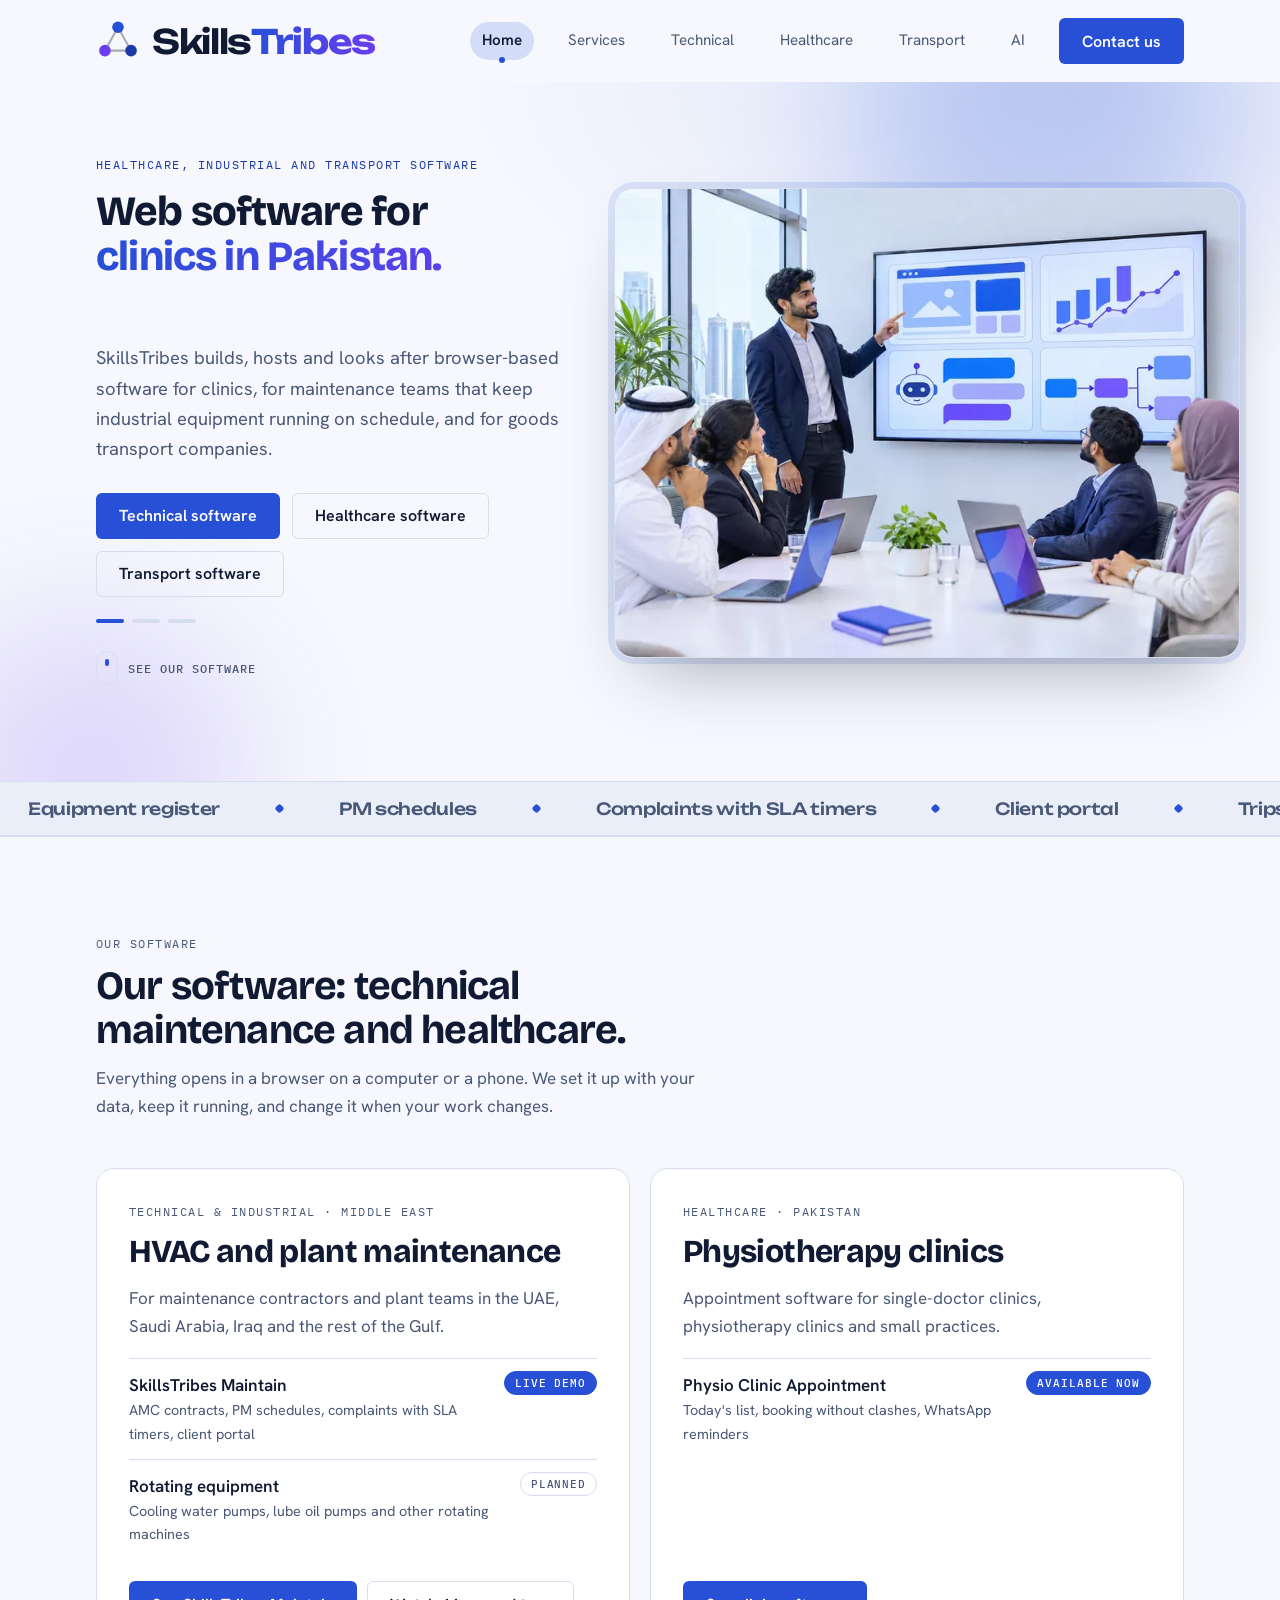
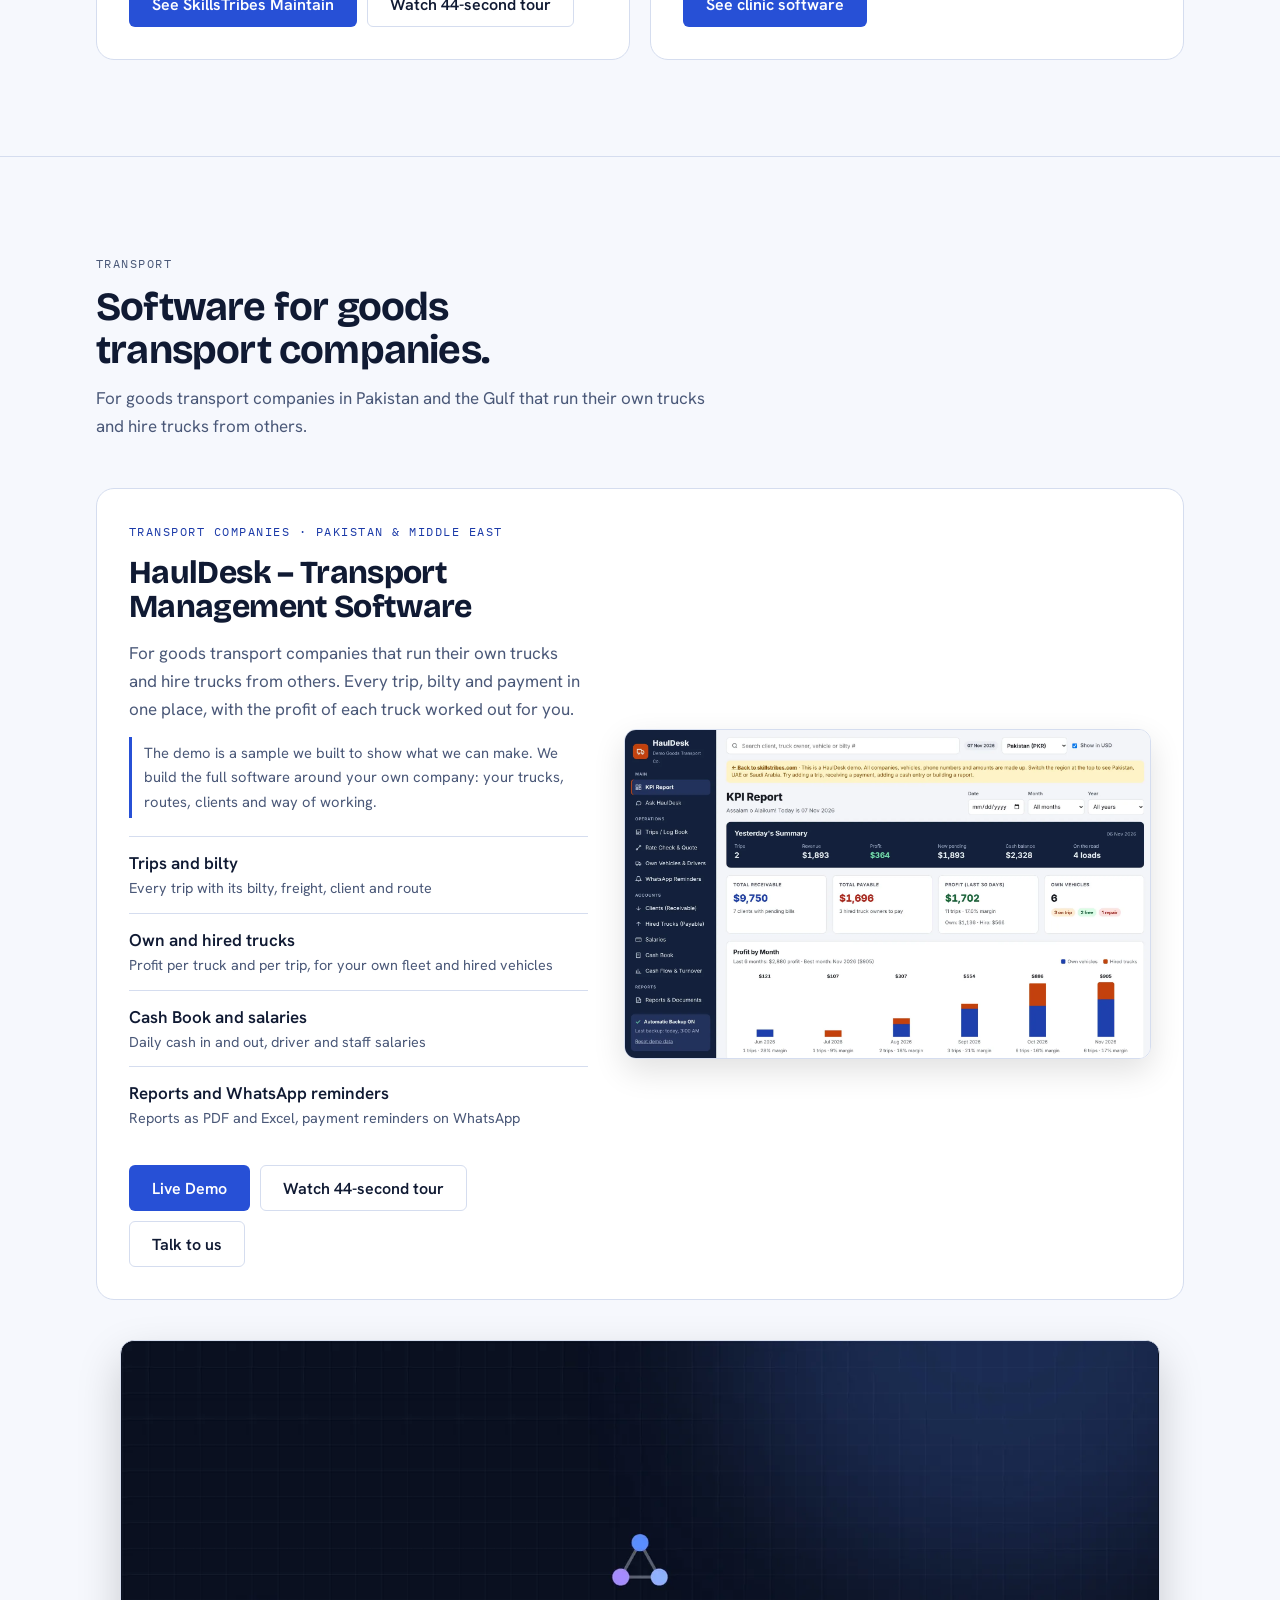
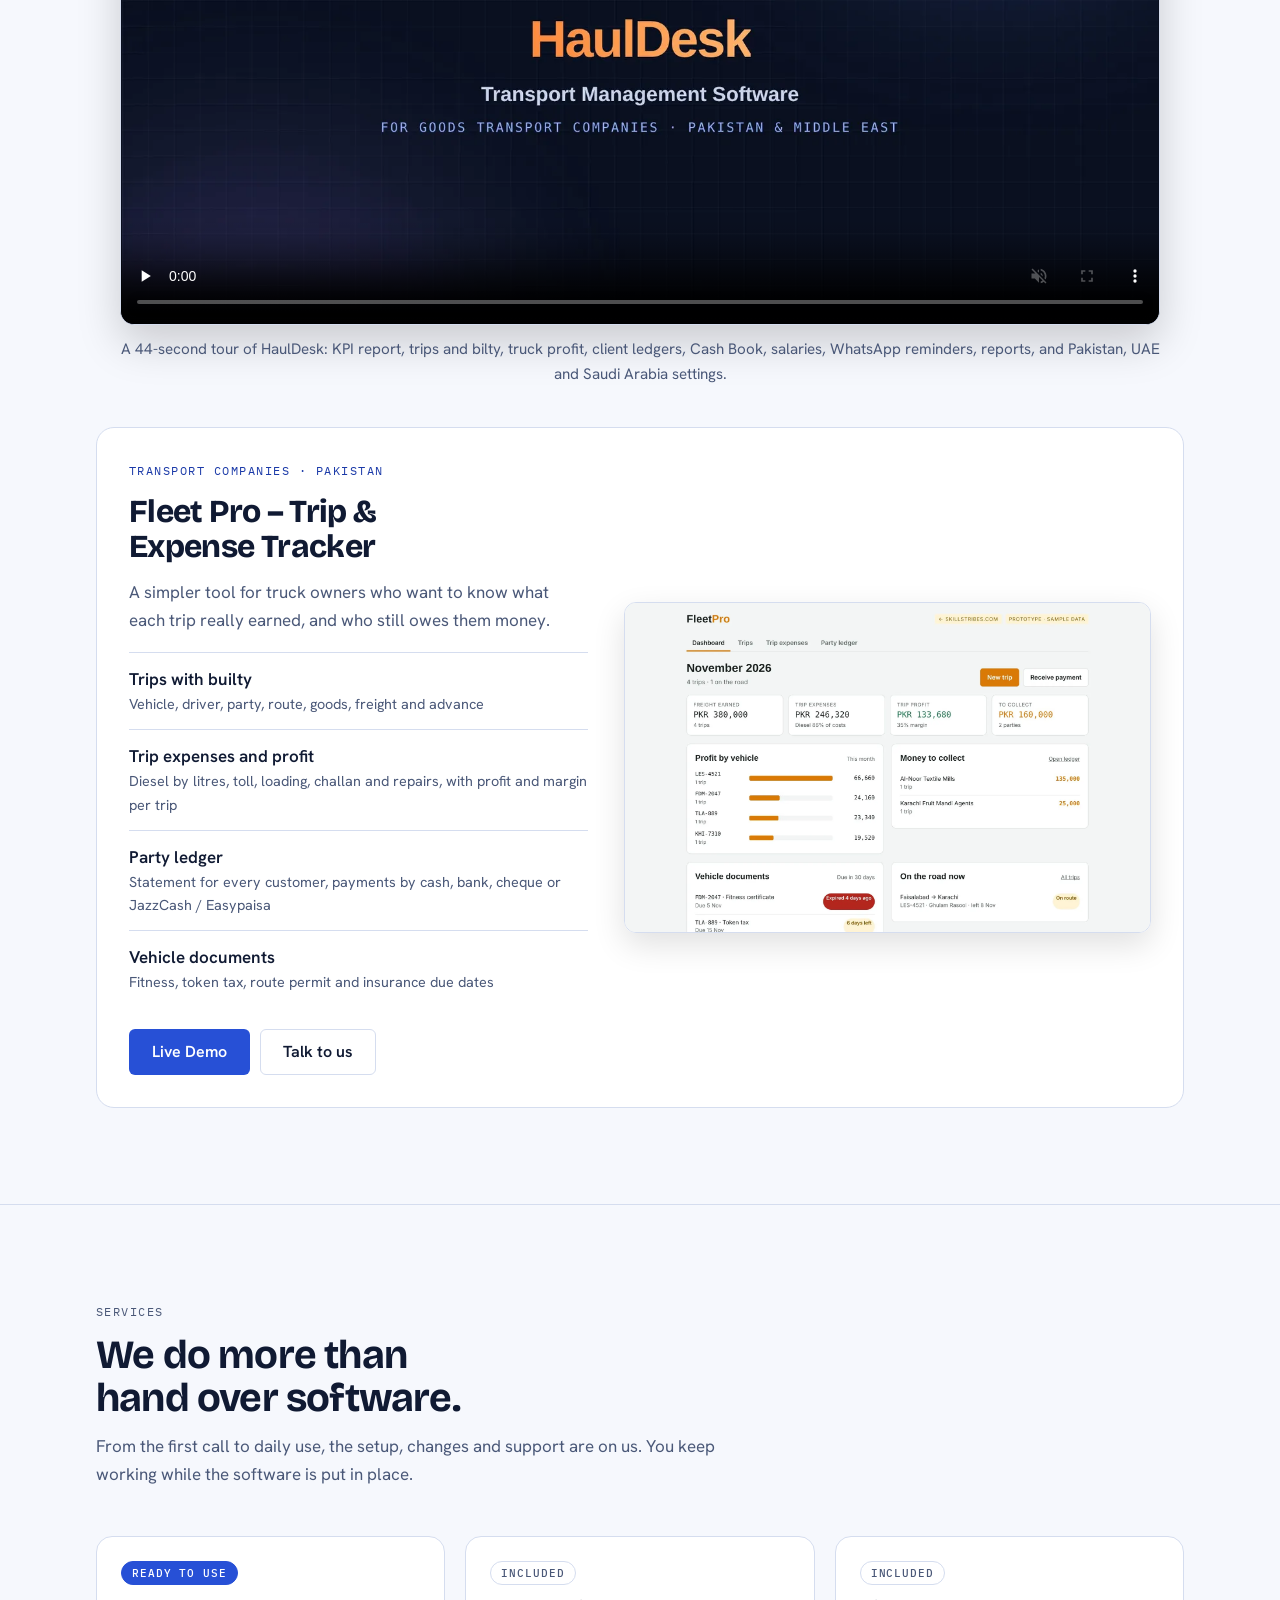
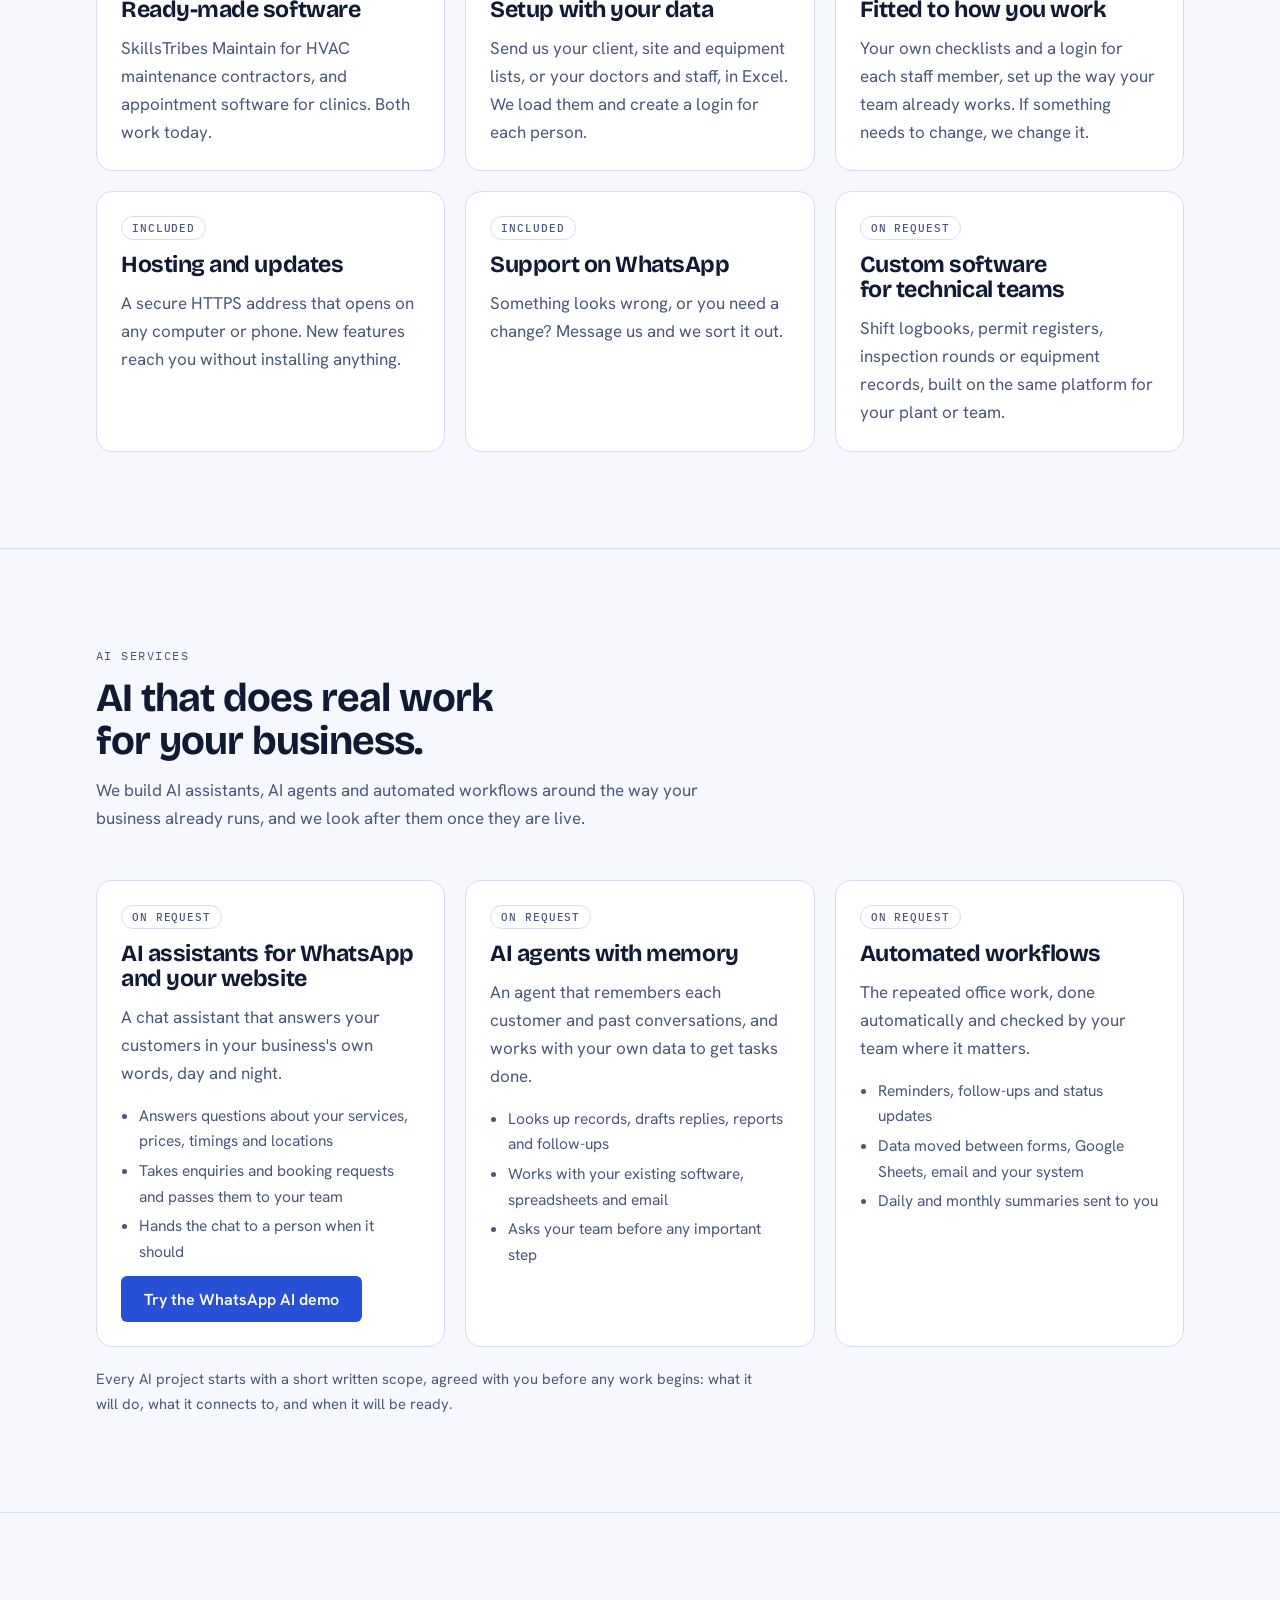
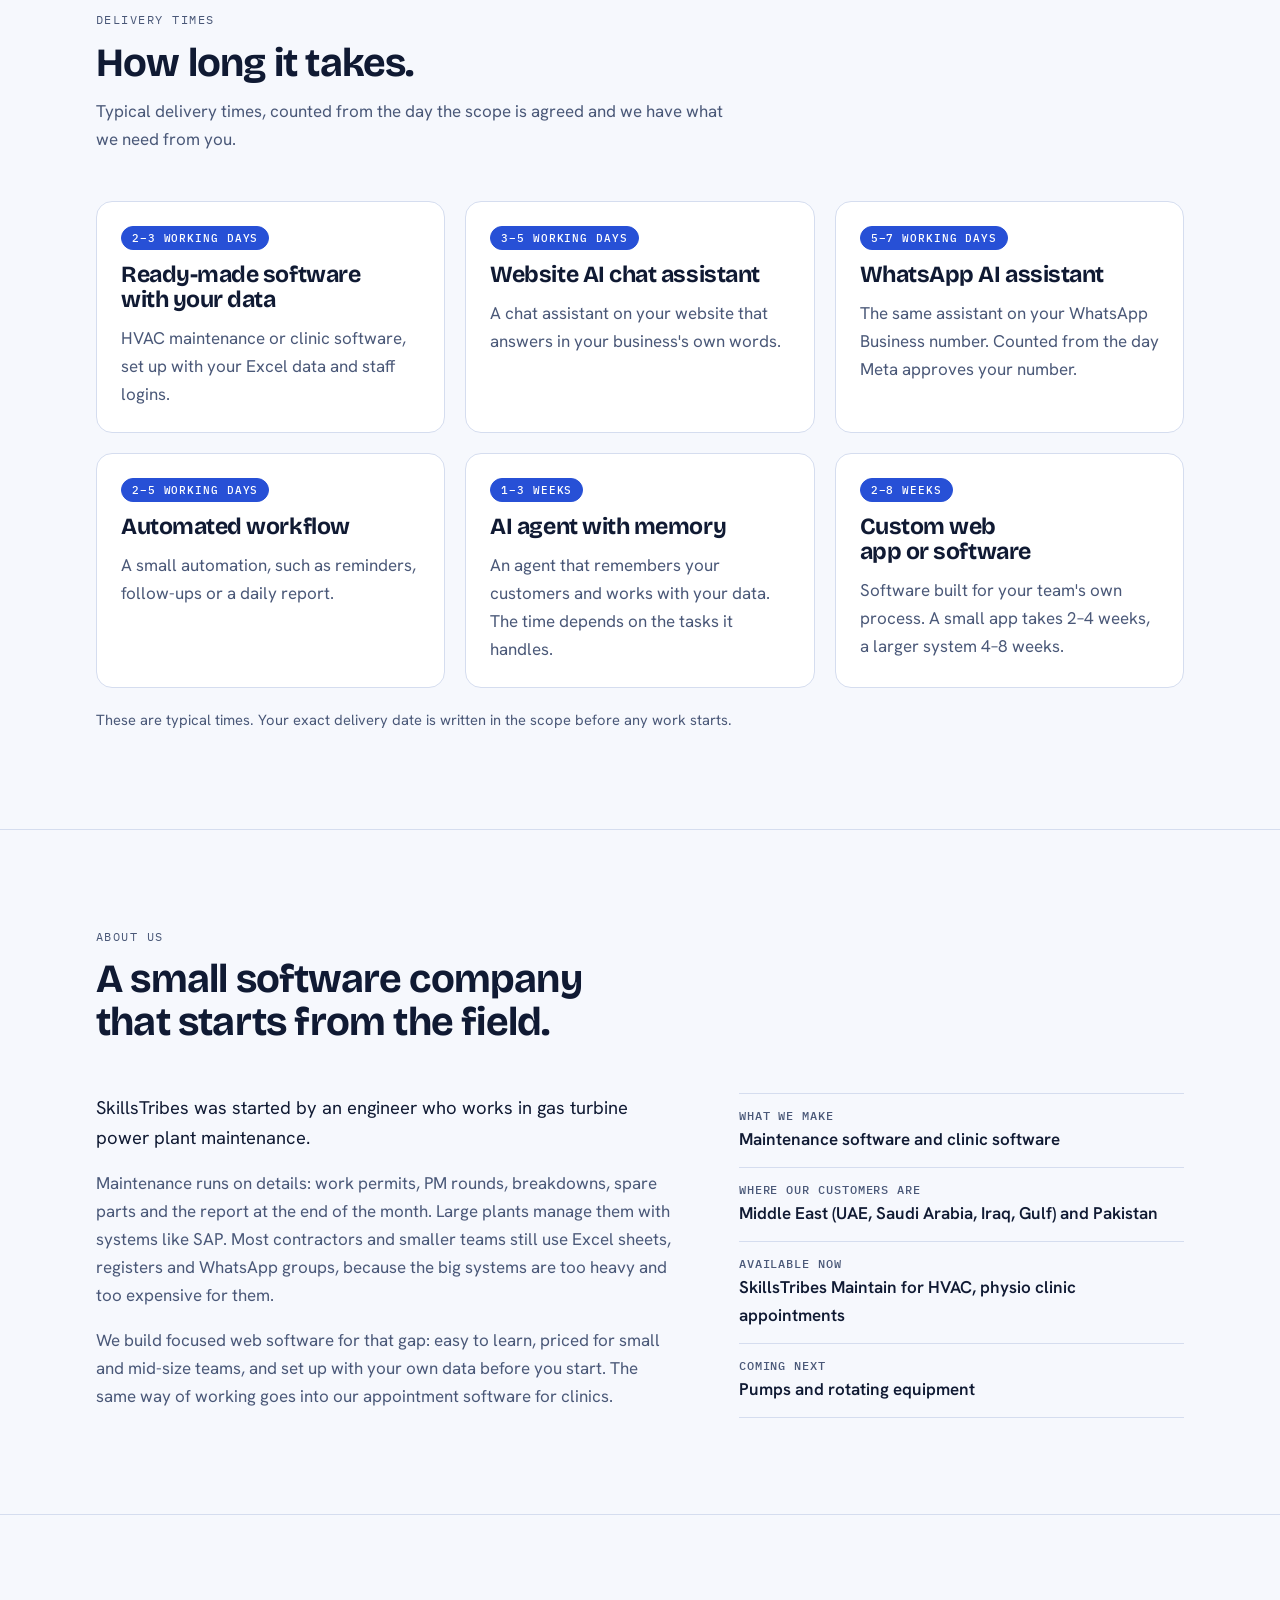
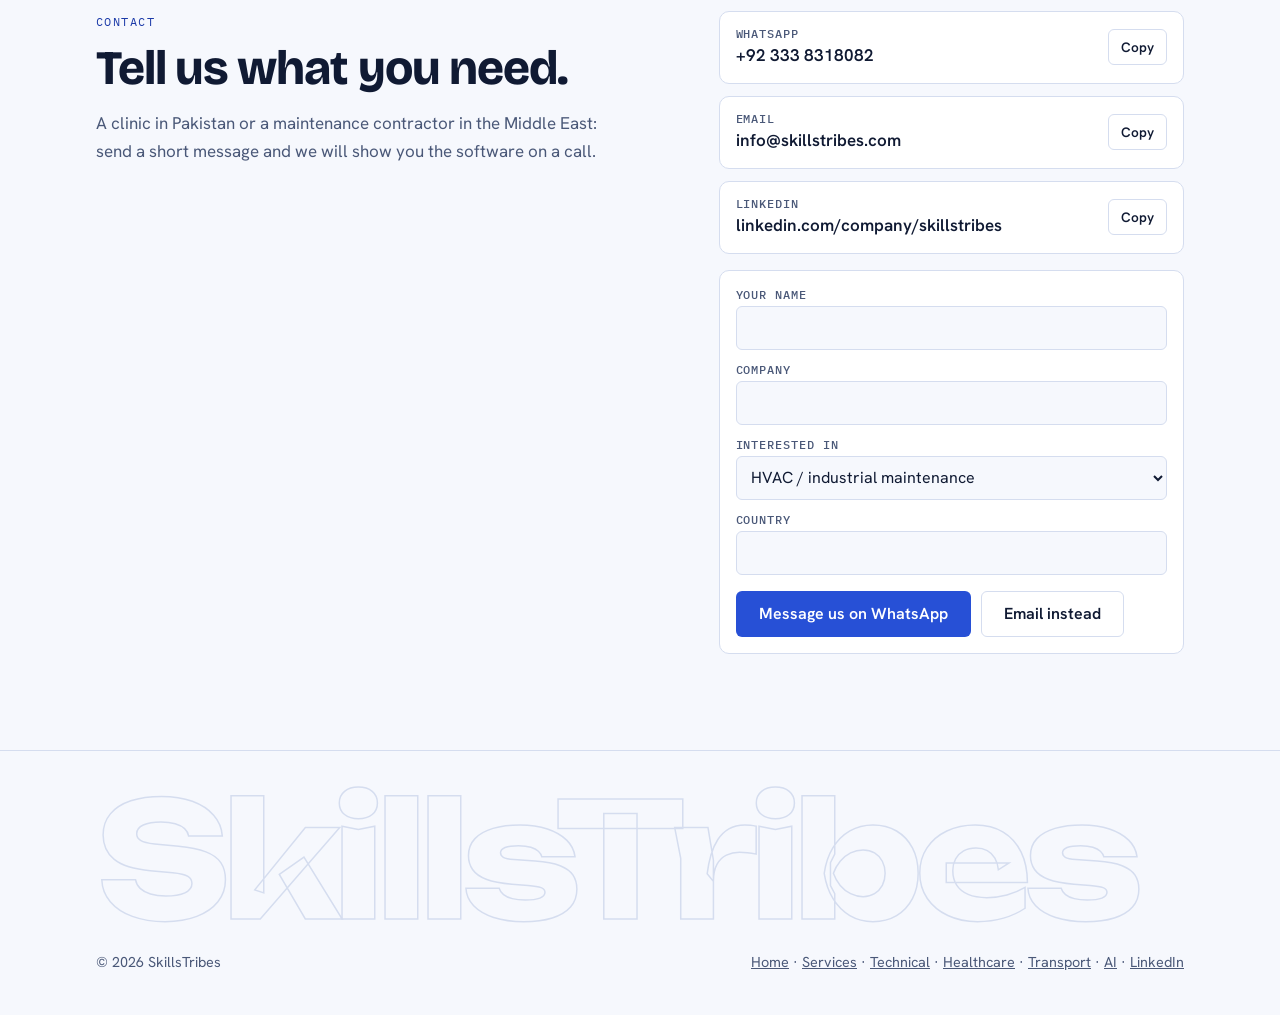
<file: index.html>
<!doctype html>
<html lang="en">
<head>
<meta charset="utf-8">
<meta name="viewport" content="width=device-width, initial-scale=1, viewport-fit=cover">
<title>SkillsTribes | HVAC Maintenance Software and Clinic Software</title>
<meta name="description" content="Maintenance management software (CMMS) for HVAC and industrial contractors in the UAE, Saudi Arabia, Iraq and the Gulf, and appointment software for physiotherapy clinics in Pakistan.">
<meta name="keywords" content="HVAC maintenance software, maintenance management software, CMMS Middle East, AMC software UAE, technical software, industrial maintenance software, clinic appointment software Pakistan, SkillsTribes">
<meta name="robots" content="index, follow, max-image-preview:large">
<meta name="theme-color" content="#0a1020">
<link rel="canonical" href="https://skillstribes.com/">
<link rel="icon" href="data:image/svg+xml,%3Csvg xmlns='http://www.w3.org/2000/svg' viewBox='0 0 32 32'%3E%3Crect width='32' height='32' rx='8' fill='%230a1020'/%3E%3Ccircle cx='16' cy='8' r='4.2' fill='%235b8cff'/%3E%3Ccircle cx='8' cy='23' r='4.2' fill='%23a58bff'/%3E%3Ccircle cx='24' cy='23' r='4.2' fill='%238fb0ff'/%3E%3C/svg%3E">
<meta property="og:type" content="website">
<meta property="og:site_name" content="SkillsTribes">
<meta property="og:title" content="SkillsTribes | HVAC Maintenance Software and Clinic Software">
<meta property="og:description" content="Web software for clinics in Pakistan and for HVAC and industrial maintenance contractors across the Middle East.">
<meta property="og:url" content="https://skillstribes.com/">
<meta name="twitter:card" content="summary">
<script type="application/ld+json">{"@context": "https://schema.org", "@graph": [{"@type": "Organization", "@id": "https://skillstribes.com/#org", "name": "SkillsTribes", "url": "https://skillstribes.com/", "email": "info@skillstribes.com", "sameAs": ["https://www.linkedin.com/company/skillstribes/"], "description": "We build, host and look after web software for physiotherapy clinics in Pakistan, and maintenance software for HVAC and industrial contractors in the Middle East, and transport management software for goods transport companies. We also build AI assistants for WhatsApp and websites, AI agents with memory, and automated workflows.", "areaServed": [{"@type": "Country", "name": "Pakistan"}, {"@type": "Place", "name": "Middle East"}]}, {"@type": "WebSite", "@id": "https://skillstribes.com/#site", "url": "https://skillstribes.com/", "name": "SkillsTribes", "inLanguage": "en", "publisher": {"@id": "https://skillstribes.com/#org"}}]}</script>
<link rel="preconnect" href="https://fonts.googleapis.com">
<link rel="preconnect" href="https://fonts.gstatic.com" crossorigin>
<link rel="stylesheet" href="https://fonts.googleapis.com/css2?family=Bricolage+Grotesque:opsz,wght@12..96,500..800&family=Hanken+Grotesk:wght@400..700&family=IBM+Plex+Mono:wght@400;500&family=Unbounded:wght@500..700&display=swap">
<link rel="stylesheet" href="/assets/site.css?v=20261120c">
</head>
<body>
<header>
  <div class="wrap">
    <a class="brand" href="/" aria-label="SkillsTribes home"><svg class="logo" viewBox="0 0 32 32" width="44" height="44" aria-hidden="true"><g class="orbit"><path d="M16 6 L6.5 23 L25.5 23 Z"/><circle class="c1" cx="16" cy="6" r="4.2"/><circle class="c2" cx="6.5" cy="23" r="4.2"/><circle class="c3" cx="25.5" cy="23" r="4.2"/></g></svg><span>Skills<b>Tribes</b></span></a>
    <nav aria-label="Main">
      <a class="nav-link on" href="/" aria-current="page">Home</a>
      <a class="nav-link" href="#services">Services</a>
      <a class="nav-link" href="/hvac/">Technical</a>
      <a class="nav-link" href="/clinics/">Healthcare</a>
      <a class="nav-link" href="#transport">Transport</a>
      <a class="nav-link" href="#ai">AI</a>
      <a class="btn btn-gold" href="#contact">Contact us</a>
    </nav>
  </div>
</header>

<main id="top">
  <section class="hero">
    <div class="orbs" aria-hidden="true"><i></i><i></i></div>
    <div class="wrap">
      <div class="hero-grid">
        <div class="hero-copy">
        <p class="eyebrow rise">Healthcare, industrial and transport software</p>
        <h1 class="rise d1" style="max-width: 18em;"><span class="vh">Web software for clinics in Pakistan, maintenance teams across the Middle East, and goods transport companies.</span><span aria-hidden="true">Web software for<br><span class="rotator"><span class="grad on">clinics in Pakistan.</span><span class="grad">maintenance teams across the Middle East.</span><span class="grad">goods transport companies.</span></span></span></h1>
        <p class="lead rise d2">SkillsTribes builds, hosts and looks after browser-based software for clinics, for maintenance teams that keep industrial equipment running on schedule, and for goods transport companies.</p>
        <div class="cta-row rise d3">
          <a class="btn btn-gold" href="/hvac/">Technical software</a>
          <a class="btn btn-line" href="/clinics/">Healthcare software</a>
          <a class="btn btn-line" href="#transport">Transport software</a>
        </div>
        <div class="slide-dots rise d3" aria-hidden="true"><button type="button" tabindex="-1" class="on"></button><button type="button" tabindex="-1"></button><button type="button" tabindex="-1"></button></div>
        <a class="scroll-cue rise d3" href="#divisions"><i aria-hidden="true"></i>See our software</a>
        </div>
        <figure class="hero-art hero-photo rise d2">
          <picture>
            <source type="image/webp" srcset="/assets/img/hero-meeting-760.webp 760w, /assets/img/hero-meeting-1200.webp 1200w" sizes="(max-width: 900px) 92vw, 560px">
            <img src="/assets/img/hero-meeting-1200.jpg" srcset="/assets/img/hero-meeting-760.jpg 760w, /assets/img/hero-meeting-1200.jpg 1200w" sizes="(max-width: 900px) 92vw, 560px" width="1200" height="900" alt="A team meeting where a presenter explains a website, a web app dashboard, an AI chat assistant and an automated workflow on a large screen" fetchpriority="high" decoding="async">
          </picture>
        </figure>
      </div>
    </div>
  </section>

  <div class="marquee feats" aria-hidden="true"><div class="track"><span>Equipment register</span><span>PM schedules</span><span>Complaints with SLA timers</span><span>Client portal</span><span>Trips and bilty</span><span>Truck profit</span><span>Cash Book</span><span>Salaries</span><span>Physio clinic appointments</span><span>WhatsApp reminders</span><span>PDF and Excel reports</span><span>Equipment register</span><span>PM schedules</span><span>Complaints with SLA timers</span><span>Client portal</span><span>Trips and bilty</span><span>Truck profit</span><span>Cash Book</span><span>Salaries</span><span>Physio clinic appointments</span><span>WhatsApp reminders</span><span>PDF and Excel reports</span></div></div>

  <section id="divisions">
    <div class="wrap">
      <div class="sec-head">
        <p class="eyebrow">Our software</p>
        <h2>Our software: technical maintenance and healthcare.</h2>
        <p>Everything opens in a browser on a computer or a phone. We set it up with your data, keep it running, and change it when your work changes.</p>
      </div>
      <div class="divisions">
        <article class="division">
          <p class="eyebrow">Technical &amp; industrial · Middle East</p>
          <h3>HVAC and plant maintenance</h3>
          <p>For maintenance contractors and plant teams in the UAE, Saudi Arabia, Iraq and the rest of the Gulf.</p>
          <ul class="products">
            <li><div><b>SkillsTribes Maintain</b><span class="sub">AMC contracts, PM schedules, complaints with SLA timers, client portal</span></div><span class="badge now">Live demo</span></li>
            <li><div><b>Rotating equipment</b><span class="sub">Cooling water pumps, lube oil pumps and other rotating machines</span></div><span class="badge">Planned</span></li>
          </ul>
          <div class="go"><a class="btn btn-gold" href="/hvac/">See SkillsTribes Maintain</a> <a class="btn btn-line" href="/hvac/#tour">Watch 44-second tour</a></div>
        </article>
        <article class="division">
          <p class="eyebrow">Healthcare · Pakistan</p>
          <h3>Physiotherapy clinics</h3>
          <p>Appointment software for single-doctor clinics, physiotherapy clinics and small practices.</p>
          <ul class="products">
            <li><div><b>Physio Clinic Appointment</b><span class="sub">Today's list, booking without clashes, WhatsApp reminders</span></div><span class="badge now">Available now</span></li>
          </ul>
          <div class="go"><a class="btn btn-gold" href="/clinics/">See clinic software</a></div>
        </article>
      </div>
    </div>
  </section>

  <section id="transport">
    <div class="wrap">
      <div class="sec-head">
        <p class="eyebrow">Transport</p>
        <h2>Software for goods transport companies.</h2>
        <p>For goods transport companies in Pakistan and the Gulf that run their own trucks and hire trucks from others.</p>
      </div>
      <div class="divisions">
    <article class="division haul" id="hauldesk">
      <div class="haul-text">
        <p class="eyebrow">Transport companies · Pakistan &amp; Middle East</p>
        <h3>HaulDesk – Transport Management Software</h3>
        <p>For goods transport companies that run their own trucks and hire trucks from others. Every trip, bilty and payment in one place, with the profit of each truck worked out for you.</p>
        <p class="haul-note">The demo is a sample we built to show what we can make. We build the full software around your own company: your trucks, routes, clients and way of working.</p>
        <ul class="products">
          <li><div><b>Trips and bilty</b><span class="sub">Every trip with its bilty, freight, client and route</span></div></li>
          <li><div><b>Own and hired trucks</b><span class="sub">Profit per truck and per trip, for your own fleet and hired vehicles</span></div></li>
          <li><div><b>Cash Book and salaries</b><span class="sub">Daily cash in and out, driver and staff salaries</span></div></li>
          <li><div><b>Reports and WhatsApp reminders</b><span class="sub">Reports as PDF and Excel, payment reminders on WhatsApp</span></div></li>
        </ul>
        <div class="go"><a class="btn btn-gold" href="/hauldesk/demo/" target="_blank" rel="noopener">Live Demo</a> <a class="btn btn-line" href="#hauldesk-tour">Watch 44-second tour</a> <a class="btn btn-line" href="/#contact">Talk to us</a></div>
      </div>
      <a class="haul-shot" href="/hauldesk/demo/" target="_blank" rel="noopener"><img src="/hauldesk/dashboard.webp" width="1800" height="1125" alt="HaulDesk dashboard with trips, truck profit and cash figures" loading="lazy"></a>
    </article>
      </div>
      <div class="tour" id="hauldesk-tour" style="margin-top: clamp(24px, 4vw, 40px); margin-bottom: 0;">
        <video controls muted playsinline preload="none" poster="/hauldesk/tour-poster.webp" width="1920" height="1080">
          <source src="/hauldesk/tour.mp4" type="video/mp4">
        </video>
        <p class="tour-cap">A 44-second tour of HaulDesk: KPI report, trips and bilty, truck profit, client ledgers, Cash Book, salaries, WhatsApp reminders, reports, and Pakistan, UAE and Saudi Arabia settings.</p>
      </div>
      <div class="divisions" style="margin-top: clamp(24px, 4vw, 40px);">
        <article class="division haul" id="fleetpro">
          <div class="haul-text">
            <p class="eyebrow">Transport companies · Pakistan</p>
            <h3>Fleet Pro – Trip &amp; Expense Tracker</h3>
            <p>A simpler tool for truck owners who want to know what each trip really earned, and who still owes them money.</p>
            <ul class="products">
              <li><div><b>Trips with builty</b><span class="sub">Vehicle, driver, party, route, goods, freight and advance</span></div></li>
              <li><div><b>Trip expenses and profit</b><span class="sub">Diesel by litres, toll, loading, challan and repairs, with profit and margin per trip</span></div></li>
              <li><div><b>Party ledger</b><span class="sub">Statement for every customer, payments by cash, bank, cheque or JazzCash / Easypaisa</span></div></li>
              <li><div><b>Vehicle documents</b><span class="sub">Fitness, token tax, route permit and insurance due dates</span></div></li>
            </ul>
            <div class="go"><a class="btn btn-gold" href="/fleetpro/demo/" target="_blank" rel="noopener">Live Demo</a> <a class="btn btn-line" href="/#contact">Talk to us</a></div>
          </div>
          <a class="haul-shot" href="/fleetpro/demo/" target="_blank" rel="noopener"><img src="/fleetpro/dashboard.webp" width="1800" height="1125" alt="Fleet Pro dashboard with freight, trip expenses, profit by vehicle and money to collect" loading="lazy"></a>
        </article>
      </div>
    </div>
  </section>

  <section id="services">
    <div class="wrap">
      <div class="sec-head">
        <p class="eyebrow">Services</p>
        <h2>We do more than hand over software.</h2>
        <p>From the first call to daily use, the setup, changes and support are on us. You keep working while the software is put in place.</p>
      </div>
      <div class="svc-grid svc-3">
        <article class="svc">
          <span class="badge now">Ready to use</span>
          <h3>Ready-made software</h3>
          <p>SkillsTribes Maintain for HVAC maintenance contractors, and appointment software for clinics. Both work today.</p>
        </article>
        <article class="svc">
          <span class="badge">Included</span>
          <h3>Setup with your data</h3>
          <p>Send us your client, site and equipment lists, or your doctors and staff, in Excel. We load them and create a login for each person.</p>
        </article>
        <article class="svc">
          <span class="badge">Included</span>
          <h3>Fitted to how you work</h3>
          <p>Your own checklists and a login for each staff member, set up the way your team already works. If something needs to change, we change it.</p>
        </article>
        <article class="svc">
          <span class="badge">Included</span>
          <h3>Hosting and updates</h3>
          <p>A secure HTTPS address that opens on any computer or phone. New features reach you without installing anything.</p>
        </article>
        <article class="svc">
          <span class="badge">Included</span>
          <h3>Support on WhatsApp</h3>
          <p>Something looks wrong, or you need a change? Message us and we sort it out.</p>
        </article>
        <article class="svc">
          <span class="badge">On request</span>
          <h3>Custom software for technical teams</h3>
          <p>Shift logbooks, permit registers, inspection rounds or equipment records, built on the same platform for your plant or team.</p>
        </article>
      </div>
    </div>
  </section>

  <section id="ai">
    <div class="wrap">
      <div class="sec-head">
        <p class="eyebrow">AI services</p>
        <h2>AI that does real work for your business.</h2>
        <p>We build AI assistants, AI agents and automated workflows around the way your business already runs, and we look after them once they are live.</p>
      </div>
      <div class="svc-grid svc-3">
        <article class="svc">
          <span class="badge">On request</span>
          <h3>AI assistants for WhatsApp and your website</h3>
          <p>A chat assistant that answers your customers in your business's own words, day and night.</p>
          <ul>
            <li>Answers questions about your services, prices, timings and locations</li>
            <li>Takes enquiries and booking requests and passes them to your team</li>
            <li>Hands the chat to a person when it should</li>
          </ul>
          <div class="go"><a class="btn btn-gold" href="/whatsapp-ai/">Try the WhatsApp AI demo</a></div>
        </article>
        <article class="svc">
          <span class="badge">On request</span>
          <h3>AI agents with memory</h3>
          <p>An agent that remembers each customer and past conversations, and works with your own data to get tasks done.</p>
          <ul>
            <li>Looks up records, drafts replies, reports and follow-ups</li>
            <li>Works with your existing software, spreadsheets and email</li>
            <li>Asks your team before any important step</li>
          </ul>
        </article>
        <article class="svc">
          <span class="badge">On request</span>
          <h3>Automated workflows</h3>
          <p>The repeated office work, done automatically and checked by your team where it matters.</p>
          <ul>
            <li>Reminders, follow-ups and status updates</li>
            <li>Data moved between forms, Google Sheets, email and your system</li>
            <li>Daily and monthly summaries sent to you</li>
          </ul>
        </article>
      </div>
      <p class="svc-note">Every AI project starts with a short written scope, agreed with you before any work begins: what it will do, what it connects to, and when it will be ready.</p>
    </div>
  </section>

  <section id="delivery">
    <div class="wrap">
      <div class="sec-head">
        <p class="eyebrow">Delivery times</p>
        <h2>How long it takes.</h2>
        <p>Typical delivery times, counted from the day the scope is agreed and we have what we need from you.</p>
      </div>
      <div class="svc-grid svc-3">
        <article class="svc">
          <span class="badge now">2–3 working days</span>
          <h3>Ready-made software with your data</h3>
          <p>HVAC maintenance or clinic software, set up with your Excel data and staff logins.</p>
        </article>
        <article class="svc">
          <span class="badge now">3–5 working days</span>
          <h3>Website AI chat assistant</h3>
          <p>A chat assistant on your website that answers in your business's own words.</p>
        </article>
        <article class="svc">
          <span class="badge now">5–7 working days</span>
          <h3>WhatsApp AI assistant</h3>
          <p>The same assistant on your WhatsApp Business number. Counted from the day Meta approves your number.</p>
        </article>
        <article class="svc">
          <span class="badge now">2–5 working days</span>
          <h3>Automated workflow</h3>
          <p>A small automation, such as reminders, follow-ups or a daily report.</p>
        </article>
        <article class="svc">
          <span class="badge now">1–3 weeks</span>
          <h3>AI agent with memory</h3>
          <p>An agent that remembers your customers and works with your data. The time depends on the tasks it handles.</p>
        </article>
        <article class="svc">
          <span class="badge now">2–8 weeks</span>
          <h3>Custom web app or software</h3>
          <p>Software built for your team's own process. A small app takes 2–4 weeks, a larger system 4–8 weeks.</p>
        </article>
      </div>
      <p class="svc-note">These are typical times. Your exact delivery date is written in the scope before any work starts.</p>
    </div>
  </section>

  <section id="about">
    <div class="wrap">
      <div class="sec-head">
        <p class="eyebrow">About us</p>
        <h2>A small software company that starts from the field.</h2>
      </div>
      <div class="about">
        <div class="text">
          <p>SkillsTribes was started by an engineer who works in gas turbine power plant maintenance.</p>
          <p>Maintenance runs on details: work permits, PM rounds, breakdowns, spare parts and the report at the end of the month. Large plants manage them with systems like SAP. Most contractors and smaller teams still use Excel sheets, registers and WhatsApp groups, because the big systems are too heavy and too expensive for them.</p>
          <p>We build focused web software for that gap: easy to learn, priced for small and mid-size teams, and set up with your own data before you start. The same way of working goes into our appointment software for clinics.</p>
        </div>
        <ul class="facts">
          <li><small>What we make</small><b>Maintenance software and clinic software</b></li>
          <li><small>Where our customers are</small><b>Middle East (UAE, Saudi Arabia, Iraq, Gulf) and Pakistan</b></li>
          <li><small>Available now</small><b>SkillsTribes Maintain for HVAC, physio clinic appointments</b></li>
          <li><small>Coming next</small><b>Pumps and rotating equipment</b></li>
        </ul>
      </div>
    </div>
  </section>


  <section id="contact">
    <div class="wrap contact">
      <div>
        <p class="eyebrow">Contact</p>
        <h2 style="margin-top: 12px;">Tell us what you need.</h2>
        <p class="lead">A clinic in Pakistan or a maintenance contractor in the Middle East: send a short message and we will show you the software on a call.</p>
      </div>
      <div>
        <div class="reach" id="reach"></div>
        <form class="wa-form" id="wa-form" onsubmit="return false" data-intro="Hello SkillsTribes, I would like to know more about your software." data-subject="Software enquiry">
          <label for="c-name">Your name<input id="c-name" name="name" data-label="Name" autocomplete="name"></label>
          <label for="c-company">Company<input id="c-company" name="company" data-label="Company"></label>
          <label for="c-field">Interested in
            <select id="c-field" name="field" data-label="Interested in">
              <option>HVAC / industrial maintenance</option>
              <option>Physio clinic appointments</option>
              <option>Transport management (HaulDesk)</option>
              <option>Something else</option>
            </select>
          </label>
          <label for="c-country">Country<input id="c-country" name="country" data-label="Country" autocomplete="country-name"></label>
          <div class="btn-row">
            <a class="btn btn-gold" id="wa-go" href="#contact" target="_blank" rel="noopener">Message us on WhatsApp</a>
            <a class="btn btn-line" id="mail-go" href="#contact">Email instead</a>
          </div>
        </form>
      </div>
    </div>
  </section>
</main>

<footer>
  <div class="wrap"><div class="wm-big" aria-hidden="true">SkillsTribes</div></div>
  <div class="wrap">
    <span>&copy; 2026 SkillsTribes</span>
    <span><a href="/">Home</a> · <a href="#services">Services</a> · <a href="/hvac/">Technical</a> · <a href="/clinics/">Healthcare</a> · <a href="#transport">Transport</a> · <a href="#ai">AI</a> · <a href="https://www.linkedin.com/company/skillstribes/" target="_blank" rel="noopener">LinkedIn</a></span>
  </div>
</footer>

<a class="wa-fab" id="wa-fab" href="#contact" target="_blank" rel="noopener">WhatsApp us</a>
<script src="/assets/contact.js?v=20261109"></script>
<script src="/assets/motion.js?v=20261109"></script>
<!-- Cloudflare Web Analytics --><script type='module' src='https://static.cloudflareinsights.com/beacon.min.js' data-cf-beacon='{"token": "8590a0bbf29c44c5a4ed90fbe47d9633"}'></script><!-- End Cloudflare Web Analytics -->
</body>
</html>
</file>
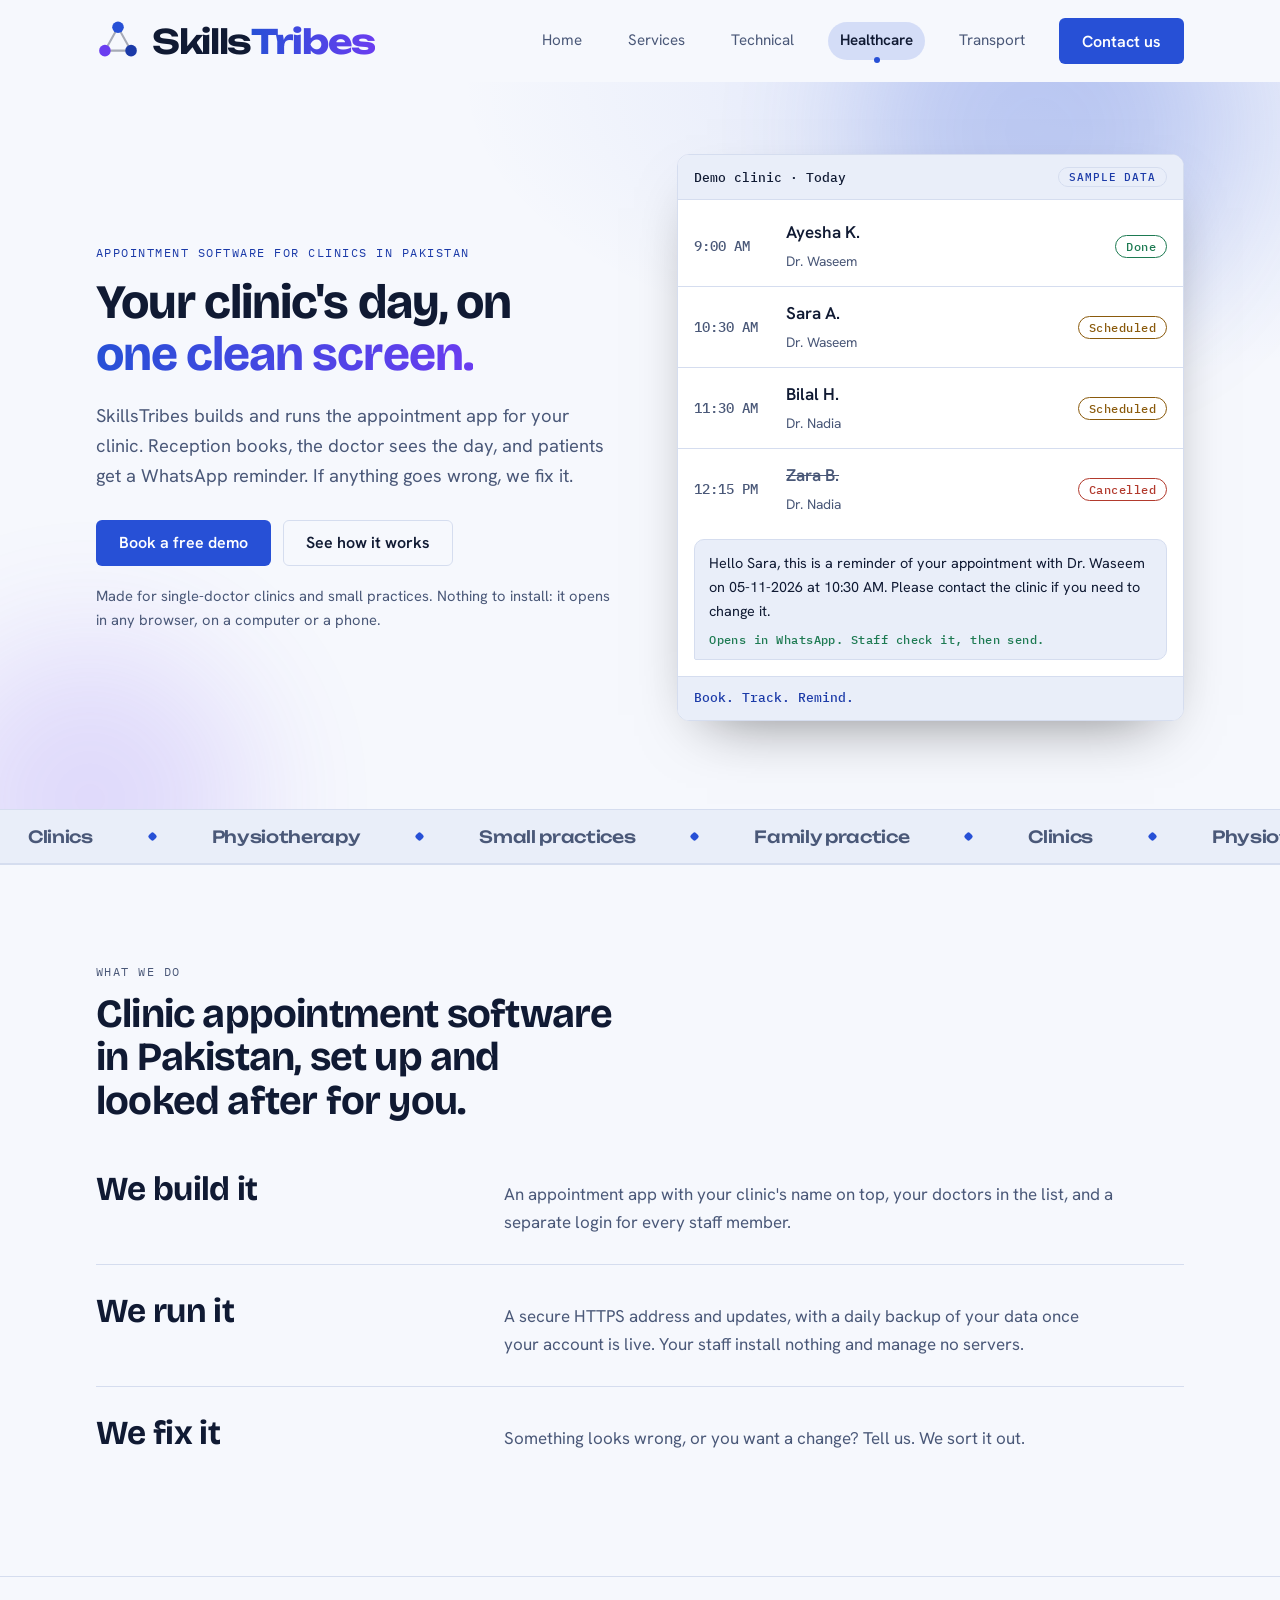
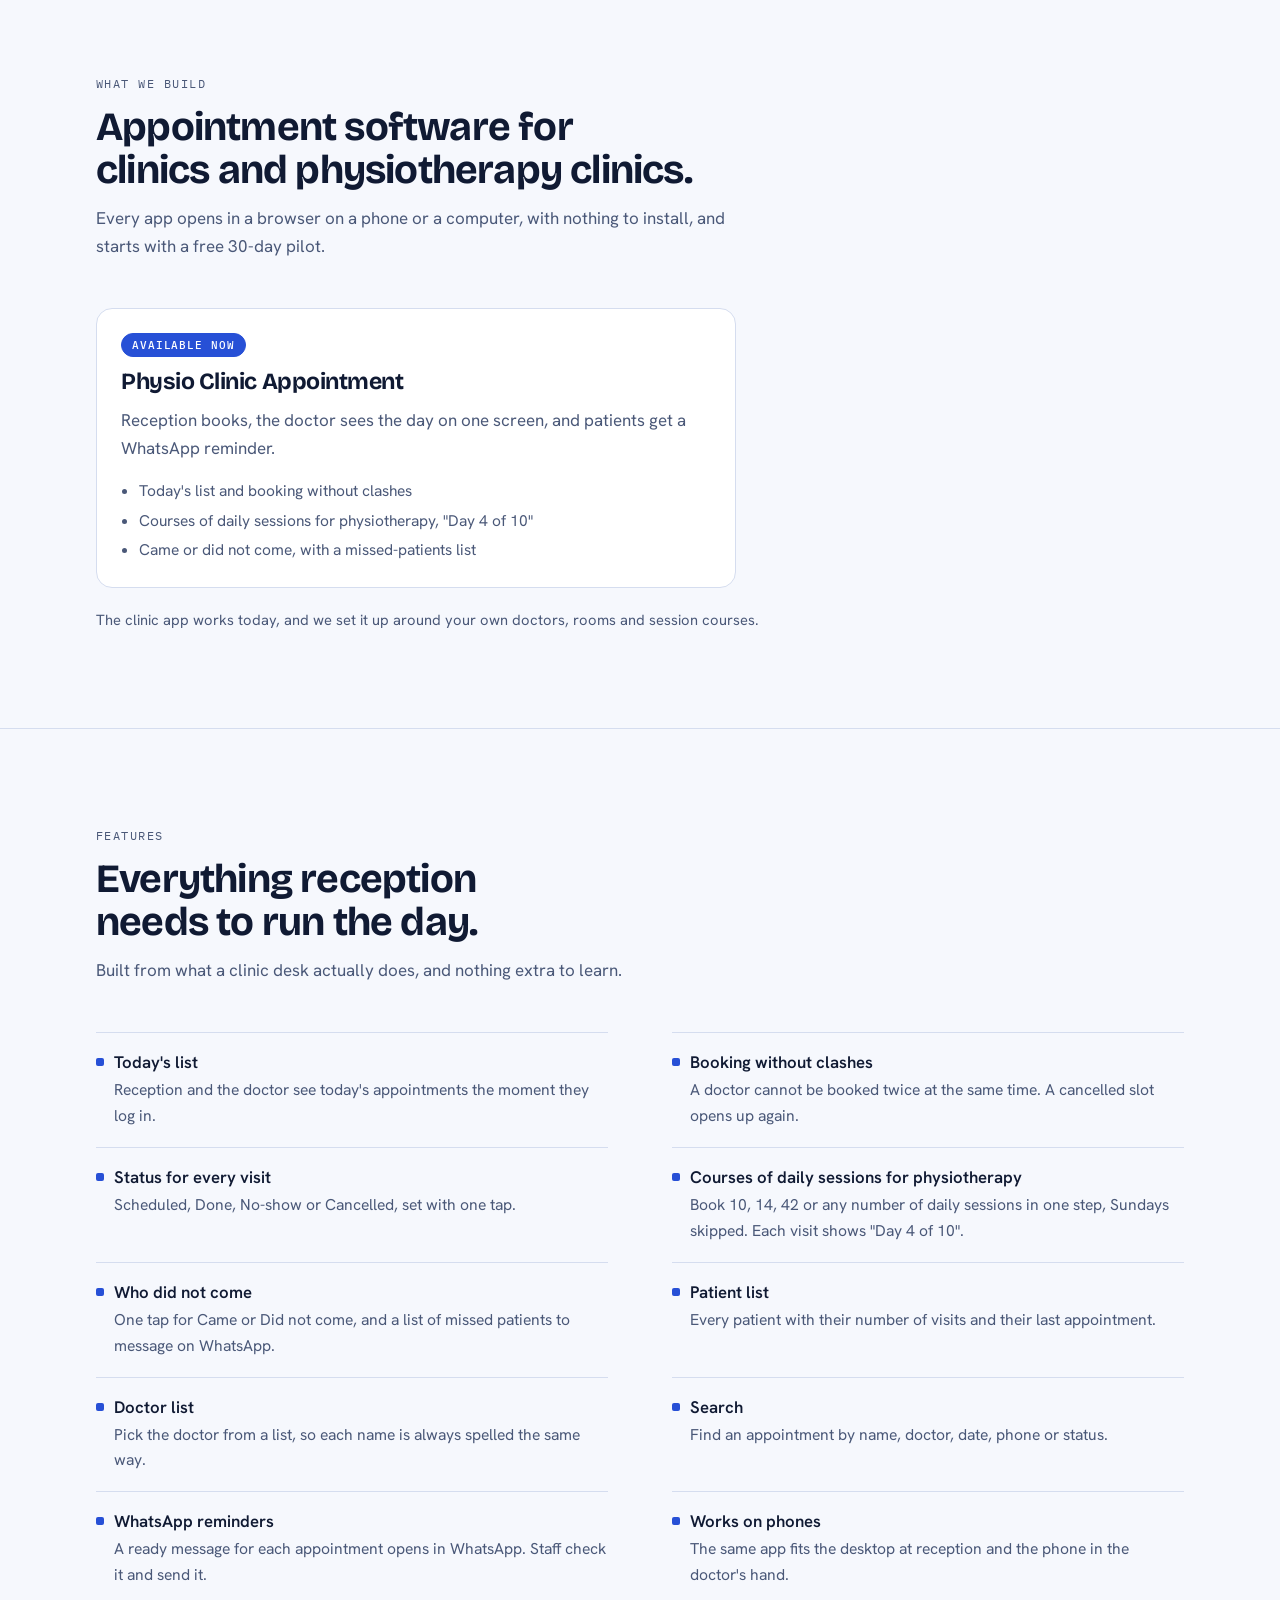
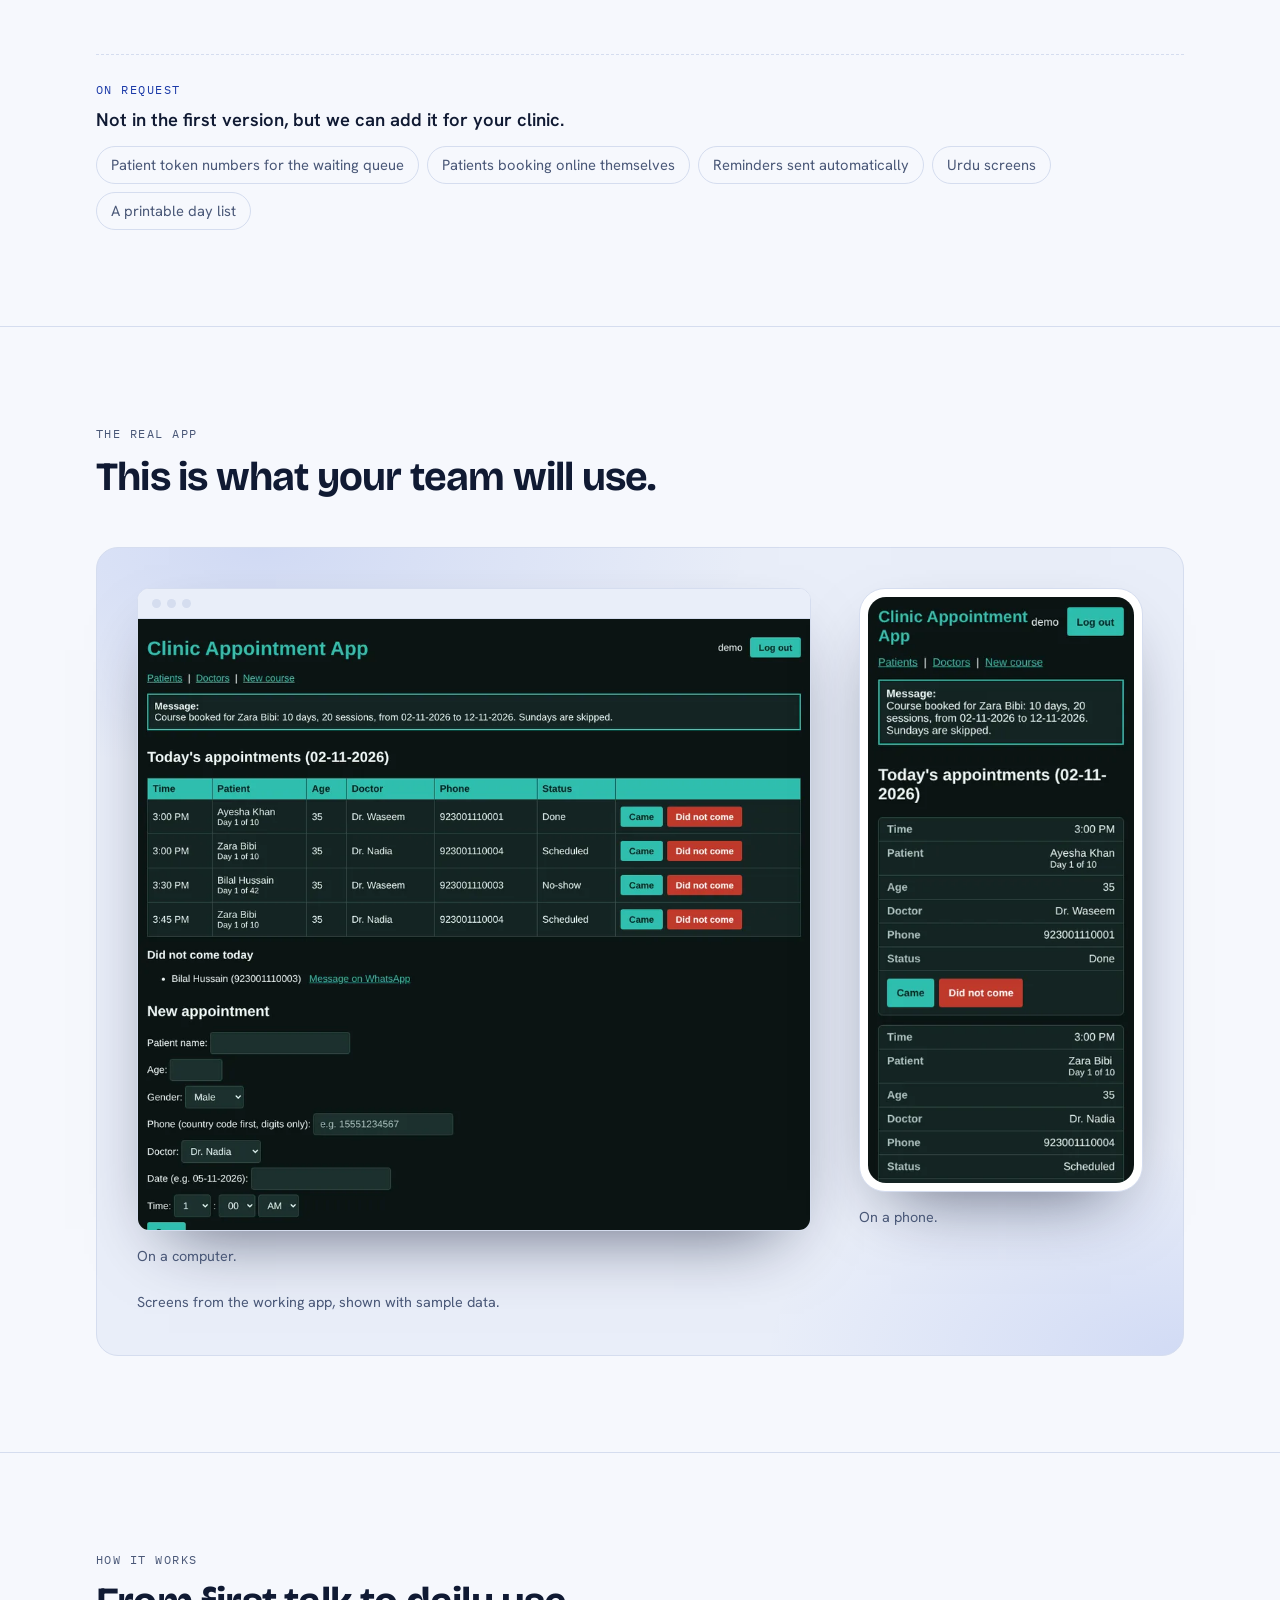
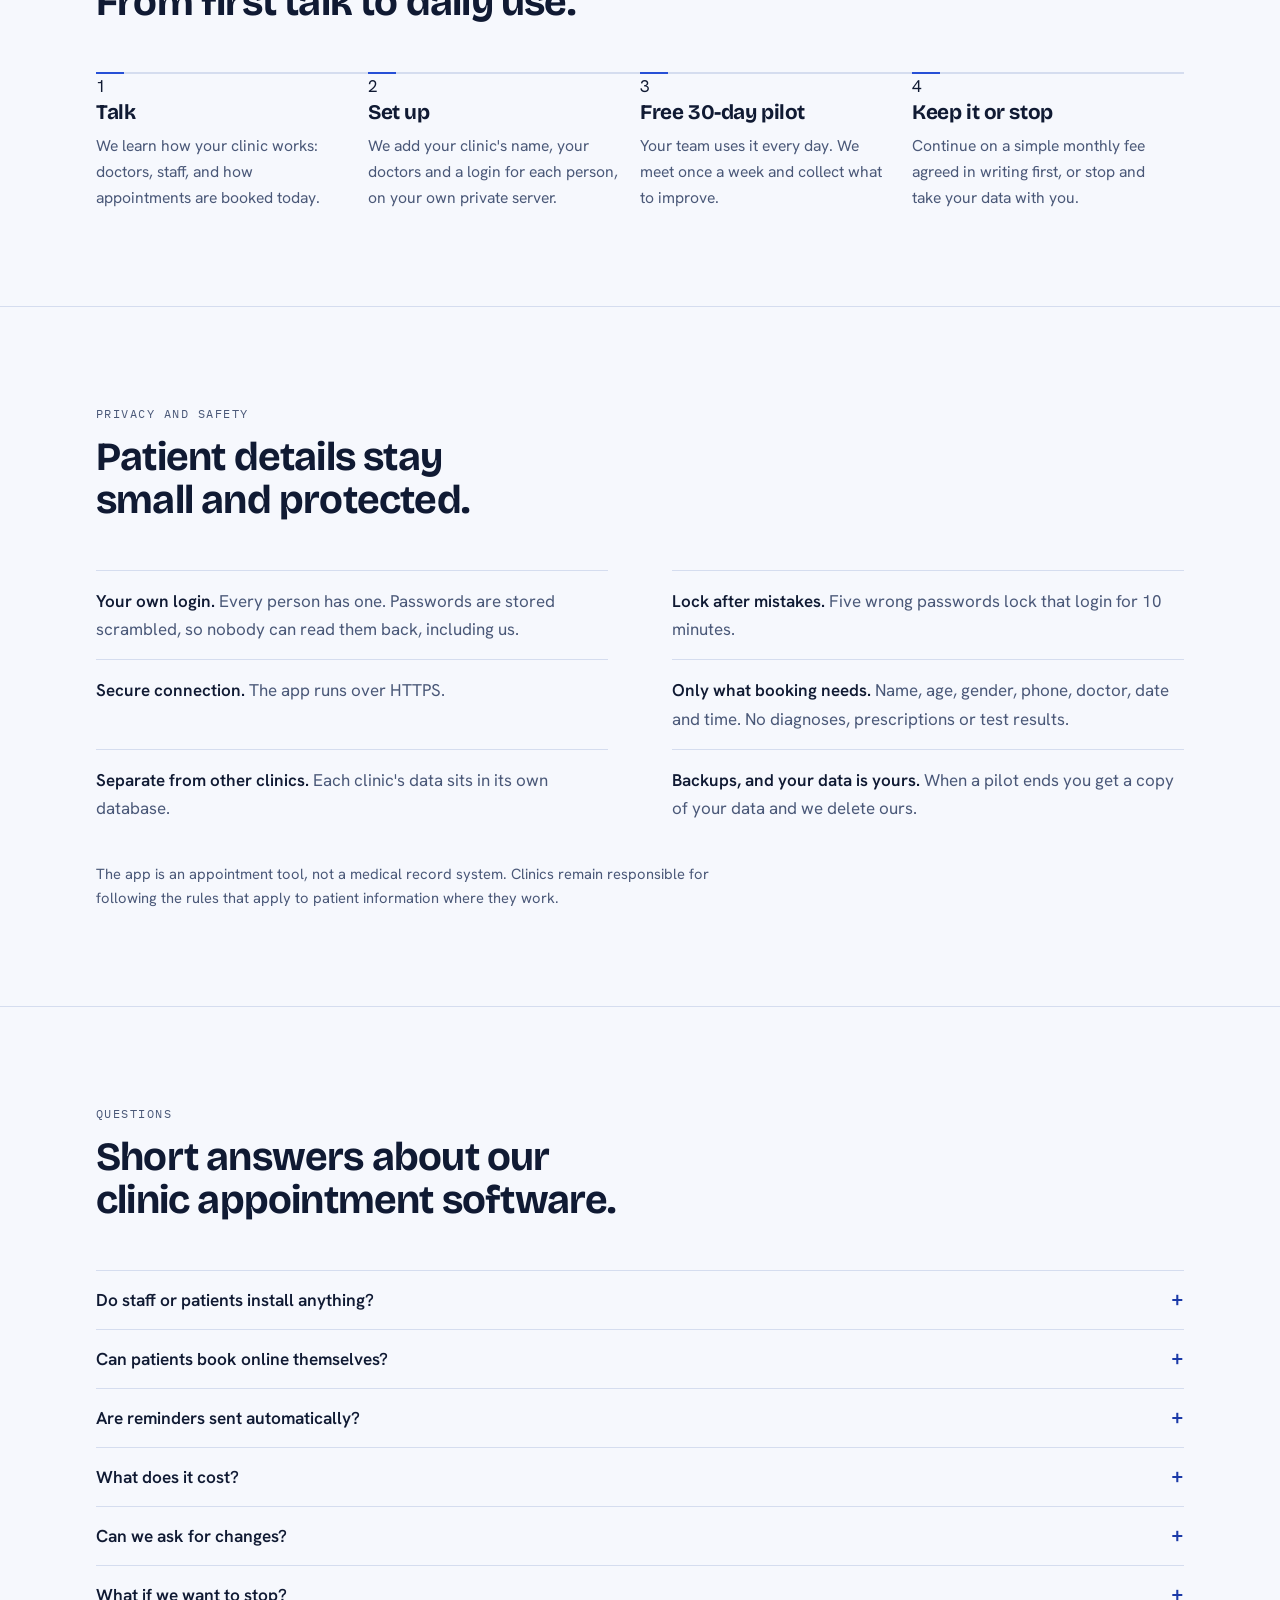
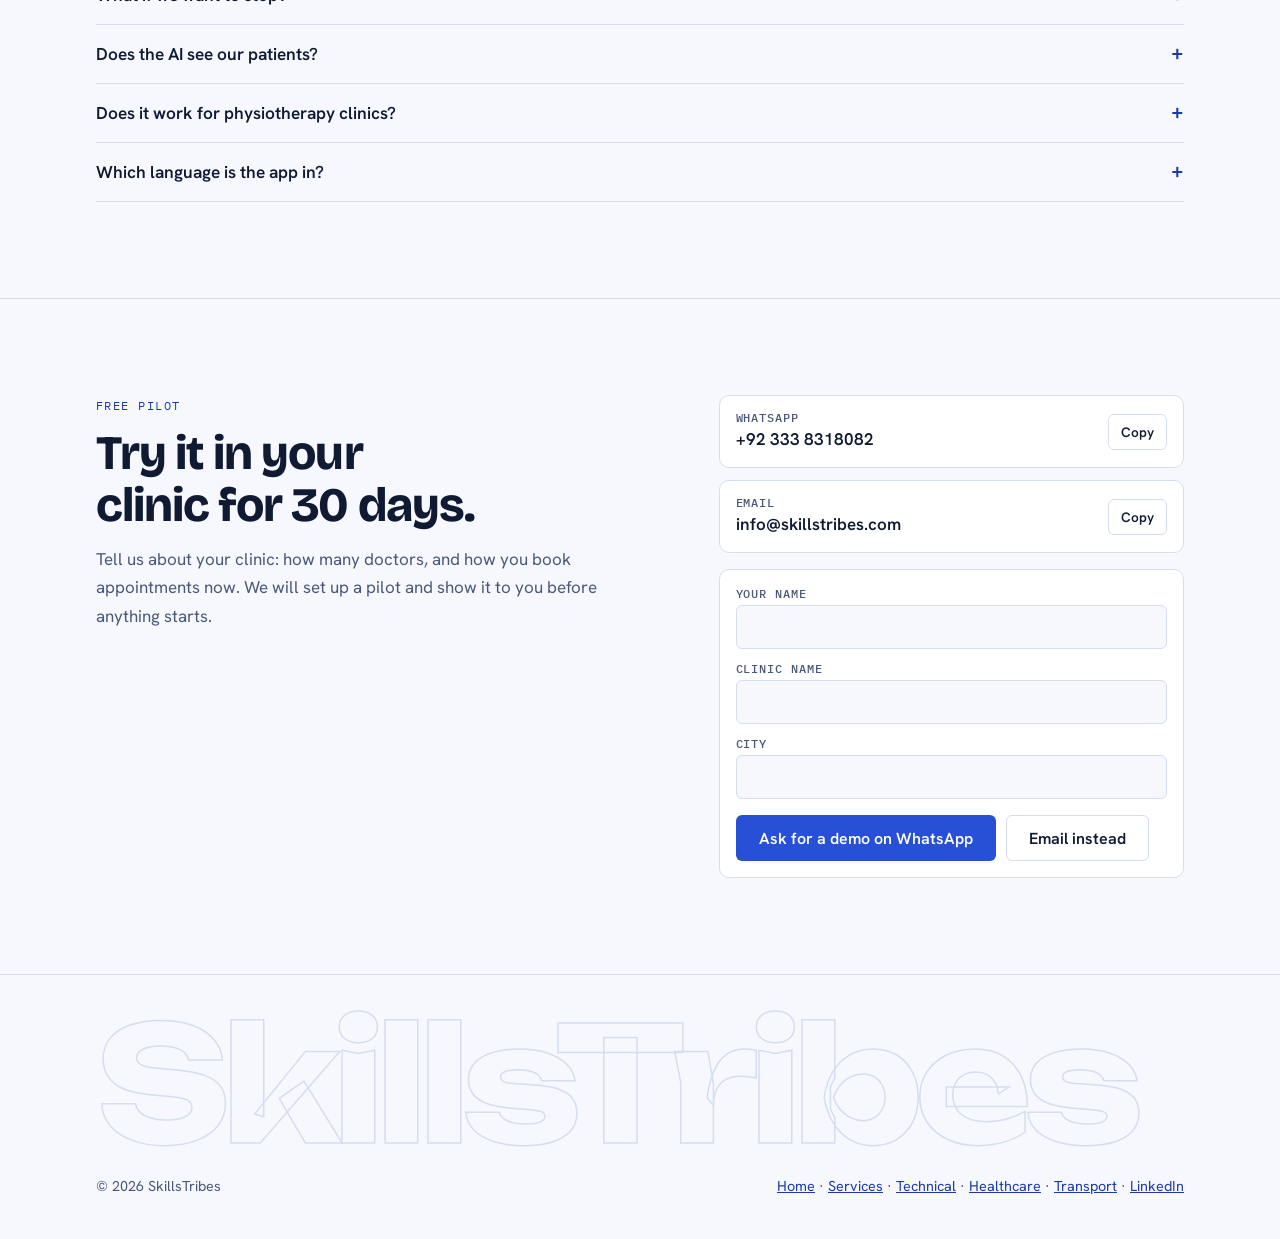
<file: clinics/index.html>
<!doctype html>
<html lang="en">
<head>
<meta charset="utf-8">
<meta name="viewport" content="width=device-width, initial-scale=1">
<title>Clinic Appointment Software in Pakistan | SkillsTribes</title>
<meta name="description" content="Appointment software for clinics and physiotherapy clinics in Pakistan. Daily session courses. Free 30-day trial.">
<meta name="keywords" content="clinic appointment software Pakistan, clinic management software Pakistan, physiotherapy appointment software, physio clinic software Pakistan, WhatsApp appointment reminder, patient appointment app Pakistan, SkillsTribes">
<meta name="robots" content="index, follow, max-image-preview:large">
<meta name="theme-color" content="#0a1020">
<link rel="canonical" href="https://skillstribes.com/clinics/">
<link rel="icon" href="data:image/svg+xml,%3Csvg xmlns='http://www.w3.org/2000/svg' viewBox='0 0 32 32'%3E%3Crect width='32' height='32' rx='8' fill='%230a1020'/%3E%3Ccircle cx='16' cy='8' r='4.2' fill='%235b8cff'/%3E%3Ccircle cx='8' cy='23' r='4.2' fill='%23a58bff'/%3E%3Ccircle cx='24' cy='23' r='4.2' fill='%238fb0ff'/%3E%3C/svg%3E">
<meta property="og:type" content="website">
<meta property="og:site_name" content="SkillsTribes">
<meta property="og:title" content="Clinic Appointment Software in Pakistan | SkillsTribes">
<meta property="og:description" content="Appointment software for clinics and physiotherapy clinics in Pakistan. Daily session courses. Free 30-day trial.">
<meta property="og:url" content="https://skillstribes.com/clinics/">
<meta property="og:locale" content="en_PK">
<meta name="twitter:card" content="summary">
<meta name="twitter:title" content="Clinic Appointment Software in Pakistan | SkillsTribes">
<meta name="twitter:description" content="Appointment software for clinics and physiotherapy clinics in Pakistan. Daily session courses. Free 30-day trial.">
<script type="application/ld+json">{"@context": "https://schema.org", "@graph": [{"@type": "Organization", "@id": "https://skillstribes.com/#org", "name": "SkillsTribes", "url": "https://skillstribes.com/", "email": "info@skillstribes.com", "areaServed": {"@type": "Country", "name": "Pakistan"}, "description": "We build, set up and look after appointment software for clinics and physiotherapy clinics in Pakistan."}, {"@type": "WebSite", "@id": "https://skillstribes.com/#site", "url": "https://skillstribes.com/", "name": "SkillsTribes", "inLanguage": "en", "publisher": {"@id": "https://skillstribes.com/#org"}}, {"@type": "Service", "name": "Clinic appointment software", "serviceType": "Appointment management software", "provider": {"@id": "https://skillstribes.com/#org"}, "areaServed": {"@type": "Country", "name": "Pakistan"}, "audience": {"@type": "Audience", "audienceType": "Clinics, physiotherapy clinics"}}, {"@type": "FAQPage", "@id": "https://skillstribes.com/#faq", "mainEntity": [{"@type": "Question", "name": "Do staff or patients install anything?", "acceptedAnswer": {"@type": "Answer", "text": "No. The app opens in any browser, on a computer or a phone."}}, {"@type": "Question", "name": "Can patients book online themselves?", "acceptedAnswer": {"@type": "Answer", "text": "Not in the first version. Reception books, as it does today. If you want patient self-booking, tell us and we will plan it with you."}}, {"@type": "Question", "name": "Are reminders sent automatically?", "acceptedAnswer": {"@type": "Answer", "text": "The app prepares each reminder and opens it in WhatsApp, and your staff press send, so you stay in control. Automatic sending can be added on request."}}, {"@type": "Question", "name": "What does it cost?", "acceptedAnswer": {"@type": "Answer", "text": "The first 30 days are a free pilot. After that there is a simple monthly fee, which we agree with you in writing before it starts."}}, {"@type": "Question", "name": "Can we ask for changes?", "acceptedAnswer": {"@type": "Answer", "text": "Yes. During the pilot we meet once a week to collect what your team needs, and afterwards you can still ask."}}, {"@type": "Question", "name": "What if we want to stop?", "acceptedAnswer": {"@type": "Answer", "text": "You can stop at any time. You receive a copy of your data and we delete ours."}}, {"@type": "Question", "name": "Does the AI see our patients?", "acceptedAnswer": {"@type": "Answer", "text": "Only if you ask us to switch it on, and even then it never receives patient names or phone numbers. By default it is off."}}, {"@type": "Question", "name": "Does it work for physiotherapy clinics?", "acceptedAnswer": {"@type": "Answer", "text": "Yes. You can book a course of daily sessions in one step, for example 10, 14 or 42 sessions with Sundays skipped, and each visit shows \"Day 4 of 10\". The app does not store diagnoses, medicines or exercises."}}, {"@type": "Question", "name": "Which language is the app in?", "acceptedAnswer": {"@type": "Answer", "text": "English today."}}]}]}</script>
<link rel="preconnect" href="https://fonts.googleapis.com">
<link rel="preconnect" href="https://fonts.gstatic.com" crossorigin>
<link rel="stylesheet" href="https://fonts.googleapis.com/css2?family=Bricolage+Grotesque:opsz,wght@12..96,500..800&family=Hanken+Grotesk:wght@400..700&family=IBM+Plex+Mono:wght@400;500&family=Unbounded:wght@500..700&display=swap">
<style>
  /* Concept: a clinic's day sheet. Black and gold like the app itself, mono for times and statuses. */
  :root {
    color-scheme: dark;
    --bg: #0a1020;
    --bg-2: #0f1830;
    --surface: #131f3b;
    --line: #243357;
    --fg: #eef2fb;
    --muted: #a0acc6;
    --gold: #5b8cff;
    --gold-ink: #8fb0ff;
    --on-gold: #07122e;
    --ok: #62c295;
    --warn: #e6b062;
    --bad: #ec8579;
    --glow: rgba(91, 140, 255, 0.16);
    --accent2: #a58bff;
    --display: "Bricolage Grotesque", "Segoe UI", system-ui, sans-serif;
    --body: "Hanken Grotesk", "Segoe UI", system-ui, sans-serif;
    --mono: "IBM Plex Mono", ui-monospace, "SFMono-Regular", Menlo, Consolas, monospace;
    --brand: "Unbounded", "Bricolage Grotesque", "Segoe UI", system-ui, sans-serif;
  }
  @media (prefers-color-scheme: light) {
    :root:not([data-theme="dark"]) {
      color-scheme: light;
      --bg: #f6f8fd;
      --bg-2: #e9eef9;
      --surface: #ffffff;
      --line: #d5ddef;
      --fg: #101a33;
      --muted: #4a5878;
      --gold: #2750d6;
      --gold-ink: #1b3aa8;
      --on-gold: #ffffff;
      --ok: #1d7a52;
      --warn: #8a5a0c;
      --bad: #b23a2d;
      --glow: rgba(39, 80, 214, 0.12);
      --accent2: #6a3df0;
    }
  }
  :root[data-theme="light"] {
    color-scheme: light;
    --bg: #f6f8fd;
    --bg-2: #e9eef9;
    --surface: #ffffff;
    --line: #d5ddef;
    --fg: #101a33;
    --muted: #4a5878;
    --gold: #2750d6;
    --gold-ink: #1b3aa8;
    --on-gold: #ffffff;
    --ok: #1d7a52;
    --warn: #8a5a0c;
    --bad: #b23a2d;
    --glow: rgba(39, 80, 214, 0.12);
      --accent2: #6a3df0;
  }

  * { box-sizing: border-box; }
  html { scroll-behavior: smooth; }
  body {
    margin: 0;
    background: var(--bg);
    color: var(--fg);
    font-family: var(--body);
    font-size: 1.0625rem;
    line-height: 1.65;
    -webkit-font-smoothing: antialiased;
  }
  a { color: var(--gold-ink); }
  img { display: block; max-width: 100%; height: auto; }
  h1, h2, h3 { font-family: var(--display); line-height: 1.08; letter-spacing: -0.02em; text-wrap: balance; margin: 0; }
  p { margin: 0; }
  :focus-visible { outline: 2px solid var(--gold); outline-offset: 3px; border-radius: 4px; }

  .wrap {
    max-width: 1120px;
    margin: 0 auto;
    padding-left: max(16px, env(safe-area-inset-left, 0px));
    padding-right: max(16px, env(safe-area-inset-right, 0px));
  }
  .eyebrow {
    font-family: var(--mono);
    font-size: 0.78rem;
    letter-spacing: 0.12em;
    text-transform: uppercase;
    color: var(--gold-ink);
  }
  section { padding-block: clamp(48px, 8vw, 96px); border-top: 1px solid var(--line); }
  .sec-head { display: grid; gap: 12px; max-width: 640px; margin-bottom: clamp(28px, 4vw, 48px); }
  .sec-head h2 { font-size: clamp(1.7rem, 3.4vw, 2.5rem); font-weight: 700; }
  .sec-head p { color: var(--muted); }

  /* buttons */
  .btn {
    display: inline-flex; align-items: center; justify-content: center;
    min-height: 46px; padding: 0 22px; border-radius: 6px;
    font: 600 1rem var(--body); text-decoration: none; cursor: pointer;
    border: 1px solid transparent;
    transition: transform 0.15s ease, background 0.15s ease, border-color 0.15s ease;
  }
  .btn-gold { background: var(--gold); color: var(--on-gold); }
  .btn-gold:hover { background: var(--gold-ink); transform: translateY(-1px); }
  .btn-line { border-color: var(--line); color: var(--fg); background: transparent; }
  .btn-line:hover { border-color: var(--gold); }

  /* header */
  header .wrap { display: flex; align-items: center; justify-content: space-between; gap: 16px; padding-block: 18px; }
  .brand { display: inline-flex; align-items: center; gap: 12px; font: 600 2.1rem var(--brand); letter-spacing: -0.04em; color: var(--fg); text-decoration: none; }
  .brand b { font-weight: 700; background: linear-gradient(90deg, var(--gold), var(--accent2)); -webkit-background-clip: text; background-clip: text; color: transparent; }
  .brand-mark { width: 26px; height: 26px; border-radius: 6px; background: var(--gold); display: grid; place-items: center; color: var(--on-gold); font: 700 0.9rem var(--display); }
  nav { display: flex; align-items: center; gap: 22px; }
  nav a.nav-link { color: var(--muted); text-decoration: none; font-size: 0.95rem; }
  nav a.nav-link:hover { color: var(--fg); }
  header { position: sticky; top: 0; z-index: 30; transition: background 0.3s ease, box-shadow 0.3s ease; }
  header.scrolled { background: color-mix(in srgb, var(--bg) 84%, transparent); -webkit-backdrop-filter: blur(12px); backdrop-filter: blur(12px); box-shadow: 0 1px 0 var(--line), 0 10px 30px rgb(0 0 0 / 0.12); }
  header .wrap { transition: padding 0.3s ease; }
  header.scrolled .wrap { padding-block: 12px; }
  nav a.nav-link { position: relative; border-radius: 999px; padding: 6px 12px; }
  nav a.nav-link.on { color: var(--fg); font-weight: 600; background: color-mix(in srgb, var(--gold) 16%, transparent); }
  nav a.nav-link.on::after { content: ""; position: absolute; left: 50%; bottom: -3px; width: 6px; height: 6px; margin-left: -3px; border-radius: 50%; background: var(--gold); animation: navpulse 2.4s ease-in-out infinite; }
  @keyframes navpulse { 0%, 100% { opacity: 1; transform: scale(1); } 50% { opacity: 0.35; transform: scale(0.7); } }
  @media (prefers-reduced-motion: reduce) { nav a.nav-link.on::after { animation: none; } }

  /* hero */
  .hero { border-top: 0; padding-block: clamp(32px, 6vw, 72px) clamp(48px, 7vw, 88px); background: radial-gradient(900px 420px at 85% 0%, var(--glow), transparent 70%); }
  .hero-grid { display: grid; grid-template-columns: minmax(0, 1.02fr) minmax(0, 1fr); gap: clamp(28px, 5vw, 64px); align-items: center; }
  .hero h1 { font-size: clamp(1.9rem, 3.8vw, 3rem); font-weight: 750; margin: 14px 0 20px; }
  .hero .lead { font-size: 1.15rem; color: var(--muted); max-width: 34em; }
  .cta-row { display: flex; flex-wrap: wrap; gap: 12px; margin-top: 28px; }
  .hero-note { margin-top: 18px; font-size: 0.92rem; color: var(--muted); }

  .rise { animation: rise 0.7s cubic-bezier(0.2, 0.7, 0.2, 1) both; }
  .rise.d1 { animation-delay: 0.08s; }
  .rise.d2 { animation-delay: 0.16s; }
  .rise.d3 { animation-delay: 0.24s; }
  @keyframes rise { from { opacity: 0; transform: translateY(10px); } to { opacity: 1; transform: none; } }

  /* demo sheet */
  .sheet { background: var(--surface); border: 1px solid var(--line); border-radius: 12px; overflow: hidden; box-shadow: 0 24px 60px -30px rgba(0, 0, 0, 0.55); }
  .sheet-top { display: flex; align-items: center; justify-content: space-between; gap: 12px; padding: 12px 16px; background: var(--bg-2); border-bottom: 1px solid var(--line); }
  .sheet-title { font: 500 0.82rem var(--mono); color: var(--fg); }
  .sheet-tag { font: 500 0.7rem var(--mono); letter-spacing: 0.08em; text-transform: uppercase; color: var(--gold-ink); border: 1px solid var(--line); border-radius: 999px; padding: 2px 10px; }
  .rows { list-style: none; margin: 0; padding: 6px 0; }
  .row { display: grid; grid-template-columns: 78px minmax(0, 1fr) auto; gap: 14px; align-items: center; padding: 12px 16px; border-bottom: 1px solid var(--line); transition: opacity 0.4s ease, background 1.2s ease; }
  .row:last-child { border-bottom: 0; }
  .row.absent { visibility: hidden; opacity: 0; }
  .row.flash { background: var(--glow); }
  .row .t { font: 500 0.85rem var(--mono); color: var(--muted); white-space: nowrap; }
  .row .who { min-width: 0; }
  .row .who b { display: block; font-weight: 600; overflow-wrap: anywhere; }
  .row .who span { font-size: 0.86rem; color: var(--muted); }
  .row.cancelled .who b { text-decoration: line-through; text-decoration-thickness: 1px; color: var(--muted); }
  .chip { font: 500 0.72rem var(--mono); letter-spacing: 0.04em; border: 1px solid currentColor; border-radius: 999px; padding: 3px 10px; white-space: nowrap; transition: color 0.3s ease; }
  .chip.Scheduled { color: var(--warn); }
  .chip.Done { color: var(--ok); }
  .chip.Cancelled { color: var(--bad); }
  .bubble { margin: 4px 16px 16px; padding: 12px 14px; border-radius: 10px 10px 10px 2px; background: var(--bg-2); border: 1px solid var(--line); font-size: 0.9rem; color: var(--fg); transition: opacity 0.4s ease, transform 0.4s ease; }
  .bubble small { display: block; margin-top: 8px; font: 500 0.72rem var(--mono); color: var(--ok); letter-spacing: 0.04em; }
  .bubble.absent { visibility: hidden; opacity: 0; transform: translateY(6px); }
  .sheet-cap { padding: 12px 16px; border-top: 1px solid var(--line); background: var(--bg-2); font: 500 0.82rem var(--mono); color: var(--gold-ink); min-height: 44px; }

  /* what we do */
  .do-list { display: grid; }
  .do { display: grid; grid-template-columns: minmax(0, 0.8fr) minmax(0, 1.4fr); gap: 20px; padding-block: 28px; border-top: 1px solid var(--line); align-items: baseline; }
  .do:first-child { border-top: 0; padding-top: 0; }
  .do h3 { font-size: clamp(1.5rem, 3vw, 2.1rem); font-weight: 700; }
  .do p { color: var(--muted); max-width: 36em; }

  /* services */
  .svc-grid { display: grid; grid-template-columns: minmax(0, 1fr); gap: 20px; max-width: 640px; }
  .svc { background: var(--surface); border: 1px solid var(--line); border-radius: 16px; padding: 24px; display: flex; flex-direction: column; gap: 12px; min-width: 0; }
  .svc h3 { font-size: 1.45rem; font-weight: 700; }
  .svc p { color: var(--muted); }
  .svc ul { margin: 0; padding-left: 18px; color: var(--muted); font-size: 0.97rem; }
  .svc li { margin-top: 4px; }
  .badge { align-self: flex-start; font: 500 0.7rem var(--mono); letter-spacing: 0.08em; text-transform: uppercase; padding: 4px 10px; border-radius: 999px; border: 1px solid var(--line); color: var(--muted); }
  .badge.now { background: var(--gold); border-color: var(--gold); color: var(--on-gold); }
  .svc-note { margin-top: 20px; font-size: 0.92rem; color: var(--muted); max-width: 46em; }

  /* features */
  .feat { display: grid; grid-template-columns: repeat(2, minmax(0, 1fr)); column-gap: clamp(24px, 5vw, 64px); }
  .feat div { padding-block: 18px; border-top: 1px solid var(--line); min-width: 0; }
  .feat h3 { font: 600 1.05rem var(--body); letter-spacing: 0; display: flex; align-items: center; gap: 10px; }
  .feat h3::before { content: ""; width: 8px; height: 8px; background: var(--gold); border-radius: 2px; flex: none; }
  .feat p { margin-top: 4px; color: var(--muted); font-size: 0.98rem; padding-left: 18px; }

  /* screens */
  .screens { display: grid; grid-template-columns: minmax(0, 1.9fr) minmax(0, 0.8fr); gap: clamp(20px, 4vw, 48px); align-items: start; }
  .stage { position: relative; border: 1px solid var(--line); border-radius: 22px; padding: clamp(16px, 3.5vw, 40px); background:
      radial-gradient(700px 320px at 15% 0%, var(--glow), transparent 70%),
      radial-gradient(600px 300px at 100% 100%, var(--glow), transparent 70%),
      var(--bg-2); }
  .stage .frame, .stage .phone { box-shadow: 0 30px 70px -32px rgba(5, 12, 40, 0.65); }
  .stage .caption { color: var(--muted); }
  .frame { border: 1px solid var(--line); border-radius: 12px; overflow: hidden; background: var(--surface); }
  .frame-bar { display: flex; gap: 6px; padding: 10px 14px; background: var(--bg-2); border-bottom: 1px solid var(--line); }
  .frame-bar i { width: 9px; height: 9px; border-radius: 50%; background: var(--line); }
  .phone { border: 1px solid var(--line); border-radius: 26px; overflow: hidden; background: var(--surface); padding: 8px; }
  .phone img { border-radius: 18px; }
  .caption { margin-top: 14px; font-size: 0.9rem; color: var(--muted); }

  /* how */
  .steps { list-style: none; margin: 0; padding: 0; display: grid; grid-template-columns: repeat(4, minmax(0, 1fr)); gap: 0; counter-reset: step; }
  .steps li { counter-increment: step; padding: 22px 22px 0 0; border-top: 2px solid var(--line); position: relative; min-width: 0; }
  .steps li::before { content: counter(step); position: absolute; top: -2px; left: 0; width: 28px; height: 2px; background: var(--gold); }
  .steps h3 { font-size: 1.3rem; font-weight: 700; margin: 6px 0 8px; }
  .steps p { color: var(--muted); font-size: 0.98rem; }

  /* safety */
  .safe { display: grid; grid-template-columns: repeat(2, minmax(0, 1fr)); gap: 0 clamp(24px, 5vw, 64px); list-style: none; padding: 0; margin: 0; }
  .safe li { padding-block: 16px; border-top: 1px solid var(--line); color: var(--muted); min-width: 0; }
  .safe li b { color: var(--fg); font-weight: 600; }
  .fine { margin-top: 24px; font-size: 0.92rem; color: var(--muted); max-width: 46em; }

  /* faq */
  details { border-top: 1px solid var(--line); padding-block: 18px; }
  details:last-of-type { border-bottom: 1px solid var(--line); }
  summary { cursor: pointer; font: 600 1.08rem var(--body); list-style: none; display: flex; justify-content: space-between; gap: 16px; }
  summary::-webkit-details-marker { display: none; }
  summary::after { content: "+"; font: 500 1.3rem var(--mono); color: var(--gold-ink); line-height: 1; }
  details[open] summary::after { content: "\2212"; }
  details p { margin-top: 10px; color: var(--muted); max-width: 44em; }

  /* contact */
  .contact { display: grid; grid-template-columns: minmax(0, 1.2fr) minmax(0, 1fr); gap: clamp(24px, 5vw, 64px); align-items: start; }
  .contact h2 { font-size: clamp(1.9rem, 4vw, 3rem); font-weight: 750; }
  .contact .lead { margin-top: 14px; color: var(--muted); max-width: 30em; }
  .reach { display: grid; gap: 12px; }
  .reach-row { display: flex; align-items: center; justify-content: space-between; gap: 12px; border: 1px solid var(--line); border-radius: 10px; padding: 14px 16px; background: var(--surface); min-width: 0; }
  .reach-row small { display: block; font: 500 0.72rem var(--mono); letter-spacing: 0.08em; text-transform: uppercase; color: var(--muted); }
  .reach-row span.val { display: block; font-weight: 600; overflow-wrap: anywhere; user-select: all; }
  .reach-row .todo { color: var(--muted); font-weight: 400; font-style: italic; user-select: none; }
  .copy { font: 600 0.85rem var(--body); border: 1px solid var(--line); background: transparent; color: var(--fg); border-radius: 6px; min-height: 36px; padding: 0 12px; cursor: pointer; }
  .copy:hover { border-color: var(--gold); }

  .more { margin-top: clamp(28px, 4vw, 48px); padding-top: 24px; border-top: 1px dashed var(--line); }
  .more h3 { font: 600 1.15rem var(--body); letter-spacing: 0; margin: 8px 0 14px; max-width: 34em; }
  .more ul { list-style: none; margin: 0; padding: 0; display: flex; flex-wrap: wrap; gap: 8px; }
  .more li { border: 1px solid var(--line); border-radius: 999px; padding: 6px 14px; font-size: 0.92rem; color: var(--muted); }
  .wa-form { margin-top: 16px; display: grid; gap: 12px; border: 1px solid var(--line); border-radius: 10px; padding: 16px; background: var(--surface); }
  .wa-form label { display: grid; gap: 4px; font: 500 0.72rem var(--mono); letter-spacing: 0.08em; text-transform: uppercase; color: var(--muted); }
  .wa-form input { font: 400 1rem var(--body); min-height: 44px; padding: 0 12px; border-radius: 6px; border: 1px solid var(--line); background: var(--bg); color: var(--fg); text-transform: none; letter-spacing: 0; min-width: 0; }
  .wa-form .btn-row { display: flex; flex-wrap: wrap; gap: 10px; margin-top: 4px; }
  .wa-fab { display: none; position: fixed; right: max(16px, env(safe-area-inset-right, 0px)); bottom: max(16px, env(safe-area-inset-bottom, 0px)); z-index: 20; min-height: 46px; padding: 0 18px; align-items: center; border-radius: 999px; background: var(--gold); color: var(--on-gold); font: 600 0.95rem var(--body); text-decoration: none; box-shadow: 0 8px 24px -8px rgba(0, 0, 0, 0.5); }
  @media (max-width: 640px) { .wa-fab { display: inline-flex; } main + footer { padding-bottom: 88px; } }
  /* motion and style */
  .logo { flex: none; }
  .logo .orbit { transform-box: view-box; transform-origin: 16px 16px; animation: spin 16s linear infinite; }
  .logo .c1 { fill: var(--gold); } .logo .c2 { fill: var(--accent2); } .logo .c3 { fill: var(--gold-ink); }
  .logo path { stroke: var(--fg); stroke-opacity: 0.35; stroke-width: 1.5; fill: none; }
  @keyframes spin { to { transform: rotate(360deg); } }
  .hero { position: relative; overflow: hidden; }
  .hero .wrap { position: relative; z-index: 1; }
  .orbs i { position: absolute; border-radius: 50%; filter: blur(70px); pointer-events: none; }
  .orbs i:nth-child(1) { width: 380px; height: 380px; background: var(--gold); opacity: 0.2; top: -140px; right: 4%; animation: drift1 18s ease-in-out infinite alternate; }
  .orbs i:nth-child(2) { width: 320px; height: 320px; background: var(--accent2); opacity: 0.16; bottom: -150px; left: -70px; animation: drift2 22s ease-in-out infinite alternate; }
  @keyframes drift1 { to { transform: translate(-70px, 60px) scale(1.18); } }
  @keyframes drift2 { to { transform: translate(90px, -40px) scale(1.2); } }
  .grad { background: linear-gradient(90deg, var(--gold), var(--accent2), var(--gold)); background-size: 200% 100%; -webkit-background-clip: text; background-clip: text; color: transparent; animation: shine 7s linear infinite; }
  @keyframes shine { to { background-position: -200% 0; } }
  .marquee { overflow: hidden; border-block: 1px solid var(--line); background: var(--bg-2); padding-block: 16px; }
  .marquee .track { display: flex; width: max-content; animation: slide 32s linear infinite; }
  .marquee:hover .track { animation-play-state: paused; }
  .marquee span { font: 500 1.05rem var(--brand); letter-spacing: -0.02em; color: var(--muted); padding-inline: 28px; white-space: nowrap; display: inline-flex; align-items: center; gap: 56px; }
  .marquee span::after { content: ""; width: 7px; height: 7px; border-radius: 2px; background: var(--gold); transform: rotate(45deg); }
  @keyframes slide { to { transform: translateX(-50%); } }
  .js .reveal { opacity: 0; transform: translateY(20px); transition: opacity 0.7s cubic-bezier(0.2, 0.7, 0.2, 1), transform 0.7s cubic-bezier(0.2, 0.7, 0.2, 1); }
  .js .reveal.in { opacity: 1; transform: none; }
  .svc, .feat div, .steps li { transition: opacity 0.7s cubic-bezier(0.2, 0.7, 0.2, 1), transform 0.7s cubic-bezier(0.2, 0.7, 0.2, 1), border-color 0.2s ease; }
  .svc:hover { border-color: var(--gold); }
  .wm-big { font: 700 clamp(2.6rem, 12.5vw, 10rem) var(--brand); letter-spacing: -0.05em; line-height: 1; color: transparent; -webkit-text-stroke: 1.5px var(--line); padding-bottom: 12px; width: 100%; overflow: hidden; }
  @media (prefers-reduced-motion: reduce) { .orbs i, .logo .orbit, .marquee .track, .grad { animation: none; } .js .reveal { opacity: 1; transform: none; transition: none; } }
  @media (max-width: 640px) { header .btn, nav .btn { white-space: nowrap; padding-inline: 14px; font-size: 0.9rem; } .brand { font-size: 1.35rem; gap: 9px; } .logo { width: 32px; height: 32px; } }
  footer { border-top: 1px solid var(--line); padding-block: 28px 40px; color: var(--muted); font-size: 0.9rem; }
  footer .wrap { display: flex; flex-wrap: wrap; justify-content: space-between; gap: 8px 24px; }

  @media (max-width: 900px) {
    .svc-grid { grid-template-columns: minmax(0, 1fr); }
    .hero-grid, .contact, .screens { grid-template-columns: minmax(0, 1fr); }
    .steps { grid-template-columns: repeat(2, minmax(0, 1fr)); row-gap: 28px; }
    .screens .phone-col { max-width: 320px; }
  }
  @media (max-width: 640px) {
    nav a.nav-link { display: none; }
    .do { grid-template-columns: minmax(0, 1fr); gap: 8px; }
    .feat, .safe { grid-template-columns: minmax(0, 1fr); }
    .steps { grid-template-columns: minmax(0, 1fr); }
    .row { grid-template-columns: 66px minmax(0, 1fr) auto; gap: 10px; padding: 12px; }
    .cta-row .btn { flex: 1 1 100%; }
  }
  @media (prefers-reduced-motion: reduce) {
    html { scroll-behavior: auto; }
    .rise { animation: none; }
    .row, .bubble, .chip, .btn { transition: none; }
  }

/* phones: keep the menu visible as a scrollable row under the logo */
@media (max-width: 640px) {
  header .wrap { flex-wrap: wrap; row-gap: 10px; }
  header nav { order: 3; width: 100%; overflow-x: auto; gap: 18px; padding-bottom: 4px; scrollbar-width: none; }
  header nav::-webkit-scrollbar { display: none; }
  header nav a.nav-link { display: inline-block; white-space: nowrap; font-size: 0.95rem; }
  header nav .btn { display: none; }
}
</style>
<script>if ("IntersectionObserver" in window && !(window.matchMedia && matchMedia("(prefers-reduced-motion: reduce)").matches)) { document.documentElement.classList.add("js"); }</script>

</head>
<body>
<header>
  <div class="wrap">
    <a class="brand" href="/" aria-label="SkillsTribes home"><svg class="logo" viewBox="0 0 32 32" width="44" height="44" aria-hidden="true"><g class="orbit"><path d="M16 6 L6.5 23 L25.5 23 Z"/><circle class="c1" cx="16" cy="6" r="4.2"/><circle class="c2" cx="6.5" cy="23" r="4.2"/><circle class="c3" cx="25.5" cy="23" r="4.2"/></g></svg><span>Skills<b>Tribes</b></span></a>
    <nav aria-label="Main">
      <a class="nav-link" href="/">Home</a>
      <a class="nav-link" href="/#services">Services</a>
      <a class="nav-link" href="/hvac/">Technical</a>
      <a class="nav-link on" href="/clinics/" aria-current="page">Healthcare</a>
      <a class="nav-link" href="/#transport">Transport</a>
      <a class="btn btn-gold" href="#contact">Contact us</a>
    </nav>
  </div>
</header>

<main id="top">
  <section class="hero">
    <div class="orbs" aria-hidden="true"><i></i><i></i></div>
    <div class="wrap hero-grid">
      <div>
        <p class="eyebrow rise">Appointment software for clinics in Pakistan</p>
        <h1 class="rise d1">Your clinic's day, on <span class="grad">one clean screen.</span></h1>
        <p class="lead rise d2">SkillsTribes builds and runs the appointment app for your clinic. Reception books, the doctor sees the day, and patients get a WhatsApp reminder. If anything goes wrong, we fix it.</p>
        <div class="cta-row rise d3">
          <a class="btn btn-gold" href="#contact">Book a free demo</a>
          <a class="btn btn-line" href="#how">See how it works</a>
        </div>
        <p class="hero-note rise d3">Made for single-doctor clinics and small practices. Nothing to install: it opens in any browser, on a computer or a phone.</p>
      </div>

      <div class="rise d2">
        <div class="sheet" role="img" aria-label="Animated sample of the appointment app: a booking appears, a visit is marked done, and a WhatsApp reminder is prepared.">
          <div class="sheet-top">
            <span class="sheet-title">Demo clinic &middot; Today</span>
            <span class="sheet-tag">Sample data</span>
          </div>
          <ul class="rows" id="rows" aria-hidden="true"></ul>
          <div class="bubble" id="bubble" aria-hidden="true">
            Hello Sara, this is a reminder of your appointment with Dr. Waseem on 05-11-2026 at 10:30 AM. Please contact the clinic if you need to change it.
            <small>Opens in WhatsApp. Staff check it, then send.</small>
          </div>
          <div class="sheet-cap" id="cap" aria-hidden="true">Book. Track. Remind.</div>
        </div>
      </div>
    </div>
  </section>

  <div class="marquee" aria-hidden="true"><div class="track">
    <span>Clinics</span><span>Physiotherapy</span><span>Small practices</span><span>Family practice</span>
    <span>Clinics</span><span>Physiotherapy</span><span>Small practices</span><span>Family practice</span>
    <span>Clinics</span><span>Physiotherapy</span><span>Small practices</span><span>Family practice</span>
    <span>Clinics</span><span>Physiotherapy</span><span>Small practices</span><span>Family practice</span>
  </div></div>

  <section id="what">
    <div class="wrap">
      <div class="sec-head">
        <p class="eyebrow">What we do</p>
        <h2>Clinic appointment software in Pakistan, set up and looked after for you.</h2>
      </div>
      <div class="do-list">
        <div class="do">
          <h3>We build it</h3>
          <p>An appointment app with your clinic's name on top, your doctors in the list, and a separate login for every staff member.</p>
        </div>
        <div class="do">
          <h3>We run it</h3>
          <p>A secure HTTPS address and updates, with a daily backup of your data once your account is live. Your staff install nothing and manage no servers.</p>
        </div>
        <div class="do">
          <h3>We fix it</h3>
          <p>Something looks wrong, or you want a change? Tell us. We sort it out.</p>
        </div>
      </div>
    </div>
  </section>

  <section id="services">
    <div class="wrap">
      <div class="sec-head">
        <p class="eyebrow">What we build</p>
        <h2>Appointment software for clinics and physiotherapy clinics.</h2>
        <p>Every app opens in a browser on a phone or a computer, with nothing to install, and starts with a free 30-day pilot.</p>
      </div>
      <div class="svc-grid">
        <article class="svc">
          <span class="badge now">Available now</span>
          <h3>Physio Clinic Appointment</h3>
          <p>Reception books, the doctor sees the day on one screen, and patients get a WhatsApp reminder.</p>
          <ul>
            <li>Today's list and booking without clashes</li>
            <li>Courses of daily sessions for physiotherapy, "Day 4 of 10"</li>
            <li>Came or did not come, with a missed-patients list</li>
          </ul>
        </article>
      </div>
      <p class="svc-note">The clinic app works today, and we set it up around your own doctors, rooms and session courses.</p>
    </div>
  </section>

  <section id="features">
    <div class="wrap">
      <div class="sec-head">
        <p class="eyebrow">Features</p>
        <h2>Everything reception needs to run the day.</h2>
        <p>Built from what a clinic desk actually does, and nothing extra to learn.</p>
      </div>
      <div class="feat">
        <div><h3>Today's list</h3><p>Reception and the doctor see today's appointments the moment they log in.</p></div>
        <div><h3>Booking without clashes</h3><p>A doctor cannot be booked twice at the same time. A cancelled slot opens up again.</p></div>
        <div><h3>Status for every visit</h3><p>Scheduled, Done, No-show or Cancelled, set with one tap.</p></div>
        <div><h3>Courses of daily sessions for physiotherapy</h3><p>Book 10, 14, 42 or any number of daily sessions in one step, Sundays skipped. Each visit shows "Day 4 of 10".</p></div>
        <div><h3>Who did not come</h3><p>One tap for Came or Did not come, and a list of missed patients to message on WhatsApp.</p></div>
        <div><h3>Patient list</h3><p>Every patient with their number of visits and their last appointment.</p></div>
        <div><h3>Doctor list</h3><p>Pick the doctor from a list, so each name is always spelled the same way.</p></div>
        <div><h3>Search</h3><p>Find an appointment by name, doctor, date, phone or status.</p></div>
        <div><h3>WhatsApp reminders</h3><p>A ready message for each appointment opens in WhatsApp. Staff check it and send it.</p></div>
        <div><h3>Works on phones</h3><p>The same app fits the desktop at reception and the phone in the doctor's hand.</p></div>
      </div>
      <div class="more">
        <p class="eyebrow">On request</p>
        <h3>Not in the first version, but we can add it for your clinic.</h3>
        <ul>
          <li>Patient token numbers for the waiting queue</li>
          <li>Patients booking online themselves</li>
          <li>Reminders sent automatically</li>
          <li>Urdu screens</li>
          <li>A printable day list</li>
        </ul>
      </div>
    </div>
  </section>

  <section id="screens">
    <div class="wrap">
      <div class="sec-head">
        <p class="eyebrow">The real app</p>
        <h2>This is what your team will use.</h2>
      </div>
      <div class="stage">
      <div class="screens">
        <div>
          <div class="frame">
            <div class="frame-bar" aria-hidden="true"><i></i><i></i><i></i></div>
            <img src="[data-uri]" width="1000" height="909" alt="The appointment app on a computer: today's appointments with Day 1 of 10 labels, Came and Did not come buttons, and a list of patients who did not come." loading="lazy">
          </div>
          <p class="caption">On a computer.</p>
        </div>
        <div class="phone-col">
          <div class="phone">
            <img src="[data-uri]" width="360" height="794" alt="The same app on a phone, with each appointment shown as a card." loading="lazy">
          </div>
          <p class="caption">On a phone.</p>
        </div>
      </div>
      <p class="caption" style="margin-top: 22px;">Screens from the working app, shown with sample data.</p>
      </div>
    </div>
  </section>

  <section id="how">
    <div class="wrap">
      <div class="sec-head">
        <p class="eyebrow">How it works</p>
        <h2>From first talk to daily use.</h2>
      </div>
      <ol class="steps">
        <li><h3>Talk</h3><p>We learn how your clinic works: doctors, staff, and how appointments are booked today.</p></li>
        <li><h3>Set up</h3><p>We add your clinic's name, your doctors and a login for each person, on your own private server.</p></li>
        <li><h3>Free 30-day pilot</h3><p>Your team uses it every day. We meet once a week and collect what to improve.</p></li>
        <li><h3>Keep it or stop</h3><p>Continue on a simple monthly fee agreed in writing first, or stop and take your data with you.</p></li>
      </ol>
    </div>
  </section>

  <section id="safety">
    <div class="wrap">
      <div class="sec-head">
        <p class="eyebrow">Privacy and safety</p>
        <h2>Patient details stay small and protected.</h2>
      </div>
      <ul class="safe">
        <li><b>Your own login.</b> Every person has one. Passwords are stored scrambled, so nobody can read them back, including us.</li>
        <li><b>Lock after mistakes.</b> Five wrong passwords lock that login for 10 minutes.</li>
        <li><b>Secure connection.</b> The app runs over HTTPS.</li>
        <li><b>Only what booking needs.</b> Name, age, gender, phone, doctor, date and time. No diagnoses, prescriptions or test results.</li>
        <li><b>Separate from other clinics.</b> Each clinic's data sits in its own database.</li>
        <li><b>Backups, and your data is yours.</b> When a pilot ends you get a copy of your data and we delete ours.</li>
      </ul>
      <p class="fine">The app is an appointment tool, not a medical record system. Clinics remain responsible for following the rules that apply to patient information where they work.</p>
    </div>
  </section>

  <section id="faq">
    <div class="wrap">
      <div class="sec-head">
        <p class="eyebrow">Questions</p>
        <h2>Short answers about our clinic appointment software.</h2>
      </div>
      <div>
        <details><summary>Do staff or patients install anything?</summary><p>No. The app opens in any browser, on a computer or a phone.</p></details>
        <details><summary>Can patients book online themselves?</summary><p>Not in the first version. Reception books, as it does today. If you want patient self-booking, tell us and we will plan it with you.</p></details>
        <details><summary>Are reminders sent automatically?</summary><p>The app prepares each reminder and opens it in WhatsApp, and your staff press send, so you stay in control. Automatic sending can be added on request.</p></details>
        <details><summary>What does it cost?</summary><p>The first 30 days are a free pilot. After that there is a simple monthly fee, which we agree with you in writing before it starts.</p></details>
        <details><summary>Can we ask for changes?</summary><p>Yes. During the pilot we meet once a week to collect what your team needs, and afterwards you can still ask.</p></details>
        <details><summary>What if we want to stop?</summary><p>You can stop at any time. You receive a copy of your data and we delete ours.</p></details>
        <details><summary>Does the AI see our patients?</summary><p>Only if you ask us to switch it on, and even then it never receives patient names or phone numbers. By default it is off.</p></details>
        <details><summary>Does it work for physiotherapy clinics?</summary><p>Yes. You can book a course of daily sessions in one step, for example 10, 14 or 42 sessions with Sundays skipped, and each visit shows "Day 4 of 10". The app does not store diagnoses, medicines or exercises.</p></details>
        <details><summary>Which language is the app in?</summary><p>English today.</p></details>
      </div>
    </div>
  </section>

  <section id="contact">
    <div class="wrap contact">
      <div>
        <p class="eyebrow">Free pilot</p>
        <h2 style="margin-top: 12px;">Try it in your clinic for 30 days.</h2>
        <p class="lead">Tell us about your clinic: how many doctors, and how you book appointments now. We will set up a pilot and show it to you before anything starts.</p>
      </div>
      <div>
        <div class="reach" id="reach"></div>
        <form class="wa-form" id="wa-form" onsubmit="return false">
          <label>Your name<input name="name" autocomplete="name"></label>
          <label>Clinic name<input name="clinic"></label>
          <label>City<input name="city" autocomplete="address-level2"></label>
          <div class="btn-row">
            <a class="btn btn-gold" id="wa-go" href="#contact" target="_blank" rel="noopener">Ask for a demo on WhatsApp</a>
            <a class="btn btn-line" id="mail-go" href="#contact">Email instead</a>
          </div>
        </form>
      </div>
    </div>
  </section>
</main>

<footer>
  <div class="wrap"><div class="wm-big" aria-hidden="true">SkillsTribes</div></div>
  <div class="wrap">
    <span>&copy; 2026 SkillsTribes</span>
    <span><a href="/">Home</a> · <a href="/#services">Services</a> · <a href="/hvac/">Technical</a> · <a href="/clinics/">Healthcare</a> · <a href="/#transport">Transport</a> · <a href="https://www.linkedin.com/company/skillstribes/" target="_blank" rel="noopener">LinkedIn</a></span>
  </div>
</footer>

<a class="wa-fab" id="wa-fab" href="#contact" target="_blank" rel="noopener">WhatsApp us</a>

<script>
(function () {
  if (!document.documentElement.classList.contains("js")) { return; }
  var els = document.querySelectorAll(".sec-head, .svc, .feat > div, .steps li, .safe li, .stage, details, .contact > *, .more");
  var io = new IntersectionObserver(function (entries) {
    entries.forEach(function (e) {
      if (e.isIntersecting) { e.target.classList.add("in"); io.unobserve(e.target); }
    });
  }, { threshold: 0.12, rootMargin: "0px 0px -6% 0px" });
  els.forEach(function (el) {
    el.classList.add("reveal");
    var n = Array.prototype.indexOf.call(el.parentNode.children, el);
    el.style.transitionDelay = (Math.min(n, 5) * 70) + "ms";
    io.observe(el);
  });
})();
</script>

<script>
(function () {
  // ---- Contact details: fill these two values in, the page does the rest. ----
  var CONTACT = [
    { label: "WhatsApp", value: "+92 333 8318082" },
    { label: "Email", value: "info@skillstribes.com" }
  ];

  var reach = document.getElementById("reach");
  CONTACT.forEach(function (c) {
    var row = document.createElement("div");
    row.className = "reach-row";
    var left = document.createElement("div");
    var small = document.createElement("small");
    small.textContent = c.label;
    var val = document.createElement("span");
    val.className = c.value ? "val" : "val todo";
    val.textContent = c.value || "To be added";
    left.appendChild(small);
    left.appendChild(val);
    row.appendChild(left);
    if (c.value) {
      var btn = document.createElement("button");
      btn.type = "button";
      btn.className = "copy";
      btn.textContent = "Copy";
      btn.addEventListener("click", function () {
        function done() { btn.textContent = "Copied"; setTimeout(function () { btn.textContent = "Copy"; }, 1500); }
        try {
          navigator.clipboard.writeText(c.value).then(done, function () {
            var r = document.createRange(); r.selectNodeContents(val);
            var s = window.getSelection(); s.removeAllRanges(); s.addRange(r);
          });
        } catch (e) {
          var r = document.createRange(); r.selectNodeContents(val);
          var s = window.getSelection(); s.removeAllRanges(); s.addRange(r);
        }
      });
      row.appendChild(btn);
    }
    reach.appendChild(row);
  });

  // ---- Demo request: builds a ready WhatsApp / email message from the form. ----
  var wa = (CONTACT[0].value || "").replace(/\D/g, "");
  var mail = CONTACT[1].value || "";
  var form = document.getElementById("wa-form");
  var goWa = document.getElementById("wa-go");
  var goMail = document.getElementById("mail-go");
  var fab = document.getElementById("wa-fab");
  var LABELS = { name: "Name", clinic: "Clinic", city: "City" };
  function compose() {
    var f = new FormData(form);
    var msg = "Hello SkillsTribes, I would like a free demo of the clinic appointment app.";
    Object.keys(LABELS).forEach(function (k) {
      var v = (f.get(k) || "").toString().trim();
      if (v) { msg += "\n" + LABELS[k] + ": " + v; }
    });
    if (wa) { goWa.href = "https://wa.me/" + wa + "?text=" + encodeURIComponent(msg); fab.href = "https://wa.me/" + wa; }
    if (mail) { goMail.href = "mailto:" + mail + "?subject=" + encodeURIComponent("Free demo request") + "&body=" + encodeURIComponent(msg); }
  }
  form.addEventListener("input", compose);
  compose();

  // ---- Hero demo: a short loop of a clinic's morning. Sample data only. ----
  var ROWS = [
    { t: "9:00 AM",  n: "Ayesha K.", d: "Dr. Waseem" },
    { t: "10:30 AM", n: "Sara A.",   d: "Dr. Waseem" },
    { t: "11:30 AM", n: "Bilal H.",  d: "Dr. Nadia" },
    { t: "12:15 PM", n: "Zara B.",   d: "Dr. Nadia" }
  ];
  var rowsEl = document.getElementById("rows");
  var bubble = document.getElementById("bubble");
  var cap = document.getElementById("cap");
  var els = [];

  ROWS.forEach(function (r) {
    var li = document.createElement("li");
    li.className = "row";
    li.innerHTML = '<span class="t"></span><span class="who"><b></b><span></span></span><span class="chip"></span>';
    li.querySelector(".t").textContent = r.t;
    li.querySelector("b").textContent = r.n;
    li.querySelector(".who span").textContent = r.d;
    rowsEl.appendChild(li);
    els.push(li);
  });

  function setRow(i, present, status, flash) {
    var li = els[i];
    li.classList.toggle("absent", !present);
    li.classList.toggle("cancelled", status === "Cancelled");
    var chip = li.querySelector(".chip");
    chip.className = "chip " + status;
    chip.textContent = status;
    li.classList.toggle("flash", !!flash);
  }
  function setBubble(show) { bubble.classList.toggle("absent", !show); }
  function setCap(text) { cap.textContent = text; }

  function finalState() {
    setRow(0, true, "Done");
    setRow(1, true, "Scheduled");
    setRow(2, true, "Scheduled");
    setRow(3, true, "Cancelled");
    setBubble(true);
    setCap("Book. Track. Remind.");
  }
  function startState() {
    setRow(0, true, "Scheduled");
    setRow(1, true, "Scheduled");
    setRow(2, false, "Scheduled");
    setRow(3, true, "Scheduled");
    setBubble(false);
    setCap("Reception books the day");
  }

  finalState();

  var reduce = window.matchMedia && window.matchMedia("(prefers-reduced-motion: reduce)").matches;
  if (reduce) { return; }

  var timers = [];
  function at(ms, fn) { timers.push(setTimeout(fn, ms)); }
  function play() {
    startState();
    at(1800, function () { setRow(2, true, "Scheduled", true); setCap("A new appointment is booked"); });
    at(3000, function () { els[2].classList.remove("flash"); });
    at(3800, function () { setRow(0, true, "Done"); setCap("The doctor marks the visit done"); });
    at(5600, function () { setBubble(true); setCap("One tap prepares a WhatsApp reminder"); });
    at(8400, function () { setBubble(false); setRow(3, true, "Cancelled"); setCap("A cancelled slot opens up again"); });
    at(11000, function () { finalState(); });
    at(13500, play);
  }
  at(3500, play);
})();
</script>
<script>(function(){var a=document.querySelector('nav a.nav-link.on'),n=a&&a.parentNode;if(n&&n.scrollWidth>n.clientWidth){n.scrollLeft=a.offsetLeft-(n.clientWidth-a.offsetWidth)/2;}})();</script>
<script>(function(){var h=document.querySelector("header");if(!h)return;var f=function(){h.classList.toggle("scrolled",window.scrollY>12)};window.addEventListener("scroll",f,{passive:true});f();})();</script>
<!-- Cloudflare Web Analytics --><script type='module' src='https://static.cloudflareinsights.com/beacon.min.js' data-cf-beacon='{"token": "8590a0bbf29c44c5a4ed90fbe47d9633"}'></script><!-- End Cloudflare Web Analytics -->
</body>
</html>
</file>
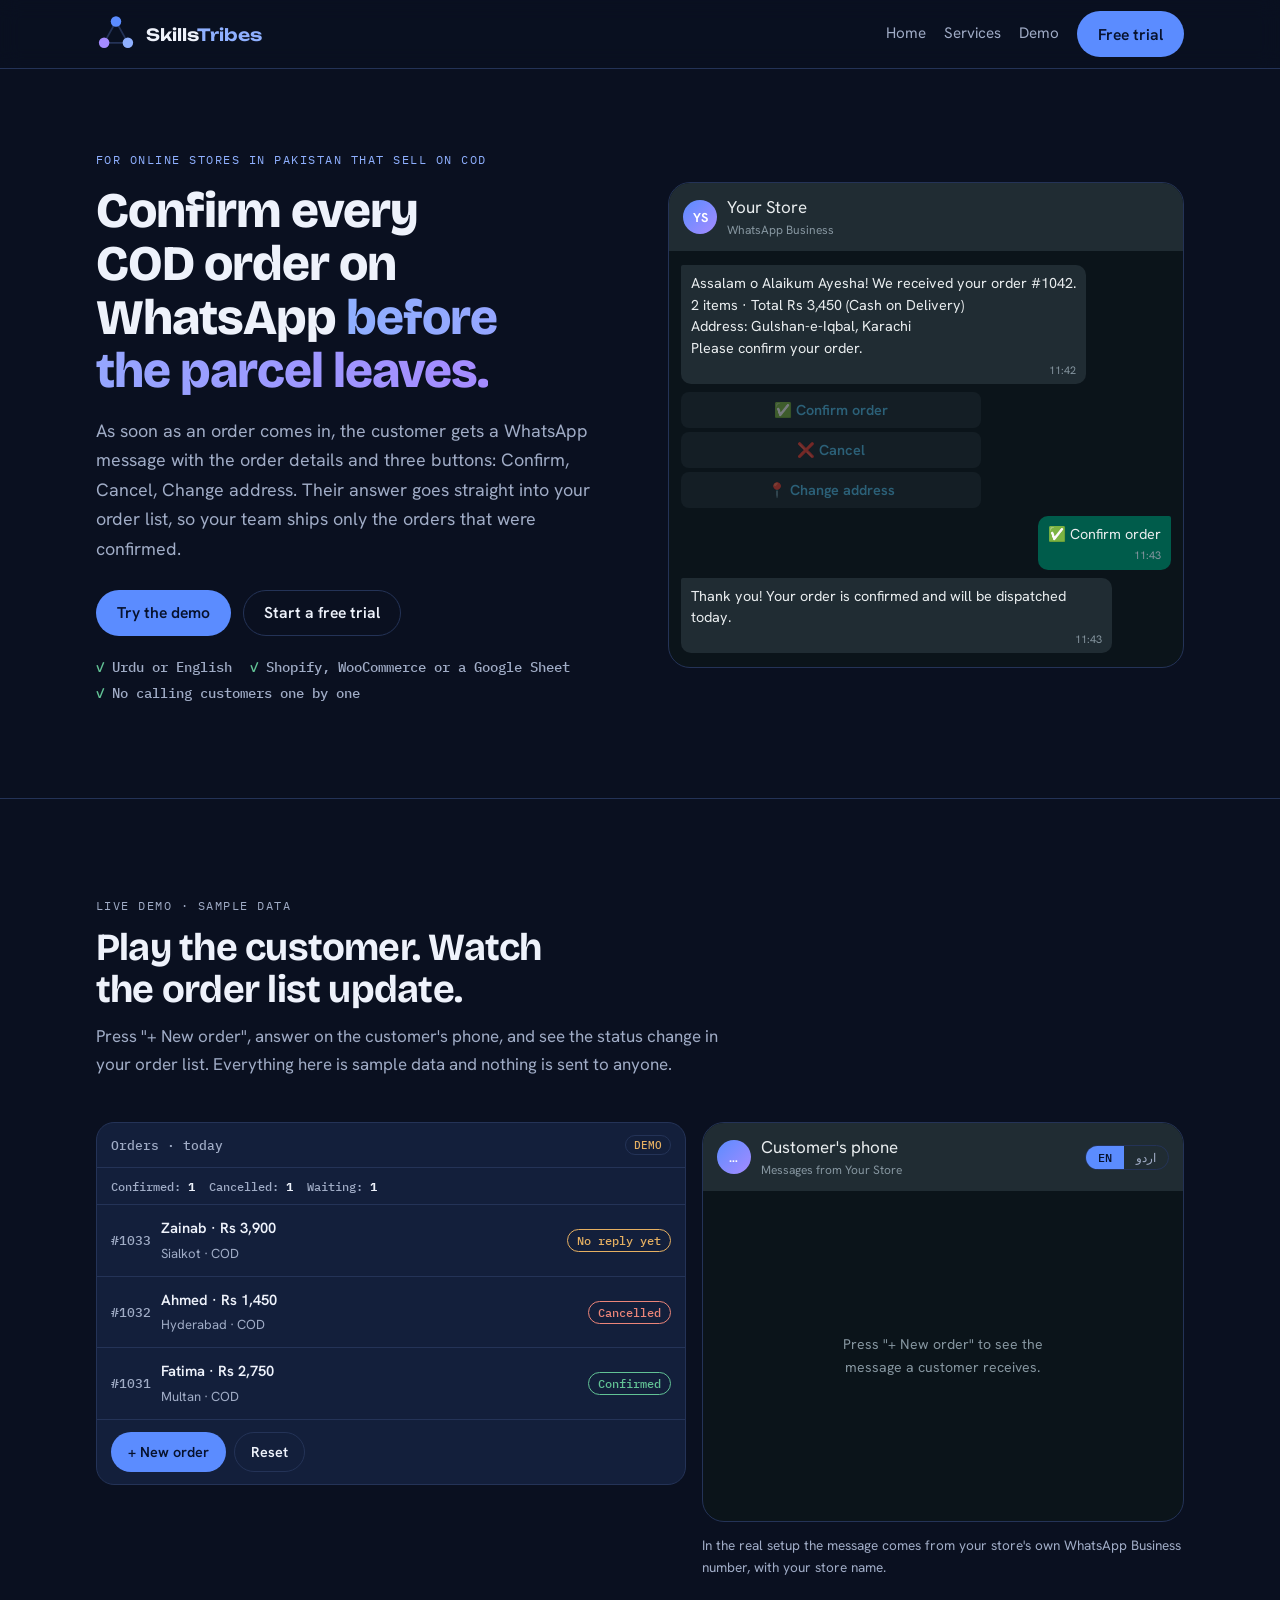
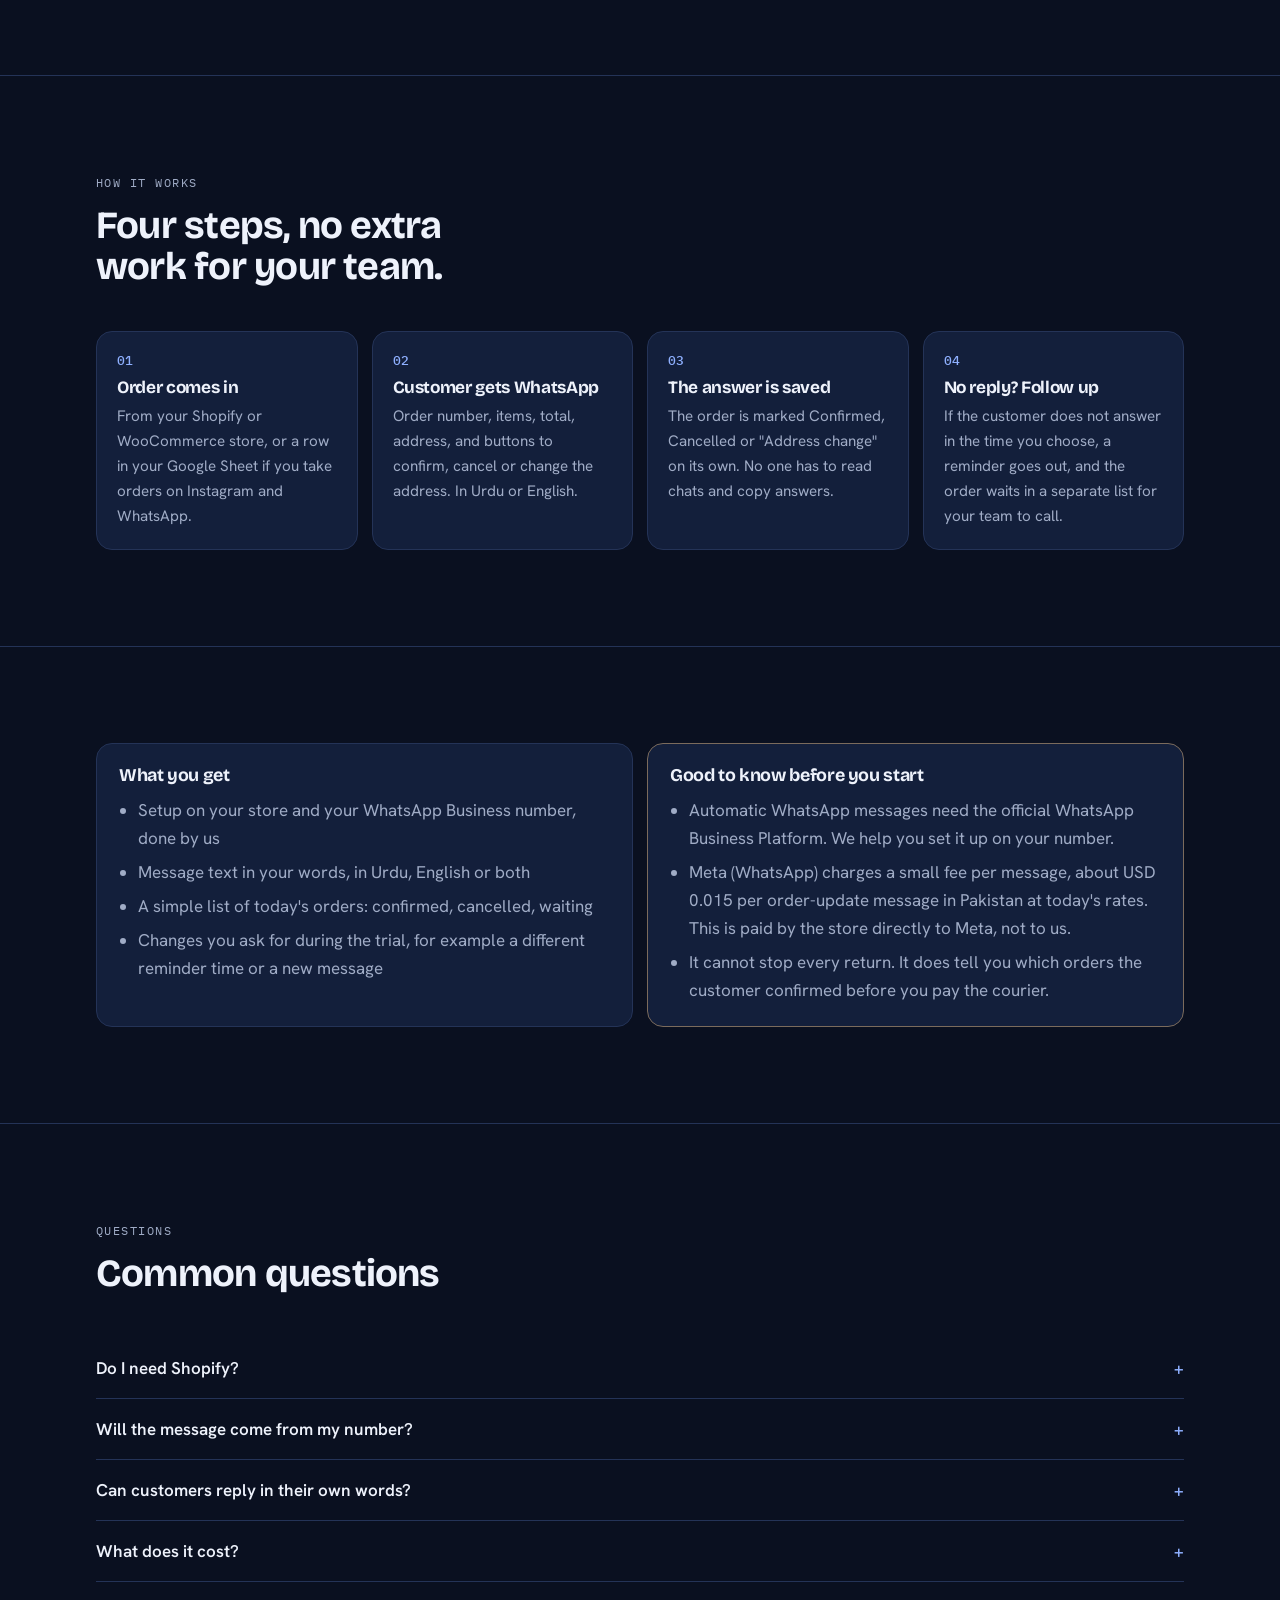
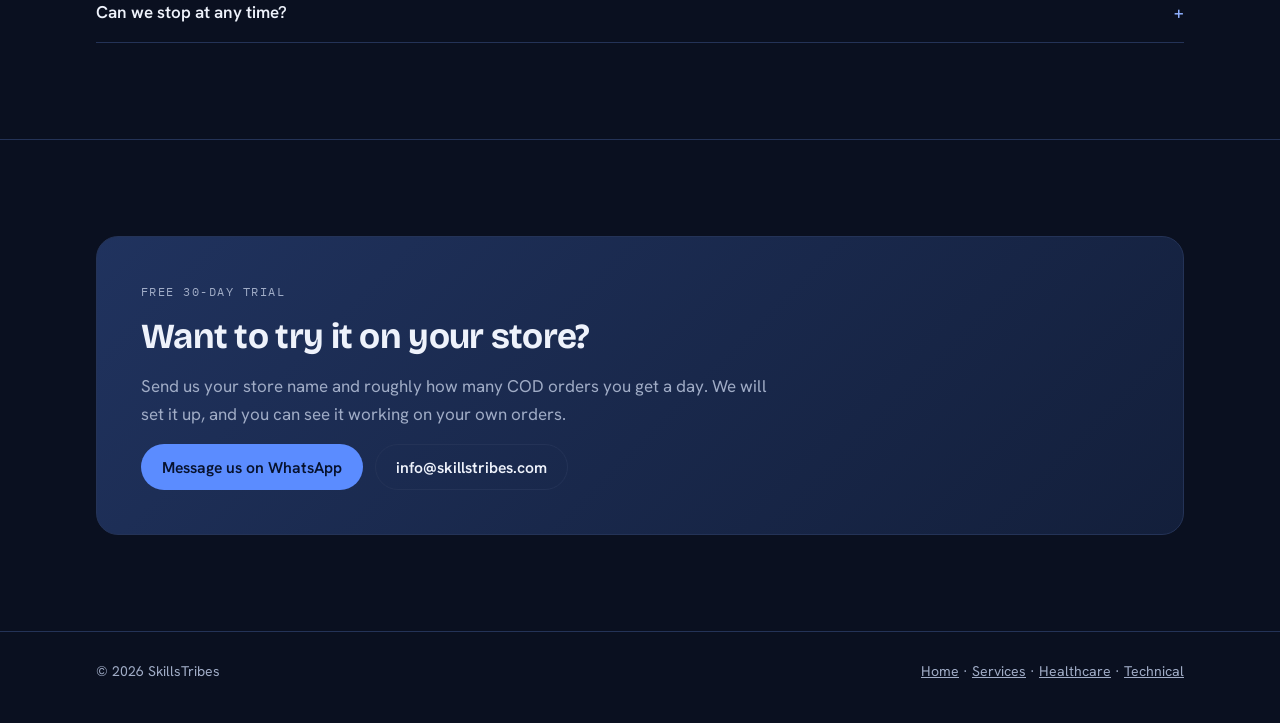
<file: cod/index.html>
<!doctype html>
<html lang="en">
<head>
<meta charset="utf-8">
<meta name="viewport" content="width=device-width, initial-scale=1">
<title>WhatsApp COD Order Confirmation for Online Stores in Pakistan | SkillsTribes</title>
<meta name="description" content="Every cash-on-delivery order gets a WhatsApp message with Confirm and Cancel buttons, in Urdu or English. The answer goes straight into your order list. Free 30-day trial.">
<meta name="robots" content="index, follow">
<meta name="theme-color" content="#0a1020">
<link rel="canonical" href="https://skillstribes.com/cod/">
<link rel="icon" href="data:image/svg+xml,%3Csvg xmlns='http://www.w3.org/2000/svg' viewBox='0 0 32 32'%3E%3Crect width='32' height='32' rx='8' fill='%230a1020'/%3E%3Ccircle cx='16' cy='8' r='4.2' fill='%235b8cff'/%3E%3Ccircle cx='8' cy='23' r='4.2' fill='%23a58bff'/%3E%3Ccircle cx='24' cy='23' r='4.2' fill='%238fb0ff'/%3E%3C/svg%3E">
<meta property="og:type" content="website">
<meta property="og:site_name" content="SkillsTribes">
<meta property="og:title" content="WhatsApp COD order confirmation for online stores | SkillsTribes">
<meta property="og:description" content="Every COD order gets a WhatsApp message with Confirm and Cancel buttons. Try the demo.">
<meta property="og:url" content="https://skillstribes.com/cod/">
<link rel="preconnect" href="https://fonts.googleapis.com">
<link rel="preconnect" href="https://fonts.gstatic.com" crossorigin>
<link rel="stylesheet" href="https://fonts.googleapis.com/css2?family=Bricolage+Grotesque:opsz,wght@12..96,500..800&family=Hanken+Grotesk:wght@400..700&family=IBM+Plex+Mono:wght@400;500&family=Noto+Nastaliq+Urdu:wght@400;600&family=Unbounded:wght@500..700&display=swap">
<style>
  :root {
    color-scheme: dark;
    --bg: #0a1020; --bg-2: #0f1830; --surface: #131f3b; --line: #243357;
    --fg: #eef2fb; --muted: #a0acc6; --gold: #5b8cff; --gold-ink: #8fb0ff; --on-gold: #07122e;
    --ok: #62c295; --warn: #e6b062; --bad: #ec8579; --accent2: #a58bff;
    --wa-bg: #0b141a; --wa-in: #202c33; --wa-out: #005c4b; --wa-ink: #e9edef; --wa-btn: #53bdeb;
    --display: "Bricolage Grotesque", "Segoe UI", system-ui, sans-serif;
    --body: "Hanken Grotesk", "Segoe UI", system-ui, sans-serif;
    --mono: "IBM Plex Mono", ui-monospace, Menlo, Consolas, monospace;
    --brand: "Unbounded", "Bricolage Grotesque", system-ui, sans-serif;
    --urdu: "Noto Nastaliq Urdu", "Jameel Noori Nastaleeq", serif;
  }
  * { box-sizing: border-box; }
  html { scroll-behavior: smooth; }
  body { margin: 0; background: var(--bg); color: var(--fg); font-family: var(--body); font-size: 1.0625rem; line-height: 1.65; -webkit-font-smoothing: antialiased; }
  a { color: var(--gold-ink); }
  h1, h2, h3 { font-family: var(--display); line-height: 1.08; letter-spacing: -0.02em; text-wrap: balance; margin: 0; }
  p { margin: 0; }
  :focus-visible { outline: 2px solid var(--gold); outline-offset: 3px; border-radius: 4px; }
  .wrap { max-width: 1120px; margin: 0 auto; padding-inline: max(16px, env(safe-area-inset-left, 0px)); }
  .eyebrow { font-family: var(--mono); font-size: 0.78rem; letter-spacing: 0.12em; text-transform: uppercase; color: var(--gold-ink); }
  section { padding-block: clamp(48px, 8vw, 96px); border-top: 1px solid var(--line); }
  .sec-head { display: grid; gap: 12px; max-width: 660px; margin-bottom: clamp(28px, 4vw, 44px); }
  .sec-head h2 { font-size: clamp(1.7rem, 3.4vw, 2.4rem); font-weight: 700; }
  .sec-head p { color: var(--muted); }

  header { position: sticky; top: 0; z-index: 10; background: color-mix(in srgb, var(--bg) 88%, transparent); backdrop-filter: blur(10px); border-bottom: 1px solid var(--line); }
  header .wrap { display: flex; align-items: center; justify-content: space-between; gap: 16px; min-height: 68px; }
  .brand { display: inline-flex; align-items: center; gap: 10px; text-decoration: none; color: var(--fg); font: 600 1.05rem var(--brand); }
  .brand b { color: var(--gold-ink); font-weight: 600; }
  .logo path { fill: none; stroke: var(--line); stroke-width: 1.4; }
  .logo .c1 { fill: var(--gold); } .logo .c2 { fill: var(--accent2); } .logo .c3 { fill: var(--gold-ink); }
  nav { display: flex; align-items: center; gap: 18px; }
  nav a.nav-link { color: var(--muted); text-decoration: none; font-size: 0.95rem; }
  nav a.nav-link:hover { color: var(--fg); }
  .btn { display: inline-flex; align-items: center; justify-content: center; min-height: 46px; padding: 0 20px; border-radius: 999px; font: 600 0.98rem var(--body); text-decoration: none; cursor: pointer; border: 1px solid transparent; }
  .btn-gold { background: var(--gold); color: var(--on-gold); }
  .btn-line { border-color: var(--line); color: var(--fg); background: transparent; }
  @media (max-width: 760px) { nav a.nav-link:not(.keep) { display: none; } }

  .hero { border-top: 0; padding-top: clamp(40px, 7vw, 80px); }
  .hero-grid { display: grid; gap: clamp(32px, 5vw, 56px); align-items: center; }
  @media (min-width: 920px) { .hero-grid { grid-template-columns: 1fr 1fr; } }
  .hero h1 { font-size: clamp(2rem, 4.4vw, 3.1rem); font-weight: 800; margin-top: 14px; }
  .grad { background: linear-gradient(90deg, var(--gold-ink), var(--accent2)); -webkit-background-clip: text; background-clip: text; color: transparent; }
  .lead { color: var(--muted); font-size: 1.12rem; margin-top: 18px; max-width: 34rem; }
  .cta-row { display: flex; flex-wrap: wrap; gap: 12px; margin-top: 26px; }
  .facts { display: flex; flex-wrap: wrap; gap: 8px 18px; margin-top: 22px; font: 500 0.85rem var(--mono); color: var(--muted); }
  .facts span::before { content: "✓ "; color: var(--ok); }

  /* ---- Demo ---- */
  .demo { display: grid; gap: 16px; }
  @media (min-width: 720px) { .demo { grid-template-columns: 1.1fr 0.9fr; align-items: start; } }
  .panel { background: var(--surface); border: 1px solid var(--line); border-radius: 18px; overflow: hidden; }
  .panel-top { display: flex; justify-content: space-between; align-items: center; gap: 8px; padding: 12px 14px; border-bottom: 1px solid var(--line); font: 500 0.8rem var(--mono); color: var(--muted); }
  .tag { font: 500 0.7rem var(--mono); padding: 2px 8px; border-radius: 999px; border: 1px solid var(--line); color: var(--warn); }
  .orders { list-style: none; margin: 0; padding: 0; }
  .orders li { display: grid; grid-template-columns: auto 1fr auto; gap: 10px; align-items: center; padding: 11px 14px; border-bottom: 1px solid var(--line); font-size: 0.92rem; transition: background .4s; }
  .orders li:last-child { border-bottom: 0; }
  .orders li.flash { background: color-mix(in srgb, var(--gold) 14%, transparent); }
  .orders .id { font: 500 0.8rem var(--mono); color: var(--muted); }
  .orders .who b { display: block; font-weight: 600; }
  .orders .who span { color: var(--muted); font-size: 0.82rem; }
  .chip { font: 500 0.72rem var(--mono); padding: 3px 9px; border-radius: 999px; white-space: nowrap; border: 1px solid currentColor; }
  .chip.wait { color: var(--warn); } .chip.ok { color: var(--ok); } .chip.bad { color: var(--bad); } .chip.new { color: var(--gold-ink); } .chip.addr { color: var(--accent2); }
  .panel-foot { display: flex; flex-wrap: wrap; gap: 8px; padding: 12px 14px; border-top: 1px solid var(--line); }
  .panel-foot .btn { min-height: 40px; font-size: 0.9rem; padding: 0 16px; }
  .counts { display: flex; gap: 14px; padding: 10px 14px; font: 500 0.78rem var(--mono); color: var(--muted); border-bottom: 1px solid var(--line); flex-wrap: wrap; }
  .counts b { color: var(--fg); }

  .phone { background: var(--wa-bg); border-radius: 22px; border: 1px solid var(--line); overflow: hidden; color: var(--wa-ink); }
  .phone-top { display: flex; align-items: center; gap: 10px; padding: 10px 14px; background: #202c33; }
  .avatar { width: 34px; height: 34px; border-radius: 50%; background: linear-gradient(135deg, var(--gold), var(--accent2)); display: grid; place-items: center; font: 700 0.8rem var(--body); color: #fff; }
  .phone-top small { display: block; color: #8696a0; font-size: 0.75rem; }
  .chat { min-height: 330px; padding: 14px 12px; display: flex; flex-direction: column; gap: 8px; }
  .msg { max-width: 88%; padding: 8px 10px 6px; border-radius: 10px; font-size: 0.9rem; line-height: 1.5; white-space: pre-line; }
  .msg.in { background: var(--wa-in); align-self: flex-start; border-top-left-radius: 2px; }
  .msg.out { background: var(--wa-out); align-self: flex-end; border-top-right-radius: 2px; }
  .msg.ur { font-family: var(--urdu); direction: rtl; text-align: right; line-height: 2.1; font-size: 0.95rem; }
  .msg time { display: block; text-align: right; font-size: 0.68rem; color: #8696a0; margin-top: 2px; direction: ltr; }
  .qr { display: grid; gap: 4px; align-self: flex-start; width: min(88%, 300px); }
  .qr button { background: var(--wa-in); color: var(--wa-btn); border: 0; border-radius: 8px; padding: 9px; font: 600 0.9rem var(--body); cursor: pointer; }
  .qr.ur button { font-family: var(--urdu); font-weight: 600; }
  .qr button:disabled { opacity: .45; cursor: default; }
  .qr-hint { font: 500 0.72rem var(--mono); color: #8696a0; align-self: flex-start; }
  .empty { margin: auto; text-align: center; color: #8696a0; font-size: 0.88rem; max-width: 240px; }
  .lang { display: inline-flex; border: 1px solid var(--line); border-radius: 999px; overflow: hidden; }
  .lang button { background: transparent; color: var(--muted); border: 0; padding: 4px 12px; font: 500 0.75rem var(--mono); cursor: pointer; }
  .lang button[aria-pressed="true"] { background: var(--gold); color: var(--on-gold); }
  .demo-note { color: var(--muted); font-size: 0.85rem; margin-top: 12px; }

  /* ---- Content ---- */
  .steps { list-style: none; margin: 0; padding: 0; display: grid; gap: 14px; counter-reset: s; }
  @media (min-width: 760px) { .steps { grid-template-columns: repeat(4, 1fr); } }
  .steps li { background: var(--surface); border: 1px solid var(--line); border-radius: 16px; padding: 20px; counter-increment: s; }
  .steps li::before { content: "0" counter(s); font: 500 0.8rem var(--mono); color: var(--gold-ink); display: block; margin-bottom: 10px; }
  .steps h3 { font-size: 1.08rem; margin-bottom: 6px; }
  .steps p { color: var(--muted); font-size: 0.95rem; }
  .grid2 { display: grid; gap: 14px; }
  @media (min-width: 760px) { .grid2 { grid-template-columns: 1fr 1fr; } }
  .card { background: var(--surface); border: 1px solid var(--line); border-radius: 16px; padding: 22px; }
  .card h3 { font-size: 1.12rem; margin-bottom: 10px; }
  .card ul { margin: 0; padding-left: 1.1em; color: var(--muted); }
  .card li + li { margin-top: 6px; }
  .card.honest { border-color: color-mix(in srgb, var(--warn) 45%, var(--line)); }
  details { border-bottom: 1px solid var(--line); padding: 16px 0; }
  details summary { cursor: pointer; font-weight: 600; list-style: none; }
  details summary::after { content: "+"; float: right; color: var(--gold-ink); }
  details[open] summary::after { content: "–"; }
  details p { color: var(--muted); margin-top: 8px; }
  .contact-box { background: linear-gradient(135deg, color-mix(in srgb, var(--gold) 18%, var(--surface)), var(--surface)); border: 1px solid var(--line); border-radius: 22px; padding: clamp(24px, 4vw, 44px); display: grid; gap: 16px; }
  .contact-box h2 { font-size: clamp(1.6rem, 3vw, 2.2rem); }
  .contact-box p { color: var(--muted); max-width: 40rem; }
  footer { border-top: 1px solid var(--line); padding: 28px 0 40px; color: var(--muted); font-size: 0.88rem; }
  footer .wrap { display: flex; flex-wrap: wrap; justify-content: space-between; gap: 12px; }
  footer a { color: var(--muted); }
</style>
</head>
<body>
<header>
  <div class="wrap">
    <a class="brand" href="/" aria-label="SkillsTribes home"><svg class="logo" viewBox="0 0 32 32" width="40" height="40" aria-hidden="true"><path d="M16 6 L6.5 23 L25.5 23 Z"/><circle class="c1" cx="16" cy="6" r="4.2"/><circle class="c2" cx="6.5" cy="23" r="4.2"/><circle class="c3" cx="25.5" cy="23" r="4.2"/></svg><span>Skills<b>Tribes</b></span></a>
    <nav aria-label="Main">
      <a class="nav-link" href="/">Home</a>
      <a class="nav-link" href="/#services">Services</a>
      <a class="nav-link keep" href="#demo">Demo</a>
      <a class="btn btn-gold" href="#contact">Free trial</a>
    </nav>
  </div>
</header>

<main>
  <section class="hero">
    <div class="wrap hero-grid">
      <div>
        <p class="eyebrow">For online stores in Pakistan that sell on COD</p>
        <h1>Confirm every COD order on WhatsApp <span class="grad">before the parcel leaves.</span></h1>
        <p class="lead">As soon as an order comes in, the customer gets a WhatsApp message with the order details and three buttons: Confirm, Cancel, Change address. Their answer goes straight into your order list, so your team ships only the orders that were confirmed.</p>
        <div class="cta-row">
          <a class="btn btn-gold" href="#demo">Try the demo</a>
          <a class="btn btn-line" href="#contact">Start a free trial</a>
        </div>
        <div class="facts"><span>Urdu or English</span><span>Shopify, WooCommerce or a Google Sheet</span><span>No calling customers one by one</span></div>
      </div>
      <div class="phone" aria-hidden="true">
        <div class="phone-top"><div class="avatar">YS</div><div>Your Store<small>WhatsApp Business</small></div></div>
        <div class="chat">
          <div class="msg in">Assalam o Alaikum Ayesha! We received your order #1042.
2 items · Total Rs 3,450 (Cash on Delivery)
Address: Gulshan-e-Iqbal, Karachi
Please confirm your order.<time>11:42</time></div>
          <div class="qr"><button disabled>✅ Confirm order</button><button disabled>❌ Cancel</button><button disabled>📍 Change address</button></div>
          <div class="msg out">✅ Confirm order<time>11:43</time></div>
          <div class="msg in">Thank you! Your order is confirmed and will be dispatched today.<time>11:43</time></div>
        </div>
      </div>
    </div>
  </section>

  <section id="demo">
    <div class="wrap">
      <div class="sec-head">
        <p class="eyebrow">Live demo · sample data</p>
        <h2>Play the customer. Watch the order list update.</h2>
        <p>Press "+ New order", answer on the customer's phone, and see the status change in your order list. Everything here is sample data and nothing is sent to anyone.</p>
      </div>
      <div class="demo">
        <div class="panel">
          <div class="panel-top"><span>Orders · today</span><span class="tag">DEMO</span></div>
          <div class="counts" id="counts"></div>
          <ul class="orders" id="orders"></ul>
          <div class="panel-foot">
            <button class="btn btn-gold" id="new-order" type="button">+ New order</button>
            <button class="btn btn-line" id="reset" type="button">Reset</button>
          </div>
        </div>
        <div>
          <div class="phone">
            <div class="phone-top"><div class="avatar" id="cust-av">…</div><div><span id="cust-name">Customer's phone</span><small>Messages from Your Store</small></div>
              <div class="lang" style="margin-left:auto" role="group" aria-label="Message language">
                <button type="button" data-lang="en" aria-pressed="true">EN</button><button type="button" data-lang="ur" aria-pressed="false">اردو</button>
              </div>
            </div>
            <div class="chat" id="chat"><p class="empty">Press "+ New order" to see the message a customer receives.</p></div>
          </div>
          <p class="demo-note">In the real setup the message comes from your store's own WhatsApp Business number, with your store name.</p>
        </div>
      </div>
    </div>
  </section>

  <section>
    <div class="wrap">
      <div class="sec-head">
        <p class="eyebrow">How it works</p>
        <h2>Four steps, no extra work for your team.</h2>
      </div>
      <ol class="steps">
        <li><h3>Order comes in</h3><p>From your Shopify or WooCommerce store, or a row in your Google Sheet if you take orders on Instagram and WhatsApp.</p></li>
        <li><h3>Customer gets WhatsApp</h3><p>Order number, items, total, address, and buttons to confirm, cancel or change the address. In Urdu or English.</p></li>
        <li><h3>The answer is saved</h3><p>The order is marked Confirmed, Cancelled or "Address change" on its own. No one has to read chats and copy answers.</p></li>
        <li><h3>No reply? Follow up</h3><p>If the customer does not answer in the time you choose, a reminder goes out, and the order waits in a separate list for your team to call.</p></li>
      </ol>
    </div>
  </section>

  <section>
    <div class="wrap grid2">
      <div class="card">
        <h3>What you get</h3>
        <ul>
          <li>Setup on your store and your WhatsApp Business number, done by us</li>
          <li>Message text in your words, in Urdu, English or both</li>
          <li>A simple list of today's orders: confirmed, cancelled, waiting</li>
          <li>Changes you ask for during the trial, for example a different reminder time or a new message</li>
        </ul>
      </div>
      <div class="card honest">
        <h3>Good to know before you start</h3>
        <ul>
          <li>Automatic WhatsApp messages need the official WhatsApp Business Platform. We help you set it up on your number.</li>
          <li>Meta (WhatsApp) charges a small fee per message, about USD 0.015 per order-update message in Pakistan at today's rates. This is paid by the store directly to Meta, not to us.</li>
          <li>It cannot stop every return. It does tell you which orders the customer confirmed before you pay the courier.</li>
        </ul>
      </div>
    </div>
  </section>

  <section>
    <div class="wrap">
      <div class="sec-head"><p class="eyebrow">Questions</p><h2>Common questions</h2></div>
      <details><summary>Do I need Shopify?</summary><p>No. It works with Shopify, WooCommerce, or a Google Sheet where your team writes the orders.</p></details>
      <details><summary>Will the message come from my number?</summary><p>Yes. It comes from your store's WhatsApp Business number, with your store's name.</p></details>
      <details><summary>Can customers reply in their own words?</summary><p>Yes. Button answers are saved on their own. Any other reply stays in your WhatsApp for your team to read.</p></details>
      <details><summary>What does it cost?</summary><p>The first 30 days are a free trial, and nothing is charged by us. After that there is a monthly fee, which we agree with you in writing before the trial ends. WhatsApp's own per-message fee is paid by the store to Meta.</p></details>
      <details><summary>Can we stop at any time?</summary><p>Yes. You keep your orders and your WhatsApp number.</p></details>
    </div>
  </section>

  <section id="contact">
    <div class="wrap">
      <div class="contact-box">
        <p class="eyebrow">Free 30-day trial</p>
        <h2>Want to try it on your store?</h2>
        <p>Send us your store name and roughly how many COD orders you get a day. We will set it up, and you can see it working on your own orders.</p>
        <div class="cta-row" style="margin-top:0">
          <a class="btn btn-gold" id="wa-go" href="https://wa.me/923338318082?text=Hello%20SkillsTribes%2C%20I%20would%20like%20a%20free%20trial%20of%20WhatsApp%20COD%20order%20confirmation.%0AStore%3A%20%0ACOD%20orders%20per%20day%3A%20" target="_blank" rel="noopener">Message us on WhatsApp</a>
          <a class="btn btn-line" href="mailto:info@skillstribes.com?subject=COD%20order%20confirmation%20trial">info@skillstribes.com</a>
        </div>
      </div>
    </div>
  </section>
</main>

<footer>
  <div class="wrap">
    <span>&copy; 2026 SkillsTribes</span>
    <span><a href="/">Home</a> · <a href="/#services">Services</a> · <a href="/clinics/">Healthcare</a> · <a href="/hvac/">Technical</a></span>
  </div>
</footer>

<script>
(function () {
  // Sample data only. Nothing is sent anywhere.
  var PEOPLE = [
    { n: "Ayesha", city: "Gulshan-e-Iqbal, Karachi", cityUr: "گلشن اقبال، کراچی", items: 2, total: 3450 },
    { n: "Bilal", city: "Johar Town, Lahore", cityUr: "جوہر ٹاؤن، لاہور", items: 1, total: 1890 },
    { n: "Sana", city: "G-11, Islamabad", cityUr: "جی الیون، اسلام آباد", items: 3, total: 5200 },
    { n: "Usman", city: "Satellite Town, Rawalpindi", cityUr: "سیٹلائٹ ٹاؤن، راولپنڈی", items: 1, total: 2499 },
    { n: "Hira", city: "Madina Town, Faisalabad", cityUr: "مدینہ ٹاؤن، فیصل آباد", items: 2, total: 4150 },
    { n: "Kamran", city: "Hayatabad, Peshawar", cityUr: "حیات آباد، پشاور", items: 4, total: 6780 }
  ];
  var NAMES_UR = { Ayesha: "عائشہ", Bilal: "بلال", Sana: "ثنا", Usman: "عثمان", Hira: "حرا", Kamran: "کامران" };
  var START = [
    { id: 1031, n: "Fatima", city: "Multan", total: 2750, s: "ok" },
    { id: 1032, n: "Ahmed", city: "Hyderabad", total: 1450, s: "bad" },
    { id: 1033, n: "Zainab", city: "Sialkot", total: 3900, s: "wait" }
  ];
  var LABEL = { ok: "Confirmed", bad: "Cancelled", wait: "No reply yet", new: "Message sent", addr: "Address change" };
  var orders, nextId, pi, lang = "en", current = null;
  var list = document.getElementById("orders"), chat = document.getElementById("chat"), counts = document.getElementById("counts");

  function rs(n) { return "Rs " + n.toLocaleString("en-PK"); }
  function now() { var d = new Date(); return ("0" + d.getHours()).slice(-2) + ":" + ("0" + d.getMinutes()).slice(-2); }

  function render(flashId) {
    list.innerHTML = "";
    orders.slice().reverse().forEach(function (o) {
      var li = document.createElement("li");
      if (o.id === flashId) { li.className = "flash"; setTimeout(function () { li.className = ""; }, 900); }
      var id = document.createElement("span"); id.className = "id"; id.textContent = "#" + o.id;
      var who = document.createElement("span"); who.className = "who";
      var b = document.createElement("b"); b.textContent = o.n + " · " + rs(o.total);
      var c = document.createElement("span"); c.textContent = o.city + " · COD";
      who.appendChild(b); who.appendChild(c);
      var chip = document.createElement("span"); chip.className = "chip " + o.s; chip.textContent = LABEL[o.s];
      li.appendChild(id); li.appendChild(who); li.appendChild(chip);
      list.appendChild(li);
    });
    var t = { ok: 0, bad: 0, wait: 0 };
    orders.forEach(function (o) { if (o.s === "ok") t.ok++; else if (o.s === "bad") t.bad++; else t.wait++; });
    counts.innerHTML = "";
    [["Confirmed", t.ok], ["Cancelled", t.bad], ["Waiting", t.wait]].forEach(function (p) {
      var s = document.createElement("span"); s.innerHTML = p[0] + ": <b></b>"; s.querySelector("b").textContent = p[1]; counts.appendChild(s);
    });
  }

  function bubble(text, side, ur) {
    var d = document.createElement("div"); d.className = "msg " + side + (ur ? " ur" : "");
    d.textContent = text; var tm = document.createElement("time"); tm.textContent = now(); d.appendChild(tm);
    chat.appendChild(d); return d;
  }

  function orderText(o, p) {
    if (lang === "ur") {
      return "السلام علیکم " + NAMES_UR[p.n] + "!\nآپ کا آرڈر #" + o.id + " ہمیں مل گیا ہے۔\n" + p.items + " اشیاء · کل رقم: " + rs(o.total) + " (کیش آن ڈیلیوری)\nپتہ: " + p.cityUr + "\nبراہِ کرم اپنے آرڈر کی تصدیق کریں۔";
    }
    return "Assalam o Alaikum " + p.n + "! We received your order #" + o.id + ".\n" + p.items + (p.items > 1 ? " items" : " item") + " · Total " + rs(o.total) + " (Cash on Delivery)\nAddress: " + p.city + "\nPlease confirm your order.";
  }
  var BTN = { en: ["✅ Confirm order", "❌ Cancel", "📍 Change address"], ur: ["✅ آرڈر کی تصدیق", "❌ منسوخ کریں", "📍 پتہ تبدیل کریں"] };
  var REPLY = {
    en: { ok: "Thank you! Your order is confirmed and will be dispatched soon.", bad: "Your order has been cancelled. We hope to see you again.", addr: "Please send your full new address here. Our team will update the order." },
    ur: { ok: "شکریہ! آپ کا آرڈر کنفرم ہو گیا ہے اور جلد روانہ کر دیا جائے گا۔", bad: "آپ کا آرڈر منسوخ کر دیا گیا ہے۔", addr: "براہِ کرم اپنا نیا مکمل پتہ یہاں بھیجیں۔ ہماری ٹیم آرڈر اپ ڈیٹ کر دے گی۔" }
  };

  function newOrder() {
    var p = PEOPLE[pi % PEOPLE.length]; pi++;
    var o = { id: nextId++, n: p.n, city: p.city.split(", ").pop(), total: p.total, s: "new" };
    orders.push(o); render(o.id);
    current = { o: o, p: p };
    showChat();
    if (window.innerWidth < 720) { chat.parentNode.scrollIntoView({ behavior: "smooth", block: "center" }); }
  }

  function showChat() {
    var o = current.o, p = current.p;
    document.getElementById("cust-name").textContent = p.n + " (customer)";
    document.getElementById("cust-av").textContent = p.n.charAt(0);
    chat.innerHTML = "";
    var ur = lang === "ur";
    bubble(orderText(o, p), "in", ur);
    var qr = document.createElement("div"); qr.className = "qr" + (ur ? " ur" : "");
    ["ok", "bad", "addr"].forEach(function (k, i) {
      var b = document.createElement("button"); b.type = "button"; b.textContent = BTN[lang][i];
      b.addEventListener("click", function () { answer(k, b.textContent, qr, ur); });
      qr.appendChild(b);
    });
    chat.appendChild(qr);
    var hint = document.createElement("span"); hint.className = "qr-hint"; hint.textContent = "Tap a button as the customer ↑"; chat.appendChild(hint);
  }

  function answer(k, label, qr, ur) {
    Array.prototype.forEach.call(qr.querySelectorAll("button"), function (b) { b.disabled = true; });
    var h = chat.querySelector(".qr-hint"); if (h) h.remove();
    bubble(label, "out", ur);
    setTimeout(function () {
      bubble(REPLY[ur ? "ur" : "en"][k], "in", ur);
      current.o.s = k; render(current.o.id);
    }, 600);
  }

  function reset() {
    orders = START.map(function (o) { return Object.assign({}, o); }); nextId = 1042; pi = 0; current = null;
    chat.innerHTML = '<p class="empty">Press "+ New order" to see the message a customer receives.</p>';
    document.getElementById("cust-name").textContent = "Customer's phone";
    document.getElementById("cust-av").textContent = "…";
    render();
  }

  Array.prototype.forEach.call(document.querySelectorAll(".lang button"), function (b) {
    b.addEventListener("click", function () {
      lang = b.getAttribute("data-lang");
      Array.prototype.forEach.call(document.querySelectorAll(".lang button"), function (x) { x.setAttribute("aria-pressed", x === b ? "true" : "false"); });
      if (current && current.o.s === "new") { showChat(); }
    });
  });
  document.getElementById("new-order").addEventListener("click", newOrder);
  document.getElementById("reset").addEventListener("click", reset);
  reset();
})();
</script>
<!-- Cloudflare Web Analytics --><script type='module' src='https://static.cloudflareinsights.com/beacon.min.js' data-cf-beacon='{"token": "8590a0bbf29c44c5a4ed90fbe47d9633"}'></script><!-- End Cloudflare Web Analytics -->
</body>
</html>
</file>
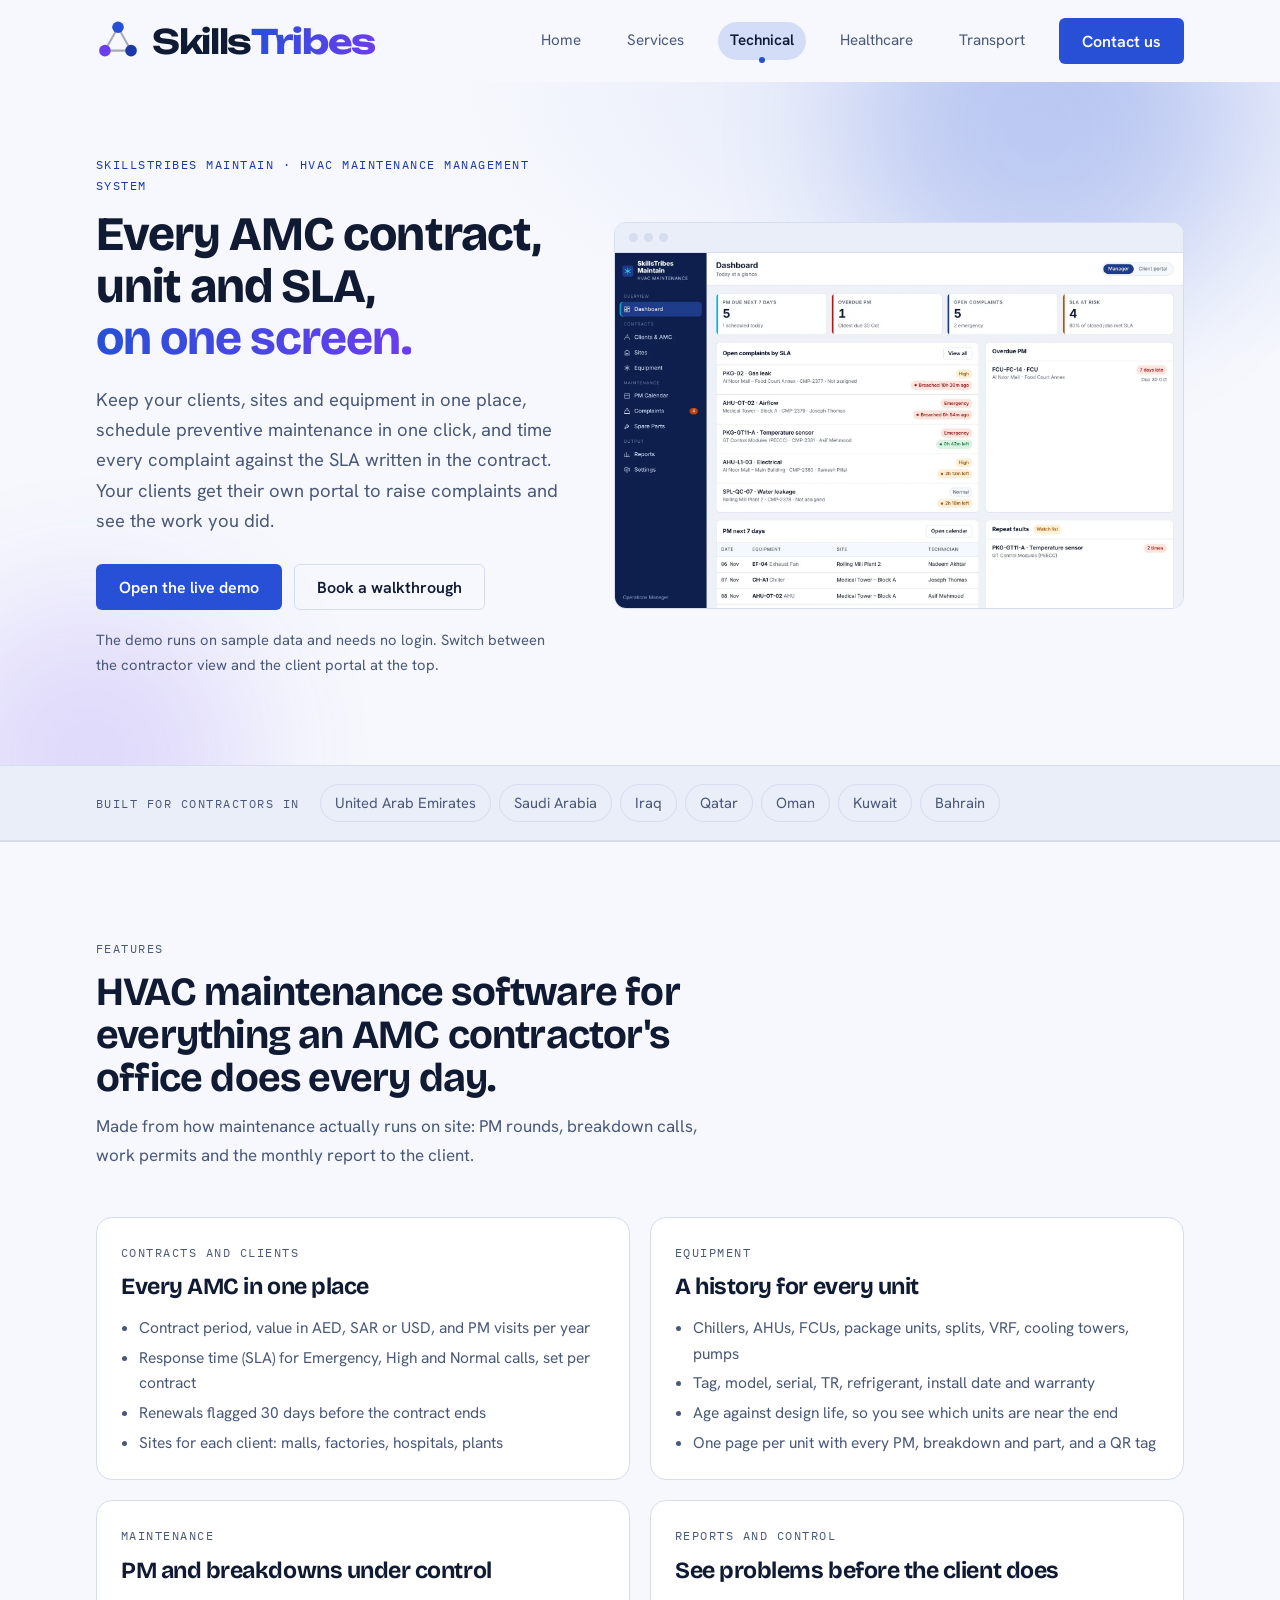
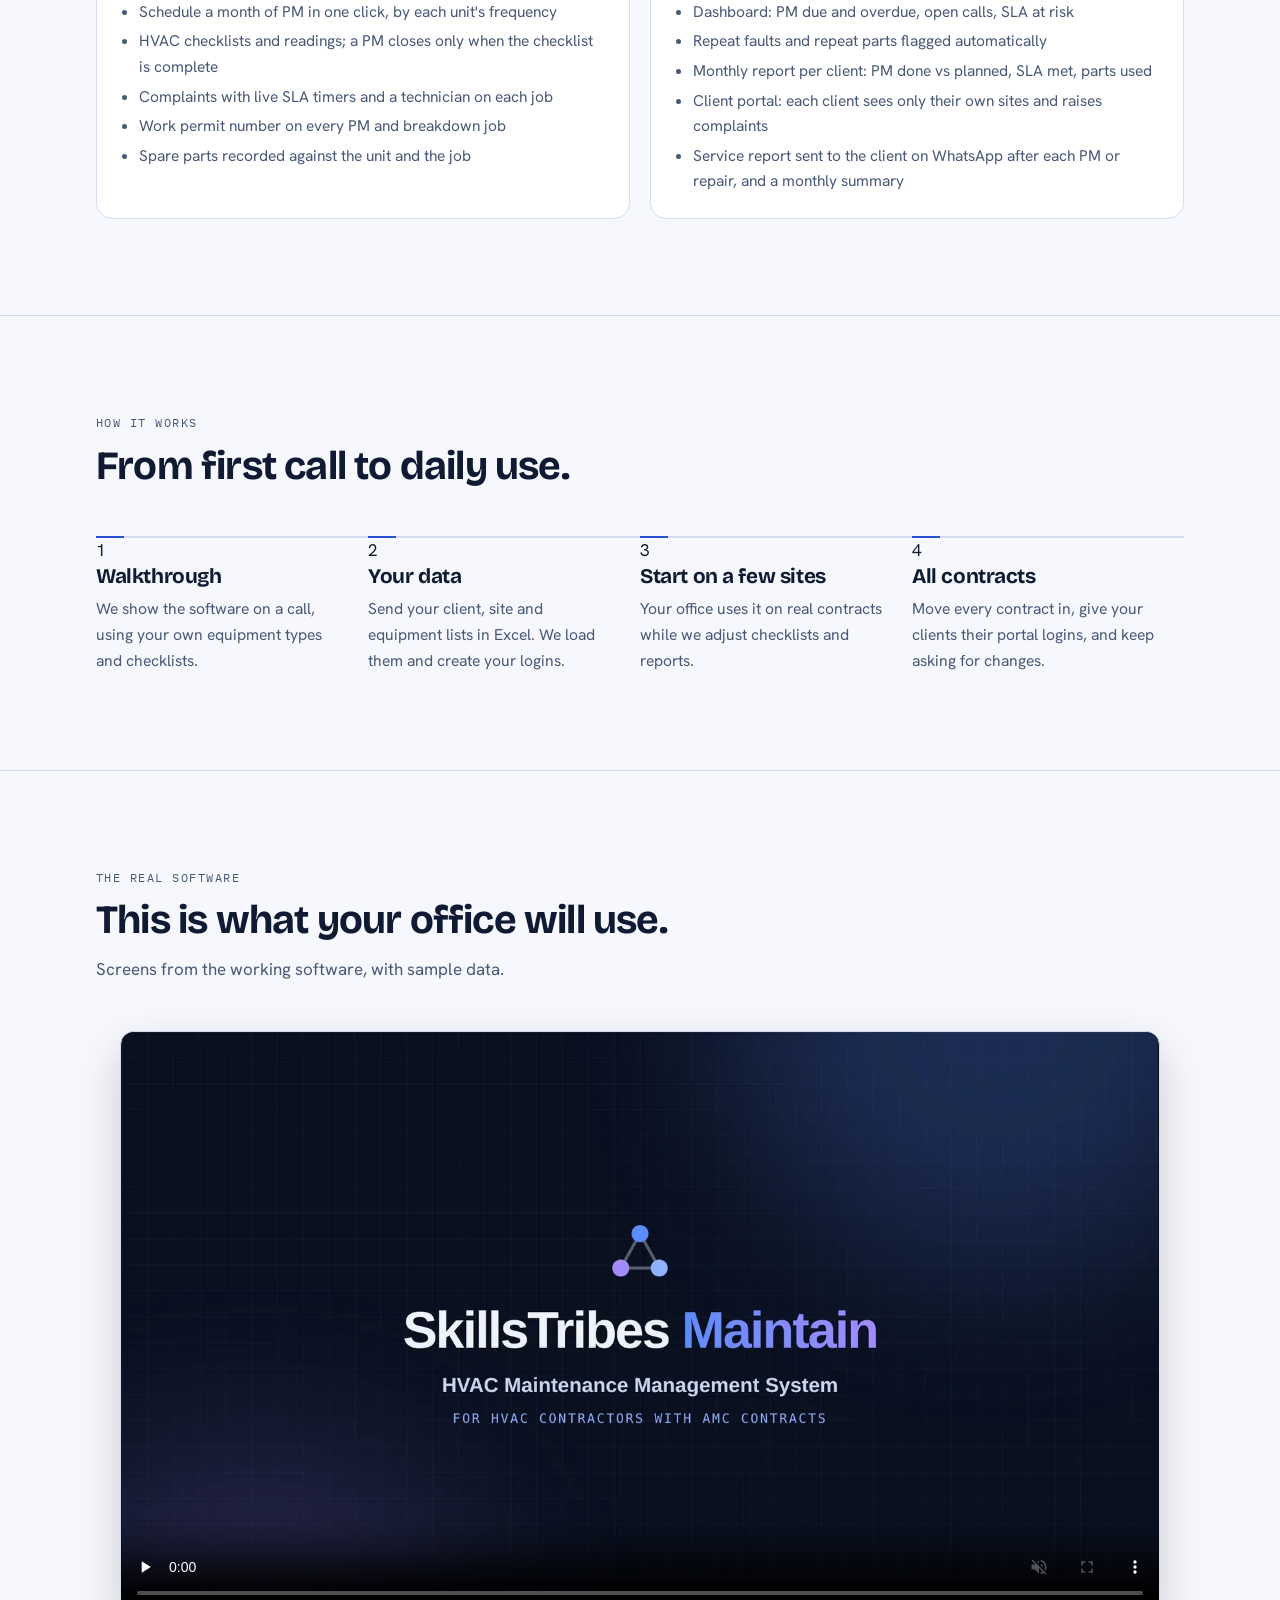
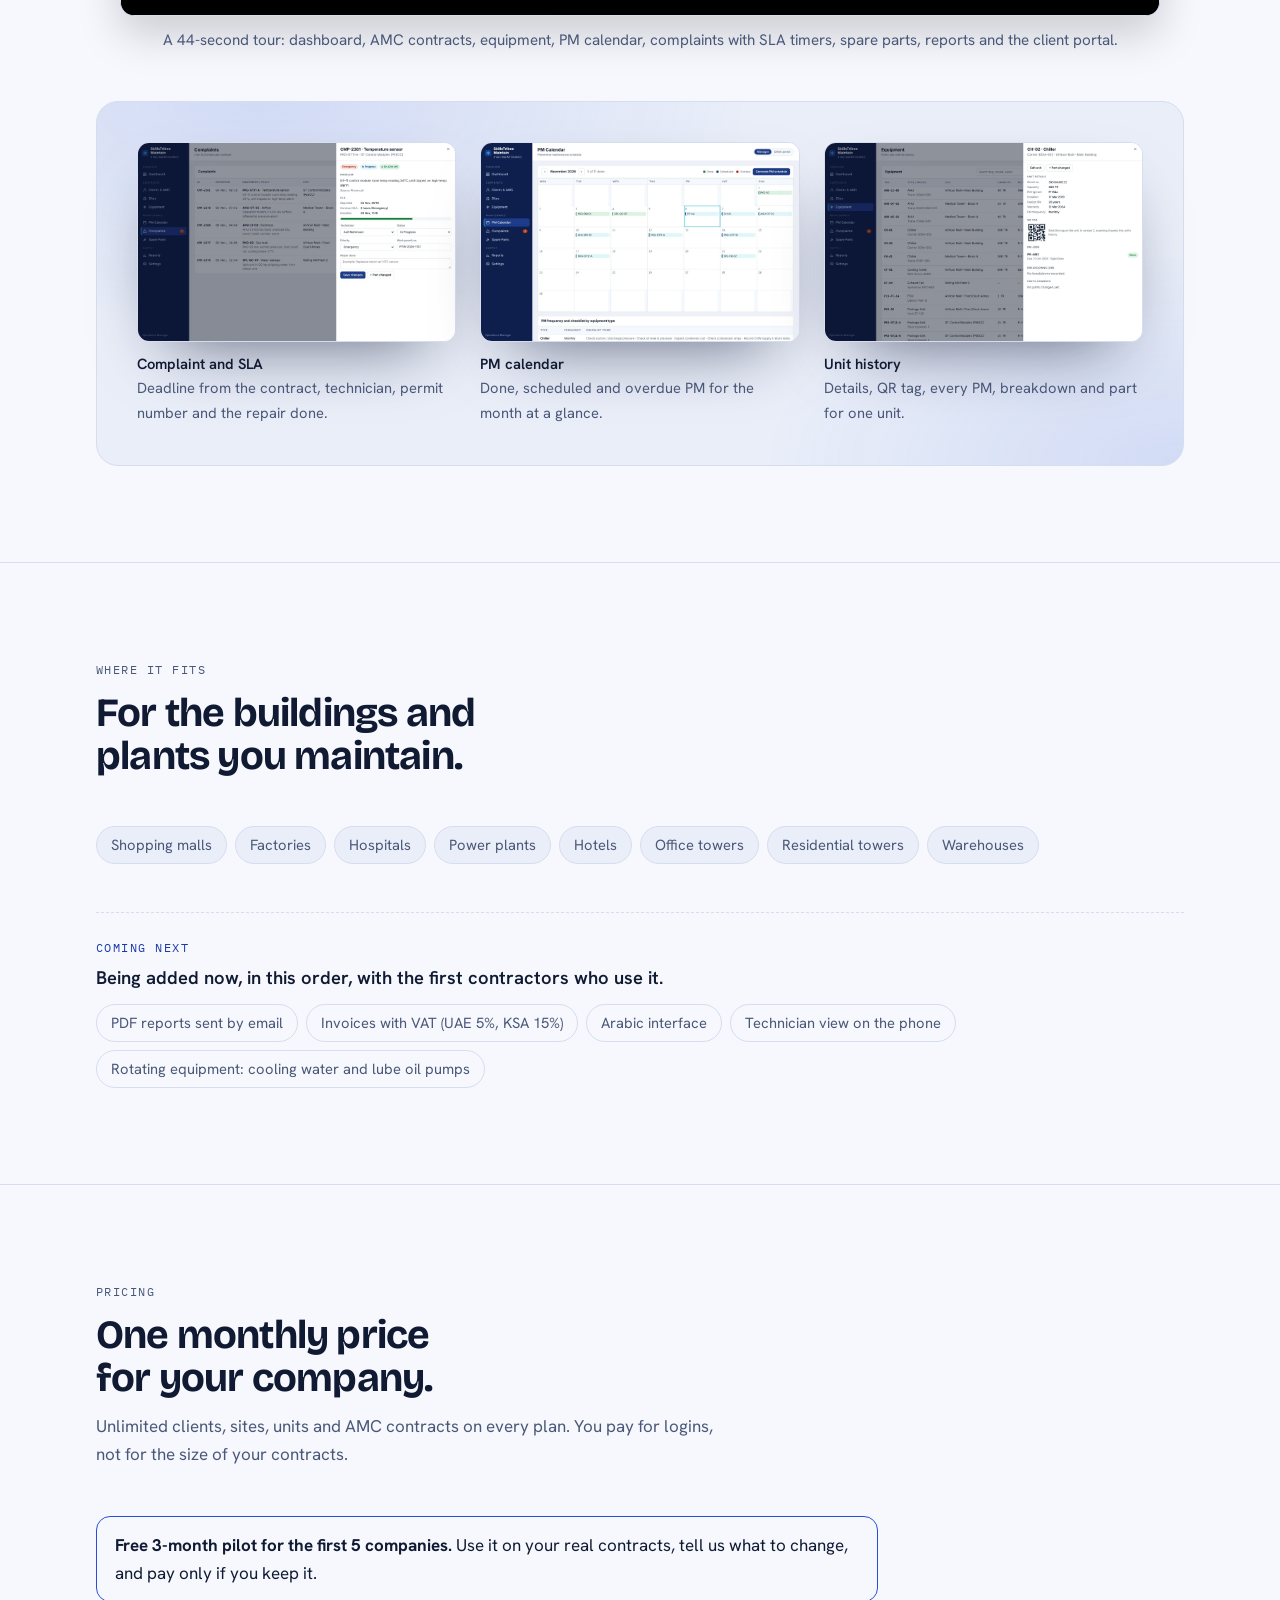
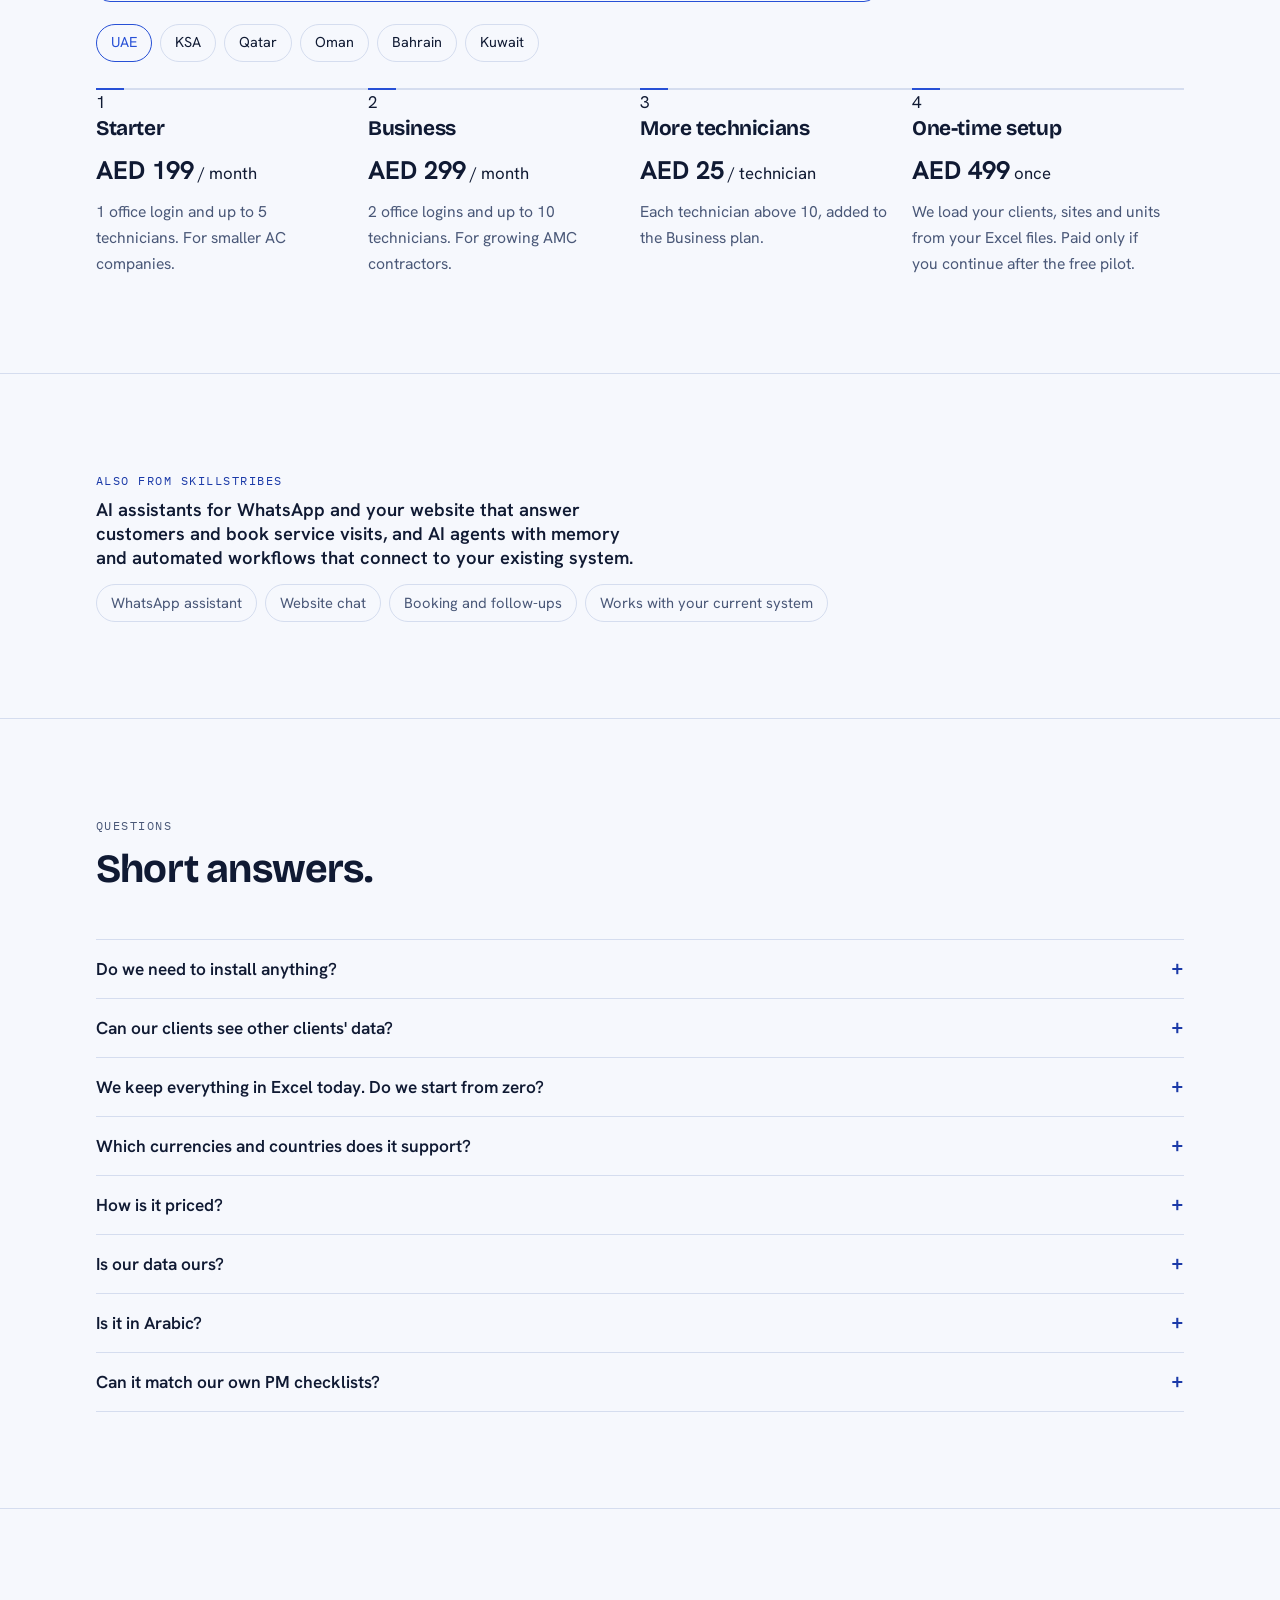
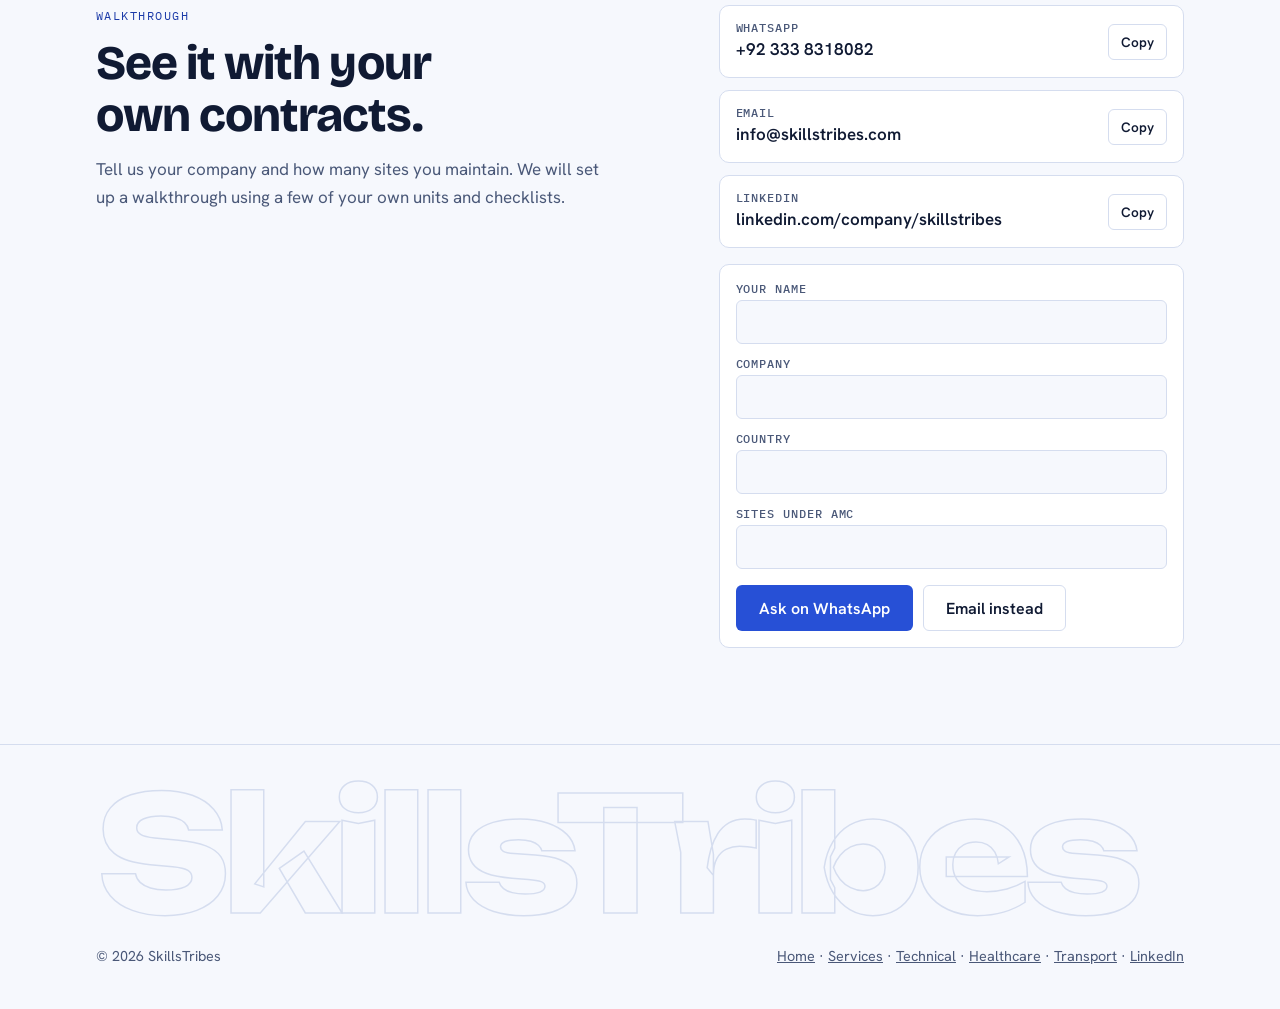
<file: hvac/index.html>
<!doctype html>
<html lang="en">
<head>
<meta charset="utf-8">
<meta name="viewport" content="width=device-width, initial-scale=1, viewport-fit=cover">
<title>HVAC Maintenance Software for UAE, Saudi Arabia &amp; Iraq | SkillsTribes</title>
<meta name="description" content="SkillsTribes Maintain, the HVAC maintenance management system: AMC contracts, equipment register, PM calendar with HVAC checklists, complaints with live SLA timers, work permits, spare parts and a client portal. For HVAC contractors in the UAE, Saudi Arabia, Iraq and across the Middle East.">
<meta name="keywords" content="HVAC maintenance software, HVAC CMMS, AMC management software, AMC software UAE, HVAC software Dubai, HVAC maintenance software Saudi Arabia, HVAC software Iraq, preventive maintenance software, PM scheduling software, SLA tracking software, facility maintenance software Middle East, chiller maintenance software, SkillsTribes">
<meta name="robots" content="index, follow, max-image-preview:large">
<meta name="theme-color" content="#0a1020">
<link rel="canonical" href="https://skillstribes.com/hvac/">
<link rel="icon" href="data:image/svg+xml,%3Csvg xmlns='http://www.w3.org/2000/svg' viewBox='0 0 32 32'%3E%3Crect width='32' height='32' rx='8' fill='%230a1020'/%3E%3Ccircle cx='16' cy='8' r='4.2' fill='%235b8cff'/%3E%3Ccircle cx='8' cy='23' r='4.2' fill='%23a58bff'/%3E%3Ccircle cx='24' cy='23' r='4.2' fill='%238fb0ff'/%3E%3C/svg%3E">
<meta property="og:type" content="website">
<meta property="og:site_name" content="SkillsTribes">
<meta property="og:title" content="HVAC Maintenance Software for AMC Contractors | SkillsTribes">
<meta property="og:description" content="AMC contracts, PM schedules and complaints with live SLA timers for HVAC contractors across the Middle East.">
<meta property="og:url" content="https://skillstribes.com/hvac/">
<meta property="og:image" content="https://skillstribes.com/hvac/dashboard.webp">
<meta name="twitter:card" content="summary_large_image">
<script type="application/ld+json">{"@context": "https://schema.org", "@type": "SoftwareApplication", "name": "SkillsTribes Maintain", "applicationCategory": "BusinessApplication", "operatingSystem": "Web browser", "url": "https://skillstribes.com/hvac/", "description": "Maintenance management software for HVAC contractors with annual maintenance contracts: equipment register, preventive maintenance, complaints with SLA timers, spare parts, reports and a client portal.", "provider": {"@type": "Organization", "@id": "https://skillstribes.com/#org", "name": "SkillsTribes", "url": "https://skillstribes.com/"}, "areaServed": ["United Arab Emirates", "Saudi Arabia", "Iraq", "Qatar", "Oman", "Kuwait", "Bahrain"]}</script>
<script type="application/ld+json">{"@context": "https://schema.org", "@type": "FAQPage", "mainEntity": [{"@type": "Question", "name": "Do we need to install anything?", "acceptedAnswer": {"@type": "Answer", "text": "No. It opens in any browser on a computer, tablet or phone. We host it on a secure HTTPS address, and once your account is live we back up your data every day."}}, {"@type": "Question", "name": "Can our clients see other clients' data?", "acceptedAnswer": {"@type": "Answer", "text": "No. Each client login sees only that client's sites, equipment, complaints and reports. This is enforced in the database, not only on the screen."}}, {"@type": "Question", "name": "We keep everything in Excel today. Do we start from zero?", "acceptedAnswer": {"@type": "Answer", "text": "No. Send us your client list, sites and equipment list in Excel, and we load them before you start."}}, {"@type": "Question", "name": "Which currencies and countries does it support?", "acceptedAnswer": {"@type": "Answer", "text": "Contracts and parts can be in AED, SAR, USD, QAR, OMR, KWD or BHD. It is built for contractors across the Gulf and Iraq."}}, {"@type": "Question", "name": "How is it priced?", "acceptedAnswer": {"@type": "Answer", "text": "Starter is AED 199 a month (1 office login, up to 5 technicians) and Business is AED 299 a month (2 office logins, up to 10 technicians), with the same prices in SAR and QAR and local prices in OMR, BHD and KWD. Clients, sites and contracts are unlimited. Setup from your Excel files is a one-time AED 499 (SAR/QAR 499, OMR/BHD 50, KWD 40), paid only if you continue after the pilot. The first 5 companies get a free 3-month pilot."}}, {"@type": "Question", "name": "Is our data ours?", "acceptedAnswer": {"@type": "Answer", "text": "Yes. On request we give you a full copy of your data in Excel, at any time, including if you decide to stop."}}, {"@type": "Question", "name": "Is it in Arabic?", "acceptedAnswer": {"@type": "Answer", "text": "English today. An Arabic interface is on the list above."}}, {"@type": "Question", "name": "Can it match our own PM checklists?", "acceptedAnswer": {"@type": "Answer", "text": "Yes. Each equipment type comes with a standard HVAC checklist, and we change it to match the checklists in your contracts."}}]}</script>
<link rel="preconnect" href="https://fonts.googleapis.com">
<link rel="preconnect" href="https://fonts.gstatic.com" crossorigin>
<link rel="stylesheet" href="https://fonts.googleapis.com/css2?family=Bricolage+Grotesque:opsz,wght@12..96,500..800&family=Hanken+Grotesk:wght@400..700&family=IBM+Plex+Mono:wght@400;500&family=Unbounded:wght@500..700&display=swap">
<link rel="stylesheet" href="/assets/site.css?v=20261109">
<style>
#pricing .pilot{border:1px solid var(--gold);border-radius:14px;padding:14px 18px;margin:0 0 22px;max-width:46em}
#pricing .cur{display:flex;flex-wrap:wrap;gap:8px;margin:0 0 26px}
#pricing .cur button{font:inherit;font-size:.9rem;border:1px solid var(--line);background:transparent;color:inherit;border-radius:999px;padding:6px 14px;cursor:pointer}
#pricing .cur button[aria-pressed="true"]{border-color:var(--gold);color:var(--gold)}
#pricing .price{color:inherit!important;font-size:1.05rem;margin:0 0 8px}#pricing .price span{font-size:1.6rem;font-weight:700}
@media(max-width:820px){#pricing .plans{grid-template-columns:1fr 1fr;row-gap:22px}}
</style>
</head>
<body>
<header>
  <div class="wrap">
    <a class="brand" href="/" aria-label="SkillsTribes home"><svg class="logo" viewBox="0 0 32 32" width="44" height="44" aria-hidden="true"><g class="orbit"><path d="M16 6 L6.5 23 L25.5 23 Z"/><circle class="c1" cx="16" cy="6" r="4.2"/><circle class="c2" cx="6.5" cy="23" r="4.2"/><circle class="c3" cx="25.5" cy="23" r="4.2"/></g></svg><span>Skills<b>Tribes</b></span></a>
    <nav aria-label="Main">
      <a class="nav-link" href="/">Home</a>
      <a class="nav-link" href="/#services">Services</a>
      <a class="nav-link on" href="/hvac/" aria-current="page">Technical</a>
      <a class="nav-link" href="/clinics/">Healthcare</a>
      <a class="nav-link" href="/#transport">Transport</a>
      <a class="btn btn-gold" href="#contact">Contact us</a>
    </nav>
  </div>
</header>

<main id="top">
  <section class="hero">
    <div class="orbs" aria-hidden="true"><i></i><i></i></div>
    <div class="wrap hero-grid">
      <div>
        <p class="eyebrow rise">SkillsTribes Maintain · HVAC Maintenance Management System</p>
        <h1 class="rise d1">Every AMC contract, unit and SLA, <span class="grad">on one screen.</span></h1>
        <p class="lead rise d2">Keep your clients, sites and equipment in one place, schedule preventive maintenance in one click, and time every complaint against the SLA written in the contract. Your clients get their own portal to raise complaints and see the work you did.</p>
        <div class="cta-row rise d3">
          <a class="btn btn-gold" href="https://demo.skillstribes.com" target="_blank" rel="noopener">Open the live demo</a>
          <a class="btn btn-line" href="#contact">Book a walkthrough</a>
        </div>
        <p class="hero-note rise d3">The demo runs on sample data and needs no login. Switch between the contractor view and the client portal at the top.</p>
      </div>
      <div class="rise d2">
        <div class="frame">
          <div class="frame-bar" aria-hidden="true"><i></i><i></i><i></i></div>
          <img src="dashboard.webp" width="1800" height="1125" alt="SkillsTribes Maintain dashboard: PM due this week, overdue PM, open complaints sorted by SLA, and repeat faults.">
        </div>
      </div>
    </div>
  </section>

  <div class="strip">
    <div class="wrap">
      <span class="eyebrow">Built for contractors in</span>
      <ul class="region">
        <li>United Arab Emirates</li><li>Saudi Arabia</li><li>Iraq</li><li>Qatar</li><li>Oman</li><li>Kuwait</li><li>Bahrain</li>
      </ul>
    </div>
  </div>

  <section id="features">
    <div class="wrap">
      <div class="sec-head">
        <p class="eyebrow">Features</p>
        <h2>HVAC maintenance software for everything an AMC contractor's office does every day.</h2>
        <p>Made from how maintenance actually runs on site: PM rounds, breakdown calls, work permits and the monthly report to the client.</p>
      </div>
      <div class="svc-grid">
        <article class="svc">
          <p class="eyebrow">Contracts and clients</p>
          <h3>Every AMC in one place</h3>
          <ul>
            <li>Contract period, value in AED, SAR or USD, and PM visits per year</li>
            <li>Response time (SLA) for Emergency, High and Normal calls, set per contract</li>
            <li>Renewals flagged 30 days before the contract ends</li>
            <li>Sites for each client: malls, factories, hospitals, plants</li>
          </ul>
        </article>
        <article class="svc">
          <p class="eyebrow">Equipment</p>
          <h3>A history for every unit</h3>
          <ul>
            <li>Chillers, AHUs, FCUs, package units, splits, VRF, cooling towers, pumps</li>
            <li>Tag, model, serial, TR, refrigerant, install date and warranty</li>
            <li>Age against design life, so you see which units are near the end</li>
            <li>One page per unit with every PM, breakdown and part, and a QR tag</li>
          </ul>
        </article>
        <article class="svc">
          <p class="eyebrow">Maintenance</p>
          <h3>PM and breakdowns under control</h3>
          <ul>
            <li>Schedule a month of PM in one click, by each unit's frequency</li>
            <li>HVAC checklists and readings; a PM closes only when the checklist is complete</li>
            <li>Complaints with live SLA timers and a technician on each job</li>
            <li>Work permit number on every PM and breakdown job</li>
            <li>Spare parts recorded against the unit and the job</li>
          </ul>
        </article>
        <article class="svc">
          <p class="eyebrow">Reports and control</p>
          <h3>See problems before the client does</h3>
          <ul>
            <li>Dashboard: PM due and overdue, open calls, SLA at risk</li>
            <li>Repeat faults and repeat parts flagged automatically</li>
            <li>Monthly report per client: PM done vs planned, SLA met, parts used</li>
            <li>Client portal: each client sees only their own sites and raises complaints</li>
            <li>Service report sent to the client on WhatsApp after each PM or repair, and a monthly summary</li>
          </ul>
        </article>
      </div>
    </div>
  </section>

  <section id="how">
    <div class="wrap">
      <div class="sec-head">
        <p class="eyebrow">How it works</p>
        <h2>From first call to daily use.</h2>
      </div>
      <ol class="steps">
        <li><h3>Walkthrough</h3><p>We show the software on a call, using your own equipment types and checklists.</p></li>
        <li><h3>Your data</h3><p>Send your client, site and equipment lists in Excel. We load them and create your logins.</p></li>
        <li><h3>Start on a few sites</h3><p>Your office uses it on real contracts while we adjust checklists and reports.</p></li>
        <li><h3>All contracts</h3><p>Move every contract in, give your clients their portal logins, and keep asking for changes.</p></li>
      </ol>
    </div>
  </section>

  <section id="screens">
    <div class="wrap">
      <div class="sec-head">
        <p class="eyebrow">The real software</p>
        <h2>This is what your office will use.</h2>
        <p>Screens from the working software, with sample data.</p>
      </div>
      <div class="tour" id="tour">
        <video controls muted playsinline preload="none" poster="tour-poster.webp" width="1920" height="1080">
          <source src="tour.mp4" type="video/mp4">
        </video>
        <p class="tour-cap">A 44-second tour: dashboard, AMC contracts, equipment, PM calendar, complaints with SLA timers, spare parts, reports and the client portal.</p>
      </div>
      <div class="stage">
        <div class="shots">
          <figure>
            <div class="frame"><img src="complaint.webp" width="1800" height="1125" loading="lazy" alt="A complaint with its SLA deadline, technician, status and work permit number."></div>
            <figcaption><b>Complaint and SLA</b>Deadline from the contract, technician, permit number and the repair done.</figcaption>
          </figure>
          <figure>
            <div class="frame"><img src="pm.webp" width="1800" height="1125" loading="lazy" alt="Monthly PM calendar with done, scheduled and overdue jobs."></div>
            <figcaption><b>PM calendar</b>Done, scheduled and overdue PM for the month at a glance.</figcaption>
          </figure>
          <figure>
            <div class="frame"><img src="equipment.webp" width="1800" height="1125" loading="lazy" alt="Equipment history: unit details, QR tag, PM jobs, breakdowns and parts changed."></div>
            <figcaption><b>Unit history</b>Details, QR tag, every PM, breakdown and part for one unit.</figcaption>
          </figure>
        </div>
      </div>
    </div>
  </section>

  <section id="sites">
    <div class="wrap">
      <div class="sec-head">
        <p class="eyebrow">Where it fits</p>
        <h2>For the buildings and plants you maintain.</h2>
      </div>
      <ul class="region">
        <li>Shopping malls</li><li>Factories</li><li>Hospitals</li><li>Power plants</li><li>Hotels</li><li>Office towers</li><li>Residential towers</li><li>Warehouses</li>
      </ul>
      <div class="more">
        <p class="eyebrow">Coming next</p>
        <h3>Being added now, in this order, with the first contractors who use it.</h3>
        <ul>
          <li>PDF reports sent by email</li>
          <li>Invoices with VAT (UAE 5%, KSA 15%)</li>
          <li>Arabic interface</li>
          <li>Technician view on the phone</li>
          <li>Rotating equipment: cooling water and lube oil pumps</li>
        </ul>
      </div>
    </div>
  </section>

  <section id="pricing">
    <div class="wrap">
      <div class="sec-head">
        <p class="eyebrow">Pricing</p>
        <h2>One monthly price for your company.</h2>
        <p>Unlimited clients, sites, units and AMC contracts on every plan. You pay for logins, not for the size of your contracts.</p>
      </div>
      <div class="pilot">
        <b>Free 3-month pilot for the first 5 companies.</b> Use it on your real contracts, tell us what to change, and pay only if you keep it.
      </div>
      <div class="cur" role="group" aria-label="Currency">
        <button type="button" data-c="AED" aria-pressed="true">UAE</button><button type="button" data-c="SAR">KSA</button><button type="button" data-c="QAR">Qatar</button><button type="button" data-c="OMR">Oman</button><button type="button" data-c="BHD">Bahrain</button><button type="button" data-c="KWD">Kuwait</button>
      </div>
      <ol class="steps plans">
        <li><h3>Starter</h3><p class="price" data-plan="s"><span>AED 199</span> / month</p><p>1 office login and up to 5 technicians. For smaller AC companies.</p></li>
        <li><h3>Business</h3><p class="price" data-plan="b"><span>AED 299</span> / month</p><p>2 office logins and up to 10 technicians. For growing AMC contractors.</p></li>
        <li><h3>More technicians</h3><p class="price" data-plan="x"><span>AED 25</span> / technician</p><p>Each technician above 10, added to the Business plan.</p></li>
        <li><h3>One-time setup</h3><p class="price" data-plan="u"><span>AED 499</span> once</p><p>We load your clients, sites and units from your Excel files. Paid only if you continue after the free pilot.</p></li>
      </ol>
    </div>
  </section>

  <section id="ai">
    <div class="wrap">
      <div class="more" style="margin-top:0;border-top:0;padding-top:0">
        <p class="eyebrow">Also from SkillsTribes</p>
        <h3>AI assistants for WhatsApp and your website that answer customers and book service visits, and AI agents with memory and automated workflows that connect to your existing system.</h3>
        <ul><li>WhatsApp assistant</li><li>Website chat</li><li>Booking and follow-ups</li><li>Works with your current system</li></ul>
      </div>
    </div>
  </section>

  <section id="faq">
    <div class="wrap">
      <div class="sec-head">
        <p class="eyebrow">Questions</p>
        <h2>Short answers.</h2>
      </div>
      <div>
        <details><summary>Do we need to install anything?</summary><p>No. It opens in any browser on a computer, tablet or phone. We host it on a secure HTTPS address, and once your account is live we back up your data every day.</p></details>
        <details><summary>Can our clients see other clients' data?</summary><p>No. Each client login sees only that client's sites, equipment, complaints and reports. This is enforced in the database, not only on the screen.</p></details>
        <details><summary>We keep everything in Excel today. Do we start from zero?</summary><p>No. Send us your client list, sites and equipment list in Excel, and we load them before you start.</p></details>
        <details><summary>Which currencies and countries does it support?</summary><p>Contracts and parts can be in AED, SAR, USD, QAR, OMR, KWD or BHD. It is built for contractors across the Gulf and Iraq.</p></details>
        <details><summary>How is it priced?</summary><p>Starter is AED 199 a month (1 office login, up to 5 technicians) and Business is AED 299 a month (2 office logins, up to 10 technicians), with the same prices in SAR and QAR and local prices in OMR, BHD and KWD. Clients, sites and contracts are unlimited. Setup from your Excel files is a one-time AED 499 (SAR/QAR 499, OMR/BHD 50, KWD 40), paid only if you continue after the pilot. The first 5 companies get a free 3-month pilot.</p></details>
        <details><summary>Is our data ours?</summary><p>Yes. On request we give you a full copy of your data in Excel, at any time, including if you decide to stop.</p></details>
        <details><summary>Is it in Arabic?</summary><p>English today. An Arabic interface is on the list above.</p></details>
        <details><summary>Can it match our own PM checklists?</summary><p>Yes. Each equipment type comes with a standard HVAC checklist, and we change it to match the checklists in your contracts.</p></details>
      </div>
    </div>
  </section>

  <section id="contact">
    <div class="wrap contact">
      <div>
        <p class="eyebrow">Walkthrough</p>
        <h2 style="margin-top: 12px;">See it with your own contracts.</h2>
        <p class="lead">Tell us your company and how many sites you maintain. We will set up a walkthrough using a few of your own units and checklists.</p>
      </div>
      <div>
        <div class="reach" id="reach"></div>
        <form class="wa-form" id="wa-form" onsubmit="return false" data-intro="Hello SkillsTribes, I would like a walkthrough of SkillsTribes Maintain." data-subject="SkillsTribes Maintain walkthrough">
          <label for="h-name">Your name<input id="h-name" name="name" data-label="Name" autocomplete="name"></label>
          <label for="h-company">Company<input id="h-company" name="company" data-label="Company" autocomplete="organization"></label>
          <label for="h-country">Country<input id="h-country" name="country" data-label="Country" autocomplete="country-name"></label>
          <label for="h-sites">Sites under AMC<input id="h-sites" name="sites" data-label="Sites under AMC" inputmode="numeric"></label>
          <div class="btn-row">
            <a class="btn btn-gold" id="wa-go" href="#contact" target="_blank" rel="noopener">Ask on WhatsApp</a>
            <a class="btn btn-line" id="mail-go" href="#contact">Email instead</a>
          </div>
        </form>
      </div>
    </div>
  </section>
</main>

<footer>
  <div class="wrap"><div class="wm-big" aria-hidden="true">SkillsTribes</div></div>
  <div class="wrap">
    <span>&copy; 2026 SkillsTribes</span>
    <span><a href="/">Home</a> · <a href="/#services">Services</a> · <a href="/hvac/">Technical</a> · <a href="/clinics/">Healthcare</a> · <a href="/#transport">Transport</a> · <a href="https://www.linkedin.com/company/skillstribes/" target="_blank" rel="noopener">LinkedIn</a></span>
  </div>
</footer>

<a class="wa-fab" id="wa-fab" href="#contact" target="_blank" rel="noopener">WhatsApp us</a>
<script src="/assets/contact.js?v=20261109"></script>
<script src="/assets/motion.js?v=20261109"></script>
<script>
(function(){var P={AED:[199,299,25,499],SAR:[199,299,25,499],QAR:[199,299,25,499],OMR:[20,30,2.5,50],BHD:[20,30,2.5,50],KWD:[17,25,2,40]};
var bs=document.querySelectorAll('#pricing .cur button');bs.forEach(function(b){b.addEventListener('click',function(){var c=b.dataset.c,v=P[c];
bs.forEach(function(x){x.setAttribute('aria-pressed',x===b?'true':'false')});
['s','b','x','u'].forEach(function(k,i){var el=document.querySelector('#pricing [data-plan="'+k+'"] span');if(el)el.textContent=c+' '+v[i]})})})})();
</script>
<!-- Cloudflare Web Analytics --><script type='module' src='https://static.cloudflareinsights.com/beacon.min.js' data-cf-beacon='{"token": "8590a0bbf29c44c5a4ed90fbe47d9633"}'></script><!-- End Cloudflare Web Analytics -->
</body>
</html>
</file>
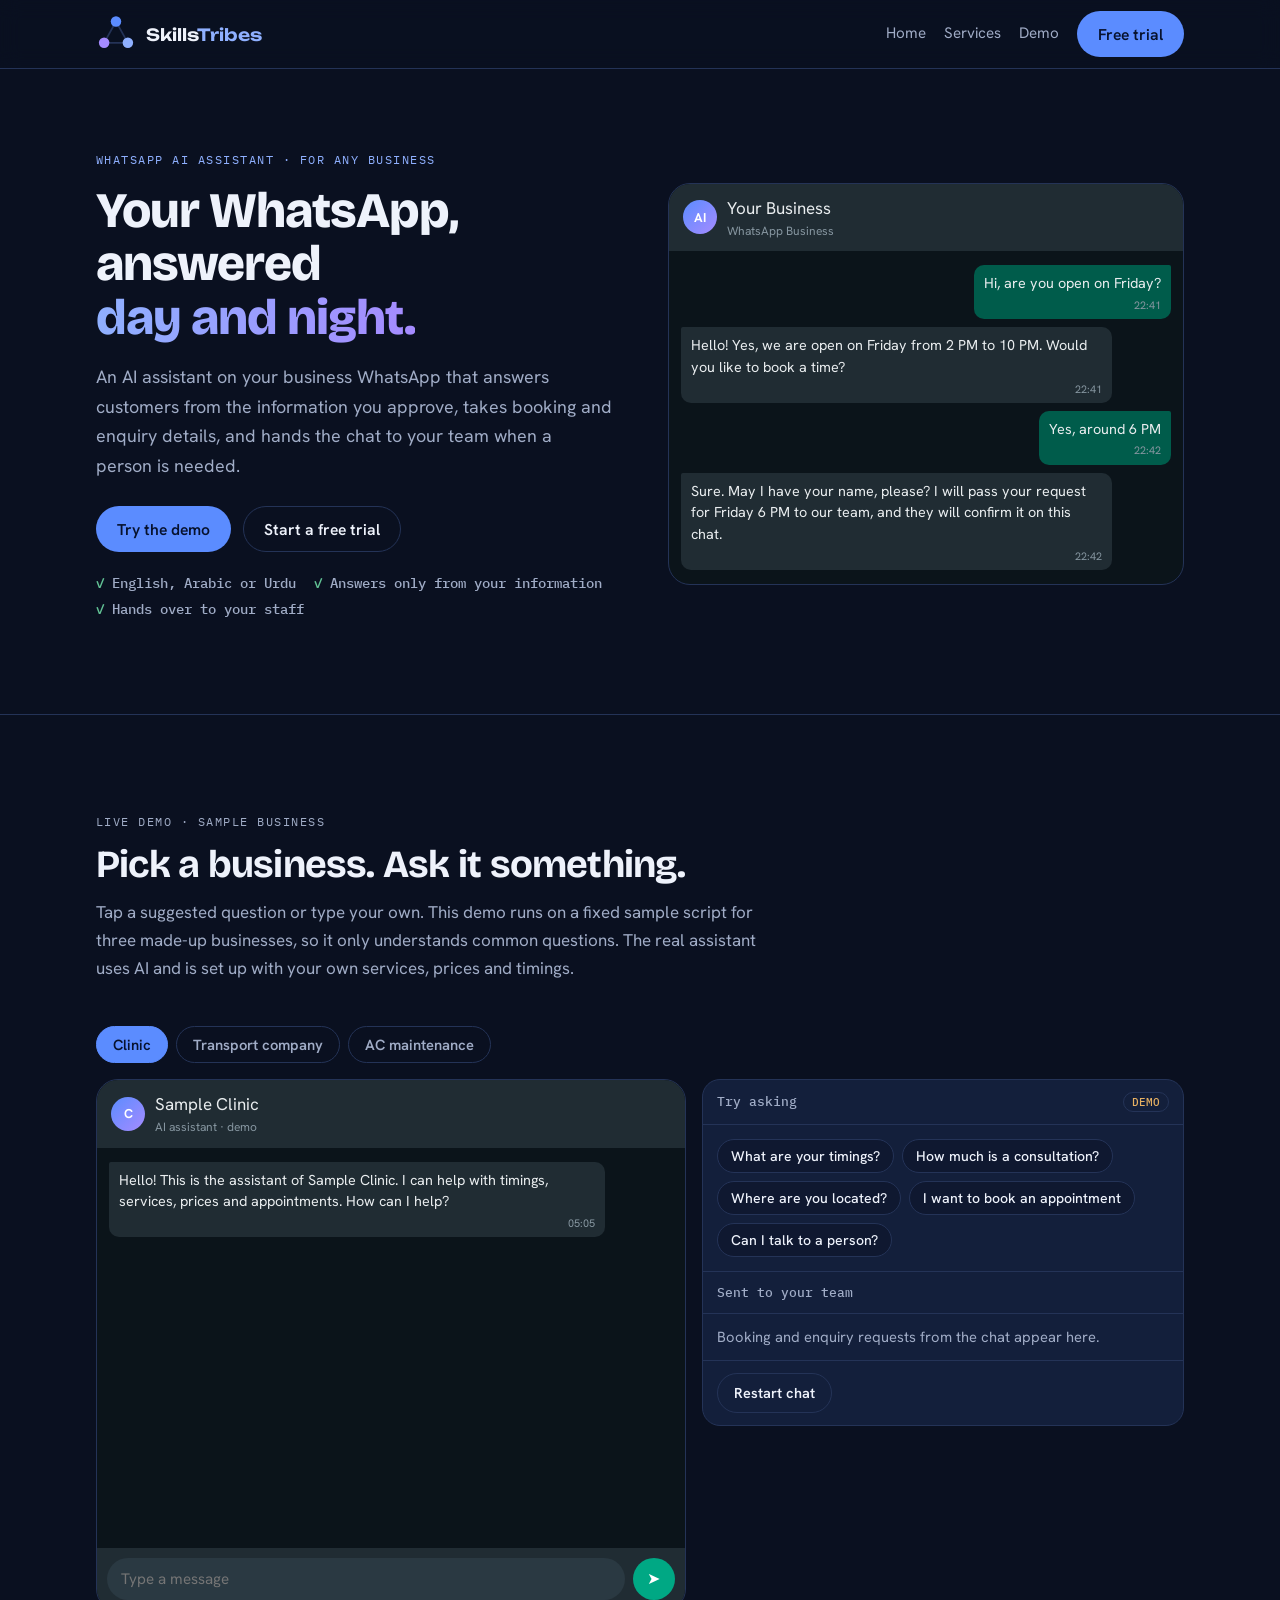
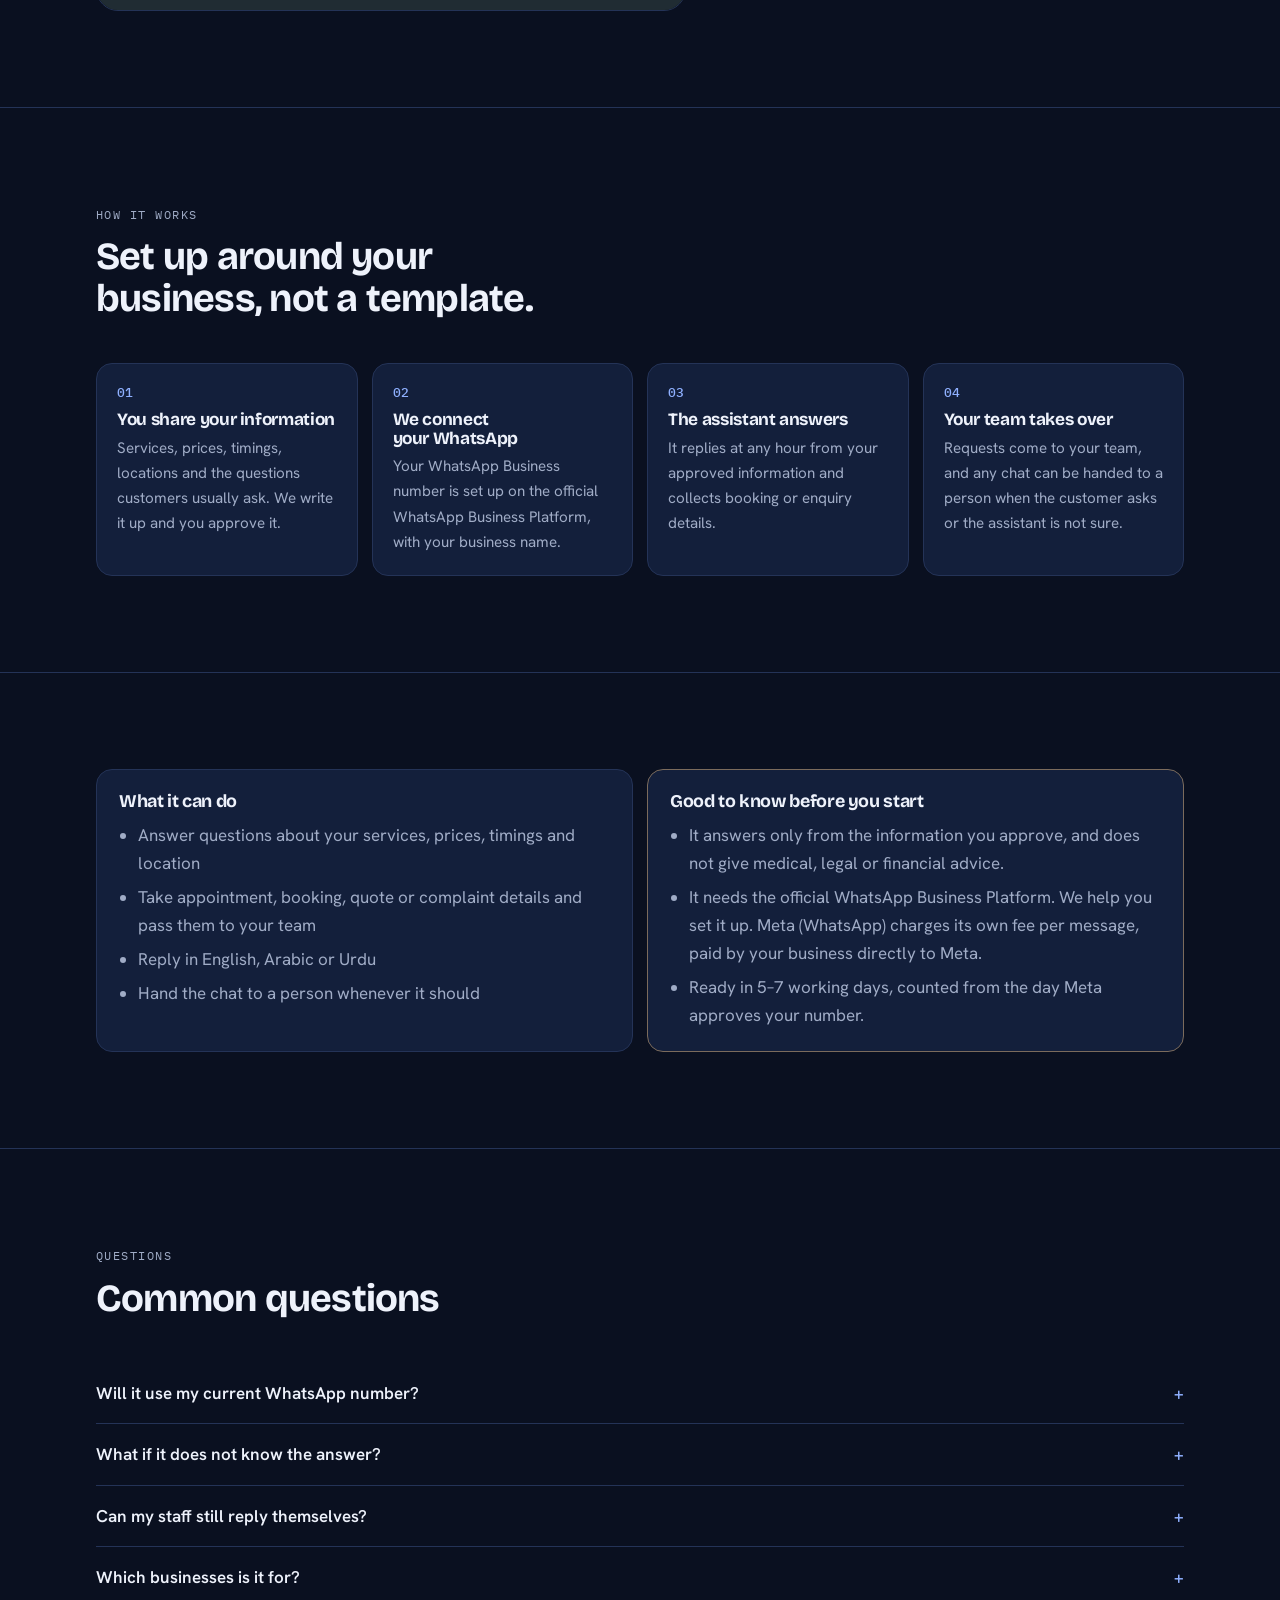
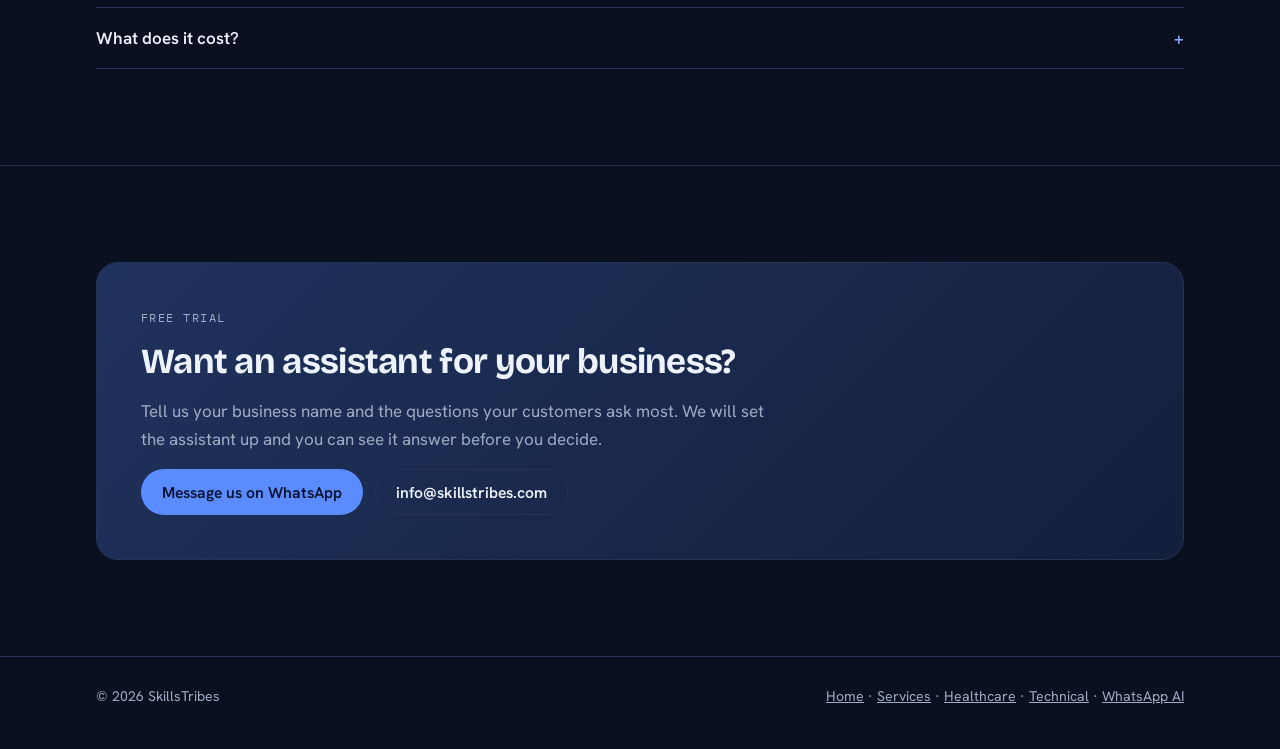
<file: whatsapp-ai/index.html>
<!doctype html>
<html lang="en">
<head>
<meta charset="utf-8">
<meta name="viewport" content="width=device-width, initial-scale=1">
<title>WhatsApp AI Assistant for Your Business | SkillsTribes</title>
<meta name="description" content="An AI assistant on your business WhatsApp that answers customers from your approved information, takes bookings and enquiries, and hands over to your team. Try the demo. Free trial.">
<meta name="robots" content="index, follow">
<meta name="theme-color" content="#0a1020">
<link rel="canonical" href="https://skillstribes.com/whatsapp-ai/">
<link rel="icon" href="data:image/svg+xml,%3Csvg xmlns='http://www.w3.org/2000/svg' viewBox='0 0 32 32'%3E%3Crect width='32' height='32' rx='8' fill='%230a1020'/%3E%3Ccircle cx='16' cy='8' r='4.2' fill='%235b8cff'/%3E%3Ccircle cx='8' cy='23' r='4.2' fill='%23a58bff'/%3E%3Ccircle cx='24' cy='23' r='4.2' fill='%238fb0ff'/%3E%3C/svg%3E">
<meta property="og:type" content="website">
<meta property="og:site_name" content="SkillsTribes">
<meta property="og:title" content="WhatsApp AI assistant for your business | SkillsTribes">
<meta property="og:description" content="Answers customers day and night from your information, takes bookings, hands over to your team. Try the demo.">
<meta property="og:url" content="https://skillstribes.com/whatsapp-ai/">
<link rel="preconnect" href="https://fonts.googleapis.com">
<link rel="preconnect" href="https://fonts.gstatic.com" crossorigin>
<link rel="stylesheet" href="https://fonts.googleapis.com/css2?family=Bricolage+Grotesque:opsz,wght@12..96,500..800&family=Hanken+Grotesk:wght@400..700&family=IBM+Plex+Mono:wght@400;500&family=Unbounded:wght@500..700&display=swap">
<style>
  :root {
    color-scheme: dark;
    --bg: #0a1020; --bg-2: #0f1830; --surface: #131f3b; --line: #243357;
    --fg: #eef2fb; --muted: #a0acc6; --gold: #5b8cff; --gold-ink: #8fb0ff; --on-gold: #07122e;
    --ok: #62c295; --warn: #e6b062; --bad: #ec8579; --accent2: #a58bff;
    --wa-bg: #0b141a; --wa-in: #202c33; --wa-out: #005c4b; --wa-ink: #e9edef; --wa-btn: #53bdeb;
    --display: "Bricolage Grotesque", "Segoe UI", system-ui, sans-serif;
    --body: "Hanken Grotesk", "Segoe UI", system-ui, sans-serif;
    --mono: "IBM Plex Mono", ui-monospace, Menlo, Consolas, monospace;
    --brand: "Unbounded", "Bricolage Grotesque", system-ui, sans-serif;
    --urdu: "Noto Nastaliq Urdu", "Jameel Noori Nastaleeq", serif;
  }
  * { box-sizing: border-box; }
  html { scroll-behavior: smooth; }
  body { margin: 0; background: var(--bg); color: var(--fg); font-family: var(--body); font-size: 1.0625rem; line-height: 1.65; -webkit-font-smoothing: antialiased; }
  a { color: var(--gold-ink); }
  h1, h2, h3 { font-family: var(--display); line-height: 1.08; letter-spacing: -0.02em; text-wrap: balance; margin: 0; }
  p { margin: 0; }
  :focus-visible { outline: 2px solid var(--gold); outline-offset: 3px; border-radius: 4px; }
  .wrap { max-width: 1120px; margin: 0 auto; padding-inline: max(16px, env(safe-area-inset-left, 0px)); }
  .eyebrow { font-family: var(--mono); font-size: 0.78rem; letter-spacing: 0.12em; text-transform: uppercase; color: var(--gold-ink); }
  section { padding-block: clamp(48px, 8vw, 96px); border-top: 1px solid var(--line); }
  .sec-head { display: grid; gap: 12px; max-width: 660px; margin-bottom: clamp(28px, 4vw, 44px); }
  .sec-head h2 { font-size: clamp(1.7rem, 3.4vw, 2.4rem); font-weight: 700; }
  .sec-head p { color: var(--muted); }

  header { position: sticky; top: 0; z-index: 10; background: color-mix(in srgb, var(--bg) 88%, transparent); backdrop-filter: blur(10px); border-bottom: 1px solid var(--line); }
  header .wrap { display: flex; align-items: center; justify-content: space-between; gap: 16px; min-height: 68px; }
  .brand { display: inline-flex; align-items: center; gap: 10px; text-decoration: none; color: var(--fg); font: 600 1.05rem var(--brand); }
  .brand b { color: var(--gold-ink); font-weight: 600; }
  .logo path { fill: none; stroke: var(--line); stroke-width: 1.4; }
  .logo .c1 { fill: var(--gold); } .logo .c2 { fill: var(--accent2); } .logo .c3 { fill: var(--gold-ink); }
  nav { display: flex; align-items: center; gap: 18px; }
  nav a.nav-link { color: var(--muted); text-decoration: none; font-size: 0.95rem; }
  nav a.nav-link:hover { color: var(--fg); }
  .btn { display: inline-flex; align-items: center; justify-content: center; min-height: 46px; padding: 0 20px; border-radius: 999px; font: 600 0.98rem var(--body); text-decoration: none; cursor: pointer; border: 1px solid transparent; }
  .btn-gold { background: var(--gold); color: var(--on-gold); }
  .btn-line { border-color: var(--line); color: var(--fg); background: transparent; }
  @media (max-width: 760px) { nav a.nav-link:not(.keep) { display: none; } }

  .hero { border-top: 0; padding-top: clamp(40px, 7vw, 80px); }
  .hero-grid { display: grid; gap: clamp(32px, 5vw, 56px); align-items: center; }
  @media (min-width: 920px) { .hero-grid { grid-template-columns: 1fr 1fr; } }
  .hero h1 { font-size: clamp(2rem, 4.4vw, 3.1rem); font-weight: 800; margin-top: 14px; }
  .grad { background: linear-gradient(90deg, var(--gold-ink), var(--accent2)); -webkit-background-clip: text; background-clip: text; color: transparent; }
  .lead { color: var(--muted); font-size: 1.12rem; margin-top: 18px; max-width: 34rem; }
  .cta-row { display: flex; flex-wrap: wrap; gap: 12px; margin-top: 26px; }
  .facts { display: flex; flex-wrap: wrap; gap: 8px 18px; margin-top: 22px; font: 500 0.85rem var(--mono); color: var(--muted); }
  .facts span::before { content: "✓ "; color: var(--ok); }

  /* ---- Demo ---- */
  .demo { display: grid; gap: 16px; }
  @media (min-width: 720px) { .demo { grid-template-columns: 1.1fr 0.9fr; align-items: start; } }
  .panel { background: var(--surface); border: 1px solid var(--line); border-radius: 18px; overflow: hidden; }
  .panel-top { display: flex; justify-content: space-between; align-items: center; gap: 8px; padding: 12px 14px; border-bottom: 1px solid var(--line); font: 500 0.8rem var(--mono); color: var(--muted); }
  .tag { font: 500 0.7rem var(--mono); padding: 2px 8px; border-radius: 999px; border: 1px solid var(--line); color: var(--warn); }
  .orders { list-style: none; margin: 0; padding: 0; }
  .orders li { display: grid; grid-template-columns: auto 1fr auto; gap: 10px; align-items: center; padding: 11px 14px; border-bottom: 1px solid var(--line); font-size: 0.92rem; transition: background .4s; }
  .orders li:last-child { border-bottom: 0; }
  .orders li.flash { background: color-mix(in srgb, var(--gold) 14%, transparent); }
  .orders .id { font: 500 0.8rem var(--mono); color: var(--muted); }
  .orders .who b { display: block; font-weight: 600; }
  .orders .who span { color: var(--muted); font-size: 0.82rem; }
  .chip { font: 500 0.72rem var(--mono); padding: 3px 9px; border-radius: 999px; white-space: nowrap; border: 1px solid currentColor; }
  .chip.wait { color: var(--warn); } .chip.ok { color: var(--ok); } .chip.bad { color: var(--bad); } .chip.new { color: var(--gold-ink); } .chip.addr { color: var(--accent2); }
  .panel-foot { display: flex; flex-wrap: wrap; gap: 8px; padding: 12px 14px; border-top: 1px solid var(--line); }
  .panel-foot .btn { min-height: 40px; font-size: 0.9rem; padding: 0 16px; }
  .counts { display: flex; gap: 14px; padding: 10px 14px; font: 500 0.78rem var(--mono); color: var(--muted); border-bottom: 1px solid var(--line); flex-wrap: wrap; }
  .counts b { color: var(--fg); }

  .phone { background: var(--wa-bg); border-radius: 22px; border: 1px solid var(--line); overflow: hidden; color: var(--wa-ink); }
  .phone-top { display: flex; align-items: center; gap: 10px; padding: 10px 14px; background: #202c33; }
  .avatar { width: 34px; height: 34px; border-radius: 50%; background: linear-gradient(135deg, var(--gold), var(--accent2)); display: grid; place-items: center; font: 700 0.8rem var(--body); color: #fff; }
  .phone-top small { display: block; color: #8696a0; font-size: 0.75rem; }
  .chat { min-height: 330px; padding: 14px 12px; display: flex; flex-direction: column; gap: 8px; }
  .msg { max-width: 88%; padding: 8px 10px 6px; border-radius: 10px; font-size: 0.9rem; line-height: 1.5; white-space: pre-line; }
  .msg.in { background: var(--wa-in); align-self: flex-start; border-top-left-radius: 2px; }
  .msg.out { background: var(--wa-out); align-self: flex-end; border-top-right-radius: 2px; }
  .msg.ur { font-family: var(--urdu); direction: rtl; text-align: right; line-height: 2.1; font-size: 0.95rem; }
  .msg time { display: block; text-align: right; font-size: 0.68rem; color: #8696a0; margin-top: 2px; direction: ltr; }
  .qr { display: grid; gap: 4px; align-self: flex-start; width: min(88%, 300px); }
  .qr button { background: var(--wa-in); color: var(--wa-btn); border: 0; border-radius: 8px; padding: 9px; font: 600 0.9rem var(--body); cursor: pointer; }
  .qr.ur button { font-family: var(--urdu); font-weight: 600; }
  .qr button:disabled { opacity: .45; cursor: default; }
  .qr-hint { font: 500 0.72rem var(--mono); color: #8696a0; align-self: flex-start; }
  .empty { margin: auto; text-align: center; color: #8696a0; font-size: 0.88rem; max-width: 240px; }
  .lang { display: inline-flex; border: 1px solid var(--line); border-radius: 999px; overflow: hidden; }
  .lang button { background: transparent; color: var(--muted); border: 0; padding: 4px 12px; font: 500 0.75rem var(--mono); cursor: pointer; }
  .lang button[aria-pressed="true"] { background: var(--gold); color: var(--on-gold); }
  .demo-note { color: var(--muted); font-size: 0.85rem; margin-top: 12px; }

  /* ---- Content ---- */
  .steps { list-style: none; margin: 0; padding: 0; display: grid; gap: 14px; counter-reset: s; }
  @media (min-width: 760px) { .steps { grid-template-columns: repeat(4, 1fr); } }
  .steps li { background: var(--surface); border: 1px solid var(--line); border-radius: 16px; padding: 20px; counter-increment: s; }
  .steps li::before { content: "0" counter(s); font: 500 0.8rem var(--mono); color: var(--gold-ink); display: block; margin-bottom: 10px; }
  .steps h3 { font-size: 1.08rem; margin-bottom: 6px; }
  .steps p { color: var(--muted); font-size: 0.95rem; }
  .grid2 { display: grid; gap: 14px; }
  @media (min-width: 760px) { .grid2 { grid-template-columns: 1fr 1fr; } }
  .card { background: var(--surface); border: 1px solid var(--line); border-radius: 16px; padding: 22px; }
  .card h3 { font-size: 1.12rem; margin-bottom: 10px; }
  .card ul { margin: 0; padding-left: 1.1em; color: var(--muted); }
  .card li + li { margin-top: 6px; }
  .card.honest { border-color: color-mix(in srgb, var(--warn) 45%, var(--line)); }
  details { border-bottom: 1px solid var(--line); padding: 16px 0; }
  details summary { cursor: pointer; font-weight: 600; list-style: none; }
  details summary::after { content: "+"; float: right; color: var(--gold-ink); }
  details[open] summary::after { content: "–"; }
  details p { color: var(--muted); margin-top: 8px; }
  .contact-box { background: linear-gradient(135deg, color-mix(in srgb, var(--gold) 18%, var(--surface)), var(--surface)); border: 1px solid var(--line); border-radius: 22px; padding: clamp(24px, 4vw, 44px); display: grid; gap: 16px; }
  .contact-box h2 { font-size: clamp(1.6rem, 3vw, 2.2rem); }
  .contact-box p { color: var(--muted); max-width: 40rem; }
  footer { border-top: 1px solid var(--line); padding: 28px 0 40px; color: var(--muted); font-size: 0.88rem; }
  footer .wrap { display: flex; flex-wrap: wrap; justify-content: space-between; gap: 12px; }
  footer a { color: var(--muted); }

  .biz-tabs { display: flex; flex-wrap: wrap; gap: 8px; margin-bottom: 16px; }
  .biz-tabs button { background: transparent; border: 1px solid var(--line); color: var(--muted); border-radius: 999px; padding: 8px 16px; font: 600 0.92rem var(--body); cursor: pointer; }
  .biz-tabs button[aria-selected="true"] { background: var(--gold); color: var(--on-gold); border-color: var(--gold); }
  #chat { height: 400px; overflow-y: auto; min-height: 0; }
  .msg.typing { color: #8696a0; font-style: italic; }
  .composer { display: flex; gap: 8px; padding: 10px; background: #202c33; }
  .composer input { flex: 1; min-width: 0; background: #2a3942; border: 0; border-radius: 999px; padding: 10px 14px; color: var(--wa-ink); font: 400 0.95rem var(--body); }
  .composer button { width: 42px; height: 42px; border-radius: 50%; border: 0; background: #00a884; color: #fff; font-size: 1rem; cursor: pointer; }
  .chips { display: flex; flex-wrap: wrap; gap: 8px; padding: 14px; }
  .chips button { background: var(--bg-2); border: 1px solid var(--line); color: var(--fg); border-radius: 999px; padding: 7px 13px; font: 500 0.88rem var(--body); cursor: pointer; text-align: left; }
  .chips button:hover { border-color: var(--gold); }
  .empty-row { display: block !important; color: var(--muted); font-size: 0.88rem; }
</style>
</head>
<body>
<header>
  <div class="wrap">
    <a class="brand" href="/" aria-label="SkillsTribes home"><svg class="logo" viewBox="0 0 32 32" width="40" height="40" aria-hidden="true"><path d="M16 6 L6.5 23 L25.5 23 Z"/><circle class="c1" cx="16" cy="6" r="4.2"/><circle class="c2" cx="6.5" cy="23" r="4.2"/><circle class="c3" cx="25.5" cy="23" r="4.2"/></svg><span>Skills<b>Tribes</b></span></a>
    <nav aria-label="Main">
      <a class="nav-link" href="/">Home</a>
      <a class="nav-link" href="/#services">Services</a>
      <a class="nav-link keep" href="#demo">Demo</a>
      <a class="btn btn-gold" href="#contact">Free trial</a>
    </nav>
  </div>
</header>

<main>
  <section class="hero">
    <div class="wrap hero-grid">
      <div>
        <p class="eyebrow">WhatsApp AI assistant · for any business</p>
        <h1>Your WhatsApp, answered <span class="grad">day and night.</span></h1>
        <p class="lead">An AI assistant on your business WhatsApp that answers customers from the information you approve, takes booking and enquiry details, and hands the chat to your team when a person is needed.</p>
        <div class="cta-row">
          <a class="btn btn-gold" href="#demo">Try the demo</a>
          <a class="btn btn-line" href="#contact">Start a free trial</a>
        </div>
        <div class="facts"><span>English, Arabic or Urdu</span><span>Answers only from your information</span><span>Hands over to your staff</span></div>
      </div>
      <div class="phone" aria-hidden="true">
        <div class="phone-top"><div class="avatar">AI</div><div>Your Business<small>WhatsApp Business</small></div></div>
        <div class="chat">
          <div class="msg out">Hi, are you open on Friday?<time>22:41</time></div>
          <div class="msg in">Hello! Yes, we are open on Friday from 2 PM to 10 PM. Would you like to book a time?<time>22:41</time></div>
          <div class="msg out">Yes, around 6 PM<time>22:42</time></div>
          <div class="msg in">Sure. May I have your name, please? I will pass your request for Friday 6 PM to our team, and they will confirm it on this chat.<time>22:42</time></div>
        </div>
      </div>
    </div>
  </section>

  <section id="demo">
    <div class="wrap">
      <div class="sec-head">
        <p class="eyebrow">Live demo · sample business</p>
        <h2>Pick a business. Ask it something.</h2>
        <p>Tap a suggested question or type your own. This demo runs on a fixed sample script for three made-up businesses, so it only understands common questions. The real assistant uses AI and is set up with your own services, prices and timings.</p>
      </div>
      <div class="biz-tabs" role="tablist" aria-label="Sample business">
        <button type="button" role="tab" data-biz="clinic" aria-selected="true">Clinic</button>
        <button type="button" role="tab" data-biz="transport" aria-selected="false">Transport company</button>
        <button type="button" role="tab" data-biz="ac" aria-selected="false">AC maintenance</button>
      </div>
      <div class="demo">
        <div>
          <div class="phone">
            <div class="phone-top"><div class="avatar" id="biz-av">C</div><div><span id="biz-name">Sample Clinic</span><small id="biz-sub">AI assistant · demo</small></div></div>
            <div class="chat" id="chat" aria-live="polite"></div>
            <form class="composer" id="composer" autocomplete="off">
              <input id="msg" type="text" placeholder="Type a message" aria-label="Type a message" maxlength="200">
              <button type="submit" aria-label="Send">➤</button>
            </form>
          </div>
        </div>
        <div class="panel">
          <div class="panel-top"><span>Try asking</span><span class="tag">DEMO</span></div>
          <div class="chips" id="chips"></div>
          <div class="panel-top" style="border-top:1px solid var(--line)"><span>Sent to your team</span></div>
          <ul class="orders" id="inbox"><li class="empty-row">Booking and enquiry requests from the chat appear here.</li></ul>
          <div class="panel-foot"><button class="btn btn-line" id="reset" type="button">Restart chat</button></div>
        </div>
      </div>
    </div>
  </section>

  <section>
    <div class="wrap">
      <div class="sec-head">
        <p class="eyebrow">How it works</p>
        <h2>Set up around your business, not a template.</h2>
      </div>
      <ol class="steps">
        <li><h3>You share your information</h3><p>Services, prices, timings, locations and the questions customers usually ask. We write it up and you approve it.</p></li>
        <li><h3>We connect your WhatsApp</h3><p>Your WhatsApp Business number is set up on the official WhatsApp Business Platform, with your business name.</p></li>
        <li><h3>The assistant answers</h3><p>It replies at any hour from your approved information and collects booking or enquiry details.</p></li>
        <li><h3>Your team takes over</h3><p>Requests come to your team, and any chat can be handed to a person when the customer asks or the assistant is not sure.</p></li>
      </ol>
    </div>
  </section>

  <section>
    <div class="wrap grid2">
      <div class="card">
        <h3>What it can do</h3>
        <ul>
          <li>Answer questions about your services, prices, timings and location</li>
          <li>Take appointment, booking, quote or complaint details and pass them to your team</li>
          <li>Reply in English, Arabic or Urdu</li>
          <li>Hand the chat to a person whenever it should</li>
        </ul>
      </div>
      <div class="card honest">
        <h3>Good to know before you start</h3>
        <ul>
          <li>It answers only from the information you approve, and does not give medical, legal or financial advice.</li>
          <li>It needs the official WhatsApp Business Platform. We help you set it up. Meta (WhatsApp) charges its own fee per message, paid by your business directly to Meta.</li>
          <li>Ready in 5–7 working days, counted from the day Meta approves your number.</li>
        </ul>
      </div>
    </div>
  </section>

  <section>
    <div class="wrap">
      <div class="sec-head"><p class="eyebrow">Questions</p><h2>Common questions</h2></div>
      <details><summary>Will it use my current WhatsApp number?</summary><p>Yes, your WhatsApp Business number is connected to the official WhatsApp Business Platform. We check with you before any change, so your customers keep messaging the same number.</p></details>
      <details><summary>What if it does not know the answer?</summary><p>It says so politely and passes the chat to your team. It does not make up prices or promises.</p></details>
      <details><summary>Can my staff still reply themselves?</summary><p>Yes. Your team can take over any chat at any time.</p></details>
      <details><summary>Which businesses is it for?</summary><p>Any business that gets questions on WhatsApp: clinics, transport and logistics, maintenance companies, shops, schools, real estate and more.</p></details>
      <details><summary>What does it cost?</summary><p>We start with a free trial. The monthly fee depends on what the assistant needs to do, and we agree it with you in writing before the trial ends. WhatsApp's own per-message fee is paid by your business to Meta.</p></details>
    </div>
  </section>

  <section id="contact">
    <div class="wrap">
      <div class="contact-box">
        <p class="eyebrow">Free trial</p>
        <h2>Want an assistant for your business?</h2>
        <p>Tell us your business name and the questions your customers ask most. We will set the assistant up and you can see it answer before you decide.</p>
        <div class="cta-row" style="margin-top:0">
          <a class="btn btn-gold" href="https://wa.me/923338318082?text=Hello%20SkillsTribes%2C%20I%20would%20like%20a%20free%20trial%20of%20the%20WhatsApp%20AI%20assistant.%0ABusiness%3A%20" target="_blank" rel="noopener">Message us on WhatsApp</a>
          <a class="btn btn-line" href="mailto:info@skillstribes.com?subject=WhatsApp%20AI%20assistant%20trial">info@skillstribes.com</a>
        </div>
      </div>
    </div>
  </section>
</main>


<footer>
  <div class="wrap">
    <span>&copy; 2026 SkillsTribes</span>
    <span><a href="/">Home</a> · <a href="/#services">Services</a> · <a href="/clinics/">Healthcare</a> · <a href="/hvac/">Technical</a> · <a href="/whatsapp-ai/">WhatsApp AI</a></span>
  </div>
</footer>

<script>
(function () {
  // Fixed sample script. Nothing is sent anywhere.
  var BIZ = {
    clinic: {
      name: "Sample Clinic", av: "C",
      hello: "Hello! This is the assistant of Sample Clinic. I can help with timings, services, prices and appointments. How can I help?",
      chips: ["What are your timings?", "How much is a consultation?", "Where are you located?", "I want to book an appointment", "Can I talk to a person?"],
      intents: [
        { k: ["timing", "time", "open", "close", "hour", "friday", "sunday", "today"], a: "We are open Saturday to Thursday, 9 AM to 9 PM, and Friday 2 PM to 10 PM. Would you like to book a time?" },
        { k: ["price", "fee", "cost", "charge", "how much", "consult"], a: "A general consultation is AED 150 (sample price). Prices for treatments depend on the doctor's assessment. Shall I book a consultation for you?" },
        { k: ["where", "location", "address", "map", "parking"], a: "We are on Sample Street, near the City Mall, with free parking at the back. Here is the map pin: (sample link)." },
        { k: ["service", "treat", "offer", "do you do", "doctor", "specialist"], a: "We offer general medicine, physiotherapy, dermatology and dental care (sample list). Which one are you interested in?" }
      ],
      book: { trigger: ["book", "appointment", "visit", "slot", "reserve"], steps: ["Sure. May I have your name, please?", "Thank you, {name}. Which service, and what day and time suit you?"], done: "Thank you, {name}. I have passed your request ({detail}) to our front desk. They will confirm your appointment on this chat.", label: "Appointment request" }
    },
    transport: {
      name: "Sample Transport LLC", av: "T",
      hello: "Hello! This is the assistant of Sample Transport. I can help with truck types, routes and quotes. How can I help?",
      chips: ["What trucks do you have?", "Do you go to Saudi Arabia?", "I need a quote", "Where is my shipment?", "Can I talk to a person?"],
      intents: [
        { k: ["truck", "trailer", "flatbed", "lowbed", "type", "fleet", "vehicle", "chiller"], a: "We run 3-ton and 7-ton trucks, 40 ft flatbed trailers and lowbed trailers (sample fleet). What would you like to move?" },
        { k: ["saudi", "oman", "qatar", "kuwait", "bahrain", "gcc", "cross", "border", "route"], a: "Yes, we cover all UAE emirates and run trips to Saudi Arabia, Oman and Qatar (sample routes). I can take your quote request now." },
        { k: ["where is", "track", "status", "shipment", "delivered", "driver"], a: "I can't see live trip status in this demo. Please send your waybill number and I will pass it to our operations team to update you." },
        { k: ["time", "open", "hour", "office"], a: "Our office is open Saturday to Thursday, 8 AM to 6 PM. Trips run every day." }
      ],
      book: { trigger: ["quote", "price", "rate", "cost", "how much", "book", "need a truck"], steps: ["Sure. From where to where, and what is the cargo?", "Thank you. What truck type and which date do you need?"], done: "Thank you. I have passed your quote request ({detail}) to our operations team. They will send you the rate on this chat.", label: "Quote request" }
    },
    ac: {
      name: "Sample AC Services", av: "A",
      hello: "Hello! This is the assistant of Sample AC Services. I can help with AC repair, maintenance contracts and visits. How can I help?",
      chips: ["My AC is not cooling", "Do you have yearly contracts?", "How much is AC cleaning?", "What areas do you cover?", "Can I talk to a person?"],
      intents: [
        { k: ["contract", "amc", "yearly", "annual", "maintenance plan"], a: "Yes, we offer yearly maintenance contracts with 4 planned visits and priority breakdown calls (sample plan). Would you like a quote for your units?" },
        { k: ["clean", "service", "price", "cost", "how much"], a: "AC cleaning is AED 120 per split unit (sample price), including filter and coil cleaning. Shall I book a visit?" },
        { k: ["area", "cover", "where", "location", "emirate"], a: "We cover Dubai, Sharjah and Ajman (sample areas). Which area are you in?" },
        { k: ["time", "open", "hour", "emergency", "24"], a: "Our team works every day from 8 AM to 10 PM, and we take emergency calls at night (sample timings)." }
      ],
      book: { trigger: ["not cooling", "leak", "noise", "broken", "repair", "visit", "complaint", "book"], steps: ["Sorry to hear that. May I have your name and area, please?", "Thank you, {name}. How many units, and what day and time suit you for a technician visit?"], done: "Thank you, {name}. I have logged your request ({detail}) and passed it to our team. A coordinator will confirm the technician's time on this chat.", label: "Service request" }
    }
  };
  var HUMAN = ["person", "human", "agent", "staff", "talk to", "call me", "speak"];
  var biz = "clinic", flow = null, chat = document.getElementById("chat"), chipsEl = document.getElementById("chips"), inbox = document.getElementById("inbox"), input = document.getElementById("msg");

  function now() { var d = new Date(); return ("0" + d.getHours()).slice(-2) + ":" + ("0" + d.getMinutes()).slice(-2); }
  function bubble(text, side) {
    var d = document.createElement("div"); d.className = "msg " + side; d.textContent = text;
    var t = document.createElement("time"); t.textContent = now(); d.appendChild(t);
    chat.appendChild(d); chat.scrollTop = chat.scrollHeight;
  }
  function typing(cb) {
    var d = document.createElement("div"); d.className = "msg in typing"; d.textContent = "typing…"; chat.appendChild(d); chat.scrollTop = chat.scrollHeight;
    setTimeout(function () { d.remove(); cb(); }, 650);
  }
  function has(t, list) { return list.some(function (k) { return t.indexOf(k) !== -1; }); }
  function addInbox(label, detail) {
    var e = inbox.querySelector(".empty-row"); if (e) e.remove();
    var li = document.createElement("li");
    var tag = document.createElement("span"); tag.className = "chip new"; tag.textContent = label;
    var w = document.createElement("span"); w.className = "who"; var b = document.createElement("b"); b.textContent = BIZ[biz].name; var s = document.createElement("span"); s.textContent = detail;
    w.appendChild(b); w.appendChild(s);
    var tm = document.createElement("span"); tm.className = "id"; tm.textContent = now();
    li.appendChild(tm); li.appendChild(w); li.appendChild(tag); inbox.insertBefore(li, inbox.firstChild);
    li.className = "flash"; setTimeout(function () { li.className = ""; }, 900);
  }
  function reply(text) {
    var B = BIZ[biz], t = text.toLowerCase();
    if (flow) {
      flow.answers.push(text);
      if (flow.step === 0) flow.name = text.split(/[ ,]/)[0];
      flow.step++;
      if (flow.step < B.book.steps.length) return B.book.steps[flow.step].replace("{name}", flow.name || "");
      var detail = flow.answers.join(" · ");
      addInbox(B.book.label, detail);
      var done = B.book.done.replace("{name}", flow.name || "").replace("{detail}", detail);
      flow = null; return done;
    }
    if (has(t, HUMAN)) { addInbox("Handover", "Customer asked for a person"); return "Of course. I have asked a member of our team to reply to you here. They usually reply within working hours."; }
    if (has(t, B.book.trigger)) { flow = { step: 0, answers: [], name: "" }; return B.book.steps[0]; }
    for (var i = 0; i < B.intents.length; i++) if (has(t, B.intents[i].k)) return B.intents[i].a;
    if (has(t, ["hi", "hello", "salam", "hey", "assalam"])) return "Hello! How can I help you today?";
    if (has(t, ["thank", "shukria", "ok", "great"])) return "You're welcome! Is there anything else I can help with?";
    return "I'm not sure about that one, and I don't want to guess. I can pass your question to our team, or you can ask about our timings, services, prices or bookings.";
  }
  function send(text) {
    text = (text || "").trim(); if (!text) return;
    bubble(text, "out"); input.value = "";
    if (window.innerWidth < 720) { chat.parentNode.scrollIntoView({ behavior: "smooth", block: "center" }); }
    typing(function () { bubble(reply(text), "in"); });
  }
  function start(b) {
    biz = b; flow = null; var B = BIZ[b];
    document.getElementById("biz-name").textContent = B.name;
    document.getElementById("biz-av").textContent = B.av;
    chat.innerHTML = ""; bubble(B.hello, "in");
    chipsEl.innerHTML = "";
    B.chips.forEach(function (c) { var x = document.createElement("button"); x.type = "button"; x.textContent = c; x.addEventListener("click", function () { send(c); }); chipsEl.appendChild(x); });
    Array.prototype.forEach.call(document.querySelectorAll(".biz-tabs button"), function (x) { x.setAttribute("aria-selected", x.getAttribute("data-biz") === b ? "true" : "false"); });
  }
  document.getElementById("composer").addEventListener("submit", function (e) { e.preventDefault(); send(input.value); });
  Array.prototype.forEach.call(document.querySelectorAll(".biz-tabs button"), function (x) { x.addEventListener("click", function () { start(x.getAttribute("data-biz")); }); });
  document.getElementById("reset").addEventListener("click", function () { inbox.innerHTML = '<li class="empty-row">Booking and enquiry requests from the chat appear here.</li>'; start(biz); });
  start("clinic");
})();
</script>

<!-- Cloudflare Web Analytics --><script type='module' src='https://static.cloudflareinsights.com/beacon.min.js' data-cf-beacon='{"token": "8590a0bbf29c44c5a4ed90fbe47d9633"}'></script><!-- End Cloudflare Web Analytics -->
</body>
</html>
</file>
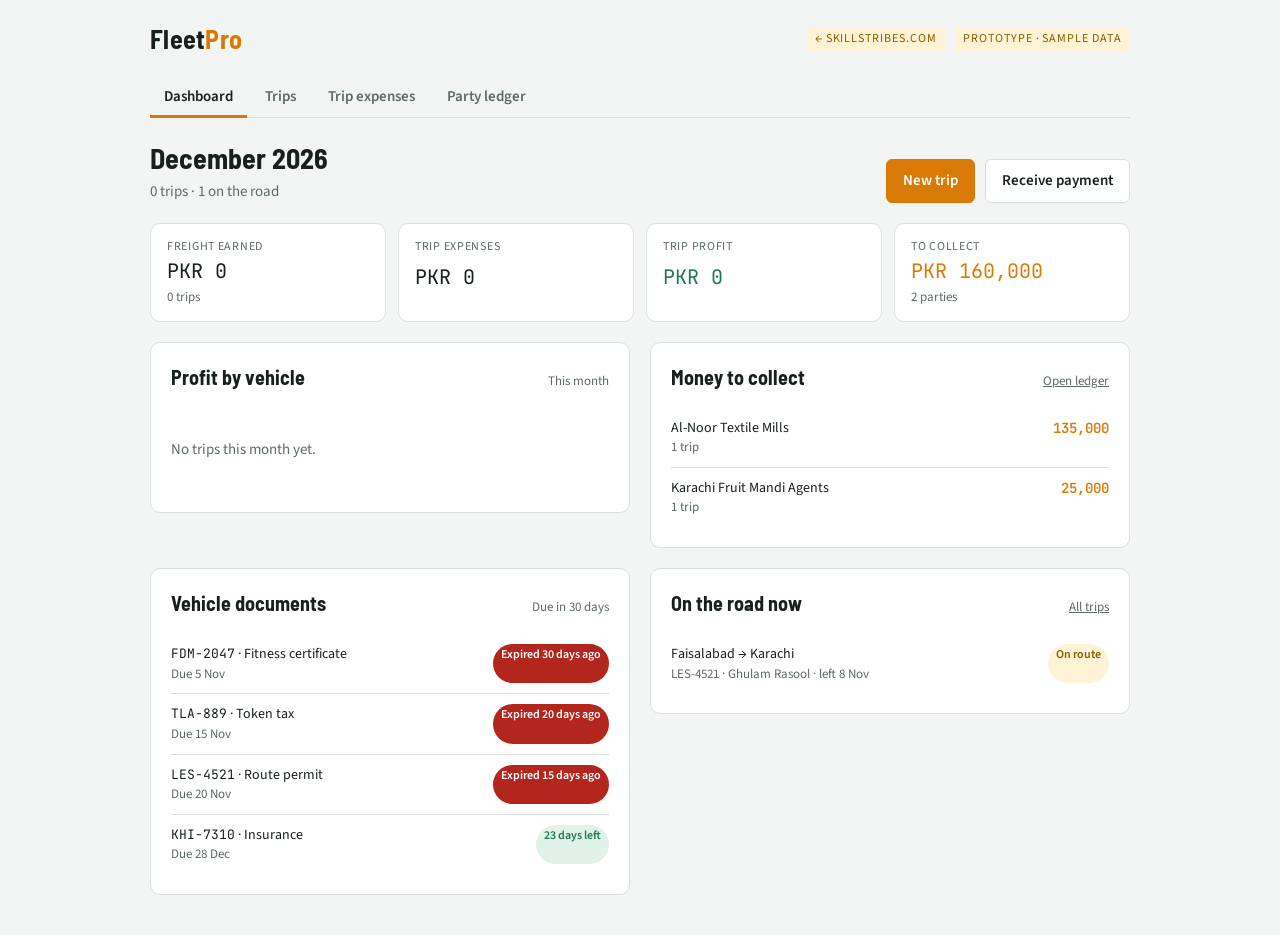
<file: fleetpro/demo/index.html>
<!doctype html><html lang="en"><head><meta charset="utf-8"><meta name="viewport" content="width=device-width, initial-scale=1, viewport-fit=cover">
<title>Fleet Pro Demo · Skills Tribes</title>
<meta name="description" content="Live demo of Fleet Pro: trips with builty, trip expenses and profit, party ledger, by SkillsTribes.">
<link rel="preconnect" href="https://fonts.googleapis.com">
<link rel="stylesheet" href="https://fonts.googleapis.com/css2?family=Barlow+Semi+Condensed:wght@600;700&family=Source+Sans+3:wght@400;600&family=JetBrains+Mono:wght@500&display=swap">
<style>
/* Layout: one working column — top bar with screen tabs, then the active screen (Trips or Trip expenses) */
:root {
  --bg: #f3f5f4;
  --surface: #ffffff;
  --ink: #18201d;
  --muted: #5d6a65;
  --line: #d8dfdc;
  --accent: #d97a06;
  --accent-ink: #ffffff;
  --accent-soft: #fdf0dc;
  --good: #1f7a4d;
  --good-soft: #e1f2e8;
  --warn: #8a5a00;
  --warn-soft: #fff3d6;
  --bad: #b3261e;
  --c1: #d97a06; --c2: #2f6f8f; --c3: #7a8b3a; --c4: #a14d6b; --c5: #6b6f76;
  --f-display: "Barlow Semi Condensed", "Arial Narrow", Arial, sans-serif;
  --f-body: "Source Sans 3", "Segoe UI", system-ui, sans-serif;
  --f-mono: "JetBrains Mono", ui-monospace, Consolas, monospace;
}
@media (prefers-color-scheme: dark) {
  :root:not([data-theme="light"]) {
    --bg: #121715; --surface: #1b221f; --ink: #e8eeeb; --muted: #9aa8a2; --line: #2e3833;
    --accent: #f0a23a; --accent-ink: #1b1306; --accent-soft: #3a2a12;
    --good: #6fd19c; --good-soft: #17352a; --warn: #f2c66b; --warn-soft: #3a2f14; --bad: #ff8a80;
    --c1: #f0a23a; --c2: #6fb3d6; --c3: #b5c96a; --c4: #e08aa8; --c5: #a3a8b0;
    color-scheme: dark;
  }
}
:root[data-theme="dark"] {
  --bg: #121715; --surface: #1b221f; --ink: #e8eeeb; --muted: #9aa8a2; --line: #2e3833;
  --accent: #f0a23a; --accent-ink: #1b1306; --accent-soft: #3a2a12;
  --good: #6fd19c; --good-soft: #17352a; --warn: #f2c66b; --warn-soft: #3a2f14; --bad: #ff8a80;
  --c1: #f0a23a; --c2: #6fb3d6; --c3: #b5c96a; --c4: #e08aa8; --c5: #a3a8b0;
  color-scheme: dark;
}
* { box-sizing: border-box; }
[hidden] { display: none !important; }
body {
  margin: 0; background: var(--bg); color: var(--ink); font-family: var(--f-body); font-size: 15px; line-height: 1.45;
  padding-left: max(16px, env(safe-area-inset-left, 0px));
  padding-right: max(16px, env(safe-area-inset-right, 0px));
  padding-block: 20px 40px;
}
.wrap { max-width: 980px; margin: 0 auto; display: grid; gap: 20px; }
header.bar { display: flex; flex-wrap: wrap; align-items: center; justify-content: space-between; gap: 10px 16px; }
.brand { font-family: var(--f-display); font-weight: 700; font-size: 26px; letter-spacing: .01em; margin: 0; }
.brand span { color: var(--accent); }
.sample { font-size: 12px; text-transform: uppercase; letter-spacing: .08em; color: var(--warn); background: var(--warn-soft); padding: 3px 8px; border-radius: 4px; }
nav.tabs { display: flex; gap: 4px; border-bottom: 1px solid var(--line); }
nav.tabs a { text-decoration: none; color: var(--muted); font-weight: 600; padding: 8px 14px; border-bottom: 3px solid transparent; margin-bottom: -1px; }
nav.tabs a[aria-current="page"] { color: var(--ink); border-bottom-color: var(--accent); }
nav.tabs a:focus-visible { outline: 2px solid var(--accent); outline-offset: 2px; }
.view { display: grid; gap: 20px; }
h2 { font-family: var(--f-display); font-weight: 700; font-size: 20px; margin: 0; text-wrap: balance; }
.card { background: var(--surface); border: 1px solid var(--line); border-radius: 10px; padding: 20px; min-width: 0; }
.card-head { display: flex; justify-content: space-between; align-items: baseline; gap: 12px; flex-wrap: wrap; margin-bottom: 16px; }
.builty { font-family: var(--f-mono); font-size: 13px; color: var(--muted); }
.builty b { color: var(--ink); font-weight: 500; }
form.grid { display: grid; gap: 14px; grid-template-columns: repeat(auto-fit, minmax(200px, 1fr)); }
.field { display: grid; gap: 5px; min-width: 0; align-content: start; }
label { font-size: 12px; font-weight: 600; text-transform: uppercase; letter-spacing: .06em; color: var(--muted); }
input, select {
  font: inherit; color: var(--ink); background: var(--bg); border: 1px solid var(--line); border-radius: 6px;
  padding: 9px 10px; width: 100%; min-width: 0;
}
input:focus-visible, select:focus-visible, button:focus-visible { outline: 2px solid var(--accent); outline-offset: 2px; }
input.num { font-family: var(--f-mono); font-size: 14px; }
input[readonly] { background: transparent; border-style: dashed; }
.field.err input, .field.err select { border-color: var(--bad); }
.msg { font-size: 12px; color: var(--bad); }
.route { grid-column: 1 / -1; display: grid; grid-template-columns: 1fr auto 1fr; gap: 10px; align-items: end; }
.route .arrow { padding-bottom: 10px; color: var(--accent); font-weight: 700; }
.balance-row { grid-column: 1 / -1; display: flex; flex-wrap: wrap; justify-content: space-between; align-items: center; gap: 12px; border-top: 1px dashed var(--line); padding-top: 14px; }
.balance { font-size: 14px; color: var(--muted); }
.balance strong { font-family: var(--f-mono); font-weight: 500; font-size: 18px; color: var(--ink); margin-left: 6px; }
.actions { display: flex; gap: 10px; flex-wrap: wrap; }
button { font: inherit; font-weight: 600; border-radius: 6px; padding: 10px 18px; cursor: pointer; border: 1px solid var(--line); background: var(--surface); color: var(--ink); }
button.primary { background: var(--accent); color: var(--accent-ink); border-color: var(--accent); }
button.link { border: 0; background: none; padding: 0; color: inherit; font-family: var(--f-mono); font-weight: 500; text-decoration: underline; text-decoration-color: var(--line); text-underline-offset: 3px; }
button.x { padding: 4px 10px; font-size: 13px; color: var(--muted); }
button:hover { filter: brightness(.96); }
.stats { display: grid; grid-template-columns: repeat(auto-fit, minmax(160px, 1fr)); gap: 12px; }
.stat { background: var(--surface); border: 1px solid var(--line); border-radius: 10px; padding: 14px 16px; display: grid; gap: 2px; }
.stat .k { font-size: 12px; text-transform: uppercase; letter-spacing: .06em; color: var(--muted); }
.stat .v { font-family: var(--f-mono); font-size: 20px; font-variant-numeric: tabular-nums; }
.stat.hl .v { color: var(--accent); }
.stat.pos .v { color: var(--good); }
.stat.neg .v { color: var(--bad); }
.table-wrap { overflow-x: auto; }
table { width: 100%; border-collapse: collapse; font-size: 14px; }
#tripTable { min-width: 900px; }
.row-actions { display: flex; gap: 6px; justify-content: flex-end; }
.row-actions button { padding: 4px 10px; font-size: 13px; }
button.danger { background: var(--bad); color: var(--surface); border-color: var(--bad); }
button.ghost-danger { color: var(--bad); }
tr.editing td { background: var(--accent-soft); }
tr.confirm td { background: var(--warn-soft); }
.confirm-text { font-size: 14px; }
.card.edit-mode { border-color: var(--accent); box-shadow: inset 0 3px 0 var(--accent); }
#expTable { min-width: 480px; }
th { text-align: left; font-size: 12px; text-transform: uppercase; letter-spacing: .06em; color: var(--muted); font-weight: 600; padding: 8px 10px; border-bottom: 1px solid var(--line); }
td { padding: 10px; border-bottom: 1px solid var(--line); vertical-align: middle; }
td.n, th.n { text-align: right; font-family: var(--f-mono); font-variant-numeric: tabular-nums; }
td.mono { font-family: var(--f-mono); font-size: 13px; }
tr.new td { background: var(--accent-soft); }
tfoot td { font-weight: 600; border-bottom: 0; }
.pill { display: inline-block; font-size: 12px; font-weight: 600; padding: 3px 9px; border-radius: 999px; border: 0; cursor: pointer; }
.pill.route-on { background: var(--warn-soft); color: var(--warn); }
.pill.done { background: var(--good-soft); color: var(--good); }
.sub { color: var(--muted); font-size: 13px; }
.pos { color: var(--good); }
.neg { color: var(--bad); }
.toast { position: fixed; left: 50%; transform: translateX(-50%); bottom: calc(20px + env(safe-area-inset-bottom, 0px)); background: var(--ink); color: var(--bg); padding: 10px 16px; border-radius: 8px; font-weight: 600; }
.hint { font-size: 13px; color: var(--muted); margin: 10px 0 0; }
.trip-pick { display: grid; gap: 14px; grid-template-columns: minmax(0, 2fr) minmax(0, 3fr); align-items: end; }
.trip-info { font-size: 14px; color: var(--muted); }
.trip-info strong { color: var(--ink); font-size: 16px; display: block; }
.two { display: grid; gap: 20px; grid-template-columns: minmax(0, 1fr) minmax(0, 1fr); align-items: start; }
.mix { display: flex; height: 14px; border-radius: 4px; overflow: hidden; background: var(--line); margin: 4px 0 12px; }
.mix span { display: block; height: 100%; }
.legend { display: grid; gap: 6px; font-size: 14px; }
.legend div { display: grid; grid-template-columns: 12px 1fr auto auto; gap: 10px; align-items: center; }
.legend i { width: 12px; height: 12px; border-radius: 3px; }
.legend .amt { font-family: var(--f-mono); font-variant-numeric: tabular-nums; }
.legend .pct { font-family: var(--f-mono); color: var(--muted); font-size: 13px; width: 3.5em; text-align: right; }
.empty { color: var(--muted); padding: 16px 0; }
.dot { display: inline-block; width: 8px; height: 8px; border-radius: 2px; margin-right: 8px; }
#partyTable { min-width: 460px; }
#ledgerTable { min-width: 600px; }
#partyRows tr { cursor: pointer; }
#partyRows tr:hover td { background: var(--bg); }
#partyRows tr.sel td { background: var(--accent-soft); }
#partyRows tr.sel td:first-child { box-shadow: inset 3px 0 0 var(--accent); }
.tag { display: inline-block; font-size: 11px; font-weight: 600; text-transform: uppercase; letter-spacing: .06em; padding: 2px 7px; border-radius: 4px; }
.tag.trip { background: var(--warn-soft); color: var(--warn); }
.tag.pay { background: var(--good-soft); color: var(--good); }
.owed { color: var(--accent); font-weight: 600; }
.ledger-head { display: flex; flex-wrap: wrap; justify-content: space-between; gap: 12px; align-items: baseline; margin-bottom: 14px; }
.ledger-head .bal { font-family: var(--f-mono); font-size: 22px; }
.ledger-head .bal small { display: block; font-family: var(--f-body); font-size: 12px; text-transform: uppercase; letter-spacing: .06em; color: var(--muted); text-align: right; }
.dash-top { display: flex; flex-wrap: wrap; justify-content: space-between; align-items: end; gap: 12px; }
.greet h1 { font-family: var(--f-display); font-weight: 700; font-size: 28px; margin: 0; text-wrap: balance; }
.greet p { margin: 2px 0 0; color: var(--muted); }
a.btn { text-decoration: none; font-weight: 600; border-radius: 6px; padding: 10px 16px; border: 1px solid var(--line); background: var(--surface); color: var(--ink); }
a.btn.primary { background: var(--accent); color: var(--accent-ink); border-color: var(--accent); }
a.btn:focus-visible { outline: 2px solid var(--accent); outline-offset: 2px; }
.stat .d { font-size: 13px; color: var(--muted); }
.bars { display: grid; gap: 12px; }
.bars .b { display: grid; grid-template-columns: minmax(84px, 120px) 1fr auto; gap: 12px; align-items: center; font-size: 14px; }
.bars .b .nm { font-family: var(--f-mono); font-size: 13px; }
.bars .b .nm small { display: block; font-family: var(--f-body); color: var(--muted); font-size: 12px; }
.bars .track { height: 12px; background: var(--bg); border-radius: 3px; overflow: hidden; }
.bars .fill { height: 100%; background: var(--accent); border-radius: 3px; }
.bars .fill.neg { background: var(--bad); }
.bars .val { font-family: var(--f-mono); font-variant-numeric: tabular-nums; min-width: 6.5em; text-align: right; }
.alist { display: grid; gap: 0; }
.alist .a { display: grid; grid-template-columns: 1fr auto; gap: 4px 12px; padding: 10px 0; border-bottom: 1px solid var(--line); font-size: 14px; }
.alist .a:last-child { border-bottom: 0; }
.alist .a .r { font-family: var(--f-mono); font-variant-numeric: tabular-nums; text-align: right; }
.sev { font-size: 12px; font-weight: 600; padding: 2px 8px; border-radius: 999px; white-space: nowrap; }
.sev.bad { background: var(--bad); color: var(--surface); }
.sev.warn { background: var(--warn-soft); color: var(--warn); }
.sev.ok { background: var(--good-soft); color: var(--good); }
@media (max-width: 720px) { .two, .trip-pick { grid-template-columns: 1fr; } }
@media (max-width: 520px) { .route { grid-template-columns: 1fr; } .route .arrow { display: none; } }
@media (prefers-reduced-motion: no-preference) { tr.new td { transition: background 1.2s; } .mix span { transition: width .3s; } }
</style>
</head><body>

<div class="wrap">
  <header class="bar">
    <p class="brand">Fleet<span>Pro</span></p>
    <span class="actions"><a class="sample" href="https://skillstribes.com/#transport" style="text-decoration:none">← skillstribes.com</a><span class="sample">Prototype · sample data</span></span>
  </header>
  <nav class="tabs" aria-label="Screens">
    <a href="#dashboard" data-view="dashboard">Dashboard</a>
    <a href="#trips" data-view="trips">Trips</a>
    <a href="#expenses" data-view="expenses">Trip expenses</a>
    <a href="#ledger" data-view="ledger">Party ledger</a>
  </nav>

  <!-- DASHBOARD -->
  <div class="view" id="view-dashboard" hidden>
    <div class="dash-top">
      <div class="greet"><h1 id="dHead">This month</h1><p id="dSub"></p></div>
      <div class="actions"><a class="btn primary" href="#trips">New trip</a><a class="btn" href="#ledger">Receive payment</a></div>
    </div>
    <section class="stats" aria-label="This month in numbers">
      <div class="stat"><span class="k">Freight earned</span><span class="v" id="dFreight">0</span><span class="d" id="dTrips"></span></div>
      <div class="stat"><span class="k">Trip expenses</span><span class="v" id="dExp">0</span><span class="d" id="dDiesel"></span></div>
      <div class="stat pos"><span class="k">Trip profit</span><span class="v" id="dProfit">0</span><span class="d" id="dMargin"></span></div>
      <div class="stat hl"><span class="k">To collect</span><span class="v" id="dOut">0</span><span class="d" id="dOwing"></span></div>
    </section>
    <div class="two">
      <section class="card" aria-labelledby="veh-title">
        <div class="card-head"><h2 id="veh-title">Profit by vehicle</h2><span class="sub">This month</span></div>
        <div class="bars" id="vehBars"></div>
      </section>
      <section class="card" aria-labelledby="coll-title">
        <div class="card-head"><h2 id="coll-title">Money to collect</h2><a class="sub" href="#ledger">Open ledger</a></div>
        <div class="alist" id="collList"></div>
      </section>
    </div>
    <div class="two">
      <section class="card" aria-labelledby="docs-title">
        <div class="card-head"><h2 id="docs-title">Vehicle documents</h2><span class="sub">Due in 30 days</span></div>
        <div class="alist" id="docList"></div>
      </section>
      <section class="card" aria-labelledby="road-title">
        <div class="card-head"><h2 id="road-title">On the road now</h2><a class="sub" href="#trips">All trips</a></div>
        <div class="alist" id="roadList"></div>
      </section>
    </div>
  </div>

  <!-- TRIPS -->
  <div class="view" id="view-trips" hidden>
    <section class="card" id="tripCard" aria-labelledby="form-title">
      <div class="card-head">
        <h2 id="form-title">New trip</h2>
        <div class="builty">Builty no. <b id="builtyNo">—</b></div>
      </div>
      <form id="tripForm" class="grid" novalidate>
        <div class="field"><label for="date">Date</label><input id="date" type="date"></div>
        <div class="field"><label for="vehicle">Vehicle</label>
          <select id="vehicle">
            <option value="">Choose vehicle</option>
            <option>LES-4521 · Hino 22-wheeler</option>
            <option>TLA-889 · Isuzu 10-wheeler</option>
            <option>KHI-7310 · Hino 6-wheeler</option>
            <option>FDM-2047 · Mazda Titan</option>
          </select><div class="msg"></div></div>
        <div class="field"><label for="driver">Driver</label>
          <select id="driver">
            <option value="">Choose driver</option>
            <option>Ghulam Rasool</option>
            <option>Muhammad Aslam</option>
            <option>Shahid Iqbal</option>
            <option>Akbar Khan</option>
          </select><div class="msg"></div></div>
        <div class="field"><label for="party">Party (customer)</label>
          <select id="party">
            <option value="">Choose party</option>
            <option>Al-Noor Textile Mills</option>
            <option>Punjab Cement Traders</option>
            <option>Indus Rice Exporters</option>
            <option>Karachi Fruit Mandi Agents</option>
          </select><div class="msg"></div></div>
        <div class="route">
          <div class="field"><label for="from">From</label><input id="from" list="cities" placeholder="e.g. Karachi"><div class="msg"></div></div>
          <span class="arrow" aria-hidden="true">→</span>
          <div class="field"><label for="to">To</label><input id="to" list="cities" placeholder="e.g. Lahore"><div class="msg"></div></div>
        </div>
        <datalist id="cities"><option>Karachi</option><option>Lahore</option><option>Faisalabad</option><option>Multan</option><option>Islamabad</option><option>Peshawar</option><option>Quetta</option><option>Hyderabad</option><option>Sialkot</option></datalist>
        <div class="field"><label for="goods">Goods</label><input id="goods" placeholder="e.g. Cotton bales"></div>
        <div class="field"><label for="freight">Freight (PKR)</label><input id="freight" class="num" inputmode="numeric" placeholder="0"><div class="msg"></div></div>
        <div class="field"><label for="advance">Advance received (PKR)</label><input id="advance" class="num" inputmode="numeric" placeholder="0"><div class="msg"></div></div>
        <div class="balance-row">
          <div class="balance">Balance receivable <strong id="balance">PKR 0</strong></div>
          <div class="actions">
            <button type="button" id="cancelEdit" hidden>Cancel edit</button>
            <button type="reset" id="clearBtn">Clear</button>
            <button type="submit" class="primary" id="saveTrip">Save trip</button>
          </div>
        </div>
      </form>
    </section>

    <section class="stats" aria-label="This month">
      <div class="stat"><span class="k">Trips this month</span><span class="v" id="sTrips">0</span></div>
      <div class="stat"><span class="k">Total freight</span><span class="v" id="sFreight">0</span></div>
      <div class="stat pos"><span class="k">Trip profit</span><span class="v" id="sProfit">0</span></div>
      <div class="stat hl"><span class="k">Receivable</span><span class="v" id="sRecv">0</span></div>
    </section>

    <section class="card" aria-labelledby="list-title">
      <div class="card-head"><h2 id="list-title">Trip register</h2><span class="sub">Newest first · tap a profit figure to see its expenses</span></div>
      <div class="table-wrap">
        <table id="tripTable">
          <thead><tr><th>Builty</th><th>Date</th><th>Vehicle</th><th>Route</th><th>Party</th><th class="n">Freight</th><th class="n">Profit</th><th class="n">Advance</th><th>Status</th><th><span class="sub" style="font-size:0">Actions</span></th></tr></thead>
          <tbody id="rows"></tbody>
        </table>
      </div>
      <p class="hint">Saved in this browser only. In the real software trips go to the database and sync to the cloud.</p>
    </section>
  </div>

  <!-- EXPENSES -->
  <div class="view" id="view-expenses" hidden>
    <section class="card" aria-labelledby="exp-title">
      <div class="card-head"><h2 id="exp-title">Trip expenses</h2></div>
      <div class="trip-pick">
        <div class="field"><label for="expTrip">Trip</label><select id="expTrip"></select></div>
        <div class="trip-info" id="tripInfo"></div>
      </div>
    </section>

    <section class="stats" aria-label="Trip profit">
      <div class="stat"><span class="k">Freight</span><span class="v" id="pFreight">0</span></div>
      <div class="stat"><span class="k">Expenses</span><span class="v" id="pExp">0</span></div>
      <div class="stat" id="pProfitBox"><span class="k">Trip profit</span><span class="v" id="pProfit">0</span></div>
      <div class="stat"><span class="k">Margin</span><span class="v" id="pMargin">0%</span></div>
    </section>

    <div class="two">
      <section class="card" aria-labelledby="add-title">
        <div class="card-head"><h2 id="add-title">Add expense</h2></div>
        <form id="expForm" class="grid" novalidate>
          <div class="field"><label for="eType">Expense type</label>
            <select id="eType">
              <option>Diesel</option>
              <option>Toll tax</option>
              <option>Loading / unloading</option>
              <option>Driver food &amp; allowance</option>
              <option>Police / challan</option>
              <option>Repair / tyre</option>
              <option>Other</option>
            </select></div>
          <div class="field" id="fLitres"><label for="eLitres">Litres</label><input id="eLitres" class="num" inputmode="decimal" placeholder="0"><div class="msg"></div></div>
          <div class="field" id="fRate"><label for="eRate">Rate per litre (PKR)</label><input id="eRate" class="num" inputmode="decimal" value="268"><div class="msg"></div></div>
          <div class="field"><label for="eAmount">Amount (PKR)</label><input id="eAmount" class="num" inputmode="numeric" placeholder="0"><div class="msg"></div></div>
          <div class="field" style="grid-column:1/-1"><label for="eNote">Note</label><input id="eNote" placeholder="e.g. Pump at Sukkur bypass"></div>
          <div class="balance-row">
            <div class="balance">Profit after this <strong id="afterProfit">PKR 0</strong></div>
            <button type="submit" class="primary">Add expense</button>
          </div>
        </form>
      </section>

      <section class="card" aria-labelledby="mix-title">
        <div class="card-head"><h2 id="mix-title">Where the money went</h2></div>
        <div class="mix" id="mixBar" aria-hidden="true"></div>
        <div class="legend" id="mixLegend"></div>
      </section>
    </div>

    <section class="card" aria-labelledby="elist-title">
      <div class="card-head"><h2 id="elist-title">Expenses on this trip</h2><span class="sub" id="fuelNote"></span></div>
      <div class="table-wrap">
        <table id="expTable">
          <thead><tr><th>Type</th><th>Detail</th><th class="n">Amount</th><th></th></tr></thead>
          <tbody id="expRows"></tbody>
          <tfoot><tr><td colspan="2">Total</td><td class="n" id="expTotal">0</td><td></td></tr></tfoot>
        </table>
      </div>
    </section>
  </div>

  <!-- PARTY LEDGER -->
  <div class="view" id="view-ledger" hidden>
    <section class="stats" aria-label="All parties">
      <div class="stat"><span class="k">Total billed</span><span class="v" id="lBilled">0</span></div>
      <div class="stat pos"><span class="k">Total received</span><span class="v" id="lRecv">0</span></div>
      <div class="stat hl"><span class="k">Outstanding</span><span class="v" id="lOut">0</span></div>
      <div class="stat"><span class="k">Parties owing</span><span class="v" id="lOwing">0</span></div>
    </section>

    <div class="two">
      <section class="card" aria-labelledby="parties-title">
        <div class="card-head"><h2 id="parties-title">Parties</h2><span class="sub">Highest balance first</span></div>
        <div class="table-wrap">
          <table id="partyTable">
            <thead><tr><th>Party</th><th class="n">Trips</th><th class="n">Balance</th></tr></thead>
            <tbody id="partyRows"></tbody>
          </table>
        </div>
      </section>

      <section class="card" aria-labelledby="pay-title">
        <div class="card-head"><h2 id="pay-title">Receive payment</h2></div>
        <form id="payForm" class="grid" novalidate>
          <div class="field" style="grid-column:1/-1"><label for="payParty">Party</label><select id="payParty"></select></div>
          <div class="field"><label for="payDate">Date</label><input id="payDate" type="date"></div>
          <div class="field"><label for="payMode">Mode</label>
            <select id="payMode"><option>Cash</option><option>Bank transfer</option><option>Cheque</option><option>JazzCash / Easypaisa</option></select></div>
          <div class="field"><label for="payAmount">Amount (PKR)</label><input id="payAmount" class="num" inputmode="numeric" placeholder="0"><div class="msg"></div></div>
          <div class="field"><label for="payRef">Reference</label><input id="payRef" placeholder="e.g. Cheque no. 448120"></div>
          <div class="balance-row">
            <div class="balance">Balance after <strong id="payAfter">PKR 0</strong></div>
            <button type="submit" class="primary">Save payment</button>
          </div>
        </form>
      </section>
    </div>

    <section class="card" aria-labelledby="stmt-title">
      <div class="ledger-head">
        <div><h2 id="stmt-title">Statement</h2><div class="sub" id="stmtParty"></div></div>
        <div class="bal"><small>Balance due</small><span id="stmtBal">0</span></div>
      </div>
      <div class="table-wrap">
        <table id="ledgerTable">
          <thead><tr><th>Date</th><th>Entry</th><th>Detail</th><th class="n">Billed</th><th class="n">Received</th><th class="n">Balance</th></tr></thead>
          <tbody id="ledgerRows"></tbody>
        </table>
      </div>
      <p class="hint">Advances taken at loading are counted as payments on the trip date.</p>
    </section>
  </div>
</div>
<div class="toast" id="toast" role="status" hidden></div>

<script>
const KEY = 'fleetpro-data-v3';
const PARTIES = ['Al-Noor Textile Mills', 'Punjab Cement Traders', 'Indus Rice Exporters', 'Karachi Fruit Mandi Agents'];
const samplePayments = [
  { id: 'P-2', date: '2026-11-07', party: 'Indus Rice Exporters', amount: 28000, mode: 'Bank transfer', ref: 'Meezan Bank IBFT' },
  { id: 'P-1', date: '2026-11-07', party: 'Karachi Fruit Mandi Agents', amount: 40000, mode: 'Cheque', ref: 'Cheque no. 448120' }
];
const TYPES = ['Diesel', 'Toll tax', 'Loading / unloading', 'Driver food & allowance', 'Police / challan', 'Repair / tyre', 'Other'];
const COLORS = { 'Diesel': 'var(--c1)', 'Toll tax': 'var(--c2)', 'Loading / unloading': 'var(--c3)', 'Driver food & allowance': 'var(--c4)', 'Police / challan': 'var(--bad)', 'Repair / tyre': 'var(--c5)', 'Other': 'var(--muted)' };
const D = (l, r, note) => ({ type: 'Diesel', litres: l, rate: r, amount: Math.round(l * r), note });
const E = (type, amount, note = '') => ({ type, amount, note });
const sample = [
  { no: 'FP-1043', date: '2026-11-08', vehicle: 'LES-4521 · Hino 22-wheeler', driver: 'Ghulam Rasool', party: 'Al-Noor Textile Mills', from: 'Faisalabad', to: 'Karachi', goods: 'Cotton yarn', freight: 185000, advance: 50000, status: 'route',
    exp: [D(380, 268, 'Faisalabad + Sukkur pumps'), E('Toll tax', 9500, 'Motorway M-4, M-5, M-9'), E('Loading / unloading', 4000), E('Driver food & allowance', 3000)] },
  { no: 'FP-1042', date: '2026-11-06', vehicle: 'TLA-889 · Isuzu 10-wheeler', driver: 'Muhammad Aslam', party: 'Punjab Cement Traders', from: 'Lahore', to: 'Multan', goods: 'Cement bags', freight: 62000, advance: 62000, status: 'done',
    exp: [D(120, 268, 'Lahore pump'), E('Toll tax', 2800), E('Loading / unloading', 2500, 'Unloading at Multan'), E('Driver food & allowance', 1200)] },
  { no: 'FP-1041', date: '2026-11-04', vehicle: 'KHI-7310 · Hino 6-wheeler', driver: 'Shahid Iqbal', party: 'Indus Rice Exporters', from: 'Hyderabad', to: 'Karachi', goods: 'Rice', freight: 38000, advance: 10000, status: 'done',
    exp: [D(60, 268, 'Hyderabad pump'), E('Toll tax', 900), E('Loading / unloading', 1500)] },
  { no: 'FP-1040', date: '2026-11-02', vehicle: 'FDM-2047 · Mazda Titan', driver: 'Akbar Khan', party: 'Karachi Fruit Mandi Agents', from: 'Quetta', to: 'Karachi', goods: 'Apples', freight: 95000, advance: 30000, status: 'done',
    exp: [D(230, 268, 'Quetta + Khuzdar'), E('Toll tax', 3200), E('Police / challan', 2000, 'Overload challan'), E('Driver food & allowance', 2500), E('Repair / tyre', 1500, 'Puncture near Bela')] }
];

const $ = id => document.getElementById(id);
const state = load();
let trips = state.trips, payments = state.payments;
let fresh = null;
let selected = null;
let selParty = null;

function load() {
  try { const s = localStorage.getItem(KEY); if (s) { const d = JSON.parse(s); if (d && d.trips && d.payments) return d; } } catch (e) {}
  return { trips: JSON.parse(JSON.stringify(sample)), payments: JSON.parse(JSON.stringify(samplePayments)) };
}
function save() { try { localStorage.setItem(KEY, JSON.stringify({ trips, payments })); } catch (e) {} }
function partyBal(p) {
  const billed = trips.filter(t => t.party === p).reduce((s, t) => s + t.freight, 0);
  const recv = trips.filter(t => t.party === p).reduce((s, t) => s + t.advance, 0) + payments.filter(x => x.party === p).reduce((s, x) => s + x.amount, 0);
  return { billed, recv, bal: billed - recv, trips: trips.filter(t => t.party === p).length };
}
const pkr = n => Math.round(n).toLocaleString('en-PK');
const num = v => Number(String(v).replace(/[^\d]/g, '')) || 0;
const dec = v => Number(String(v).replace(/[^\d.]/g, '')) || 0;
const esc = s => String(s).replace(/[&<>"]/g, c => ({ '&': '&amp;', '<': '&lt;', '>': '&gt;', '"': '&quot;' }[c]));
const expTotal = t => (t.exp || []).reduce((s, e) => s + e.amount, 0);
const profit = t => t.freight - expTotal(t);
function today() { const d = new Date(); return `${d.getFullYear()}-${String(d.getMonth() + 1).padStart(2, '0')}-${String(d.getDate()).padStart(2, '0')}`; }
function fmtDate(d) { const [, m, day] = d.split('-'); return `${Number(day)} ${['Jan','Feb','Mar','Apr','May','Jun','Jul','Aug','Sep','Oct','Nov','Dec'].at(Number(m) - 1)}`; }
function nextNo() { return 'FP-' + (trips.reduce((m, t) => Math.max(m, Number(t.no.split('-')[1]) || 0), 1000) + 1); }
const sortedTrips = () => [...trips].sort((a, b) => b.date.localeCompare(a.date) || b.no.localeCompare(a.no));

/* ---------- Trips screen ---------- */
function renderTrips() {
  $('builtyNo').textContent = editing || nextNo();
  $('rows').innerHTML = sortedTrips().map(t => {
    const bal = t.freight - t.advance, p = profit(t);
    if (t.no === pendingDelete) {
      const n = (t.exp || []).length;
      return `<tr class="confirm"><td class="mono">${esc(t.no)}</td>
        <td colspan="8"><span class="confirm-text"><strong>Delete trip ${esc(t.no)}</strong> (${esc(t.from)} → ${esc(t.to)}, PKR ${pkr(t.freight)})?${n ? ` Its ${n} expense${n > 1 ? 's' : ''} will be deleted too.` : ''} This cannot be undone.</span></td>
        <td><div class="row-actions"><button class="danger" data-confirm-del="${esc(t.no)}">Delete</button><button data-keep>Keep</button></div></td></tr>`;
    }
    return `<tr class="${t.no === editing ? 'editing' : t.no === fresh ? 'new' : ''}">
      <td class="mono">${esc(t.no)}</td><td>${fmtDate(t.date)}</td>
      <td>${esc(t.vehicle.split(' · ')[0])}<div class="sub">${esc(t.driver)}</div></td>
      <td>${esc(t.from)} → ${esc(t.to)}${t.goods ? `<div class="sub">${esc(t.goods)}</div>` : ''}</td>
      <td>${esc(t.party)}</td>
      <td class="n">${pkr(t.freight)}</td>
      <td class="n"><button class="link ${p < 0 ? 'neg' : 'pos'}" data-open="${esc(t.no)}">${pkr(p)}</button>${(t.exp || []).length ? '' : '<div class="sub">no expenses yet</div>'}</td>
      <td class="n">${t.advance ? pkr(t.advance) : '<span class="sub">—</span>'}${bal > 0 ? '' : '<div class="sub">full</div>'}</td>
      <td><button class="pill ${t.status === 'done' ? 'done' : 'route-on'}" data-no="${esc(t.no)}">${t.status === 'done' ? 'Delivered' : 'On route'}</button></td>
      <td><div class="row-actions"><button data-edit="${esc(t.no)}" aria-label="Edit trip ${esc(t.no)}">Edit</button><button class="ghost-danger" data-del-trip="${esc(t.no)}" aria-label="Delete trip ${esc(t.no)}">Delete</button></div></td>
    </tr>`;
  }).join('');
  const d = new Date(), ym = `${d.getFullYear()}-${String(d.getMonth() + 1).padStart(2, '0')}`;
  const month = trips.filter(t => t.date.startsWith(ym));
  $('sTrips').textContent = month.length;
  $('sFreight').textContent = 'PKR ' + pkr(month.reduce((s, t) => s + t.freight, 0));
  $('sProfit').textContent = 'PKR ' + pkr(month.reduce((s, t) => s + profit(t), 0));
  $('sRecv').textContent = 'PKR ' + pkr(PARTIES.reduce((s, p) => s + Math.max(0, partyBal(p).bal), 0));
}
function updateBalance() { $('balance').textContent = 'PKR ' + pkr(Math.max(0, num($('freight').value) - num($('advance').value))); }
function money(input, after) { input.addEventListener('input', () => { const v = num(input.value); input.value = v ? pkr(v) : ''; after(); }); }
money($('freight'), updateBalance); money($('advance'), updateBalance);
function setErr(id, text) { const f = $(id).closest('.field'); f.classList.toggle('err', !!text); const m = f.querySelector('.msg'); if (m) m.textContent = text || ''; }
function clearErrs(form) { form.querySelectorAll('.field.err').forEach(f => f.classList.remove('err')); form.querySelectorAll('.msg').forEach(m => m.textContent = ''); }

$('tripForm').addEventListener('submit', e => {
  e.preventDefault();
  let ok = true;
  const req = { vehicle: 'Choose a vehicle', driver: 'Choose a driver', party: 'Choose the party', from: 'Enter the loading city', to: 'Enter the destination city' };
  for (const [id, text] of Object.entries(req)) { const bad = !$(id).value.trim(); setErr(id, bad ? text : ''); if (bad) ok = false; }
  const freight = num($('freight').value), advance = num($('advance').value);
  setErr('freight', freight ? '' : 'Enter the freight amount'); if (!freight) ok = false;
  setErr('advance', advance > freight ? 'Advance cannot be more than freight' : ''); if (advance > freight) ok = false;
  if (!ok) return;
  const fields = { date: $('date').value || today(), vehicle: $('vehicle').value, driver: $('driver').value, party: $('party').value,
    from: $('from').value.trim(), to: $('to').value.trim(), goods: $('goods').value.trim(), freight, advance };
  if (editing) {
    const t = trips.find(x => x.no === editing);
    Object.assign(t, fields); fresh = t.no; save();
    stopEdit(); renderTrips();
    toast(`Trip ${t.no} updated`);
    return;
  }
  const t = { no: nextNo(), ...fields, status: 'route', exp: [] };
  trips.push(t); fresh = t.no; save(); renderTrips();
  $('tripForm').reset();
  toast(`Trip ${t.no} saved. Tap its profit to add expenses.`);
});
$('tripForm').addEventListener('reset', () => setTimeout(() => { if (!editing) $('date').value = today(); updateBalance(); clearErrs($('tripForm')); }));

let editing = null, pendingDelete = null;
function startEdit(no) {
  const t = trips.find(x => x.no === no); if (!t) return;
  editing = no; pendingDelete = null; clearErrs($('tripForm'));
  for (const id of ['date', 'vehicle', 'driver', 'party', 'from', 'to', 'goods']) $(id).value = t[id] || '';
  $('freight').value = pkr(t.freight); $('advance').value = t.advance ? pkr(t.advance) : '';
  updateBalance();
  $('form-title').textContent = `Edit trip ${t.no}`;
  $('builtyNo').textContent = t.no;
  $('saveTrip').textContent = 'Update trip';
  $('cancelEdit').hidden = false; $('clearBtn').hidden = true;
  $('tripCard').classList.add('edit-mode');
  renderTrips();
  $('tripCard').scrollIntoView({ behavior: matchMedia('(prefers-reduced-motion: reduce)').matches ? 'auto' : 'smooth', block: 'start' });
  $('vehicle').focus({ preventScroll: true });
}
function stopEdit() {
  editing = null;
  $('tripForm').reset();
  $('form-title').textContent = 'New trip';
  $('saveTrip').textContent = 'Save trip';
  $('cancelEdit').hidden = true; $('clearBtn').hidden = false;
  $('tripCard').classList.remove('edit-mode');
  renderTrips();
}
$('cancelEdit').addEventListener('click', stopEdit);

$('rows').addEventListener('click', e => {
  const ed = e.target.closest('[data-edit]');
  if (ed) { startEdit(ed.dataset.edit); return; }
  const del = e.target.closest('[data-del-trip]');
  if (del) { pendingDelete = del.dataset.delTrip; renderTrips(); const k = $('rows').querySelector('[data-keep]'); if (k) k.focus(); return; }
  if (e.target.closest('[data-keep]')) { pendingDelete = null; renderTrips(); return; }
  const cd = e.target.closest('[data-confirm-del]');
  if (cd) {
    const no = cd.dataset.confirmDel;
    trips = trips.filter(x => x.no !== no);
    pendingDelete = null;
    if (editing === no) stopEdit();
    if (selected === no) selected = null;
    save(); renderTrips();
    toast(`Trip ${no} deleted`);
    return;
  }
  const open = e.target.closest('[data-open]');
  if (open) { selected = open.dataset.open; location.hash = 'expenses'; return; }
  const b = e.target.closest('.pill'); if (!b) return;
  const t = trips.find(x => x.no === b.dataset.no); t.status = t.status === 'done' ? 'route' : 'done';
  save(); renderTrips(); toast(t.status === 'done' ? `${t.no} marked delivered` : `${t.no} back on route`);
});

/* ---------- Expenses screen ---------- */
const cur = () => trips.find(t => t.no === selected) || sortedTrips()[0];
function renderExpenses() {
  const list = sortedTrips();
  if (!list.length) return;
  if (!trips.some(t => t.no === selected)) selected = list[0].no;
  $('expTrip').innerHTML = list.map(t => `<option value="${esc(t.no)}"${t.no === selected ? ' selected' : ''}>${esc(t.no)} · ${esc(t.from)} → ${esc(t.to)} · ${fmtDate(t.date)}</option>`).join('');
  const t = cur(), total = expTotal(t), p = t.freight - total;
  $('tripInfo').innerHTML = `<strong>${esc(t.from)} → ${esc(t.to)}</strong>${esc(t.vehicle.split(' · ')[0])} · ${esc(t.driver)} · ${esc(t.party)}${t.goods ? ' · ' + esc(t.goods) : ''}`;
  $('pFreight').textContent = 'PKR ' + pkr(t.freight);
  $('pExp').textContent = 'PKR ' + pkr(total);
  $('pProfit').textContent = 'PKR ' + pkr(p);
  $('pProfitBox').className = 'stat ' + (p < 0 ? 'neg' : 'pos');
  $('pMargin').textContent = t.freight ? Math.round(p / t.freight * 100) + '%' : '0%';

  const by = TYPES.map(type => ({ type, amt: t.exp.filter(e => e.type === type).reduce((s, e) => s + e.amount, 0) })).filter(x => x.amt > 0).sort((a, b) => b.amt - a.amt);
  $('mixBar').innerHTML = by.map(x => `<span style="width:${x.amt / (total || 1) * 100}%;background:${COLORS[x.type]}"></span>`).join('');
  $('mixLegend').innerHTML = by.length ? by.map(x => `<div><i style="background:${COLORS[x.type]}"></i><span>${esc(x.type)}</span><span class="amt">${pkr(x.amt)}</span><span class="pct">${Math.round(x.amt / total * 100)}%</span></div>`).join('')
    : '<p class="empty">No expenses yet. Add diesel and toll first; they are usually the biggest costs.</p>';

  $('expRows').innerHTML = t.exp.length ? t.exp.map((e, i) => `<tr>
      <td><span class="dot" style="background:${COLORS[e.type]}"></span>${esc(e.type)}</td>
      <td>${e.type === 'Diesel' ? `${e.litres} L × ${e.rate}` : ''}${e.note ? `<div class="sub">${esc(e.note)}</div>` : ''}</td>
      <td class="n">${pkr(e.amount)}</td>
      <td class="n"><button class="x" data-del="${i}" aria-label="Remove ${esc(e.type)} expense">Remove</button></td></tr>`).join('')
    : '<tr><td colspan="4" class="empty">Nothing added for this trip yet.</td></tr>';
  $('expTotal').textContent = pkr(total);
  const litres = t.exp.filter(e => e.type === 'Diesel').reduce((s, e) => s + e.litres, 0);
  $('fuelNote').textContent = litres ? `Diesel used: ${litres} litres` : '';
  updateAfter();
}
function toggleFuel() {
  const fuel = $('eType').value === 'Diesel';
  $('fLitres').hidden = !fuel; $('fRate').hidden = !fuel;
  $('eAmount').readOnly = fuel;
  if (fuel) calcFuel();
}
function calcFuel() { const a = Math.round(dec($('eLitres').value) * dec($('eRate').value)); $('eAmount').value = a ? pkr(a) : ''; updateAfter(); }
function updateAfter() { const t = cur(); if (!t) return; $('afterProfit').textContent = 'PKR ' + pkr(profit(t) - num($('eAmount').value)); }
$('eType').addEventListener('change', () => { $('eAmount').value = ''; toggleFuel(); updateAfter(); });
$('eLitres').addEventListener('input', calcFuel);
$('eRate').addEventListener('input', calcFuel);
money($('eAmount'), updateAfter);
$('expTrip').addEventListener('change', e => { selected = e.target.value; renderExpenses(); });
$('expForm').addEventListener('submit', e => {
  e.preventDefault(); clearErrs($('expForm'));
  const t = cur(), type = $('eType').value, amount = num($('eAmount').value);
  const ex = { type, amount, note: $('eNote').value.trim() };
  if (type === 'Diesel') {
    ex.litres = dec($('eLitres').value); ex.rate = dec($('eRate').value);
    if (!ex.litres) { setErr('eLitres', 'Enter litres filled'); return; }
    if (!ex.rate) { setErr('eRate', 'Enter the rate per litre'); return; }
  }
  if (!amount) { setErr('eAmount', 'Enter the amount'); return; }
  t.exp.push(ex); save();
  $('eLitres').value = ''; $('eNote').value = ''; $('eAmount').value = '';
  renderExpenses(); renderTrips();
  toast(`${type} added to ${t.no}`);
});
$('expRows').addEventListener('click', e => {
  const b = e.target.closest('[data-del]'); if (!b) return;
  const t = cur(), [gone] = t.exp.splice(Number(b.dataset.del), 1); save();
  renderExpenses(); renderTrips(); toast(`${gone.type} removed`);
});

/* ---------- Party ledger ---------- */
function renderLedger() {
  const rows = PARTIES.map(p => ({ p, ...partyBal(p) })).sort((a, b) => b.bal - a.bal);
  if (!selParty) selParty = rows[0].p;
  const sum = k => rows.reduce((s, r) => s + r[k], 0);
  $('lBilled').textContent = 'PKR ' + pkr(sum('billed'));
  $('lRecv').textContent = 'PKR ' + pkr(sum('recv'));
  $('lOut').textContent = 'PKR ' + pkr(rows.reduce((s, r) => s + Math.max(0, r.bal), 0));
  $('lOwing').textContent = rows.filter(r => r.bal > 0).length;
  $('partyRows').innerHTML = rows.map(r => `<tr class="${r.p === selParty ? 'sel' : ''}" data-party="${esc(r.p)}" tabindex="0">
      <td>${esc(r.p)}</td><td class="n">${r.trips}</td>
      <td class="n ${r.bal > 0 ? 'owed' : ''}">${r.bal > 0 ? pkr(r.bal) : '<span class="sub">Clear</span>'}</td></tr>`).join('');
  $('payParty').innerHTML = PARTIES.map(p => `<option${p === selParty ? ' selected' : ''}>${esc(p)}</option>`).join('');

  const entries = [];
  trips.filter(t => t.party === selParty).forEach(t => {
    entries.push({ date: t.date, kind: 'trip', label: t.no, detail: `${t.from} → ${t.to}${t.goods ? ', ' + t.goods : ''}`, dr: t.freight, cr: 0, ord: 0 });
    if (t.advance) entries.push({ date: t.date, kind: 'pay', label: 'Advance', detail: `With ${t.no}`, dr: 0, cr: t.advance, ord: 1 });
  });
  payments.filter(x => x.party === selParty).forEach(x => entries.push({ date: x.date, kind: 'pay', label: 'Payment', detail: `${x.mode}${x.ref ? ' · ' + x.ref : ''}`, dr: 0, cr: x.amount, ord: 2 }));
  entries.sort((a, b) => a.date.localeCompare(b.date) || a.ord - b.ord);
  let run = 0;
  $('ledgerRows').innerHTML = entries.length ? entries.map(e => { run += e.dr - e.cr; return `<tr>
      <td>${fmtDate(e.date)}</td>
      <td><span class="tag ${e.kind}">${e.kind === 'trip' ? 'Trip' : 'Received'}</span> <span class="mono" style="font-family:var(--f-mono);font-size:13px">${esc(e.label)}</span></td>
      <td>${esc(e.detail)}</td>
      <td class="n">${e.dr ? pkr(e.dr) : ''}</td><td class="n pos">${e.cr ? pkr(e.cr) : ''}</td>
      <td class="n">${pkr(run)}</td></tr>`; }).join('')
    : '<tr><td colspan="6" class="empty">No trips or payments for this party yet.</td></tr>';
  const b = partyBal(selParty).bal;
  $('stmtParty').textContent = selParty;
  $('stmtBal').textContent = 'PKR ' + pkr(b);
  $('stmtBal').className = b > 0 ? 'owed' : 'pos';
  updatePayAfter();
}
function updatePayAfter() { $('payAfter').textContent = 'PKR ' + pkr(partyBal($('payParty').value || selParty).bal - num($('payAmount').value)); }
money($('payAmount'), updatePayAfter);
$('payParty').addEventListener('change', e => { selParty = e.target.value; renderLedger(); });
function pickParty(row) { if (!row) return; selParty = row.dataset.party; renderLedger(); }
$('partyRows').addEventListener('click', e => pickParty(e.target.closest('tr[data-party]')));
$('partyRows').addEventListener('keydown', e => { if (e.key === 'Enter' || e.key === ' ') { e.preventDefault(); pickParty(e.target.closest('tr[data-party]')); } });
$('payForm').addEventListener('submit', e => {
  e.preventDefault(); clearErrs($('payForm'));
  const party = $('payParty').value, amount = num($('payAmount').value), due = partyBal(party).bal;
  if (!amount) { setErr('payAmount', 'Enter the amount received'); return; }
  if (amount > due) { setErr('payAmount', `More than the balance due (PKR ${pkr(due)})`); return; }
  payments.push({ id: 'P-' + (payments.length + 1) + '-' + Date.now(), date: $('payDate').value || today(), party, amount, mode: $('payMode').value, ref: $('payRef').value.trim() });
  save(); selParty = party;
  $('payAmount').value = ''; $('payRef').value = '';
  renderLedger(); renderTrips();
  toast(`PKR ${pkr(amount)} received from ${party}`);
});

/* ---------- Dashboard ---------- */
const DOCS = [
  { v: 'FDM-2047', doc: 'Fitness certificate', due: '2026-11-05' },
  { v: 'TLA-889', doc: 'Token tax', due: '2026-11-15' },
  { v: 'LES-4521', doc: 'Route permit', due: '2026-11-20' },
  { v: 'KHI-7310', doc: 'Insurance', due: '2026-12-28' }
];
const daysTo = d => Math.round((Date.parse(d) - Date.parse(today())) / 864e5);
function renderDashboard() {
  const d = new Date(), ym = `${d.getFullYear()}-${String(d.getMonth() + 1).padStart(2, '0')}`;
  const month = trips.filter(t => t.date.startsWith(ym));
  const freight = month.reduce((s, t) => s + t.freight, 0), exp = month.reduce((s, t) => s + expTotal(t), 0), prof = freight - exp;
  const diesel = month.reduce((s, t) => s + t.exp.filter(e => e.type === 'Diesel').reduce((a, e) => a + e.amount, 0), 0);
  $('dHead').textContent = d.toLocaleString('en-GB', { month: 'long', year: 'numeric' });
  $('dSub').textContent = `${month.length} trips · ${trips.filter(t => t.status !== 'done').length} on the road`;
  $('dFreight').textContent = 'PKR ' + pkr(freight); $('dTrips').textContent = `${month.length} trips`;
  $('dExp').textContent = 'PKR ' + pkr(exp); $('dDiesel').textContent = exp ? `Diesel ${Math.round(diesel / exp * 100)}% of costs` : '';
  $('dProfit').textContent = 'PKR ' + pkr(prof); $('dMargin').textContent = freight ? `${Math.round(prof / freight * 100)}% margin` : '';
  const owing = PARTIES.map(p => ({ p, ...partyBal(p) })).filter(r => r.bal > 0).sort((a, b) => b.bal - a.bal);
  $('dOut').textContent = 'PKR ' + pkr(owing.reduce((s, r) => s + r.bal, 0)); $('dOwing').textContent = `${owing.length} parties`;

  const veh = {};
  month.forEach(t => { const k = t.vehicle.split(' · ')[0]; veh[k] = veh[k] || { k, model: t.vehicle.split(' · ')[1] || '', p: 0, n: 0 }; veh[k].p += profit(t); veh[k].n++; });
  const vs = Object.values(veh).sort((a, b) => b.p - a.p), max = Math.max(1, ...vs.map(v => Math.abs(v.p)));
  $('vehBars').innerHTML = vs.length ? vs.map(v => `<div class="b"><span class="nm">${esc(v.k)}<small>${v.n} trip${v.n > 1 ? 's' : ''}</small></span>
      <div class="track"><div class="fill ${v.p < 0 ? 'neg' : ''}" style="width:${Math.abs(v.p) / max * 100}%"></div></div>
      <span class="val ${v.p < 0 ? 'neg' : ''}">${pkr(v.p)}</span></div>`).join('') : '<p class="empty">No trips this month yet.</p>';

  $('collList').innerHTML = owing.length ? owing.map(r => `<div class="a"><span>${esc(r.p)}<div class="sub">${r.trips} trip${r.trips > 1 ? 's' : ''}</div></span><span class="r owed">${pkr(r.bal)}</span></div>`).join('')
    : '<p class="empty">Every party is clear.</p>';

  const docs = DOCS.map(x => ({ ...x, n: daysTo(x.due) })).filter(x => x.n <= 30).sort((a, b) => a.n - b.n);
  $('docList').innerHTML = docs.length ? docs.map(x => `<div class="a"><span><span style="font-family:var(--f-mono);font-size:13px">${esc(x.v)}</span> · ${esc(x.doc)}<div class="sub">Due ${fmtDate(x.due)}</div></span>
      <span class="sev ${x.n < 0 ? 'bad' : x.n <= 14 ? 'warn' : 'ok'}">${x.n < 0 ? `Expired ${-x.n} days ago` : x.n === 0 ? 'Due today' : `${x.n} days left`}</span></div>`).join('')
    : '<p class="empty">Nothing due in the next 30 days.</p>';

  const road = sortedTrips().filter(t => t.status !== 'done');
  $('roadList').innerHTML = road.length ? road.map(t => `<div class="a"><span>${esc(t.from)} → ${esc(t.to)}<div class="sub">${esc(t.vehicle.split(' · ')[0])} · ${esc(t.driver)} · left ${fmtDate(t.date)}</div></span><span class="sev warn">On route</span></div>`).join('')
    : '<p class="empty">All vehicles are back.</p>';
}

/* ---------- Screens ---------- */
function route() {
  const h = location.hash.slice(1), v = ['trips', 'expenses', 'ledger'].includes(h) ? h : 'dashboard';
  $('view-dashboard').hidden = v !== 'dashboard'; $('view-trips').hidden = v !== 'trips'; $('view-expenses').hidden = v !== 'expenses'; $('view-ledger').hidden = v !== 'ledger';
  if (v === 'dashboard') renderDashboard();
  if (v === 'ledger') renderLedger();
  document.querySelectorAll('nav.tabs a').forEach(a => { if (a.dataset.view === v) a.setAttribute('aria-current', 'page'); else a.removeAttribute('aria-current'); });
  if (v === 'expenses') renderExpenses();
}
window.addEventListener('hashchange', route);

let tt;
function toast(text) { const el = $('toast'); el.textContent = text; el.hidden = false; clearTimeout(tt); tt = setTimeout(() => el.hidden = true, 2400); }

$('date').value = today(); $('payDate').value = today();
renderTrips(); toggleFuel(); route();
</script>
<!-- Cloudflare Web Analytics --><script type='module' src='https://static.cloudflareinsights.com/beacon.min.js' data-cf-beacon='{"token": "8590a0bbf29c44c5a4ed90fbe47d9633"}'></script><!-- End Cloudflare Web Analytics -->
</body></html>
</file>
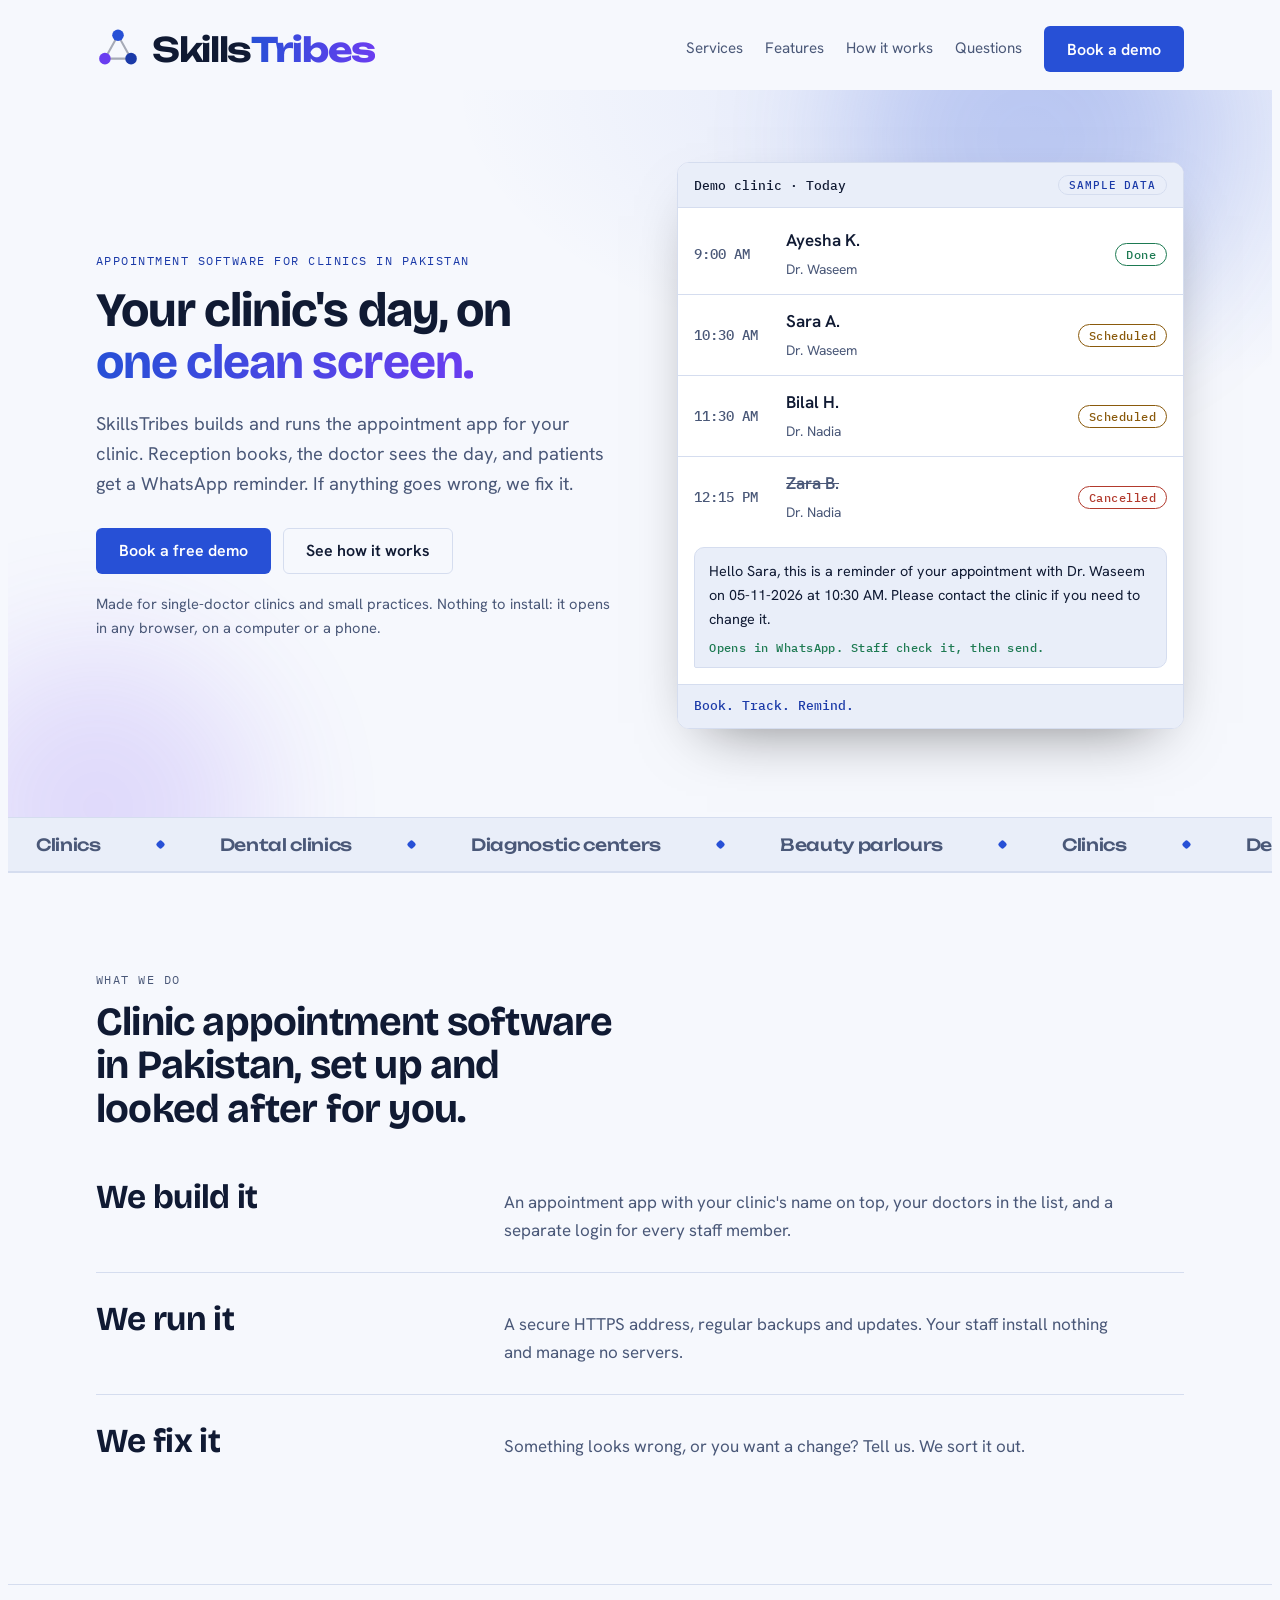
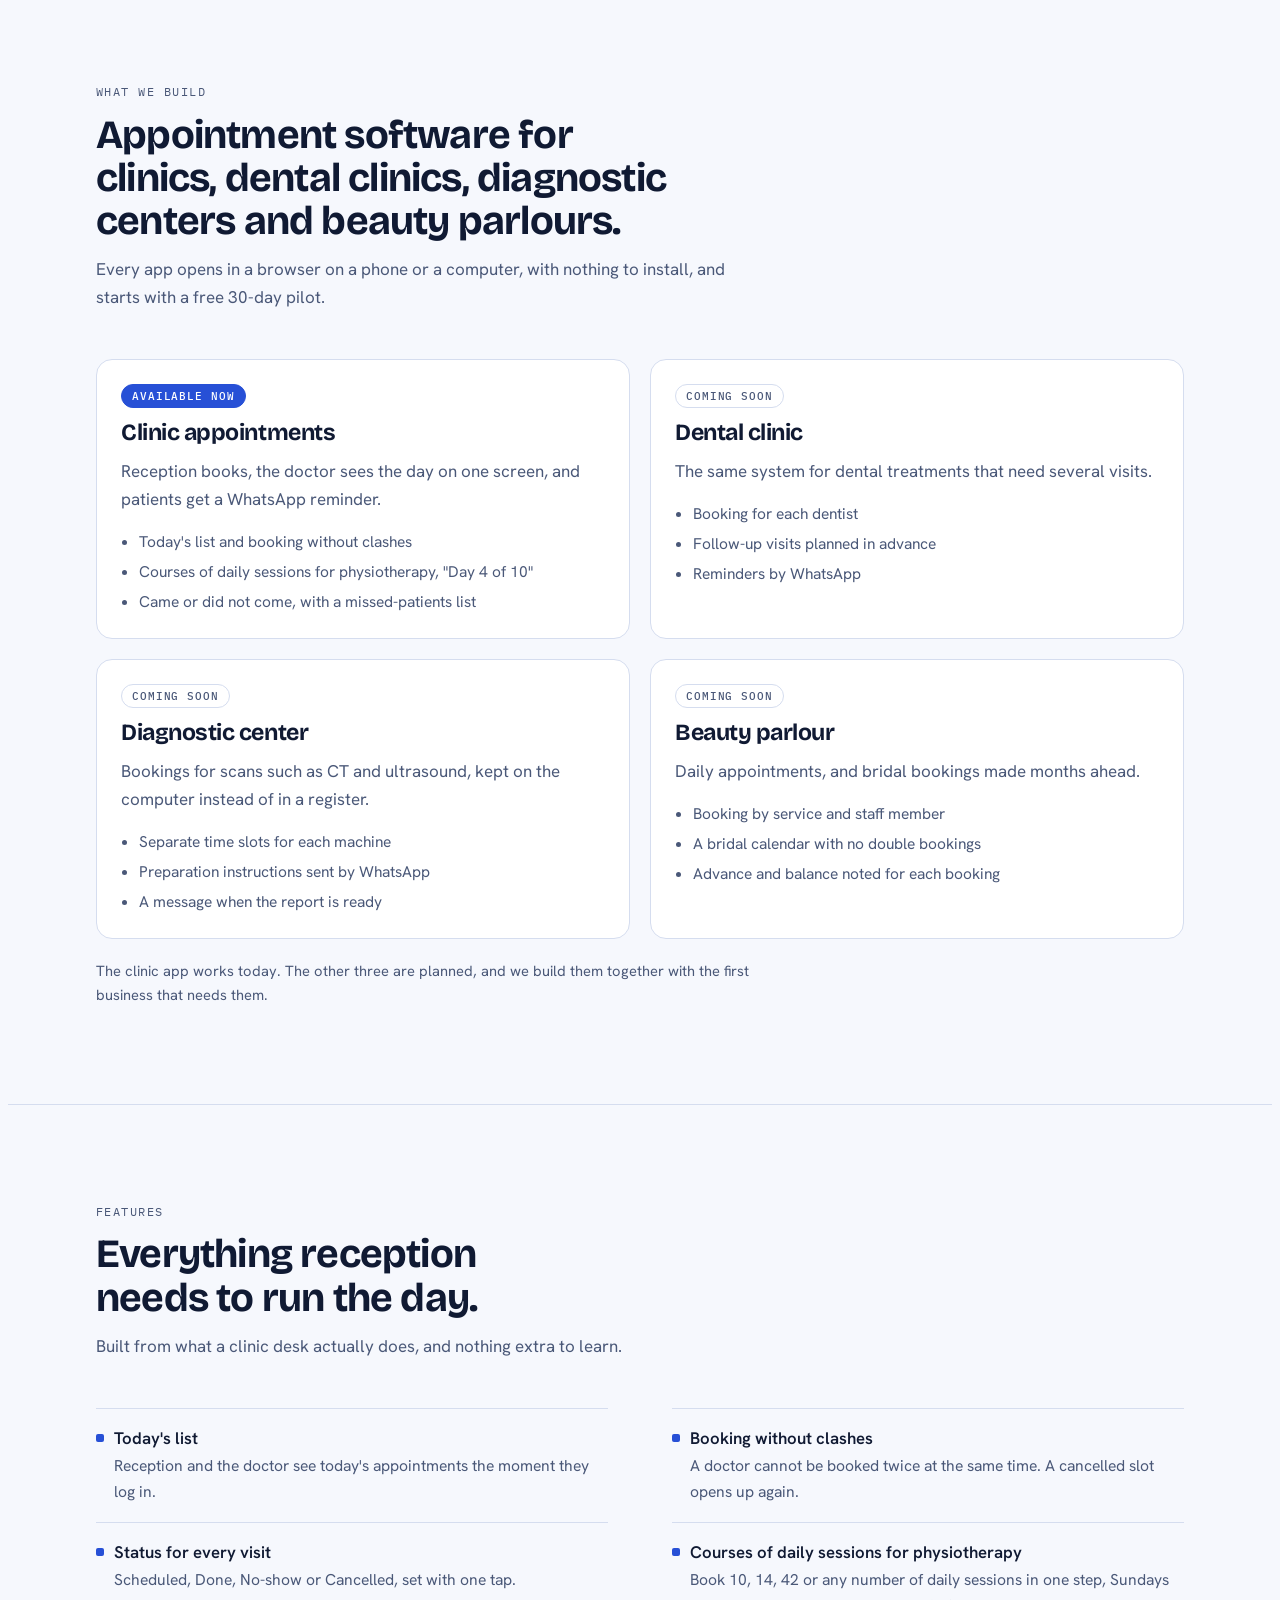
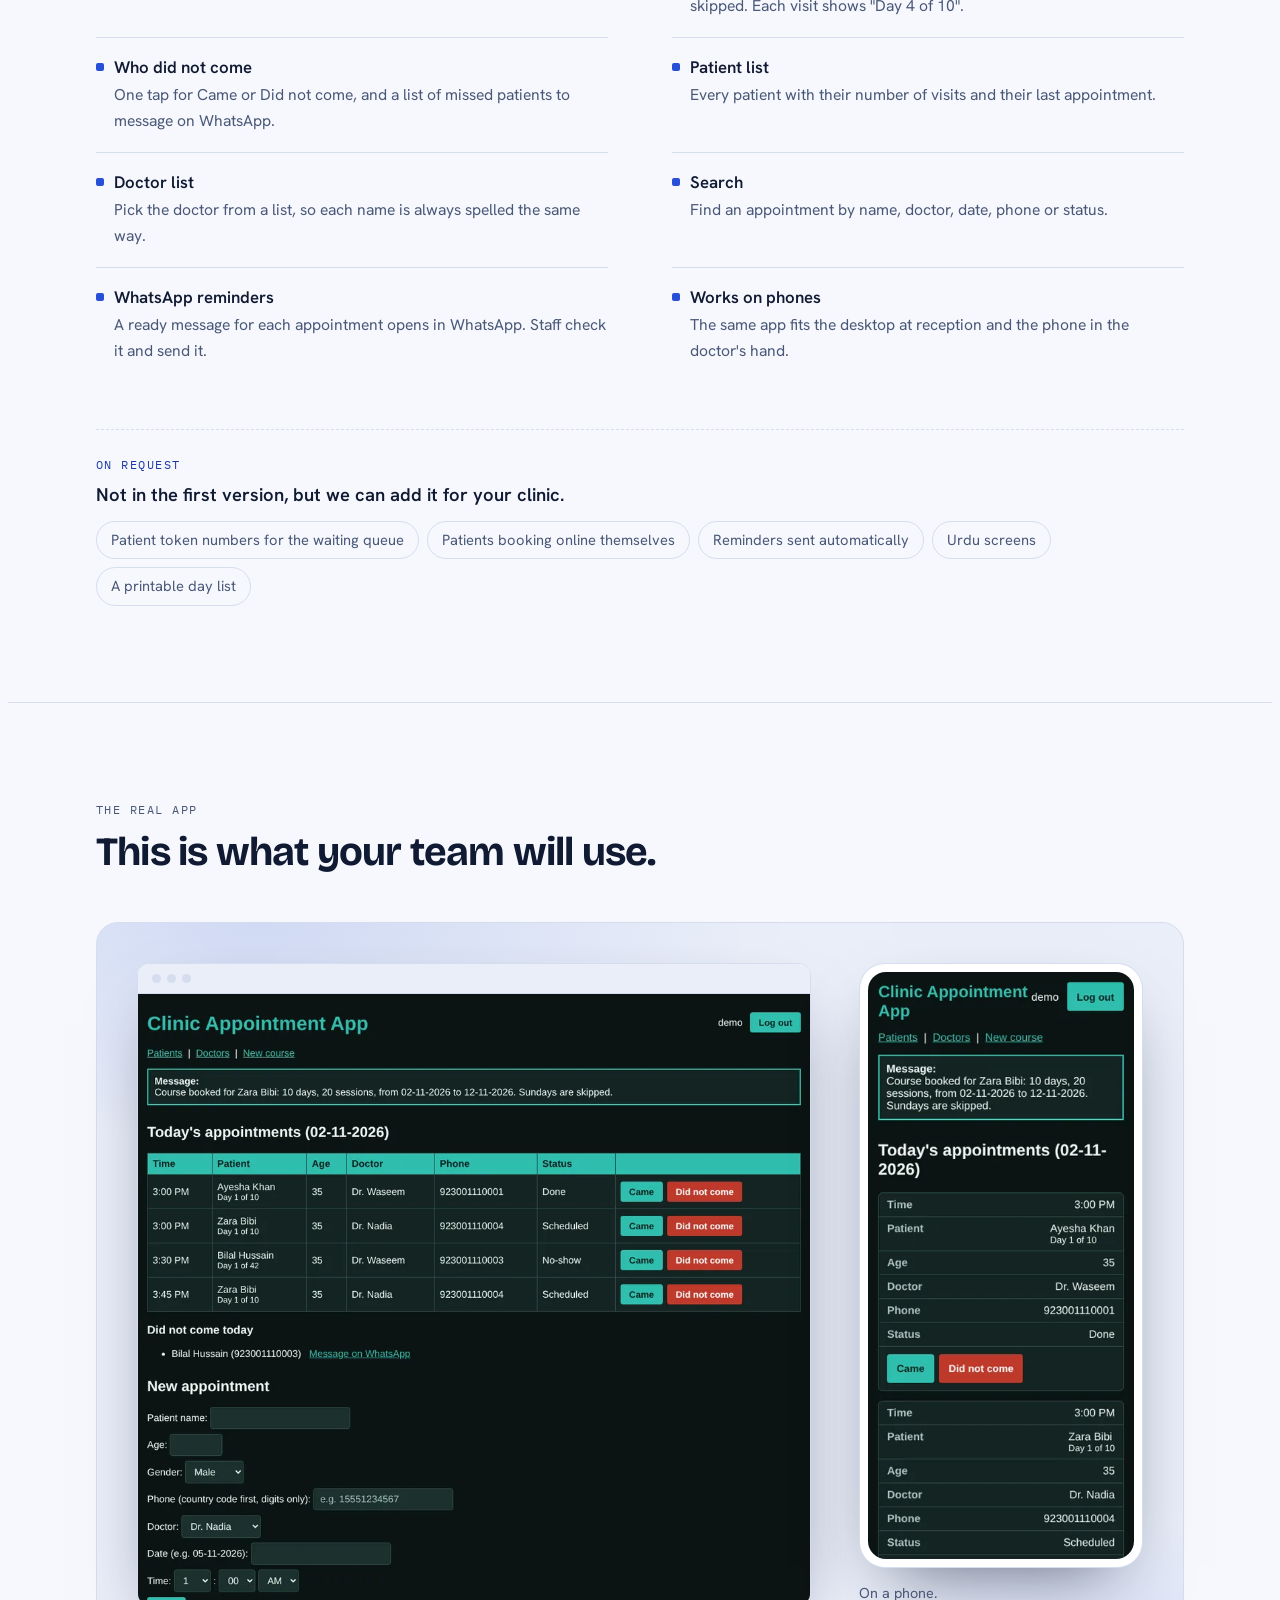
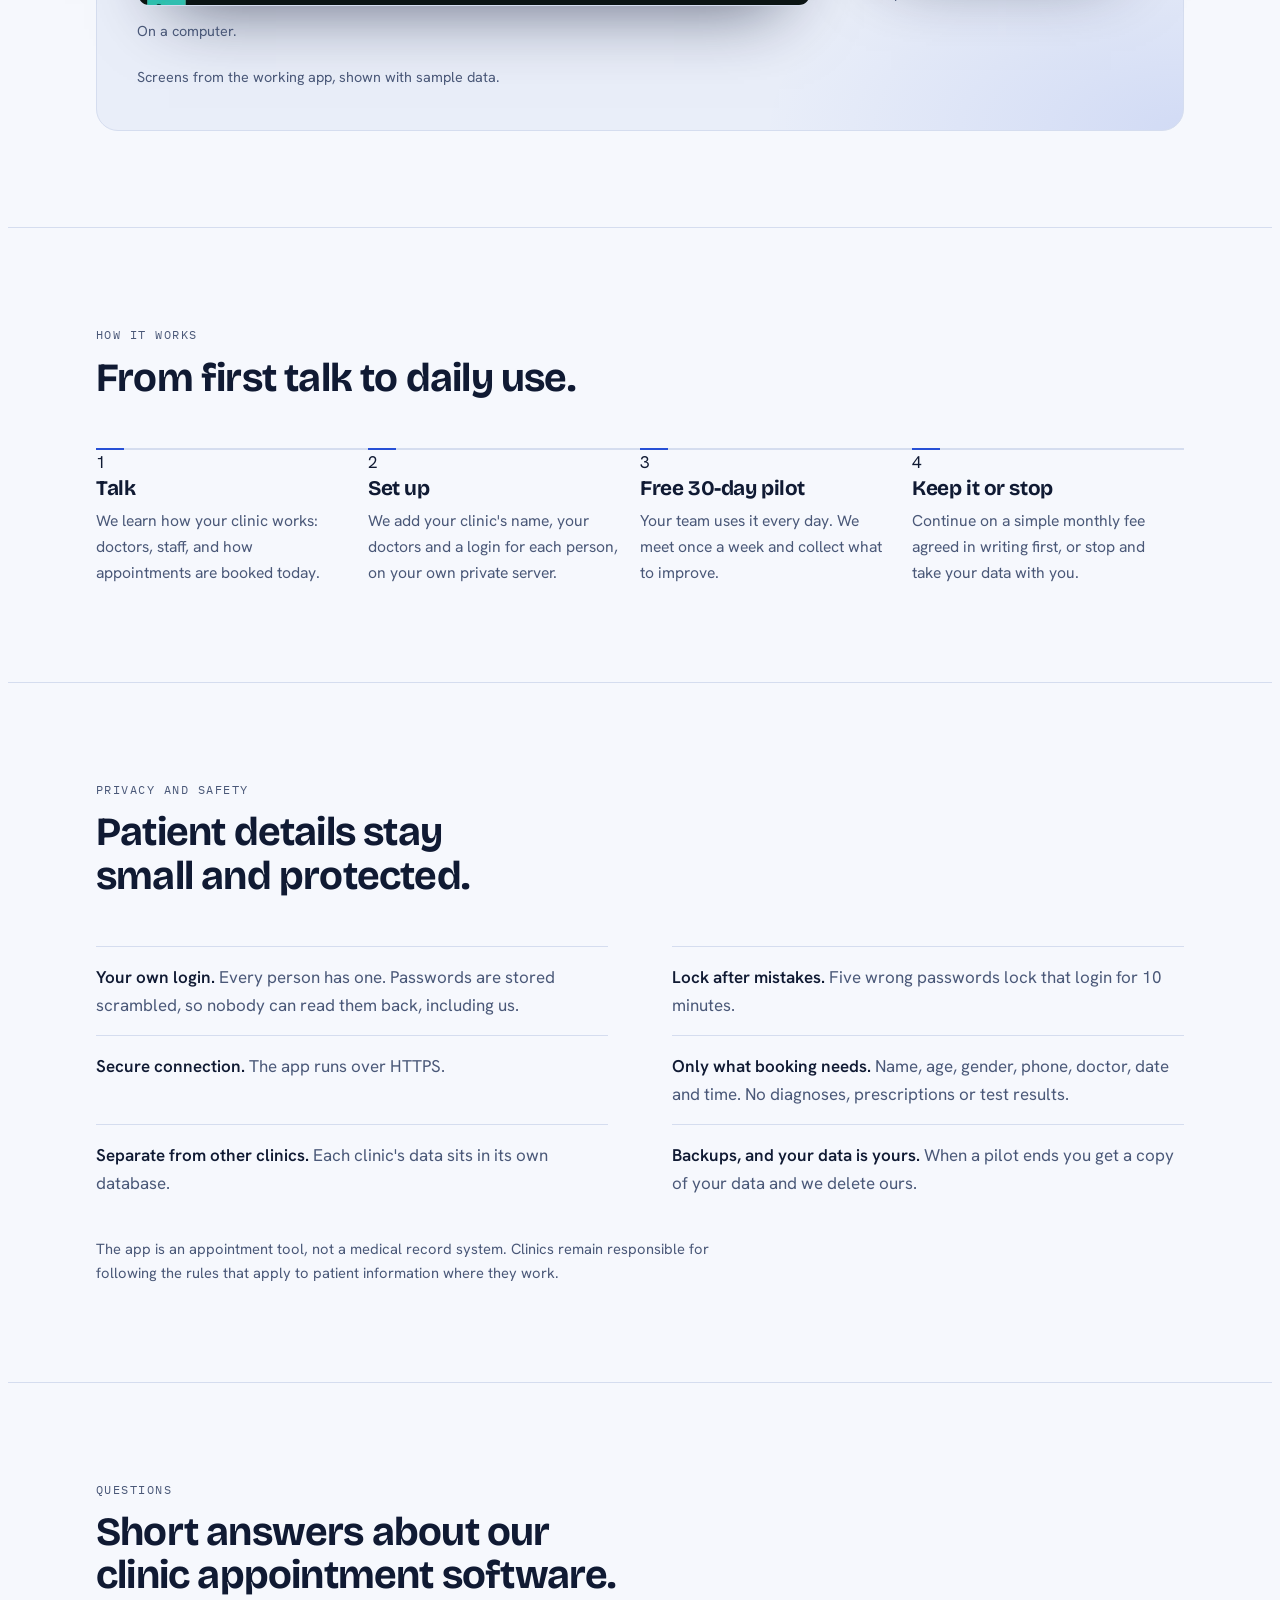
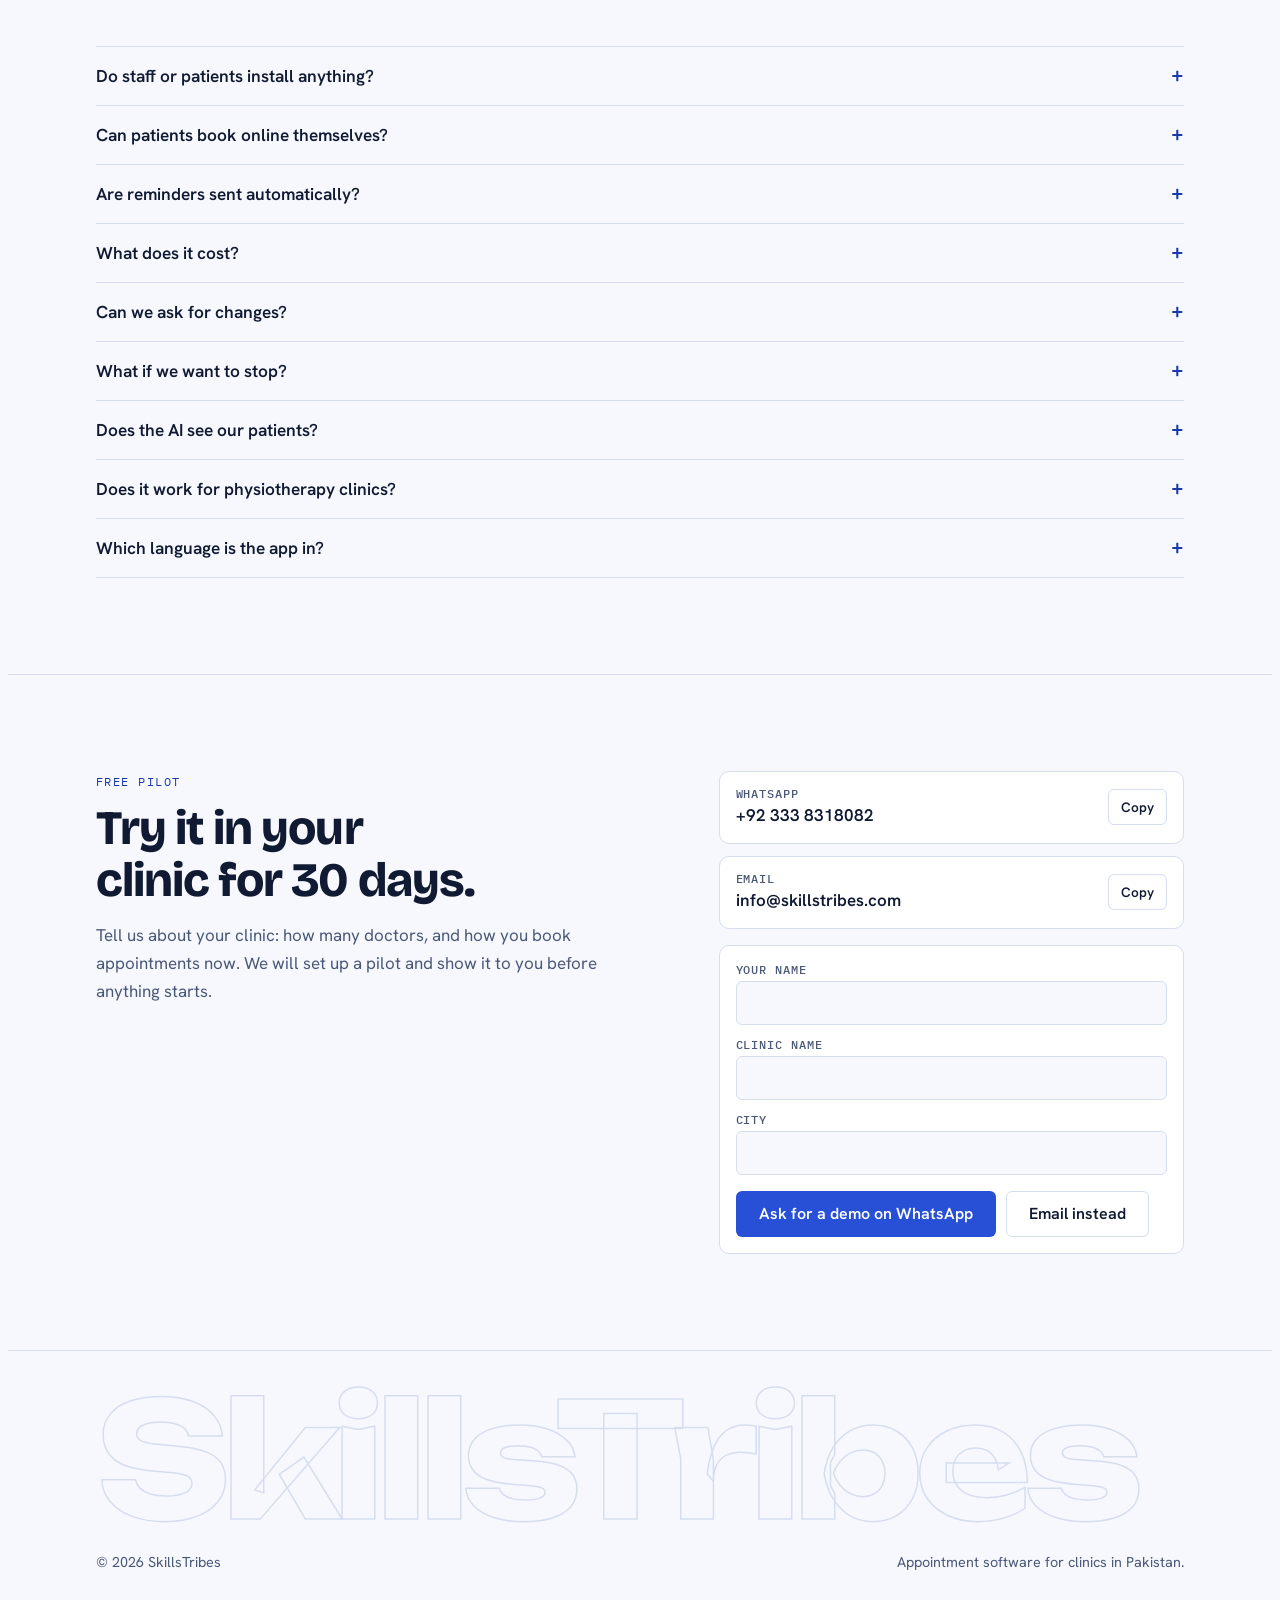
<file: index (1).html>
<!doctype html>
<html lang="en">
<head>
<meta charset="utf-8">
<meta name="viewport" content="width=device-width, initial-scale=1">
<title>Clinic Appointment Software in Pakistan | SkillsTribes</title>
<meta name="description" content="Appointment software for clinics, physiotherapy, dental, diagnostic centers and beauty parlours in Pakistan. Daily session courses. Free 30-day trial.">
<meta name="keywords" content="clinic appointment software Pakistan, clinic management software Pakistan, physiotherapy appointment software, physio clinic software Pakistan, dental clinic software Pakistan, diagnostic center software Pakistan, beauty parlour appointment software, WhatsApp appointment reminder, patient appointment app Pakistan, SkillsTribes">
<meta name="robots" content="index, follow, max-image-preview:large">
<meta name="theme-color" content="#0a1020">
<link rel="canonical" href="https://skillstribes.com/">
<link rel="icon" href="data:image/svg+xml,%3Csvg xmlns='http://www.w3.org/2000/svg' viewBox='0 0 32 32'%3E%3Crect width='32' height='32' rx='8' fill='%230a1020'/%3E%3Ccircle cx='16' cy='8' r='4.2' fill='%235b8cff'/%3E%3Ccircle cx='8' cy='23' r='4.2' fill='%23a58bff'/%3E%3Ccircle cx='24' cy='23' r='4.2' fill='%238fb0ff'/%3E%3C/svg%3E">
<meta property="og:type" content="website">
<meta property="og:site_name" content="SkillsTribes">
<meta property="og:title" content="Clinic Appointment Software in Pakistan | SkillsTribes">
<meta property="og:description" content="Appointment software for clinics, physiotherapy, dental, diagnostic centers and beauty parlours in Pakistan. Daily session courses. Free 30-day trial.">
<meta property="og:url" content="https://skillstribes.com/">
<meta property="og:locale" content="en_PK">
<meta name="twitter:card" content="summary">
<meta name="twitter:title" content="Clinic Appointment Software in Pakistan | SkillsTribes">
<meta name="twitter:description" content="Appointment software for clinics, physiotherapy, dental, diagnostic centers and beauty parlours in Pakistan. Daily session courses. Free 30-day trial.">
<script type="application/ld+json">{"@context": "https://schema.org", "@graph": [{"@type": "Organization", "@id": "https://skillstribes.com/#org", "name": "SkillsTribes", "url": "https://skillstribes.com/", "email": "info@skillstribes.com", "areaServed": {"@type": "Country", "name": "Pakistan"}, "description": "We build, set up and look after appointment software for clinics, dental clinics, diagnostic centers and beauty parlours in Pakistan."}, {"@type": "WebSite", "@id": "https://skillstribes.com/#site", "url": "https://skillstribes.com/", "name": "SkillsTribes", "inLanguage": "en", "publisher": {"@id": "https://skillstribes.com/#org"}}, {"@type": "Service", "name": "Clinic appointment software", "serviceType": "Appointment management software", "provider": {"@id": "https://skillstribes.com/#org"}, "areaServed": {"@type": "Country", "name": "Pakistan"}, "audience": {"@type": "Audience", "audienceType": "Clinics, dental clinics, diagnostic centers, beauty parlours"}}, {"@type": "FAQPage", "@id": "https://skillstribes.com/#faq", "mainEntity": [{"@type": "Question", "name": "Do staff or patients install anything?", "acceptedAnswer": {"@type": "Answer", "text": "No. The app opens in any browser, on a computer or a phone."}}, {"@type": "Question", "name": "Can patients book online themselves?", "acceptedAnswer": {"@type": "Answer", "text": "Not in the first version. Reception books, as it does today. If you want patient self-booking, tell us and we will plan it with you."}}, {"@type": "Question", "name": "Are reminders sent automatically?", "acceptedAnswer": {"@type": "Answer", "text": "The app prepares each reminder and opens it in WhatsApp, and your staff press send, so you stay in control. Automatic sending can be added on request."}}, {"@type": "Question", "name": "What does it cost?", "acceptedAnswer": {"@type": "Answer", "text": "The first 30 days are a free pilot. After that there is a simple monthly fee, which we agree with you in writing before it starts."}}, {"@type": "Question", "name": "Can we ask for changes?", "acceptedAnswer": {"@type": "Answer", "text": "Yes. During the pilot we meet once a week to collect what your team needs, and afterwards you can still ask."}}, {"@type": "Question", "name": "What if we want to stop?", "acceptedAnswer": {"@type": "Answer", "text": "You can stop at any time. You receive a copy of your data and we delete ours."}}, {"@type": "Question", "name": "Does the AI see our patients?", "acceptedAnswer": {"@type": "Answer", "text": "Only if you ask us to switch it on, and even then it never receives patient names or phone numbers. By default it is off."}}, {"@type": "Question", "name": "Does it work for physiotherapy clinics?", "acceptedAnswer": {"@type": "Answer", "text": "Yes. You can book a course of daily sessions in one step, for example 10, 14 or 42 sessions with Sundays skipped, and each visit shows \"Day 4 of 10\". The app does not store diagnoses, medicines or exercises."}}, {"@type": "Question", "name": "Which language is the app in?", "acceptedAnswer": {"@type": "Answer", "text": "English today."}}]}]}</script>
<link rel="preconnect" href="https://fonts.googleapis.com">
<link rel="preconnect" href="https://fonts.gstatic.com" crossorigin>
<link rel="stylesheet" href="https://fonts.googleapis.com/css2?family=Bricolage+Grotesque:opsz,wght@12..96,500..800&family=Hanken+Grotesk:wght@400..700&family=IBM+Plex+Mono:wght@400;500&family=Unbounded:wght@500..700&display=swap">
<style>
  /* Concept: a clinic's day sheet. Black and gold like the app itself, mono for times and statuses. */
  :root {
    color-scheme: dark;
    --bg: #0a1020;
    --bg-2: #0f1830;
    --surface: #131f3b;
    --line: #243357;
    --fg: #eef2fb;
    --muted: #a0acc6;
    --gold: #5b8cff;
    --gold-ink: #8fb0ff;
    --on-gold: #07122e;
    --ok: #62c295;
    --warn: #e6b062;
    --bad: #ec8579;
    --glow: rgba(91, 140, 255, 0.16);
    --accent2: #a58bff;
    --display: "Bricolage Grotesque", "Segoe UI", system-ui, sans-serif;
    --body: "Hanken Grotesk", "Segoe UI", system-ui, sans-serif;
    --mono: "IBM Plex Mono", ui-monospace, "SFMono-Regular", Menlo, Consolas, monospace;
    --brand: "Unbounded", "Bricolage Grotesque", "Segoe UI", system-ui, sans-serif;
  }
  @media (prefers-color-scheme: light) {
    :root:not([data-theme="dark"]) {
      color-scheme: light;
      --bg: #f6f8fd;
      --bg-2: #e9eef9;
      --surface: #ffffff;
      --line: #d5ddef;
      --fg: #101a33;
      --muted: #4a5878;
      --gold: #2750d6;
      --gold-ink: #1b3aa8;
      --on-gold: #ffffff;
      --ok: #1d7a52;
      --warn: #8a5a0c;
      --bad: #b23a2d;
      --glow: rgba(39, 80, 214, 0.12);
      --accent2: #6a3df0;
    }
  }
  :root[data-theme="light"] {
    color-scheme: light;
    --bg: #f6f8fd;
    --bg-2: #e9eef9;
    --surface: #ffffff;
    --line: #d5ddef;
    --fg: #101a33;
    --muted: #4a5878;
    --gold: #2750d6;
    --gold-ink: #1b3aa8;
    --on-gold: #ffffff;
    --ok: #1d7a52;
    --warn: #8a5a0c;
    --bad: #b23a2d;
    --glow: rgba(39, 80, 214, 0.12);
      --accent2: #6a3df0;
  }

  * { box-sizing: border-box; }
  html { scroll-behavior: smooth; }
  body {
    background: var(--bg);
    color: var(--fg);
    font-family: var(--body);
    font-size: 1.0625rem;
    line-height: 1.65;
    -webkit-font-smoothing: antialiased;
  }
  a { color: var(--gold-ink); }
  img { display: block; max-width: 100%; height: auto; }
  h1, h2, h3 { font-family: var(--display); line-height: 1.08; letter-spacing: -0.02em; text-wrap: balance; margin: 0; }
  p { margin: 0; }
  :focus-visible { outline: 2px solid var(--gold); outline-offset: 3px; border-radius: 4px; }

  .wrap {
    max-width: 1120px;
    margin: 0 auto;
    padding-left: max(16px, env(safe-area-inset-left, 0px));
    padding-right: max(16px, env(safe-area-inset-right, 0px));
  }
  .eyebrow {
    font-family: var(--mono);
    font-size: 0.78rem;
    letter-spacing: 0.12em;
    text-transform: uppercase;
    color: var(--gold-ink);
  }
  section { padding-block: clamp(48px, 8vw, 96px); border-top: 1px solid var(--line); }
  .sec-head { display: grid; gap: 12px; max-width: 640px; margin-bottom: clamp(28px, 4vw, 48px); }
  .sec-head h2 { font-size: clamp(1.7rem, 3.4vw, 2.5rem); font-weight: 700; }
  .sec-head p { color: var(--muted); }

  /* buttons */
  .btn {
    display: inline-flex; align-items: center; justify-content: center;
    min-height: 46px; padding: 0 22px; border-radius: 6px;
    font: 600 1rem var(--body); text-decoration: none; cursor: pointer;
    border: 1px solid transparent;
    transition: transform 0.15s ease, background 0.15s ease, border-color 0.15s ease;
  }
  .btn-gold { background: var(--gold); color: var(--on-gold); }
  .btn-gold:hover { background: var(--gold-ink); transform: translateY(-1px); }
  .btn-line { border-color: var(--line); color: var(--fg); background: transparent; }
  .btn-line:hover { border-color: var(--gold); }

  /* header */
  header .wrap { display: flex; align-items: center; justify-content: space-between; gap: 16px; padding-block: 18px; }
  .brand { display: inline-flex; align-items: center; gap: 12px; font: 600 2.1rem var(--brand); letter-spacing: -0.04em; color: var(--fg); text-decoration: none; }
  .brand b { font-weight: 700; background: linear-gradient(90deg, var(--gold), var(--accent2)); -webkit-background-clip: text; background-clip: text; color: transparent; }
  .brand-mark { width: 26px; height: 26px; border-radius: 6px; background: var(--gold); display: grid; place-items: center; color: var(--on-gold); font: 700 0.9rem var(--display); }
  nav { display: flex; align-items: center; gap: 22px; }
  nav a.nav-link { color: var(--muted); text-decoration: none; font-size: 0.95rem; }
  nav a.nav-link:hover { color: var(--fg); }

  /* hero */
  .hero { border-top: 0; padding-block: clamp(32px, 6vw, 72px) clamp(48px, 7vw, 88px); background: radial-gradient(900px 420px at 85% 0%, var(--glow), transparent 70%); }
  .hero-grid { display: grid; grid-template-columns: minmax(0, 1.02fr) minmax(0, 1fr); gap: clamp(28px, 5vw, 64px); align-items: center; }
  .hero h1 { font-size: clamp(1.9rem, 3.8vw, 3rem); font-weight: 750; margin: 14px 0 20px; }
  .hero .lead { font-size: 1.15rem; color: var(--muted); max-width: 34em; }
  .cta-row { display: flex; flex-wrap: wrap; gap: 12px; margin-top: 28px; }
  .hero-note { margin-top: 18px; font-size: 0.92rem; color: var(--muted); }

  .rise { animation: rise 0.7s cubic-bezier(0.2, 0.7, 0.2, 1) both; }
  .rise.d1 { animation-delay: 0.08s; }
  .rise.d2 { animation-delay: 0.16s; }
  .rise.d3 { animation-delay: 0.24s; }
  @keyframes rise { from { opacity: 0; transform: translateY(10px); } to { opacity: 1; transform: none; } }

  /* demo sheet */
  .sheet { background: var(--surface); border: 1px solid var(--line); border-radius: 12px; overflow: hidden; box-shadow: 0 24px 60px -30px rgba(0, 0, 0, 0.55); }
  .sheet-top { display: flex; align-items: center; justify-content: space-between; gap: 12px; padding: 12px 16px; background: var(--bg-2); border-bottom: 1px solid var(--line); }
  .sheet-title { font: 500 0.82rem var(--mono); color: var(--fg); }
  .sheet-tag { font: 500 0.7rem var(--mono); letter-spacing: 0.08em; text-transform: uppercase; color: var(--gold-ink); border: 1px solid var(--line); border-radius: 999px; padding: 2px 10px; }
  .rows { list-style: none; margin: 0; padding: 6px 0; }
  .row { display: grid; grid-template-columns: 78px minmax(0, 1fr) auto; gap: 14px; align-items: center; padding: 12px 16px; border-bottom: 1px solid var(--line); transition: opacity 0.4s ease, background 1.2s ease; }
  .row:last-child { border-bottom: 0; }
  .row.absent { visibility: hidden; opacity: 0; }
  .row.flash { background: var(--glow); }
  .row .t { font: 500 0.85rem var(--mono); color: var(--muted); white-space: nowrap; }
  .row .who { min-width: 0; }
  .row .who b { display: block; font-weight: 600; overflow-wrap: anywhere; }
  .row .who span { font-size: 0.86rem; color: var(--muted); }
  .row.cancelled .who b { text-decoration: line-through; text-decoration-thickness: 1px; color: var(--muted); }
  .chip { font: 500 0.72rem var(--mono); letter-spacing: 0.04em; border: 1px solid currentColor; border-radius: 999px; padding: 3px 10px; white-space: nowrap; transition: color 0.3s ease; }
  .chip.Scheduled { color: var(--warn); }
  .chip.Done { color: var(--ok); }
  .chip.Cancelled { color: var(--bad); }
  .bubble { margin: 4px 16px 16px; padding: 12px 14px; border-radius: 10px 10px 10px 2px; background: var(--bg-2); border: 1px solid var(--line); font-size: 0.9rem; color: var(--fg); transition: opacity 0.4s ease, transform 0.4s ease; }
  .bubble small { display: block; margin-top: 8px; font: 500 0.72rem var(--mono); color: var(--ok); letter-spacing: 0.04em; }
  .bubble.absent { visibility: hidden; opacity: 0; transform: translateY(6px); }
  .sheet-cap { padding: 12px 16px; border-top: 1px solid var(--line); background: var(--bg-2); font: 500 0.82rem var(--mono); color: var(--gold-ink); min-height: 44px; }

  /* what we do */
  .do-list { display: grid; }
  .do { display: grid; grid-template-columns: minmax(0, 0.8fr) minmax(0, 1.4fr); gap: 20px; padding-block: 28px; border-top: 1px solid var(--line); align-items: baseline; }
  .do:first-child { border-top: 0; padding-top: 0; }
  .do h3 { font-size: clamp(1.5rem, 3vw, 2.1rem); font-weight: 700; }
  .do p { color: var(--muted); max-width: 36em; }

  /* services */
  .svc-grid { display: grid; grid-template-columns: repeat(2, minmax(0, 1fr)); gap: 20px; }
  .svc { background: var(--surface); border: 1px solid var(--line); border-radius: 16px; padding: 24px; display: flex; flex-direction: column; gap: 12px; min-width: 0; }
  .svc h3 { font-size: 1.45rem; font-weight: 700; }
  .svc p { color: var(--muted); }
  .svc ul { margin: 0; padding-left: 18px; color: var(--muted); font-size: 0.97rem; }
  .svc li { margin-top: 4px; }
  .badge { align-self: flex-start; font: 500 0.7rem var(--mono); letter-spacing: 0.08em; text-transform: uppercase; padding: 4px 10px; border-radius: 999px; border: 1px solid var(--line); color: var(--muted); }
  .badge.now { background: var(--gold); border-color: var(--gold); color: var(--on-gold); }
  .svc-note { margin-top: 20px; font-size: 0.92rem; color: var(--muted); max-width: 46em; }

  /* features */
  .feat { display: grid; grid-template-columns: repeat(2, minmax(0, 1fr)); column-gap: clamp(24px, 5vw, 64px); }
  .feat div { padding-block: 18px; border-top: 1px solid var(--line); min-width: 0; }
  .feat h3 { font: 600 1.05rem var(--body); letter-spacing: 0; display: flex; align-items: center; gap: 10px; }
  .feat h3::before { content: ""; width: 8px; height: 8px; background: var(--gold); border-radius: 2px; flex: none; }
  .feat p { margin-top: 4px; color: var(--muted); font-size: 0.98rem; padding-left: 18px; }

  /* screens */
  .screens { display: grid; grid-template-columns: minmax(0, 1.9fr) minmax(0, 0.8fr); gap: clamp(20px, 4vw, 48px); align-items: start; }
  .stage { position: relative; border: 1px solid var(--line); border-radius: 22px; padding: clamp(16px, 3.5vw, 40px); background:
      radial-gradient(700px 320px at 15% 0%, var(--glow), transparent 70%),
      radial-gradient(600px 300px at 100% 100%, var(--glow), transparent 70%),
      var(--bg-2); }
  .stage .frame, .stage .phone { box-shadow: 0 30px 70px -32px rgba(5, 12, 40, 0.65); }
  .stage .caption { color: var(--muted); }
  .frame { border: 1px solid var(--line); border-radius: 12px; overflow: hidden; background: var(--surface); }
  .frame-bar { display: flex; gap: 6px; padding: 10px 14px; background: var(--bg-2); border-bottom: 1px solid var(--line); }
  .frame-bar i { width: 9px; height: 9px; border-radius: 50%; background: var(--line); }
  .phone { border: 1px solid var(--line); border-radius: 26px; overflow: hidden; background: var(--surface); padding: 8px; }
  .phone img { border-radius: 18px; }
  .caption { margin-top: 14px; font-size: 0.9rem; color: var(--muted); }

  /* how */
  .steps { list-style: none; margin: 0; padding: 0; display: grid; grid-template-columns: repeat(4, minmax(0, 1fr)); gap: 0; counter-reset: step; }
  .steps li { counter-increment: step; padding: 22px 22px 0 0; border-top: 2px solid var(--line); position: relative; min-width: 0; }
  .steps li::before { content: counter(step); position: absolute; top: -2px; left: 0; width: 28px; height: 2px; background: var(--gold); }
  .steps h3 { font-size: 1.3rem; font-weight: 700; margin: 6px 0 8px; }
  .steps p { color: var(--muted); font-size: 0.98rem; }

  /* safety */
  .safe { display: grid; grid-template-columns: repeat(2, minmax(0, 1fr)); gap: 0 clamp(24px, 5vw, 64px); list-style: none; padding: 0; margin: 0; }
  .safe li { padding-block: 16px; border-top: 1px solid var(--line); color: var(--muted); min-width: 0; }
  .safe li b { color: var(--fg); font-weight: 600; }
  .fine { margin-top: 24px; font-size: 0.92rem; color: var(--muted); max-width: 46em; }

  /* faq */
  details { border-top: 1px solid var(--line); padding-block: 18px; }
  details:last-of-type { border-bottom: 1px solid var(--line); }
  summary { cursor: pointer; font: 600 1.08rem var(--body); list-style: none; display: flex; justify-content: space-between; gap: 16px; }
  summary::-webkit-details-marker { display: none; }
  summary::after { content: "+"; font: 500 1.3rem var(--mono); color: var(--gold-ink); line-height: 1; }
  details[open] summary::after { content: "\2212"; }
  details p { margin-top: 10px; color: var(--muted); max-width: 44em; }

  /* contact */
  .contact { display: grid; grid-template-columns: minmax(0, 1.2fr) minmax(0, 1fr); gap: clamp(24px, 5vw, 64px); align-items: start; }
  .contact h2 { font-size: clamp(1.9rem, 4vw, 3rem); font-weight: 750; }
  .contact .lead { margin-top: 14px; color: var(--muted); max-width: 30em; }
  .reach { display: grid; gap: 12px; }
  .reach-row { display: flex; align-items: center; justify-content: space-between; gap: 12px; border: 1px solid var(--line); border-radius: 10px; padding: 14px 16px; background: var(--surface); min-width: 0; }
  .reach-row small { display: block; font: 500 0.72rem var(--mono); letter-spacing: 0.08em; text-transform: uppercase; color: var(--muted); }
  .reach-row span.val { display: block; font-weight: 600; overflow-wrap: anywhere; user-select: all; }
  .reach-row .todo { color: var(--muted); font-weight: 400; font-style: italic; user-select: none; }
  .copy { font: 600 0.85rem var(--body); border: 1px solid var(--line); background: transparent; color: var(--fg); border-radius: 6px; min-height: 36px; padding: 0 12px; cursor: pointer; }
  .copy:hover { border-color: var(--gold); }

  .more { margin-top: clamp(28px, 4vw, 48px); padding-top: 24px; border-top: 1px dashed var(--line); }
  .more h3 { font: 600 1.15rem var(--body); letter-spacing: 0; margin: 8px 0 14px; max-width: 34em; }
  .more ul { list-style: none; margin: 0; padding: 0; display: flex; flex-wrap: wrap; gap: 8px; }
  .more li { border: 1px solid var(--line); border-radius: 999px; padding: 6px 14px; font-size: 0.92rem; color: var(--muted); }
  .wa-form { margin-top: 16px; display: grid; gap: 12px; border: 1px solid var(--line); border-radius: 10px; padding: 16px; background: var(--surface); }
  .wa-form label { display: grid; gap: 4px; font: 500 0.72rem var(--mono); letter-spacing: 0.08em; text-transform: uppercase; color: var(--muted); }
  .wa-form input { font: 400 1rem var(--body); min-height: 44px; padding: 0 12px; border-radius: 6px; border: 1px solid var(--line); background: var(--bg); color: var(--fg); text-transform: none; letter-spacing: 0; min-width: 0; }
  .wa-form .btn-row { display: flex; flex-wrap: wrap; gap: 10px; margin-top: 4px; }
  .wa-fab { display: none; position: fixed; right: max(16px, env(safe-area-inset-right, 0px)); bottom: max(16px, env(safe-area-inset-bottom, 0px)); z-index: 20; min-height: 46px; padding: 0 18px; align-items: center; border-radius: 999px; background: var(--gold); color: var(--on-gold); font: 600 0.95rem var(--body); text-decoration: none; box-shadow: 0 8px 24px -8px rgba(0, 0, 0, 0.5); }
  @media (max-width: 640px) { .wa-fab { display: inline-flex; } main + footer { padding-bottom: 88px; } }
  /* motion and style */
  .logo { flex: none; }
  .logo .orbit { transform-box: view-box; transform-origin: 16px 16px; animation: spin 16s linear infinite; }
  .logo .c1 { fill: var(--gold); } .logo .c2 { fill: var(--accent2); } .logo .c3 { fill: var(--gold-ink); }
  .logo path { stroke: var(--fg); stroke-opacity: 0.35; stroke-width: 1.5; fill: none; }
  @keyframes spin { to { transform: rotate(360deg); } }
  .hero { position: relative; overflow: hidden; }
  .hero .wrap { position: relative; z-index: 1; }
  .orbs i { position: absolute; border-radius: 50%; filter: blur(70px); pointer-events: none; }
  .orbs i:nth-child(1) { width: 380px; height: 380px; background: var(--gold); opacity: 0.2; top: -140px; right: 4%; animation: drift1 18s ease-in-out infinite alternate; }
  .orbs i:nth-child(2) { width: 320px; height: 320px; background: var(--accent2); opacity: 0.16; bottom: -150px; left: -70px; animation: drift2 22s ease-in-out infinite alternate; }
  @keyframes drift1 { to { transform: translate(-70px, 60px) scale(1.18); } }
  @keyframes drift2 { to { transform: translate(90px, -40px) scale(1.2); } }
  .grad { background: linear-gradient(90deg, var(--gold), var(--accent2), var(--gold)); background-size: 200% 100%; -webkit-background-clip: text; background-clip: text; color: transparent; animation: shine 7s linear infinite; }
  @keyframes shine { to { background-position: -200% 0; } }
  .marquee { overflow: hidden; border-block: 1px solid var(--line); background: var(--bg-2); padding-block: 16px; }
  .marquee .track { display: flex; width: max-content; animation: slide 32s linear infinite; }
  .marquee:hover .track { animation-play-state: paused; }
  .marquee span { font: 500 1.05rem var(--brand); letter-spacing: -0.02em; color: var(--muted); padding-inline: 28px; white-space: nowrap; display: inline-flex; align-items: center; gap: 56px; }
  .marquee span::after { content: ""; width: 7px; height: 7px; border-radius: 2px; background: var(--gold); transform: rotate(45deg); }
  @keyframes slide { to { transform: translateX(-50%); } }
  .js .reveal { opacity: 0; transform: translateY(20px); transition: opacity 0.7s cubic-bezier(0.2, 0.7, 0.2, 1), transform 0.7s cubic-bezier(0.2, 0.7, 0.2, 1); }
  .js .reveal.in { opacity: 1; transform: none; }
  .svc, .feat div, .steps li { transition: opacity 0.7s cubic-bezier(0.2, 0.7, 0.2, 1), transform 0.7s cubic-bezier(0.2, 0.7, 0.2, 1), border-color 0.2s ease; }
  .svc:hover { border-color: var(--gold); }
  .wm-big { font: 700 clamp(2.6rem, 12.5vw, 10rem) var(--brand); letter-spacing: -0.05em; line-height: 1; color: transparent; -webkit-text-stroke: 1.5px var(--line); padding-bottom: 12px; width: 100%; overflow: hidden; }
  @media (prefers-reduced-motion: reduce) { .orbs i, .logo .orbit, .marquee .track, .grad { animation: none; } .js .reveal { opacity: 1; transform: none; transition: none; } }
  @media (max-width: 640px) { header .btn, nav .btn { white-space: nowrap; padding-inline: 14px; font-size: 0.9rem; } .brand { font-size: 1.35rem; gap: 9px; } .logo { width: 32px; height: 32px; } }
  footer { border-top: 1px solid var(--line); padding-block: 28px 40px; color: var(--muted); font-size: 0.9rem; }
  footer .wrap { display: flex; flex-wrap: wrap; justify-content: space-between; gap: 8px 24px; }

  @media (max-width: 900px) {
    .svc-grid { grid-template-columns: minmax(0, 1fr); }
    .hero-grid, .contact, .screens { grid-template-columns: minmax(0, 1fr); }
    .steps { grid-template-columns: repeat(2, minmax(0, 1fr)); row-gap: 28px; }
    .screens .phone-col { max-width: 320px; }
  }
  @media (max-width: 640px) {
    nav a.nav-link { display: none; }
    .do { grid-template-columns: minmax(0, 1fr); gap: 8px; }
    .feat, .safe { grid-template-columns: minmax(0, 1fr); }
    .steps { grid-template-columns: minmax(0, 1fr); }
    .row { grid-template-columns: 66px minmax(0, 1fr) auto; gap: 10px; padding: 12px; }
    .cta-row .btn { flex: 1 1 100%; }
  }
  @media (prefers-reduced-motion: reduce) {
    html { scroll-behavior: auto; }
    .rise { animation: none; }
    .row, .bubble, .chip, .btn { transition: none; }
  }
</style>
<script>if ("IntersectionObserver" in window && !(window.matchMedia && matchMedia("(prefers-reduced-motion: reduce)").matches)) { document.documentElement.classList.add("js"); }</script>

</head>
<body>
<header>
  <div class="wrap">
    <a class="brand" href="#top" aria-label="SkillsTribes home"><svg class="logo" viewBox="0 0 32 32" width="44" height="44" aria-hidden="true"><g class="orbit"><path d="M16 6 L6.5 23 L25.5 23 Z"/><circle class="c1" cx="16" cy="6" r="4.2"/><circle class="c2" cx="6.5" cy="23" r="4.2"/><circle class="c3" cx="25.5" cy="23" r="4.2"/></g></svg><span>Skills<b>Tribes</b></span></a>
    <nav aria-label="Main">
      <a class="nav-link" href="#services">Services</a>
      <a class="nav-link" href="#features">Features</a>
      <a class="nav-link" href="#how">How it works</a>
      <a class="nav-link" href="#faq">Questions</a>
      <a class="btn btn-gold" href="#contact">Book a demo</a>
    </nav>
  </div>
</header>

<main id="top">
  <section class="hero">
    <div class="orbs" aria-hidden="true"><i></i><i></i></div>
    <div class="wrap hero-grid">
      <div>
        <p class="eyebrow rise">Appointment software for clinics in Pakistan</p>
        <h1 class="rise d1">Your clinic's day, on <span class="grad">one clean screen.</span></h1>
        <p class="lead rise d2">SkillsTribes builds and runs the appointment app for your clinic. Reception books, the doctor sees the day, and patients get a WhatsApp reminder. If anything goes wrong, we fix it.</p>
        <div class="cta-row rise d3">
          <a class="btn btn-gold" href="#contact">Book a free demo</a>
          <a class="btn btn-line" href="#how">See how it works</a>
        </div>
        <p class="hero-note rise d3">Made for single-doctor clinics and small practices. Nothing to install: it opens in any browser, on a computer or a phone.</p>
      </div>

      <div class="rise d2">
        <div class="sheet" role="img" aria-label="Animated sample of the appointment app: a booking appears, a visit is marked done, and a WhatsApp reminder is prepared.">
          <div class="sheet-top">
            <span class="sheet-title">Demo clinic &middot; Today</span>
            <span class="sheet-tag">Sample data</span>
          </div>
          <ul class="rows" id="rows" aria-hidden="true"></ul>
          <div class="bubble" id="bubble" aria-hidden="true">
            Hello Sara, this is a reminder of your appointment with Dr. Waseem on 05-11-2026 at 10:30 AM. Please contact the clinic if you need to change it.
            <small>Opens in WhatsApp. Staff check it, then send.</small>
          </div>
          <div class="sheet-cap" id="cap" aria-hidden="true">Book. Track. Remind.</div>
        </div>
      </div>
    </div>
  </section>

  <div class="marquee" aria-hidden="true"><div class="track">
    <span>Clinics</span><span>Dental clinics</span><span>Diagnostic centers</span><span>Beauty parlours</span>
    <span>Clinics</span><span>Dental clinics</span><span>Diagnostic centers</span><span>Beauty parlours</span>
    <span>Clinics</span><span>Dental clinics</span><span>Diagnostic centers</span><span>Beauty parlours</span>
    <span>Clinics</span><span>Dental clinics</span><span>Diagnostic centers</span><span>Beauty parlours</span>
  </div></div>

  <section id="what">
    <div class="wrap">
      <div class="sec-head">
        <p class="eyebrow">What we do</p>
        <h2>Clinic appointment software in Pakistan, set up and looked after for you.</h2>
      </div>
      <div class="do-list">
        <div class="do">
          <h3>We build it</h3>
          <p>An appointment app with your clinic's name on top, your doctors in the list, and a separate login for every staff member.</p>
        </div>
        <div class="do">
          <h3>We run it</h3>
          <p>A secure HTTPS address, regular backups and updates. Your staff install nothing and manage no servers.</p>
        </div>
        <div class="do">
          <h3>We fix it</h3>
          <p>Something looks wrong, or you want a change? Tell us. We sort it out.</p>
        </div>
      </div>
    </div>
  </section>

  <section id="services">
    <div class="wrap">
      <div class="sec-head">
        <p class="eyebrow">What we build</p>
        <h2>Appointment software for clinics, dental clinics, diagnostic centers and beauty parlours.</h2>
        <p>Every app opens in a browser on a phone or a computer, with nothing to install, and starts with a free 30-day pilot.</p>
      </div>
      <div class="svc-grid">
        <article class="svc">
          <span class="badge now">Available now</span>
          <h3>Clinic appointments</h3>
          <p>Reception books, the doctor sees the day on one screen, and patients get a WhatsApp reminder.</p>
          <ul>
            <li>Today's list and booking without clashes</li>
            <li>Courses of daily sessions for physiotherapy, "Day 4 of 10"</li>
            <li>Came or did not come, with a missed-patients list</li>
          </ul>
        </article>
        <article class="svc">
          <span class="badge">Coming soon</span>
          <h3>Dental clinic</h3>
          <p>The same system for dental treatments that need several visits.</p>
          <ul>
            <li>Booking for each dentist</li>
            <li>Follow-up visits planned in advance</li>
            <li>Reminders by WhatsApp</li>
          </ul>
        </article>
        <article class="svc">
          <span class="badge">Coming soon</span>
          <h3>Diagnostic center</h3>
          <p>Bookings for scans such as CT and ultrasound, kept on the computer instead of in a register.</p>
          <ul>
            <li>Separate time slots for each machine</li>
            <li>Preparation instructions sent by WhatsApp</li>
            <li>A message when the report is ready</li>
          </ul>
        </article>
        <article class="svc">
          <span class="badge">Coming soon</span>
          <h3>Beauty parlour</h3>
          <p>Daily appointments, and bridal bookings made months ahead.</p>
          <ul>
            <li>Booking by service and staff member</li>
            <li>A bridal calendar with no double bookings</li>
            <li>Advance and balance noted for each booking</li>
          </ul>
        </article>
      </div>
      <p class="svc-note">The clinic app works today. The other three are planned, and we build them together with the first business that needs them.</p>
    </div>
  </section>

  <section id="features">
    <div class="wrap">
      <div class="sec-head">
        <p class="eyebrow">Features</p>
        <h2>Everything reception needs to run the day.</h2>
        <p>Built from what a clinic desk actually does, and nothing extra to learn.</p>
      </div>
      <div class="feat">
        <div><h3>Today's list</h3><p>Reception and the doctor see today's appointments the moment they log in.</p></div>
        <div><h3>Booking without clashes</h3><p>A doctor cannot be booked twice at the same time. A cancelled slot opens up again.</p></div>
        <div><h3>Status for every visit</h3><p>Scheduled, Done, No-show or Cancelled, set with one tap.</p></div>
        <div><h3>Courses of daily sessions for physiotherapy</h3><p>Book 10, 14, 42 or any number of daily sessions in one step, Sundays skipped. Each visit shows "Day 4 of 10".</p></div>
        <div><h3>Who did not come</h3><p>One tap for Came or Did not come, and a list of missed patients to message on WhatsApp.</p></div>
        <div><h3>Patient list</h3><p>Every patient with their number of visits and their last appointment.</p></div>
        <div><h3>Doctor list</h3><p>Pick the doctor from a list, so each name is always spelled the same way.</p></div>
        <div><h3>Search</h3><p>Find an appointment by name, doctor, date, phone or status.</p></div>
        <div><h3>WhatsApp reminders</h3><p>A ready message for each appointment opens in WhatsApp. Staff check it and send it.</p></div>
        <div><h3>Works on phones</h3><p>The same app fits the desktop at reception and the phone in the doctor's hand.</p></div>
      </div>
      <div class="more">
        <p class="eyebrow">On request</p>
        <h3>Not in the first version, but we can add it for your clinic.</h3>
        <ul>
          <li>Patient token numbers for the waiting queue</li>
          <li>Patients booking online themselves</li>
          <li>Reminders sent automatically</li>
          <li>Urdu screens</li>
          <li>A printable day list</li>
        </ul>
      </div>
    </div>
  </section>

  <section id="screens">
    <div class="wrap">
      <div class="sec-head">
        <p class="eyebrow">The real app</p>
        <h2>This is what your team will use.</h2>
      </div>
      <div class="stage">
      <div class="screens">
        <div>
          <div class="frame">
            <div class="frame-bar" aria-hidden="true"><i></i><i></i><i></i></div>
            <img src="[data-uri]" width="1000" height="909" alt="The appointment app on a computer: today's appointments with Day 1 of 10 labels, Came and Did not come buttons, and a list of patients who did not come." loading="lazy">
          </div>
          <p class="caption">On a computer.</p>
        </div>
        <div class="phone-col">
          <div class="phone">
            <img src="[data-uri]" width="360" height="794" alt="The same app on a phone, with each appointment shown as a card." loading="lazy">
          </div>
          <p class="caption">On a phone.</p>
        </div>
      </div>
      <p class="caption" style="margin-top: 22px;">Screens from the working app, shown with sample data.</p>
      </div>
    </div>
  </section>

  <section id="how">
    <div class="wrap">
      <div class="sec-head">
        <p class="eyebrow">How it works</p>
        <h2>From first talk to daily use.</h2>
      </div>
      <ol class="steps">
        <li><h3>Talk</h3><p>We learn how your clinic works: doctors, staff, and how appointments are booked today.</p></li>
        <li><h3>Set up</h3><p>We add your clinic's name, your doctors and a login for each person, on your own private server.</p></li>
        <li><h3>Free 30-day pilot</h3><p>Your team uses it every day. We meet once a week and collect what to improve.</p></li>
        <li><h3>Keep it or stop</h3><p>Continue on a simple monthly fee agreed in writing first, or stop and take your data with you.</p></li>
      </ol>
    </div>
  </section>

  <section id="safety">
    <div class="wrap">
      <div class="sec-head">
        <p class="eyebrow">Privacy and safety</p>
        <h2>Patient details stay small and protected.</h2>
      </div>
      <ul class="safe">
        <li><b>Your own login.</b> Every person has one. Passwords are stored scrambled, so nobody can read them back, including us.</li>
        <li><b>Lock after mistakes.</b> Five wrong passwords lock that login for 10 minutes.</li>
        <li><b>Secure connection.</b> The app runs over HTTPS.</li>
        <li><b>Only what booking needs.</b> Name, age, gender, phone, doctor, date and time. No diagnoses, prescriptions or test results.</li>
        <li><b>Separate from other clinics.</b> Each clinic's data sits in its own database.</li>
        <li><b>Backups, and your data is yours.</b> When a pilot ends you get a copy of your data and we delete ours.</li>
      </ul>
      <p class="fine">The app is an appointment tool, not a medical record system. Clinics remain responsible for following the rules that apply to patient information where they work.</p>
    </div>
  </section>

  <section id="faq">
    <div class="wrap">
      <div class="sec-head">
        <p class="eyebrow">Questions</p>
        <h2>Short answers about our clinic appointment software.</h2>
      </div>
      <div>
        <details><summary>Do staff or patients install anything?</summary><p>No. The app opens in any browser, on a computer or a phone.</p></details>
        <details><summary>Can patients book online themselves?</summary><p>Not in the first version. Reception books, as it does today. If you want patient self-booking, tell us and we will plan it with you.</p></details>
        <details><summary>Are reminders sent automatically?</summary><p>The app prepares each reminder and opens it in WhatsApp, and your staff press send, so you stay in control. Automatic sending can be added on request.</p></details>
        <details><summary>What does it cost?</summary><p>The first 30 days are a free pilot. After that there is a simple monthly fee, which we agree with you in writing before it starts.</p></details>
        <details><summary>Can we ask for changes?</summary><p>Yes. During the pilot we meet once a week to collect what your team needs, and afterwards you can still ask.</p></details>
        <details><summary>What if we want to stop?</summary><p>You can stop at any time. You receive a copy of your data and we delete ours.</p></details>
        <details><summary>Does the AI see our patients?</summary><p>Only if you ask us to switch it on, and even then it never receives patient names or phone numbers. By default it is off.</p></details>
        <details><summary>Does it work for physiotherapy clinics?</summary><p>Yes. You can book a course of daily sessions in one step, for example 10, 14 or 42 sessions with Sundays skipped, and each visit shows "Day 4 of 10". The app does not store diagnoses, medicines or exercises.</p></details>
        <details><summary>Which language is the app in?</summary><p>English today.</p></details>
      </div>
    </div>
  </section>

  <section id="contact">
    <div class="wrap contact">
      <div>
        <p class="eyebrow">Free pilot</p>
        <h2 style="margin-top: 12px;">Try it in your clinic for 30 days.</h2>
        <p class="lead">Tell us about your clinic: how many doctors, and how you book appointments now. We will set up a pilot and show it to you before anything starts.</p>
      </div>
      <div>
        <div class="reach" id="reach"></div>
        <form class="wa-form" id="wa-form" onsubmit="return false">
          <label>Your name<input name="name" autocomplete="name"></label>
          <label>Clinic name<input name="clinic"></label>
          <label>City<input name="city" autocomplete="address-level2"></label>
          <div class="btn-row">
            <a class="btn btn-gold" id="wa-go" href="#contact" target="_blank" rel="noopener">Ask for a demo on WhatsApp</a>
            <a class="btn btn-line" id="mail-go" href="#contact">Email instead</a>
          </div>
        </form>
      </div>
    </div>
  </section>
</main>

<footer>
  <div class="wrap"><div class="wm-big" aria-hidden="true">SkillsTribes</div></div>
  <div class="wrap">
    <span>&copy; 2026 SkillsTribes</span>
    <span>Appointment software for clinics in Pakistan.</span>
  </div>
</footer>

<a class="wa-fab" id="wa-fab" href="#contact" target="_blank" rel="noopener">WhatsApp us</a>

<script>
(function () {
  if (!document.documentElement.classList.contains("js")) { return; }
  var els = document.querySelectorAll(".sec-head, .svc, .feat > div, .steps li, .safe li, .stage, details, .contact > *, .more");
  var io = new IntersectionObserver(function (entries) {
    entries.forEach(function (e) {
      if (e.isIntersecting) { e.target.classList.add("in"); io.unobserve(e.target); }
    });
  }, { threshold: 0.12, rootMargin: "0px 0px -6% 0px" });
  els.forEach(function (el) {
    el.classList.add("reveal");
    var n = Array.prototype.indexOf.call(el.parentNode.children, el);
    el.style.transitionDelay = (Math.min(n, 5) * 70) + "ms";
    io.observe(el);
  });
})();
</script>

<script>
(function () {
  // ---- Contact details: fill these two values in, the page does the rest. ----
  var CONTACT = [
    { label: "WhatsApp", value: "+92 333 8318082" },
    { label: "Email", value: "info@skillstribes.com" }
  ];

  var reach = document.getElementById("reach");
  CONTACT.forEach(function (c) {
    var row = document.createElement("div");
    row.className = "reach-row";
    var left = document.createElement("div");
    var small = document.createElement("small");
    small.textContent = c.label;
    var val = document.createElement("span");
    val.className = c.value ? "val" : "val todo";
    val.textContent = c.value || "To be added";
    left.appendChild(small);
    left.appendChild(val);
    row.appendChild(left);
    if (c.value) {
      var btn = document.createElement("button");
      btn.type = "button";
      btn.className = "copy";
      btn.textContent = "Copy";
      btn.addEventListener("click", function () {
        function done() { btn.textContent = "Copied"; setTimeout(function () { btn.textContent = "Copy"; }, 1500); }
        try {
          navigator.clipboard.writeText(c.value).then(done, function () {
            var r = document.createRange(); r.selectNodeContents(val);
            var s = window.getSelection(); s.removeAllRanges(); s.addRange(r);
          });
        } catch (e) {
          var r = document.createRange(); r.selectNodeContents(val);
          var s = window.getSelection(); s.removeAllRanges(); s.addRange(r);
        }
      });
      row.appendChild(btn);
    }
    reach.appendChild(row);
  });

  // ---- Demo request: builds a ready WhatsApp / email message from the form. ----
  var wa = (CONTACT[0].value || "").replace(/\D/g, "");
  var mail = CONTACT[1].value || "";
  var form = document.getElementById("wa-form");
  var goWa = document.getElementById("wa-go");
  var goMail = document.getElementById("mail-go");
  var fab = document.getElementById("wa-fab");
  var LABELS = { name: "Name", clinic: "Clinic", city: "City" };
  function compose() {
    var f = new FormData(form);
    var msg = "Hello SkillsTribes, I would like a free demo of the clinic appointment app.";
    Object.keys(LABELS).forEach(function (k) {
      var v = (f.get(k) || "").toString().trim();
      if (v) { msg += "\n" + LABELS[k] + ": " + v; }
    });
    if (wa) { goWa.href = "https://wa.me/" + wa + "?text=" + encodeURIComponent(msg); fab.href = "https://wa.me/" + wa; }
    if (mail) { goMail.href = "mailto:" + mail + "?subject=" + encodeURIComponent("Free demo request") + "&body=" + encodeURIComponent(msg); }
  }
  form.addEventListener("input", compose);
  compose();

  // ---- Hero demo: a short loop of a clinic's morning. Sample data only. ----
  var ROWS = [
    { t: "9:00 AM",  n: "Ayesha K.", d: "Dr. Waseem" },
    { t: "10:30 AM", n: "Sara A.",   d: "Dr. Waseem" },
    { t: "11:30 AM", n: "Bilal H.",  d: "Dr. Nadia" },
    { t: "12:15 PM", n: "Zara B.",   d: "Dr. Nadia" }
  ];
  var rowsEl = document.getElementById("rows");
  var bubble = document.getElementById("bubble");
  var cap = document.getElementById("cap");
  var els = [];

  ROWS.forEach(function (r) {
    var li = document.createElement("li");
    li.className = "row";
    li.innerHTML = '<span class="t"></span><span class="who"><b></b><span></span></span><span class="chip"></span>';
    li.querySelector(".t").textContent = r.t;
    li.querySelector("b").textContent = r.n;
    li.querySelector(".who span").textContent = r.d;
    rowsEl.appendChild(li);
    els.push(li);
  });

  function setRow(i, present, status, flash) {
    var li = els[i];
    li.classList.toggle("absent", !present);
    li.classList.toggle("cancelled", status === "Cancelled");
    var chip = li.querySelector(".chip");
    chip.className = "chip " + status;
    chip.textContent = status;
    li.classList.toggle("flash", !!flash);
  }
  function setBubble(show) { bubble.classList.toggle("absent", !show); }
  function setCap(text) { cap.textContent = text; }

  function finalState() {
    setRow(0, true, "Done");
    setRow(1, true, "Scheduled");
    setRow(2, true, "Scheduled");
    setRow(3, true, "Cancelled");
    setBubble(true);
    setCap("Book. Track. Remind.");
  }
  function startState() {
    setRow(0, true, "Scheduled");
    setRow(1, true, "Scheduled");
    setRow(2, false, "Scheduled");
    setRow(3, true, "Scheduled");
    setBubble(false);
    setCap("Reception books the day");
  }

  finalState();

  var reduce = window.matchMedia && window.matchMedia("(prefers-reduced-motion: reduce)").matches;
  if (reduce) { return; }

  var timers = [];
  function at(ms, fn) { timers.push(setTimeout(fn, ms)); }
  function play() {
    startState();
    at(1800, function () { setRow(2, true, "Scheduled", true); setCap("A new appointment is booked"); });
    at(3000, function () { els[2].classList.remove("flash"); });
    at(3800, function () { setRow(0, true, "Done"); setCap("The doctor marks the visit done"); });
    at(5600, function () { setBubble(true); setCap("One tap prepares a WhatsApp reminder"); });
    at(8400, function () { setBubble(false); setRow(3, true, "Cancelled"); setCap("A cancelled slot opens up again"); });
    at(11000, function () { finalState(); });
    at(13500, play);
  }
  at(3500, play);
})();
</script>
</body>
</html>
</file>
<file: assets/site.css>
/* Concept: a clinic's day sheet. Black and gold like the app itself, mono for times and statuses. */
  :root {
    color-scheme: dark;
    --bg: #0a1020;
    --bg-2: #0f1830;
    --surface: #131f3b;
    --line: #243357;
    --fg: #eef2fb;
    --muted: #a0acc6;
    --gold: #5b8cff;
    --gold-ink: #8fb0ff;
    --on-gold: #07122e;
    --ok: #62c295;
    --warn: #e6b062;
    --bad: #ec8579;
    --glow: rgba(91, 140, 255, 0.16);
    --accent2: #a58bff;
    --display: "Bricolage Grotesque", "Segoe UI", system-ui, sans-serif;
    --body: "Hanken Grotesk", "Segoe UI", system-ui, sans-serif;
    --mono: "IBM Plex Mono", ui-monospace, "SFMono-Regular", Menlo, Consolas, monospace;
    --brand: "Unbounded", "Bricolage Grotesque", "Segoe UI", system-ui, sans-serif;
  }
  @media (prefers-color-scheme: light) {
    :root:not([data-theme="dark"]) {
      color-scheme: light;
      --bg: #f6f8fd;
      --bg-2: #e9eef9;
      --surface: #ffffff;
      --line: #d5ddef;
      --fg: #101a33;
      --muted: #4a5878;
      --gold: #2750d6;
      --gold-ink: #1b3aa8;
      --on-gold: #ffffff;
      --ok: #1d7a52;
      --warn: #8a5a0c;
      --bad: #b23a2d;
      --glow: rgba(39, 80, 214, 0.12);
      --accent2: #6a3df0;
    }
  }
  :root[data-theme="light"] {
    color-scheme: light;
    --bg: #f6f8fd;
    --bg-2: #e9eef9;
    --surface: #ffffff;
    --line: #d5ddef;
    --fg: #101a33;
    --muted: #4a5878;
    --gold: #2750d6;
    --gold-ink: #1b3aa8;
    --on-gold: #ffffff;
    --ok: #1d7a52;
    --warn: #8a5a0c;
    --bad: #b23a2d;
    --glow: rgba(39, 80, 214, 0.12);
      --accent2: #6a3df0;
  }

  * { box-sizing: border-box; }
  html { scroll-behavior: smooth; }
  body {
    margin: 0;
    background: var(--bg);
    color: var(--fg);
    font-family: var(--body);
    font-size: 1.0625rem;
    line-height: 1.65;
    -webkit-font-smoothing: antialiased;
  }
  a { color: var(--gold-ink); }
  img { display: block; max-width: 100%; height: auto; }
  h1, h2, h3 { font-family: var(--display); line-height: 1.08; letter-spacing: -0.02em; text-wrap: balance; margin: 0; }
  p { margin: 0; }
  :focus-visible { outline: 2px solid var(--gold); outline-offset: 3px; border-radius: 4px; }

  .wrap {
    max-width: 1120px;
    margin: 0 auto;
    padding-left: max(16px, env(safe-area-inset-left, 0px));
    padding-right: max(16px, env(safe-area-inset-right, 0px));
  }
  .eyebrow {
    font-family: var(--mono);
    font-size: 0.78rem;
    letter-spacing: 0.12em;
    text-transform: uppercase;
    color: var(--gold-ink);
  }
  section { padding-block: clamp(48px, 8vw, 96px); border-top: 1px solid var(--line); }
  .sec-head { display: grid; gap: 12px; max-width: 640px; margin-bottom: clamp(28px, 4vw, 48px); }
  .sec-head h2 { font-size: clamp(1.7rem, 3.4vw, 2.5rem); font-weight: 700; }
  .sec-head p { color: var(--muted); }

  /* buttons */
  .btn {
    display: inline-flex; align-items: center; justify-content: center;
    min-height: 46px; padding: 0 22px; border-radius: 6px;
    font: 600 1rem var(--body); text-decoration: none; cursor: pointer;
    border: 1px solid transparent;
    transition: transform 0.15s ease, background 0.15s ease, border-color 0.15s ease;
  }
  .btn-gold { background: var(--gold); color: var(--on-gold); }
  .btn-gold:hover { background: var(--gold-ink); transform: translateY(-1px); }
  .btn-line { border-color: var(--line); color: var(--fg); background: transparent; }
  .btn-line:hover { border-color: var(--gold); }

  /* header */
  header .wrap { display: flex; align-items: center; justify-content: space-between; gap: 16px; padding-block: 18px; }
  .brand { display: inline-flex; align-items: center; gap: 12px; font: 600 2.1rem var(--brand); letter-spacing: -0.04em; color: var(--fg); text-decoration: none; }
  .brand b { font-weight: 700; background: linear-gradient(90deg, var(--gold), var(--accent2)); -webkit-background-clip: text; background-clip: text; color: transparent; }
  .brand-mark { width: 26px; height: 26px; border-radius: 6px; background: var(--gold); display: grid; place-items: center; color: var(--on-gold); font: 700 0.9rem var(--display); }
  nav { display: flex; align-items: center; gap: 22px; }
  nav a.nav-link { color: var(--muted); text-decoration: none; font-size: 0.95rem; }
  nav a.nav-link:hover { color: var(--fg); }

  /* hero */
  .hero { border-top: 0; padding-block: clamp(32px, 6vw, 72px) clamp(48px, 7vw, 88px); background: radial-gradient(900px 420px at 85% 0%, var(--glow), transparent 70%); }
  .hero-grid { display: grid; grid-template-columns: minmax(0, 1.02fr) minmax(0, 1fr); gap: clamp(28px, 5vw, 64px); align-items: center; }
  .hero h1 { font-size: clamp(1.9rem, 3.8vw, 3rem); font-weight: 750; margin: 14px 0 20px; }
  .hero .lead { font-size: 1.15rem; color: var(--muted); max-width: 34em; }
  .cta-row { display: flex; flex-wrap: wrap; gap: 12px; margin-top: 28px; }
  .hero-note { margin-top: 18px; font-size: 0.92rem; color: var(--muted); }

  .rise { animation: rise 0.7s cubic-bezier(0.2, 0.7, 0.2, 1) both; }
  .rise.d1 { animation-delay: 0.08s; }
  .rise.d2 { animation-delay: 0.16s; }
  .rise.d3 { animation-delay: 0.24s; }
  @keyframes rise { from { opacity: 0; transform: translateY(10px); } to { opacity: 1; transform: none; } }

  /* demo sheet */
  .sheet { background: var(--surface); border: 1px solid var(--line); border-radius: 12px; overflow: hidden; box-shadow: 0 24px 60px -30px rgba(0, 0, 0, 0.55); }
  .sheet-top { display: flex; align-items: center; justify-content: space-between; gap: 12px; padding: 12px 16px; background: var(--bg-2); border-bottom: 1px solid var(--line); }
  .sheet-title { font: 500 0.82rem var(--mono); color: var(--fg); }
  .sheet-tag { font: 500 0.7rem var(--mono); letter-spacing: 0.08em; text-transform: uppercase; color: var(--gold-ink); border: 1px solid var(--line); border-radius: 999px; padding: 2px 10px; }
  .rows { list-style: none; margin: 0; padding: 6px 0; }
  .row { display: grid; grid-template-columns: 78px minmax(0, 1fr) auto; gap: 14px; align-items: center; padding: 12px 16px; border-bottom: 1px solid var(--line); transition: opacity 0.4s ease, background 1.2s ease; }
  .row:last-child { border-bottom: 0; }
  .row.absent { visibility: hidden; opacity: 0; }
  .row.flash { background: var(--glow); }
  .row .t { font: 500 0.85rem var(--mono); color: var(--muted); white-space: nowrap; }
  .row .who { min-width: 0; }
  .row .who b { display: block; font-weight: 600; overflow-wrap: anywhere; }
  .row .who span { font-size: 0.86rem; color: var(--muted); }
  .row.cancelled .who b { text-decoration: line-through; text-decoration-thickness: 1px; color: var(--muted); }
  .chip { font: 500 0.72rem var(--mono); letter-spacing: 0.04em; border: 1px solid currentColor; border-radius: 999px; padding: 3px 10px; white-space: nowrap; transition: color 0.3s ease; }
  .chip.Scheduled { color: var(--warn); }
  .chip.Done { color: var(--ok); }
  .chip.Cancelled { color: var(--bad); }
  .bubble { margin: 4px 16px 16px; padding: 12px 14px; border-radius: 10px 10px 10px 2px; background: var(--bg-2); border: 1px solid var(--line); font-size: 0.9rem; color: var(--fg); transition: opacity 0.4s ease, transform 0.4s ease; }
  .bubble small { display: block; margin-top: 8px; font: 500 0.72rem var(--mono); color: var(--ok); letter-spacing: 0.04em; }
  .bubble.absent { visibility: hidden; opacity: 0; transform: translateY(6px); }
  .sheet-cap { padding: 12px 16px; border-top: 1px solid var(--line); background: var(--bg-2); font: 500 0.82rem var(--mono); color: var(--gold-ink); min-height: 44px; }

  /* what we do */
  .do-list { display: grid; }
  .do { display: grid; grid-template-columns: minmax(0, 0.8fr) minmax(0, 1.4fr); gap: 20px; padding-block: 28px; border-top: 1px solid var(--line); align-items: baseline; }
  .do:first-child { border-top: 0; padding-top: 0; }
  .do h3 { font-size: clamp(1.5rem, 3vw, 2.1rem); font-weight: 700; }
  .do p { color: var(--muted); max-width: 36em; }

  /* services */
  .svc-grid { display: grid; grid-template-columns: repeat(2, minmax(0, 1fr)); gap: 20px; }
  .svc { background: var(--surface); border: 1px solid var(--line); border-radius: 16px; padding: 24px; display: flex; flex-direction: column; gap: 12px; min-width: 0; }
  .svc h3 { font-size: 1.45rem; font-weight: 700; }
  .svc p { color: var(--muted); }
  .svc ul { margin: 0; padding-left: 18px; color: var(--muted); font-size: 0.97rem; }
  .svc li { margin-top: 4px; }
  .badge { align-self: flex-start; font: 500 0.7rem var(--mono); letter-spacing: 0.08em; text-transform: uppercase; padding: 4px 10px; border-radius: 999px; border: 1px solid var(--line); color: var(--muted); }
  .badge.now { background: var(--gold); border-color: var(--gold); color: var(--on-gold); }
  .svc-note { margin-top: 20px; font-size: 0.92rem; color: var(--muted); max-width: 46em; }

  /* features */
  .feat { display: grid; grid-template-columns: repeat(2, minmax(0, 1fr)); column-gap: clamp(24px, 5vw, 64px); }
  .feat div { padding-block: 18px; border-top: 1px solid var(--line); min-width: 0; }
  .feat h3 { font: 600 1.05rem var(--body); letter-spacing: 0; display: flex; align-items: center; gap: 10px; }
  .feat h3::before { content: ""; width: 8px; height: 8px; background: var(--gold); border-radius: 2px; flex: none; }
  .feat p { margin-top: 4px; color: var(--muted); font-size: 0.98rem; padding-left: 18px; }

  /* screens */
  .screens { display: grid; grid-template-columns: minmax(0, 1.9fr) minmax(0, 0.8fr); gap: clamp(20px, 4vw, 48px); align-items: start; }
  .stage { position: relative; border: 1px solid var(--line); border-radius: 22px; padding: clamp(16px, 3.5vw, 40px); background:
      radial-gradient(700px 320px at 15% 0%, var(--glow), transparent 70%),
      radial-gradient(600px 300px at 100% 100%, var(--glow), transparent 70%),
      var(--bg-2); }
  .stage .frame, .stage .phone { box-shadow: 0 30px 70px -32px rgba(5, 12, 40, 0.65); }
  .stage .caption { color: var(--muted); }
  .frame { border: 1px solid var(--line); border-radius: 12px; overflow: hidden; background: var(--surface); }
  .frame-bar { display: flex; gap: 6px; padding: 10px 14px; background: var(--bg-2); border-bottom: 1px solid var(--line); }
  .frame-bar i { width: 9px; height: 9px; border-radius: 50%; background: var(--line); }
  .phone { border: 1px solid var(--line); border-radius: 26px; overflow: hidden; background: var(--surface); padding: 8px; }
  .phone img { border-radius: 18px; }
  .caption { margin-top: 14px; font-size: 0.9rem; color: var(--muted); }

  /* how */
  .steps { list-style: none; margin: 0; padding: 0; display: grid; grid-template-columns: repeat(4, minmax(0, 1fr)); gap: 0; counter-reset: step; }
  .steps li { counter-increment: step; padding: 22px 22px 0 0; border-top: 2px solid var(--line); position: relative; min-width: 0; }
  .steps li::before { content: counter(step); position: absolute; top: -2px; left: 0; width: 28px; height: 2px; background: var(--gold); }
  .steps h3 { font-size: 1.3rem; font-weight: 700; margin: 6px 0 8px; }
  .steps p { color: var(--muted); font-size: 0.98rem; }

  /* safety */
  .safe { display: grid; grid-template-columns: repeat(2, minmax(0, 1fr)); gap: 0 clamp(24px, 5vw, 64px); list-style: none; padding: 0; margin: 0; }
  .safe li { padding-block: 16px; border-top: 1px solid var(--line); color: var(--muted); min-width: 0; }
  .safe li b { color: var(--fg); font-weight: 600; }
  .fine { margin-top: 24px; font-size: 0.92rem; color: var(--muted); max-width: 46em; }

  /* faq */
  details { border-top: 1px solid var(--line); padding-block: 18px; }
  details:last-of-type { border-bottom: 1px solid var(--line); }
  summary { cursor: pointer; font: 600 1.08rem var(--body); list-style: none; display: flex; justify-content: space-between; gap: 16px; }
  summary::-webkit-details-marker { display: none; }
  summary::after { content: "+"; font: 500 1.3rem var(--mono); color: var(--gold-ink); line-height: 1; }
  details[open] summary::after { content: "\2212"; }
  details p { margin-top: 10px; color: var(--muted); max-width: 44em; }

  /* contact */
  .contact { display: grid; grid-template-columns: minmax(0, 1.2fr) minmax(0, 1fr); gap: clamp(24px, 5vw, 64px); align-items: start; }
  .contact h2 { font-size: clamp(1.9rem, 4vw, 3rem); font-weight: 750; }
  .contact .lead { margin-top: 14px; color: var(--muted); max-width: 30em; }
  .reach { display: grid; gap: 12px; }
  .reach-row { display: flex; align-items: center; justify-content: space-between; gap: 12px; border: 1px solid var(--line); border-radius: 10px; padding: 14px 16px; background: var(--surface); min-width: 0; }
  .reach-row small { display: block; font: 500 0.72rem var(--mono); letter-spacing: 0.08em; text-transform: uppercase; color: var(--muted); }
  .reach-row span.val { display: block; font-weight: 600; overflow-wrap: anywhere; user-select: all; }
  .reach-row .todo { color: var(--muted); font-weight: 400; font-style: italic; user-select: none; }
  .copy { font: 600 0.85rem var(--body); border: 1px solid var(--line); background: transparent; color: var(--fg); border-radius: 6px; min-height: 36px; padding: 0 12px; cursor: pointer; }
  .copy:hover { border-color: var(--gold); }

  .more { margin-top: clamp(28px, 4vw, 48px); padding-top: 24px; border-top: 1px dashed var(--line); }
  .more h3 { font: 600 1.15rem var(--body); letter-spacing: 0; margin: 8px 0 14px; max-width: 34em; }
  .more ul { list-style: none; margin: 0; padding: 0; display: flex; flex-wrap: wrap; gap: 8px; }
  .more li { border: 1px solid var(--line); border-radius: 999px; padding: 6px 14px; font-size: 0.92rem; color: var(--muted); }
  .wa-form { margin-top: 16px; display: grid; gap: 12px; border: 1px solid var(--line); border-radius: 10px; padding: 16px; background: var(--surface); }
  .wa-form label { display: grid; gap: 4px; font: 500 0.72rem var(--mono); letter-spacing: 0.08em; text-transform: uppercase; color: var(--muted); }
  .wa-form input { font: 400 1rem var(--body); min-height: 44px; padding: 0 12px; border-radius: 6px; border: 1px solid var(--line); background: var(--bg); color: var(--fg); text-transform: none; letter-spacing: 0; min-width: 0; }
  .wa-form .btn-row { display: flex; flex-wrap: wrap; gap: 10px; margin-top: 4px; }
  .wa-fab { display: none; position: fixed; right: max(16px, env(safe-area-inset-right, 0px)); bottom: max(16px, env(safe-area-inset-bottom, 0px)); z-index: 20; min-height: 46px; padding: 0 18px; align-items: center; border-radius: 999px; background: var(--gold); color: var(--on-gold); font: 600 0.95rem var(--body); text-decoration: none; box-shadow: 0 8px 24px -8px rgba(0, 0, 0, 0.5); }
  @media (max-width: 640px) { .wa-fab { display: inline-flex; } main + footer { padding-bottom: 88px; } }
  /* motion and style */
  .logo { flex: none; }
  .logo .orbit { transform-box: view-box; transform-origin: 16px 16px; animation: spin 16s linear infinite; }
  .logo .c1 { fill: var(--gold); } .logo .c2 { fill: var(--accent2); } .logo .c3 { fill: var(--gold-ink); }
  .logo path { stroke: var(--fg); stroke-opacity: 0.35; stroke-width: 1.5; fill: none; }
  @keyframes spin { to { transform: rotate(360deg); } }
  .hero { position: relative; overflow: hidden; }
  .hero .wrap { position: relative; z-index: 1; }
  .orbs i { position: absolute; border-radius: 50%; filter: blur(70px); pointer-events: none; }
  .orbs i:nth-child(1) { width: 380px; height: 380px; background: var(--gold); opacity: 0.2; top: -140px; right: 4%; animation: drift1 18s ease-in-out infinite alternate; }
  .orbs i:nth-child(2) { width: 320px; height: 320px; background: var(--accent2); opacity: 0.16; bottom: -150px; left: -70px; animation: drift2 22s ease-in-out infinite alternate; }
  @keyframes drift1 { to { transform: translate(-70px, 60px) scale(1.18); } }
  @keyframes drift2 { to { transform: translate(90px, -40px) scale(1.2); } }
  .grad { background: linear-gradient(90deg, var(--gold), var(--accent2), var(--gold)); background-size: 200% 100%; -webkit-background-clip: text; background-clip: text; color: transparent; animation: shine 7s linear infinite; }
  @keyframes shine { to { background-position: -200% 0; } }
  .marquee { overflow: hidden; border-block: 1px solid var(--line); background: var(--bg-2); padding-block: 16px; }
  .marquee .track { display: flex; width: max-content; animation: slide 32s linear infinite; }
  .marquee:hover .track { animation-play-state: paused; }
  .marquee span { font: 500 1.05rem var(--brand); letter-spacing: -0.02em; color: var(--muted); padding-inline: 28px; white-space: nowrap; display: inline-flex; align-items: center; gap: 56px; }
  .marquee span::after { content: ""; width: 7px; height: 7px; border-radius: 2px; background: var(--gold); transform: rotate(45deg); }
  @keyframes slide { to { transform: translateX(-50%); } }
  .js .reveal { opacity: 0; transform: translateY(20px); transition: opacity 0.7s cubic-bezier(0.2, 0.7, 0.2, 1), transform 0.7s cubic-bezier(0.2, 0.7, 0.2, 1); }
  .js .reveal.in { opacity: 1; transform: none; }
  .svc, .feat div, .steps li { transition: opacity 0.7s cubic-bezier(0.2, 0.7, 0.2, 1), transform 0.7s cubic-bezier(0.2, 0.7, 0.2, 1), border-color 0.2s ease; }
  .svc:hover { border-color: var(--gold); }
  .wm-big { font: 700 clamp(2.6rem, 12.5vw, 10rem) var(--brand); letter-spacing: -0.05em; line-height: 1; color: transparent; -webkit-text-stroke: 1.5px var(--line); padding-bottom: 12px; width: 100%; overflow: hidden; }
  @media (prefers-reduced-motion: reduce) { .orbs i, .logo .orbit, .marquee .track, .grad { animation: none; } .js .reveal { opacity: 1; transform: none; transition: none; } }
  @media (max-width: 640px) { header .btn, nav .btn { white-space: nowrap; padding-inline: 14px; font-size: 0.9rem; } .brand { font-size: 1.35rem; gap: 9px; } .logo { width: 32px; height: 32px; } }
  footer { border-top: 1px solid var(--line); padding-block: 28px 40px; color: var(--muted); font-size: 0.9rem; }
  footer .wrap { display: flex; flex-wrap: wrap; justify-content: space-between; gap: 8px 24px; }

  @media (max-width: 900px) {
    .svc-grid { grid-template-columns: minmax(0, 1fr); }
    .hero-grid, .contact, .screens { grid-template-columns: minmax(0, 1fr); }
    .steps { grid-template-columns: repeat(2, minmax(0, 1fr)); row-gap: 28px; }
    .screens .phone-col { max-width: 320px; }
  }
  @media (max-width: 640px) {
    nav a.nav-link { display: none; }
    .do { grid-template-columns: minmax(0, 1fr); gap: 8px; }
    .feat, .safe { grid-template-columns: minmax(0, 1fr); }
    .steps { grid-template-columns: minmax(0, 1fr); }
    .row { grid-template-columns: 66px minmax(0, 1fr) auto; gap: 10px; padding: 12px; }
    .cta-row .btn { flex: 1 1 100%; }
  }
  @media (prefers-reduced-motion: reduce) {
    html { scroll-behavior: auto; }
    .rise { animation: none; }
    .row, .bubble, .chip, .btn { transition: none; }
  }

/* ---------- shared additions for the home and HVAC pages ---------- */
nav a.nav-link { position: relative; border-radius: 999px; padding: 6px 12px; transition: color 0.2s ease, background 0.2s ease; }
nav a.nav-link.on { color: var(--fg); font-weight: 600; background: color-mix(in srgb, var(--gold) 16%, transparent); }
nav a.nav-link.on::after { content: ""; position: absolute; left: 50%; bottom: -3px; width: 6px; height: 6px; margin-left: -3px; border-radius: 50%; background: var(--gold); animation: navpulse 2.4s ease-in-out infinite; }
@keyframes navpulse { 0%, 100% { opacity: 1; transform: scale(1); } 50% { opacity: 0.35; transform: scale(0.7); } }
@media (prefers-reduced-motion: reduce) { nav a.nav-link.on::after { animation: none; } }
.divisions { display: grid; grid-template-columns: repeat(2, minmax(0, 1fr)); gap: 20px; }
.division { background: var(--surface); border: 1px solid var(--line); border-radius: 18px; padding: clamp(22px, 3vw, 32px); display: flex; flex-direction: column; gap: 14px; min-width: 0; }
.division h3 { font-size: clamp(1.5rem, 2.6vw, 2rem); font-weight: 750; }
.division > p { color: var(--muted); }
.products { list-style: none; margin: 4px 0 0; padding: 0; display: grid; }
.products li { display: flex; align-items: baseline; justify-content: space-between; gap: 12px; padding-block: 12px; border-top: 1px solid var(--line); min-width: 0; }
.products li b { font-weight: 600; display: block; }
.products li span.sub { display: block; font-size: 0.9rem; color: var(--muted); }
.products .badge { flex: none; }
.division .go { margin-top: auto; padding-top: 8px; }
.division.haul { grid-column: 1 / -1; display: grid; grid-template-columns: minmax(0, 1fr) minmax(0, 1.15fr); gap: clamp(20px, 3vw, 36px); align-items: center; scroll-margin-top: 90px; }
.haul-text { display: flex; flex-direction: column; gap: 14px; min-width: 0; }
.haul-text > p:not(.eyebrow) { color: var(--muted); }
.haul-note { font-size: 0.92rem; color: var(--fg); border-left: 3px solid var(--gold); padding: 4px 0 4px 12px; }
.haul-text .go { display: flex; flex-wrap: wrap; gap: 10px; }
.haul-shot { display: block; border-radius: 12px; overflow: hidden; border: 1px solid var(--line); box-shadow: 0 12px 32px rgb(0 0 0 / 0.12); }
.haul-shot img { display: block; width: 100%; height: auto; }
.region { display: flex; flex-wrap: wrap; gap: 8px; list-style: none; margin: 0; padding: 0; }
.region li { border: 1px solid var(--line); border-radius: 999px; padding: 6px 14px; font-size: 0.92rem; color: var(--muted); background: var(--bg-2); }
.strip { border-top: 1px solid var(--line); border-bottom: 1px solid var(--line); background: var(--bg-2); padding-block: 18px; }
.strip .wrap { display: flex; flex-wrap: wrap; align-items: center; gap: 12px 20px; }
.strip .eyebrow { color: var(--muted); }
.frame img { width: 100%; }
.shots { display: grid; grid-template-columns: repeat(3, minmax(0, 1fr)); gap: clamp(14px, 2.5vw, 24px); }
.shots figure { margin: 0; min-width: 0; }
.shots figcaption { margin-top: 10px; font-size: 0.92rem; color: var(--muted); }
.shots figcaption b { color: var(--fg); font-weight: 600; display: block; }
.contact select { font: 400 1rem var(--body); min-height: 44px; padding: 0 10px; border-radius: 6px; border: 1px solid var(--line); background: var(--bg); color: var(--fg); }
footer a { color: var(--muted); }
@media (max-width: 860px) {
  .divisions, .shots, .division.haul { grid-template-columns: minmax(0, 1fr); }
}

/* phones: keep the menu visible as a scrollable row under the logo */
@media (max-width: 640px) {
  header .wrap { flex-wrap: wrap; row-gap: 10px; }
  header nav { order: 3; width: 100%; overflow-x: auto; gap: 18px; padding-bottom: 4px; scrollbar-width: none; }
  header nav::-webkit-scrollbar { display: none; }
  header nav a.nav-link { display: inline-block; white-space: nowrap; font-size: 0.95rem; }
  header nav .btn { display: none; }
}

/* about */
.about { display: grid; grid-template-columns: minmax(0, 1.3fr) minmax(0, 1fr); gap: clamp(24px, 5vw, 64px); align-items: start; }
.about .text { display: grid; gap: 16px; color: var(--muted); max-width: 38em; }
.about .text p:first-child { color: var(--fg); font-size: 1.15rem; }
.facts { list-style: none; margin: 0; padding: 0; display: grid; border-top: 1px solid var(--line); }
.facts li { padding-block: 14px; border-bottom: 1px solid var(--line); display: grid; gap: 2px; }
.facts small { font: 500 0.72rem var(--mono); letter-spacing: 0.08em; text-transform: uppercase; color: var(--muted); }
.facts b { font-weight: 600; }
@media (max-width: 860px) { .about { grid-template-columns: minmax(0, 1fr); } }
.svc-grid.svc-3 { grid-template-columns: repeat(3, minmax(0, 1fr)); }
@media (max-width: 1000px) { .svc-grid.svc-3 { grid-template-columns: repeat(2, minmax(0, 1fr)); } }
@media (max-width: 640px) { .svc-grid.svc-3 { grid-template-columns: minmax(0, 1fr); } }

/* ---------- Motion (homepage slider, scroll reveal, sticky header) ---------- */
header { position: sticky; top: 0; z-index: 30; transition: background 0.3s ease, box-shadow 0.3s ease, backdrop-filter 0.3s ease; }
header.scrolled { background: color-mix(in srgb, var(--bg) 84%, transparent); -webkit-backdrop-filter: blur(12px); backdrop-filter: blur(12px); box-shadow: 0 1px 0 var(--line), 0 10px 30px rgb(0 0 0 / 0.12); }
header.scrolled .wrap { padding-block: 12px; }
header .wrap { transition: padding 0.3s ease; }
.rotator { display: inline-grid; vertical-align: top; }
.rotator > span { grid-area: 1 / 1; opacity: 0; transform: translateY(0.45em); filter: blur(4px); transition: opacity 0.6s ease, transform 0.6s cubic-bezier(0.2, 0.7, 0.2, 1), filter 0.6s ease; }
.rotator > span.on { opacity: 1; transform: none; filter: none; }
.rotator > span.out { opacity: 0; transform: translateY(-0.45em); filter: blur(4px); }
.slide-dots { display: flex; gap: 8px; margin-top: 22px; }
.slide-dots button { width: 28px; height: 4px; border: 0; border-radius: 4px; padding: 0; background: var(--line); cursor: pointer; position: relative; overflow: hidden; }
.slide-dots button::after { content: ""; position: absolute; inset: 0; background: var(--gold); transform: scaleX(0); transform-origin: left; }
.slide-dots button.on::after { animation: dotfill var(--slide-ms, 3600ms) linear forwards; }
@keyframes dotfill { to { transform: scaleX(1); } }
.scroll-cue { display: inline-flex; align-items: center; gap: 10px; margin-top: 28px; color: var(--muted); font: 500 0.78rem var(--mono); letter-spacing: 0.08em; text-transform: uppercase; text-decoration: none; }
.scroll-cue i { width: 22px; height: 34px; border: 1.5px solid var(--line); border-radius: 12px; position: relative; }
.scroll-cue i::after { content: ""; position: absolute; left: 50%; top: 7px; width: 4px; height: 7px; margin-left: -2px; border-radius: 2px; background: var(--gold); animation: wheel 1.8s ease-in-out infinite; }
@keyframes wheel { 0% { opacity: 0; transform: translateY(0); } 30% { opacity: 1; } 100% { opacity: 0; transform: translateY(12px); } }
.scroll-cue:hover { color: var(--fg); }
.marquee.feats .track { animation-duration: 40s; }
.division, .svc { transition: transform 0.35s cubic-bezier(0.2, 0.7, 0.2, 1), box-shadow 0.35s ease, border-color 0.2s ease, opacity 0.7s cubic-bezier(0.2, 0.7, 0.2, 1); }
.division:hover, .svc:hover { transform: translateY(-4px); box-shadow: 0 18px 40px rgb(0 0 0 / 0.14); }
.js .reveal.in:hover { transform: translateY(-4px); }
.haul-shot img { transition: transform 0.6s cubic-bezier(0.2, 0.7, 0.2, 1); }
.haul-shot:hover img { transform: scale(1.03); }
@media (prefers-reduced-motion: reduce) {
  .rotator > span, .rotator > span.out { transition: none; transform: none; filter: none; }
  .slide-dots button.on::after { animation: none; transform: scaleX(1); }
  .scroll-cue i::after { animation: none; }
  .division:hover, .svc:hover, .js .reveal.in:hover { transform: none; }
  .haul-shot:hover img { transform: none; }
}
.vh { position: absolute; width: 1px; height: 1px; overflow: hidden; clip: rect(0 0 0 0); white-space: nowrap; }
.tour { max-width: 1040px; margin: 0 auto clamp(28px, 4vw, 48px); display: grid; gap: 12px; scroll-margin-top: 130px; }
.tour video { display: block; width: 100%; height: auto; aspect-ratio: 16 / 9; border-radius: 14px; border: 1px solid var(--line); background: #0a1020; box-shadow: 0 18px 44px rgb(0 0 0 / 0.18); }
.tour-cap { margin: 0; text-align: center; color: var(--muted); font-size: 0.95rem; }
.division .go { display: flex; flex-wrap: wrap; gap: 10px; }

/* Hero illustration: team meeting with a presenter (added 2026-11-20) */
.hero-art { margin: 0; }
.hero-art svg { display: block; width: 100%; height: auto; }
.hero-art .ha-frame { fill: #1a2445; }
.hero-art .ha-tag { font: 600 13px var(--mono); letter-spacing: 0.08em; text-transform: uppercase; fill: #8fb0ff; }
.hero-art .ha-shadow { fill: var(--gold); opacity: 0.08; }
.hero-art .ha-tbl-a { stop-color: var(--surface); }
.hero-art .ha-tbl-b { stop-color: var(--bg-2); }
.hero-art .ha-tbl-edge { fill: var(--line); }
.hero-art .ha-laptop { fill: #9aa6c2; }
.hero-art .ha-skin1 { fill: #c68e64; }
.hero-art .ha-skin2 { fill: #e0b48f; }
.hero-art .ha-skin3 { fill: #8d5a3b; }
.hero-art .ha-hair { fill: #1f1a17; }
.hero-art .ha-hair2 { fill: #4a3426; }
.hero-art .ha-shirt { fill: var(--gold); }
.hero-art .ha-arm { stroke: var(--gold); }
.hero-art .ha-shirt2 { fill: var(--accent2); }
.hero-art .ha-shirt3 { fill: #3f9b72; }
.hero-art .ha-shirt4 { fill: #33415f; }
.hero-art .ha-pants { fill: #263252; }
.hero-art .ha-shoe { fill: #111827; }
.hero-art .ha-slide { opacity: 0; animation: ha-show 16s linear infinite both; }
.hero-art .s2 { animation-delay: 4s; } .hero-art .s3 { animation-delay: 8s; } .hero-art .s4 { animation-delay: 12s; }
@keyframes ha-show { 0% { opacity: 0; } 3% { opacity: 1; } 23% { opacity: 1; } 26% { opacity: 0; } 100% { opacity: 0; } }
.hero-art .ha-dots circle { fill: var(--line); animation: ha-dot 16s linear infinite both; }
.hero-art .ha-dots .d2 { animation-delay: 4s; } .hero-art .ha-dots .d3 { animation-delay: 8s; } .hero-art .ha-dots .d4 { animation-delay: 12s; }
@keyframes ha-dot { 0%, 24% { fill: var(--gold); } 25%, 100% { fill: var(--line); } }
.hero-art .ha-typing circle { animation: ha-blink 1.2s ease-in-out infinite; }
.hero-art .ha-typing circle:nth-child(2) { animation-delay: 0.2s; } .hero-art .ha-typing circle:nth-child(3) { animation-delay: 0.4s; }
@keyframes ha-blink { 0%, 100% { opacity: 0.3; } 50% { opacity: 1; } }
@media (max-width: 900px) { .hero-art { max-width: 460px; margin: 8px auto 0; width: 100%; } }
@media (prefers-reduced-motion: reduce) {
  .hero-art .ha-slide, .hero-art .ha-dots circle, .hero-art .ha-typing circle { animation: none; }
  .hero-art .s1 { opacity: 1; }
  .hero-art .ha-dots .d1 { fill: var(--gold); }
}
.hero-grid .hero-copy h1 { font-size: clamp(1.9rem, 3.3vw, 2.6rem); }
.hero-photo img { display: block; width: 100%; height: auto; border-radius: 22px; border: 1px solid var(--line); box-shadow: 0 30px 60px -28px rgba(16, 26, 51, 0.35), 0 0 0 8px var(--glow); }
/* Hero photo sizing (20 Nov): ~55% of the row on desktop, bleeds slightly past the column on wide screens */
@media (min-width: 901px) { .hero .hero-grid { grid-template-columns: minmax(0, 0.9fr) minmax(0, 1.1fr); gap: clamp(32px, 4vw, 56px); } }
@media (min-width: 1200px) { .hero-photo { margin-right: -56px; } }
.hero-photo img { border-radius: 20px; box-shadow: 0 34px 70px -30px rgba(16, 26, 51, 0.4), 0 0 0 6px var(--glow); }
@media (max-width: 900px) { .hero-photo { max-width: 640px; margin: 12px auto 0; } }
</file>
